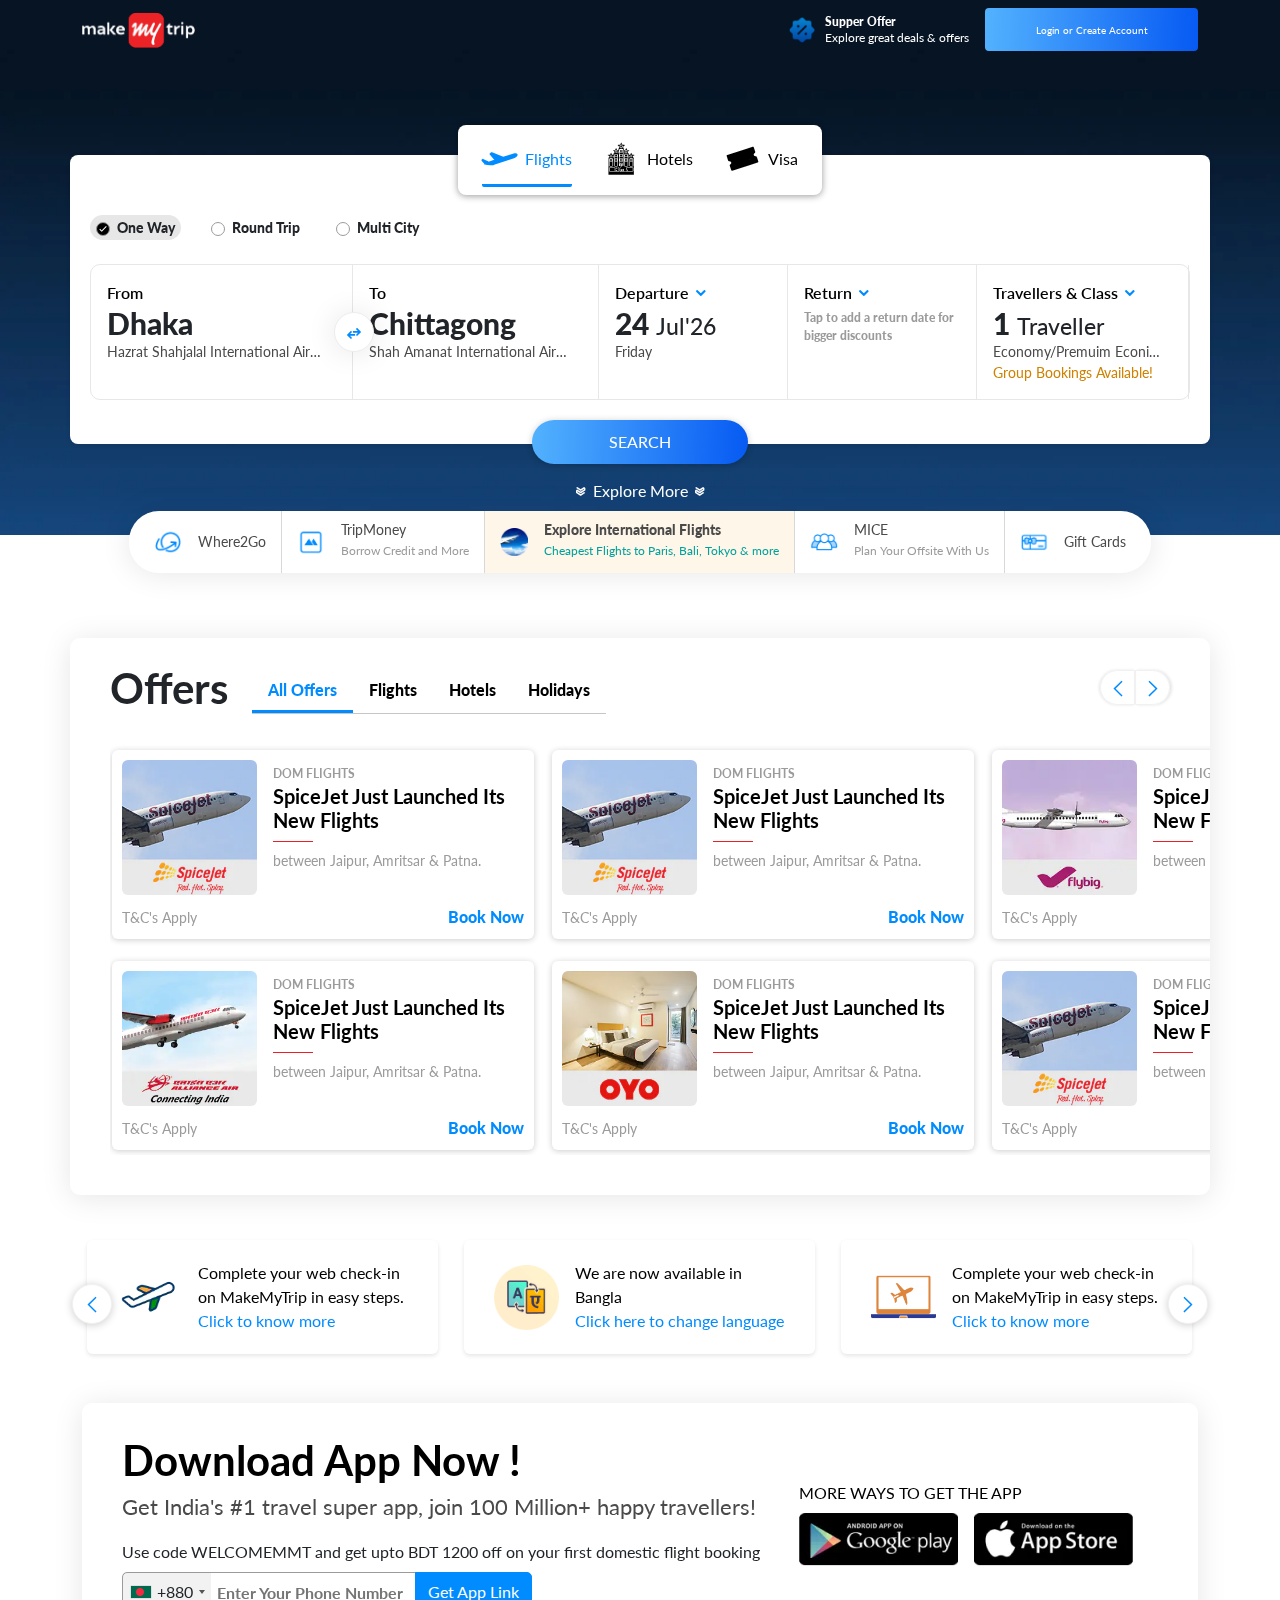
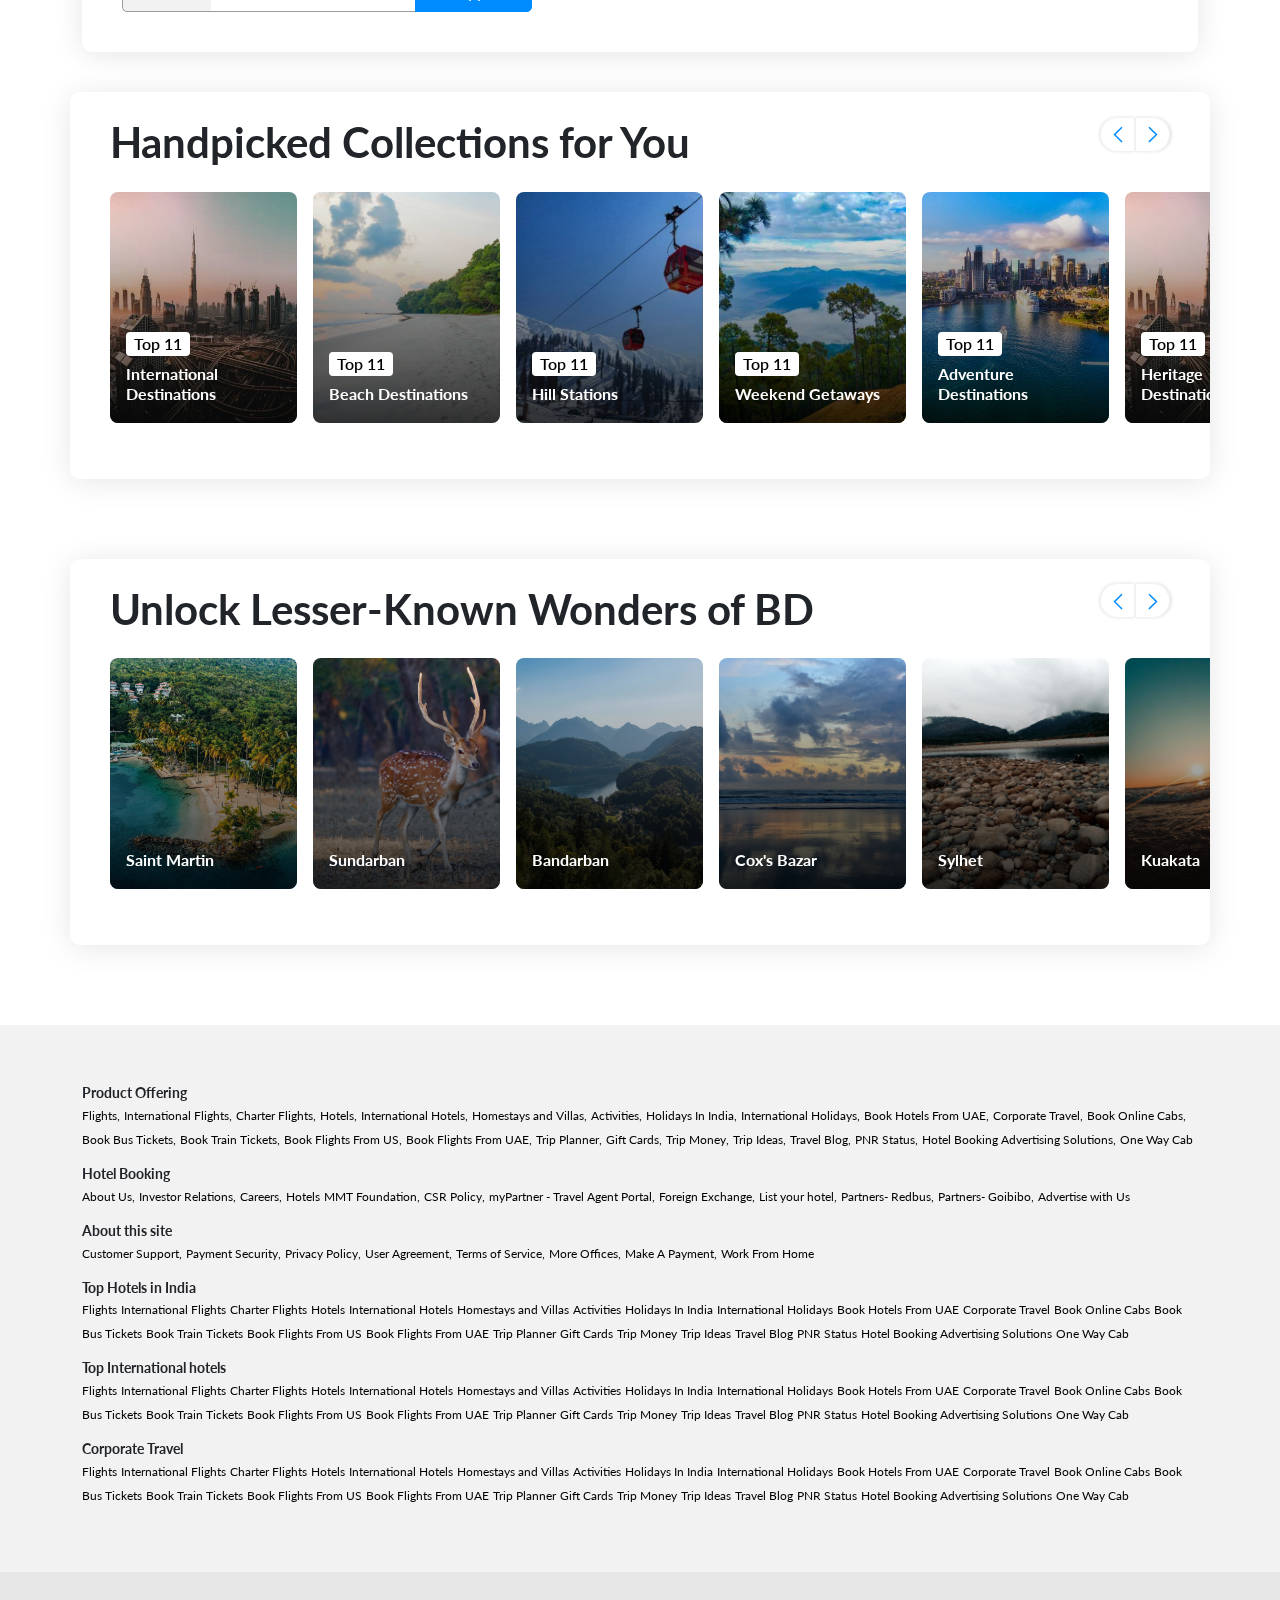
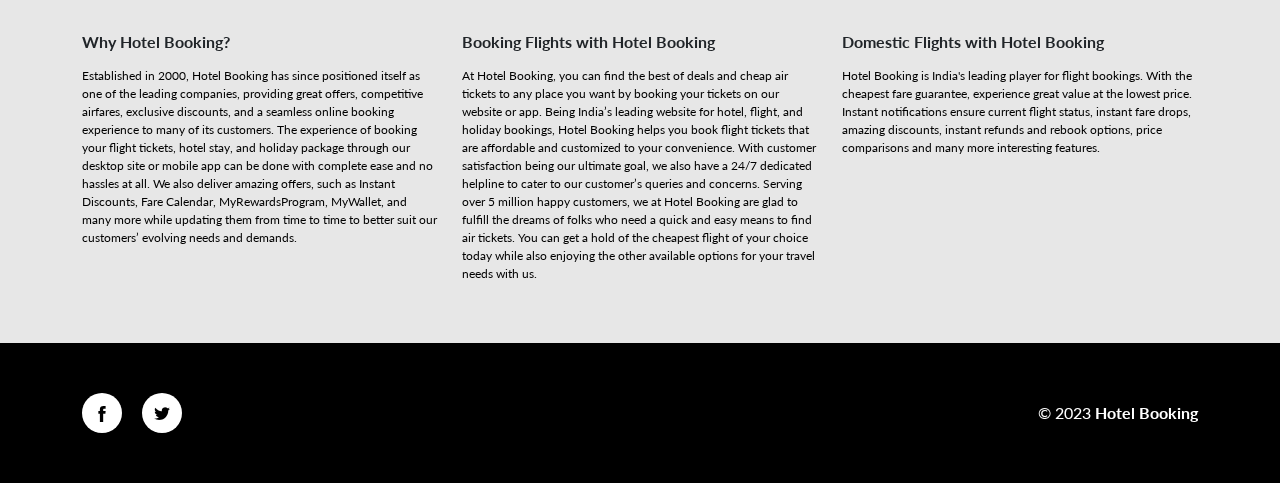
<file: index.html>
<!DOCTYPE html>
<html lang="en">
<head>
    <meta charset="UTF-8">
    
    <!-- responsive tag -->
    <meta http-equiv="X-UA-Compatible" content="IE=edge">
    <meta name="viewport" content="width=device-width, initial-scale=1.0">
    
    <!-- Fav Icon -->
    <link rel="icon" type="image/png" href="images/logo/image-logo.png">
    <title>Trip Booking</title>

    <!-- Inject:css -->
    <link rel="stylesheet" type="text/css" href="./assets/css/bootstrap.min.css">
    <link rel="stylesheet" type="text/css" href="./assets/css/icofonts/icofont.min.css">
    <link rel="stylesheet" type="text/css" href="./assets/css/owl-carousel/owl.carousel.min.css">
    <link rel="stylesheet" type="text/css" href="assets/css/fancybox.min.css">
    <link rel="stylesheet" type="text/css" href="assets/css/daterangepicker.css">
    <link rel="stylesheet" type="text/css" href="assets/css/datepicker.min.css">
    <link rel="stylesheet" type="text/css" href="assets/css/nice-select.css">
    <link rel="stylesheet" type="text/css" href="assets/css/inTelInput.css">
    <link rel="stylesheet" type="text/css" href="assets/css/animate.min.css">
    <link rel="stylesheet" type="text/css" href="./assets/css/style.css"> <!-- Template Stylesheet -->
    <link rel="stylesheet" type="text/css" href="./assets/css/responsive.css">

    <!--[if lt IE 9]>
    <script src="https://oss.maxcdn.com/html5shiv/3.7.2/html5shiv.min.js"></script>
    <script src="https://oss.maxcdn.com/respond/1.4.2/respond.min.js"></script>
    <![endif]-->

</head>
<body>

    <!-- Header -->

    <header class="trv-header">
        <div class="trv-toolbar">
            <div class="container">
                <div class="row align-items-center g-1">
                    <div class="col-4 col-sm-3">
                        <div class="logo">
                            <a href="./index.html"><img src="./assets/images/logo.png" alt="Booking"></a>
                        </div>
                    </div>
                    <div class="col-8 col-sm-9">
                        <div class="toolbar-right">
                            <div class="offer d-flex align-items-center">
                                <img src="./assets/images/icons/discount.png" alt="Offer Discount">
                                <div class="content">
                                    <p><b>Supper Offer</b></p>
                                    <p>Explore great deals & offers</p>
                                </div>
                            </div>
                            <button class="login-btn btn-sm d-sm-none"><i class="icofont-user-alt-4"></i></button>
                            <button class="login-btn">Login or Create Account</button>
                        </div>
                    </div>
                </div>
            </div>
        </div>
        <div class="header-wpr">
            <div class="container">
                <div class="main-header-container">
                    <div class="logo">
                        <a href="#"><img src="./assets/images/header-logo.png" alt="Booking"></a>
                    </div>
                    <ul class="nav main-nav">
                        <li class="nav-item">
                            <a href="./flight-result.html" class="nav-link active">
                                <i class="icofont-ui-flight"></i>
                                <p>Flights</p>
                            </a>
                        </li>
                        <li class="nav-item">
                            <a href="./hotel-result.html" class="nav-link">
                                <i class="icofont-5-star-hotel"></i>
                                <p>Hotels</p>
                            </a>
                        </li>
                        <li class="nav-item">
                            <a href="./visa-result.html" class="nav-link">
                                <i class="icofont-ticket"></i>
                                <p>Visa</p>
                            </a>
                        </li>
                    </ul>
                    <div class="toolbar-right">
                        <button class="login-btn btn-sm d-sm-none"><i class="icofont-user-alt-4"></i></button>
                        <button class="login-btn">Login or Create Account</button>
                    </div>
                </div>
            </div>
        </div>
    </header>

    <main class="trv-main-content">
        <!-- Banner -->
        <div class="trv-banner">
            <div class="container">
                <div class="row">
                    <div class="booking-filter-wpr">
                        <ul class="nav booking-filter-links justify-content-xl-center" id="myTab" role="tablist">
                            <li class="nav-item" role="presentation">
                                <a class="nav-link active" id="flights-tab" data-bs-toggle="tab" href="#flights" role="tab" aria-controls="flights" aria-selected="true">
                                    <i class="icofont-ui-flight"></i>
                                    <p>Flights</p>
                                </a>
                            </li>
                            <li class="nav-item" role="presentation">
                                <a class="nav-link" id="hotels-tab" data-bs-toggle="tab" href="#hotels" role="tab" aria-controls="hotels" aria-selected="false">
                                    <i class="icofont-5-star-hotel"></i>
                                    <p>Hotels</p>
                                </a>
                            </li>
                            <li class="nav-item" role="presentation">
                                <a class="nav-link" id="visa-tab" data-bs-toggle="tab" href="#visa" role="tab" aria-controls="visa" aria-selected="false">
                                    <i class="icofont-ticket"></i>
                                    <p>Visa</p>
                                </a>
                            </li>
                        </ul>
                        <div class="filter-container">
                            <div class="tab-content filter-content-wpr" id="myTabContent">
                                <div class="tab-pane fade show active" id="flights" role="tabpanel" aria-labelledby="flights-tab">
                                    <div class="flights-filter-content filter-content">
                                        <div class="filter-types">
                                            <div class="single-type">
                                                <label for="one-way">
                                                    <input type="radio" name="flight" id="one-way" checked>
                                                    One Way
                                                </label>
                                            </div>
                                            <div class="single-type">
                                                <label for="round-way">
                                                    <input type="radio" name="flight" id="round-way">
                                                    Round Trip
                                                </label>
                                            </div>
                                            <div class="single-type">
                                                <label for="multi-way">
                                                    <input type="radio" name="flight" id="multi-way">
                                                    Multi City
                                                </label>
                                            </div>
                                        </div>
                                        <div class="filter-options">
                                            <div class="single-option">
                                                <p class="option-label">From</p>
                                                <div class="option-select-wrapper airport-select">
                                                    <div class="option-select-btn">
                                                        <h2>Dhaka</h2>
                                                        <p>Hazrat Shahjalal International Airport</p>
                                                    </div>
                                                    <div class="option-select-content">
                                                        <div class="search">
                                                            <i class="icofont-search"></i>
                                                            <input spellcheck="false" type="text" placeholder="From">
                                                        </div>
                                                        <ul class="filter-options-list"></ul>
                                                    </div>
                                                </div>
                                            </div>
                                            <div class="single-option">
                                                <div class="toggle-airport"><i class="icofont-exchange"></i></div>
                                                <p class="option-label">To</p>
                                                <div class="option-select-wrapper airport-select">
                                                    <div class="option-select-btn">
                                                        <h2>Chittagong</h2>
                                                        <p>Shah Amanat International Airport</p>
                                                    </div>
                                                    <div class="option-select-content">
                                                        <div class="search">
                                                            <i class="icofont-search"></i>
                                                            <input spellcheck="false" type="text" placeholder="From">
                                                        </div>
                                                        <ul class="filter-options-list"></ul>
                                                    </div>
                                                </div>
                                            </div>
                                            <div class="single-option">
                                                <p class="option-label">Departure <i class="icofont-rounded-down"></i></p>
                                                <div class="option-select-wrapper">
                                                    <label for="dep-date" class="visually-hidden"></label>
                                                    <input type="text" class="datePicker visually-hidden" id="dep-date">
                                                    <div class="option-select-btn">
                                                        <h2>9 <sub>Jan'23</sub></h2>
                                                        <p>Monday</p>
                                                    </div>
                                                </div>
                                            </div>
                                            <div class="single-option">
                                                <p class="option-label">Return <i class="icofont-rounded-down"></i></p>
                                                <div class="option-select-wrapper">
                                                    <label for="re-date" class="visually-hidden"></label>
                                                    <input type="text" name="datetimes" class="datetimes visually-hidden" id="re-date">
                                                    <div class="option-select-btn">
                                                        <!-- <h2>9 <sub>Jan'23</sub></h2>
                                                        <p>Monday</p> -->
                                                        <p class="return-info">Tap to add a return date for bigger discounts</p>
                                                    </div>
                                                </div>
                                            </div>
                                            <div class="single-option">
                                                <p class="option-label">Travellers & Class <i class="icofont-rounded-down"></i></p>
                                                <div class="option-select-wrapper">
                                                    <div class="option-select-btn">
                                                        <h2>1 <sub>Traveller</sub></h2>
                                                        <p>Economy/Premuim Econimy</p>
                                                        <p class="info">Group Bookings Available!</p>
                                                    </div>
                                                    <div class="travel-options">
                                                        <div class="single-travel-option">
                                                            <p>ADULTS (12y +)</p>
                                                            <ul>
                                                                <li><input type="radio" name="adult" id="a1" checked><label for="a1">1</label></li>
                                                                <li><input type="radio" name="adult" id="a2"><label for="a2">2</label></li>
                                                                <li><input type="radio" name="adult" id="a3"><label for="a3">3</label></li>
                                                                <li><input type="radio" name="adult" id="a4"><label for="a4">4</label></li>
                                                                <li><input type="radio" name="adult" id="a5"><label for="a5">5</label></li>
                                                                <li><input type="radio" name="adult" id="a6"><label for="a6">6</label></li>
                                                                <li><input type="radio" name="adult" id="a7"><label for="a7">7</label></li>
                                                                <li><input type="radio" name="adult" id="a8"><label for="a8">8</label></li>
                                                                <li><input type="radio" name="adult" id="a9"><label for="a9">9</label></li>
                                                                <li><input type="radio" name="adult" id="a9+"><label for="a9+">>9</label></li>
                                                            </ul>
                                                        </div>
                                                        <div class="row">
                                                            <div class="col-6">
                                                                <div class="single-travel-option">
                                                                    <p>CHILDREN (2y - 12y )</p>
                                                                    <ul>
                                                                        <li><input type="radio" name="child" id="c1" checked><label for="c1">1</label></li>
                                                                        <li><input type="radio" name="child" id="c2"><label for="c2">2</label></li>
                                                                        <li><input type="radio" name="child" id="c3"><label for="c3">3</label></li>
                                                                        <li><input type="radio" name="child" id="c4"><label for="c4">4</label></li>
                                                                        <li><input type="radio" name="child" id="c5"><label for="c5">5</label></li>
                                                                        <li><input type="radio" name="child" id="c6"><label for="c6">6</label></li>
                                                                        <li><input type="radio" name="child" id="c6+"><label for="c6+">>9</label></li>
                                                                    </ul>
                                                                </div>
                                                            </div>
                                                            <div class="col-6">
                                                                <div class="single-travel-option">
                                                                    <p>INFANTS (below 2y)</p>
                                                                    <ul>
                                                                        <li><input type="radio" name="infant" id="i1" checked><label for="i1">1</label></li>
                                                                        <li><input type="radio" name="infant" id="i2"><label for="i2">2</label></li>
                                                                        <li><input type="radio" name="infant" id="i3"><label for="i3">3</label></li>
                                                                        <li><input type="radio" name="infant" id="i4"><label for="i4">4</label></li>
                                                                        <li><input type="radio" name="infant" id="i5"><label for="i5">5</label></li>
                                                                        <li><input type="radio" name="infant" id="i6"><label for="i6">6</label></li>
                                                                        <li><input type="radio" name="infant" id="i6+"><label for="i6+">>9</label></li>
                                                                    </ul>
                                                                </div>
                                                            </div>
                                                        </div>
                                                        <div class="single-travel-option">
                                                            <p>CHOOSE TRAVEL CLASS</p>
                                                            <ul class="ticket-cls">
                                                                <li><input type="radio" name="ticket-class" id="eco" checked><label for="eco">Economy/Premium Economy</label></li>
                                                                <li><input type="radio" name="ticket-class" id="pre-eco"><label for="pre-eco">Premium Economy</label></li>
                                                                <li><input type="radio" name="ticket-class" id="business"><label for="business">Business</label></li>
                                                            </ul>
                                                        </div>
                                                        <div class="text-end">
                                                            <button class="opts-apply flight-apply">Apply</button>
                                                        </div>
                                                    </div>
                                                </div>
                                            </div>
                                        </div>
                                        <div class="text-center">
                                            <a href="./flight-result.html" class="filter-submit">Search</a>
                                        </div>
                                    </div>
                                </div>
                                <div class="tab-pane fade" id="hotels" role="tabpanel" aria-labelledby="hotels-tab">
                                    <div class="room-filter-content filter-content">
                                        <div class="filter-types">
                                            <div class="single-type">
                                                <label for="five-rooms">
                                                    <input type="radio" name="room" id="five-rooms" checked>
                                                    UPTO 5 ROOMS
                                                </label>
                                            </div>
                                            <div class="single-type">
                                                <label for="five-rooms+">
                                                    <input type="radio" name="room" id="five-rooms+">
                                                    5+ ROOMS
                                                </label>
                                            </div>
                                        </div>
                                        <div class="filter-options">
                                            <div class="single-option">
                                                <p class="option-label">City, Property name or Location</p>
                                                <div class="option-select-wrapper hotel-select">
                                                    <div class="option-select-btn">
                                                        <h2>Dhaka</h2>
                                                        <p>Hotel La Meridian</p>
                                                    </div>
                                                    <div class="option-select-content">
                                                        <div class="search">
                                                            <i class="icofont-search"></i>
                                                            <input spellcheck="false" type="text" placeholder="From">
                                                        </div>
                                                        <ul class="filter-options-list"></ul>
                                                    </div>
                                                </div>
                                            </div>
                                            <div class="single-option">
                                                <p class="option-label">Check In <i class="icofont-rounded-down"></i></p>
                                                <div class="option-select-wrapper">
                                                    <label for="chk-in-date" class="visually-hidden"></label>
                                                    <input type="text" class="datePicker visually-hidden" id="chk-in-date">
                                                    <div class="option-select-btn">
                                                        <h2>9 <sub>Jan'23</sub></h2>
                                                        <p>Monday</p>
                                                    </div>
                                                </div>
                                            </div>
                                            <div class="single-option">
                                                <p class="option-label">Check Out <i class="icofont-rounded-down"></i></p>
                                                <div class="option-select-wrapper">
                                                    <label for="chk-out-date" class="visually-hidden"></label>
                                                    <input type="text" class="datePicker visually-hidden" id="chk-out-date">
                                                    <div class="option-select-btn">
                                                        <h2>12 <sub>Jan'23</sub></h2>
                                                        <p>Monday</p>
                                                    </div>
                                                </div>
                                            </div>
                                            <div class="single-option">
                                                <p class="option-label">Rooms & Guests <i class="icofont-rounded-down"></i></p>
                                                <div class="option-select-wrapper">
                                                    <div class="option-select-btn">
                                                        <h2>1 <sub>Room</sub> 4 <sub>Adults</sub></h2>
                                                    </div>
                                                    <div class="room-options">
                                                        <div class="single-room-option">
                                                            <p>Rooms</p>
                                                            <div class="room-quantity">
                                                                <button class="qun-dwn"><i class="icofont-minus"></i></button>
                                                                <input type="number" class="quantity-input" value="1">
                                                                <button class="qun-up"><i class="icofont-plus"></i></button>
                                                            </div>
                                                        </div>
                                                        <div class="single-room-option">
                                                            <p>ADULTS (12y +)</p>
                                                            <div class="room-quantity">
                                                                <button class="qun-dwn"><i class="icofont-minus"></i></button>
                                                                <input type="number" class="quantity-input" value="1">
                                                                <button class="qun-up"><i class="icofont-plus"></i></button>
                                                            </div>
                                                        </div>
                                                        <div class="single-room-option">
                                                            <p>CHILDREN (below 12y)</p>
                                                            <div class="room-quantity">
                                                                <button class="qun-dwn"><i class="icofont-minus"></i></button>
                                                                <input type="number" class="quantity-input" value="1">
                                                                <button class="qun-up"><i class="icofont-plus"></i></button>
                                                            </div>
                                                        </div>
                                                        <div class="text-end">
                                                            <button class="opts-apply room-apply">Apply</button>
                                                        </div>
                                                    </div>
                                                </div>
                                            </div>
                                            <div class="single-option">
                                                <p class="option-label">Price Per Night <i class="icofont-rounded-down"></i></p>
                                                <div class="option-select-wrapper">
                                                    <div class="option-select-btn">
                                                        <select name="room-rent" id="room-rent">
                                                            <option value="0">৳0 - ৳1500</option>
                                                            <option value="1">৳1500 - ৳2500</option>
                                                            <option value="2" selected>৳2500 - ৳3500</option>
                                                            <option value="3">৳5000 - ৳15000</option>
                                                        </select>
                                                    </div>
                                                </div>
                                            </div>
                                        </div>
                                        <div class="text-center">
                                            <a href="./hotel-result.html" class="filter-submit">Search</a>
                                        </div>
                                    </div>
                                </div>
                                <div class="tab-pane fade" id="visa" role="tabpanel" aria-labelledby="visa-tab">
                                    <div class="visa-filter-content filter-content">
                                        <div class="filter-options">
                                            <div class="single-option">
                                                <p class="option-label">Country</p>
                                                <div class="option-select-wrapper country-select">
                                                    <div class="option-select-btn">
                                                        <h2>United Arab Emirates</h2>
                                                        <p>AE</p>
                                                    </div>
                                                    <div class="option-select-content">
                                                        <div class="search">
                                                            <i class="icofont-search"></i>
                                                            <input spellcheck="false" type="text" placeholder="From">
                                                        </div>
                                                        <ul class="filter-options-list"></ul>
                                                    </div>
                                                </div>
                                            </div>
                                            <div class="single-option">
                                                <p class="option-label">Intended Flying Date <i class="icofont-rounded-down"></i></p>
                                                <div class="option-select-wrapper">
                                                    <label for="fly-date" class="visually-hidden"></label>
                                                    <input type="text" class="datePicker visually-hidden" id="fly-date">
                                                    <div class="option-select-btn">
                                                        <h2>22 <sub>Jan'23</sub></h2>
                                                        <p>Monday</p>
                                                    </div>
                                                </div>
                                            </div>
                                            <div class="single-option">
                                                <p class="option-label">Nationality</p>
                                                <div class="option-select-wrapper country-select">
                                                    <div class="option-select-btn">
                                                        <h2>BD</h2>
                                                        <p>Bangladesh</p>
                                                    </div>
                                                    <div class="option-select-content">
                                                        <div class="search">
                                                            <i class="icofont-search"></i>
                                                            <input spellcheck="false" type="text" placeholder="From">
                                                        </div>
                                                        <ul class="filter-options-list"></ul>
                                                    </div>
                                                </div>
                                            </div>
                                            <div class="single-option">
                                                <p class="option-label">Travellers <i class="icofont-rounded-down"></i></p>
                                                <div class="option-select-wrapper">
                                                    <div class="option-select-btn">
                                                        <div class="traveller-quantity">
                                                            <button class="qun-dwn"><i class="icofont-minus"></i></button>
                                                            <input type="number" class="quantity-input" value="1">
                                                            <button class="qun-up"><i class="icofont-plus"></i></button>
                                                        </div>
                                                    </div>
                                                </div>
                                            </div>
                                        </div>
                                        <div class="text-center">
                                            <a href="./visa-result.html" class="filter-submit">Search</a>
                                        </div>
                                    </div>
                                </div>
                            </div>
                        </div>
                    </div>
                </div>
            </div>
        </div>

        <!-- Explore More -->
        <div class="trv-explore-more">
            <div class="container">
                <div class="row">
                    <div class="explore-more-wpr">
                        <p class="explore-txt"><i class="icofont-stylish-down"></i> Explore More <i class="icofont-stylish-down"></i></p>
                        <div class="more-options-wpr">
                            <a href="#" class="single-option">
                                <img src="./assets/images/icons/wheretogo.png" alt="Globe">
                                <div class="option-content">
                                    <p>Where2Go</p>
                                </div>
                            </a>
                            <a href="#" class="single-option">
                                <img src="./assets/images/icons/trip-money.png" alt="Trip Money">
                                <div class="option-content">
                                    <p>TripMoney</p>
                                    <span>Borrow Credit and More</span>
                                </div>
                            </a>
                            <a href="#" class="single-option active">
                                <img src="./assets/images/icons/tert_flights.webp" alt="Flights">
                                <div class="option-content">
                                    <p>Explore International Flights</p>
                                    <span>Cheapest Flights to Paris, Bali, Tokyo & more</span>
                                </div>
                            </a>
                            <a href="#" class="single-option">
                                <img src="./assets/images/icons/mice.png" alt="Mice">
                                <div class="option-content">
                                    <p>MICE</p>
                                    <span>Plan Your Offsite With Us</span>
                                </div>
                            </a>
                            <a href="#" class="single-option">
                                <img src="./assets/images/icons/gift-card.png" alt="Gift Card">
                                <div class="option-content">
                                    <p>Gift Cards</p>
                                </div>
                            </a>
                        </div>
                    </div>
                </div>
            </div>
        </div>

        <!-- Offers -->
        <div class="trv-offers">
            <div class="container">
                <div class="row">
                    <div class="offers-wpr">
                        <div class="offers-sec-heading">
                            <h2>Offers</h2>
                            <ul class="nav offers-filter-links justify-content-xl-center" id="offerTab" role="tablist">
                                <li class="nav-item" role="presentation">
                                    <a class="nav-link active" id="all-tab" data-bs-toggle="tab" href="#all" role="tab" aria-controls="all" aria-selected="true">All Offers</a>
                                </li>
                                <li class="nav-item" role="presentation">
                                    <a class="nav-link" id="flights-offer-tab" data-bs-toggle="tab" href="#flights-offer" role="tab" aria-controls="flights-offer" aria-selected="true">Flights</a>
                                </li>
                                <li class="nav-item" role="presentation">
                                    <a class="nav-link" id="hotels-offer-tab" data-bs-toggle="tab" href="#hotels-offer" role="tab" aria-controls="hotels-offer" aria-selected="false">Hotels</a>
                                </li>
                                <li class="nav-item" role="presentation">
                                    <a class="nav-link" id="holidays-offer-tab" data-bs-toggle="tab" href="#holidays-offer" role="tab" aria-controls="holidays-offer" aria-selected="false">Holidays</a>
                                </li>
                            </ul>
                        </div>
                        <div class="offer-container">
                            <div class="tab-content offers-content" id="offerTabContent">
                                <div class="tab-pane fade show active" id="all" role="tabpanel" aria-labelledby="all-tab">
                                    <div class="offers-slider owl-carousel">
                                        <div class="slider-item">
                                            <div class="offer-item">
                                                <div class="item-inner">
                                                    <img src="./assets/images/package/spicejet.webp" alt="Spice Jet">
                                                    <div class="item-content">
                                                        <span class="offer-tag">DOM FLIGHTS</span>
                                                        <a href="#"><h5 class="offer-name">SpiceJet Just Launched Its New Flights</h5></a>
                                                        <p class="offer-des">between Jaipur, Amritsar & Patna.</p>
                                                    </div>
                                                </div>
                                                <div class="item-footer">
                                                    <span>T&C's Apply</span>
                                                    <a href="#" class="book-flight">Book Now</a>
                                                </div>
                                            </div>
                                            <div class="offer-item">
                                                <div class="item-inner">
                                                    <img src="./assets/images/package/alliance.webp" alt="Alliance">
                                                    <div class="item-content">
                                                        <span class="offer-tag">DOM FLIGHTS</span>
                                                        <a href="#"><h5 class="offer-name">SpiceJet Just Launched Its New Flights</h5></a>
                                                        <p class="offer-des">between Jaipur, Amritsar & Patna.</p>
                                                    </div>
                                                </div>
                                                <div class="item-footer">
                                                    <span>T&C's Apply</span>
                                                    <a href="#" class="book-flight">Book Now</a>
                                                </div>
                                            </div>
                                        </div>
                                        <div class="slider-item">
                                            <div class="offer-item">
                                                <div class="item-inner">
                                                    <img src="./assets/images/package/spicejet.webp" alt="Spice Jet">
                                                    <div class="item-content">
                                                        <span class="offer-tag">DOM FLIGHTS</span>
                                                        <a href="#"><h5 class="offer-name">SpiceJet Just Launched Its New Flights</h5></a>
                                                        <p class="offer-des">between Jaipur, Amritsar & Patna.</p>
                                                    </div>
                                                </div>
                                                <div class="item-footer">
                                                    <span>T&C's Apply</span>
                                                    <a href="#" class="book-flight">Book Now</a>
                                                </div>
                                            </div>
                                            <div class="offer-item">
                                                <div class="item-inner">
                                                    <img src="./assets/images/package/oyo.webp" alt="OYO">
                                                    <div class="item-content">
                                                        <span class="offer-tag">DOM FLIGHTS</span>
                                                        <a href="#"><h5 class="offer-name">SpiceJet Just Launched Its New Flights</h5></a>
                                                        <p class="offer-des">between Jaipur, Amritsar & Patna.</p>
                                                    </div>
                                                </div>
                                                <div class="item-footer">
                                                    <span>T&C's Apply</span>
                                                    <a href="#" class="book-flight">Book Now</a>
                                                </div>
                                            </div>
                                        </div>
                                        <div class="slider-item">
                                            <div class="offer-item">
                                                <div class="item-inner">
                                                    <img src="./assets/images/package/flybig-.webp" alt="Fly Big">
                                                    <div class="item-content">
                                                        <span class="offer-tag">DOM FLIGHTS</span>
                                                        <a href="#"><h5 class="offer-name">SpiceJet Just Launched Its New Flights</h5></a>
                                                        <p class="offer-des">between Jaipur, Amritsar & Patna.</p>
                                                    </div>
                                                </div>
                                                <div class="item-footer">
                                                    <span>T&C's Apply</span>
                                                    <a href="#" class="book-flight">Book Now</a>
                                                </div>
                                            </div>
                                            <div class="offer-item">
                                                <div class="item-inner">
                                                    <img src="./assets/images/package/spicejet.webp" alt="Spice Jet">
                                                    <div class="item-content">
                                                        <span class="offer-tag">DOM FLIGHTS</span>
                                                        <a href="#"><h5 class="offer-name">SpiceJet Just Launched Its New Flights</h5></a>
                                                        <p class="offer-des">between Jaipur, Amritsar & Patna.</p>
                                                    </div>
                                                </div>
                                                <div class="item-footer">
                                                    <span>T&C's Apply</span>
                                                    <a href="#" class="book-flight">Book Now</a>
                                                </div>
                                            </div>
                                        </div>
                                        <div class="slider-item">
                                            <div class="offer-item">
                                                <div class="item-inner">
                                                    <img src="./assets/images/package/flight-tax.webp" alt="Flight">
                                                    <div class="item-content">
                                                        <span class="offer-tag">DOM FLIGHTS</span>
                                                        <a href="#"><h5 class="offer-name">SpiceJet Just Launched Its New Flights</h5></a>
                                                        <p class="offer-des">between Jaipur, Amritsar & Patna.</p>
                                                    </div>
                                                </div>
                                                <div class="item-footer">
                                                    <span>T&C's Apply</span>
                                                    <a href="#" class="book-flight">Book Now</a>
                                                </div>
                                            </div>
                                            <div class="offer-item">
                                                <div class="item-inner">
                                                    <img src="./assets/images/package/spicejet.webp" alt="Spice Jet">
                                                    <div class="item-content">
                                                        <span class="offer-tag">DOM FLIGHTS</span>
                                                        <a href="#"><h5 class="offer-name">SpiceJet Just Launched Its New Flights</h5></a>
                                                        <p class="offer-des">between Jaipur, Amritsar & Patna.</p>
                                                    </div>
                                                </div>
                                                <div class="item-footer">
                                                    <span>T&C's Apply</span>
                                                    <a href="#" class="book-flight">Book Now</a>
                                                </div>
                                            </div>
                                        </div>
                                    </div>
                                </div>
                                <div class="tab-pane fade" id="flights-offer" role="tabpanel" aria-labelledby="flights-offer-tab">
                                    <div class="offers-slider owl-carousel">
                                        <div class="slider-item">
                                            <div class="offer-item">
                                                <div class="item-inner">
                                                    <img src="./assets/images/package/spicejet.webp" alt="Spice Jet">
                                                    <div class="item-content">
                                                        <span class="offer-tag">DOM FLIGHTS</span>
                                                        <a href="#"><h5 class="offer-name">SpiceJet Just Launched Its New Flights</h5></a>
                                                        <p class="offer-des">between Jaipur, Amritsar & Patna.</p>
                                                    </div>
                                                </div>
                                                <div class="item-footer">
                                                    <span>T&C's Apply</span>
                                                    <a href="#" class="book-flight">Book Now</a>
                                                </div>
                                            </div>
                                            <div class="offer-item">
                                                <div class="item-inner">
                                                    <img src="./assets/images/package/alliance.webp" alt="Alliance">
                                                    <div class="item-content">
                                                        <span class="offer-tag">DOM FLIGHTS</span>
                                                        <a href="#"><h5 class="offer-name">SpiceJet Just Launched Its New Flights</h5></a>
                                                        <p class="offer-des">between Jaipur, Amritsar & Patna.</p>
                                                    </div>
                                                </div>
                                                <div class="item-footer">
                                                    <span>T&C's Apply</span>
                                                    <a href="#" class="book-flight">Book Now</a>
                                                </div>
                                            </div>
                                        </div>
                                        <div class="slider-item">
                                            <div class="offer-item">
                                                <div class="item-inner">
                                                    <img src="./assets/images/package/spicejet.webp" alt="Spice Jet">
                                                    <div class="item-content">
                                                        <span class="offer-tag">DOM FLIGHTS</span>
                                                        <a href="#"><h5 class="offer-name">SpiceJet Just Launched Its New Flights</h5></a>
                                                        <p class="offer-des">between Jaipur, Amritsar & Patna.</p>
                                                    </div>
                                                </div>
                                                <div class="item-footer">
                                                    <span>T&C's Apply</span>
                                                    <a href="#" class="book-flight">Book Now</a>
                                                </div>
                                            </div>
                                            <div class="offer-item">
                                                <div class="item-inner">
                                                    <img src="./assets/images/package/oyo.webp" alt="OYO">
                                                    <div class="item-content">
                                                        <span class="offer-tag">DOM FLIGHTS</span>
                                                        <a href="#"><h5 class="offer-name">SpiceJet Just Launched Its New Flights</h5></a>
                                                        <p class="offer-des">between Jaipur, Amritsar & Patna.</p>
                                                    </div>
                                                </div>
                                                <div class="item-footer">
                                                    <span>T&C's Apply</span>
                                                    <a href="#" class="book-flight">Book Now</a>
                                                </div>
                                            </div>
                                        </div>
                                        <div class="slider-item">
                                            <div class="offer-item">
                                                <div class="item-inner">
                                                    <img src="./assets/images/package/flybig-.webp" alt="Fly Big">
                                                    <div class="item-content">
                                                        <span class="offer-tag">DOM FLIGHTS</span>
                                                        <a href="#"><h5 class="offer-name">SpiceJet Just Launched Its New Flights</h5></a>
                                                        <p class="offer-des">between Jaipur, Amritsar & Patna.</p>
                                                    </div>
                                                </div>
                                                <div class="item-footer">
                                                    <span>T&C's Apply</span>
                                                    <a href="#" class="book-flight">Book Now</a>
                                                </div>
                                            </div>
                                            <div class="offer-item">
                                                <div class="item-inner">
                                                    <img src="./assets/images/package/spicejet.webp" alt="Spice Jet">
                                                    <div class="item-content">
                                                        <span class="offer-tag">DOM FLIGHTS</span>
                                                        <a href="#"><h5 class="offer-name">SpiceJet Just Launched Its New Flights</h5></a>
                                                        <p class="offer-des">between Jaipur, Amritsar & Patna.</p>
                                                    </div>
                                                </div>
                                                <div class="item-footer">
                                                    <span>T&C's Apply</span>
                                                    <a href="#" class="book-flight">Book Now</a>
                                                </div>
                                            </div>
                                        </div>
                                        <div class="slider-item">
                                            <div class="offer-item">
                                                <div class="item-inner">
                                                    <img src="./assets/images/package/flight-tax.webp" alt="Flight">
                                                    <div class="item-content">
                                                        <span class="offer-tag">DOM FLIGHTS</span>
                                                        <a href="#"><h5 class="offer-name">SpiceJet Just Launched Its New Flights</h5></a>
                                                        <p class="offer-des">between Jaipur, Amritsar & Patna.</p>
                                                    </div>
                                                </div>
                                                <div class="item-footer">
                                                    <span>T&C's Apply</span>
                                                    <a href="#" class="book-flight">Book Now</a>
                                                </div>
                                            </div>
                                            <div class="offer-item">
                                                <div class="item-inner">
                                                    <img src="./assets/images/package/spicejet.webp" alt="Spice Jet">
                                                    <div class="item-content">
                                                        <span class="offer-tag">DOM FLIGHTS</span>
                                                        <a href="#"><h5 class="offer-name">SpiceJet Just Launched Its New Flights</h5></a>
                                                        <p class="offer-des">between Jaipur, Amritsar & Patna.</p>
                                                    </div>
                                                </div>
                                                <div class="item-footer">
                                                    <span>T&C's Apply</span>
                                                    <a href="#" class="book-flight">Book Now</a>
                                                </div>
                                            </div>
                                        </div>
                                    </div>
                                </div>
                                <div class="tab-pane fade" id="hotels-offer" role="tabpanel" aria-labelledby="hotels-offer-tab">
                                    <div class="offers-slider owl-carousel">
                                        <div class="slider-item">
                                            <div class="offer-item">
                                                <div class="item-inner">
                                                    <img src="./assets/images/package/spicejet.webp" alt="Spice Jet">
                                                    <div class="item-content">
                                                        <span class="offer-tag">DOM FLIGHTS</span>
                                                        <a href="#"><h5 class="offer-name">SpiceJet Just Launched Its New Flights</h5></a>
                                                        <p class="offer-des">between Jaipur, Amritsar & Patna.</p>
                                                    </div>
                                                </div>
                                                <div class="item-footer">
                                                    <span>T&C's Apply</span>
                                                    <a href="#" class="book-flight">Book Now</a>
                                                </div>
                                            </div>
                                            <div class="offer-item">
                                                <div class="item-inner">
                                                    <img src="./assets/images/package/alliance.webp" alt="Alliance">
                                                    <div class="item-content">
                                                        <span class="offer-tag">DOM FLIGHTS</span>
                                                        <a href="#"><h5 class="offer-name">SpiceJet Just Launched Its New Flights</h5></a>
                                                        <p class="offer-des">between Jaipur, Amritsar & Patna.</p>
                                                    </div>
                                                </div>
                                                <div class="item-footer">
                                                    <span>T&C's Apply</span>
                                                    <a href="#" class="book-flight">Book Now</a>
                                                </div>
                                            </div>
                                        </div>
                                        <div class="slider-item">
                                            <div class="offer-item">
                                                <div class="item-inner">
                                                    <img src="./assets/images/package/spicejet.webp" alt="Spice Jet">
                                                    <div class="item-content">
                                                        <span class="offer-tag">DOM FLIGHTS</span>
                                                        <a href="#"><h5 class="offer-name">SpiceJet Just Launched Its New Flights</h5></a>
                                                        <p class="offer-des">between Jaipur, Amritsar & Patna.</p>
                                                    </div>
                                                </div>
                                                <div class="item-footer">
                                                    <span>T&C's Apply</span>
                                                    <a href="#" class="book-flight">Book Now</a>
                                                </div>
                                            </div>
                                            <div class="offer-item">
                                                <div class="item-inner">
                                                    <img src="./assets/images/package/oyo.webp" alt="OYO">
                                                    <div class="item-content">
                                                        <span class="offer-tag">DOM FLIGHTS</span>
                                                        <a href="#"><h5 class="offer-name">SpiceJet Just Launched Its New Flights</h5></a>
                                                        <p class="offer-des">between Jaipur, Amritsar & Patna.</p>
                                                    </div>
                                                </div>
                                                <div class="item-footer">
                                                    <span>T&C's Apply</span>
                                                    <a href="#" class="book-flight">Book Now</a>
                                                </div>
                                            </div>
                                        </div>
                                        <div class="slider-item">
                                            <div class="offer-item">
                                                <div class="item-inner">
                                                    <img src="./assets/images/package/flybig-.webp" alt="Fly Big">
                                                    <div class="item-content">
                                                        <span class="offer-tag">DOM FLIGHTS</span>
                                                        <a href="#"><h5 class="offer-name">SpiceJet Just Launched Its New Flights</h5></a>
                                                        <p class="offer-des">between Jaipur, Amritsar & Patna.</p>
                                                    </div>
                                                </div>
                                                <div class="item-footer">
                                                    <span>T&C's Apply</span>
                                                    <a href="#" class="book-flight">Book Now</a>
                                                </div>
                                            </div>
                                            <div class="offer-item">
                                                <div class="item-inner">
                                                    <img src="./assets/images/package/spicejet.webp" alt="Spice Jet">
                                                    <div class="item-content">
                                                        <span class="offer-tag">DOM FLIGHTS</span>
                                                        <a href="#"><h5 class="offer-name">SpiceJet Just Launched Its New Flights</h5></a>
                                                        <p class="offer-des">between Jaipur, Amritsar & Patna.</p>
                                                    </div>
                                                </div>
                                                <div class="item-footer">
                                                    <span>T&C's Apply</span>
                                                    <a href="#" class="book-flight">Book Now</a>
                                                </div>
                                            </div>
                                        </div>
                                        <div class="slider-item">
                                            <div class="offer-item">
                                                <div class="item-inner">
                                                    <img src="./assets/images/package/flight-tax.webp" alt="Flight">
                                                    <div class="item-content">
                                                        <span class="offer-tag">DOM FLIGHTS</span>
                                                        <a href="#"><h5 class="offer-name">SpiceJet Just Launched Its New Flights</h5></a>
                                                        <p class="offer-des">between Jaipur, Amritsar & Patna.</p>
                                                    </div>
                                                </div>
                                                <div class="item-footer">
                                                    <span>T&C's Apply</span>
                                                    <a href="#" class="book-flight">Book Now</a>
                                                </div>
                                            </div>
                                            <div class="offer-item">
                                                <div class="item-inner">
                                                    <img src="./assets/images/package/spicejet.webp" alt="Spice Jet">
                                                    <div class="item-content">
                                                        <span class="offer-tag">DOM FLIGHTS</span>
                                                        <a href="#"><h5 class="offer-name">SpiceJet Just Launched Its New Flights</h5></a>
                                                        <p class="offer-des">between Jaipur, Amritsar & Patna.</p>
                                                    </div>
                                                </div>
                                                <div class="item-footer">
                                                    <span>T&C's Apply</span>
                                                    <a href="#" class="book-flight">Book Now</a>
                                                </div>
                                            </div>
                                        </div>
                                    </div>
                                </div>
                                <div class="tab-pane fade" id="holidays-offer" role="tabpanel" aria-labelledby="holidays-offer-tab">
                                    <div class="offers-slider owl-carousel">
                                        <div class="slider-item">
                                            <div class="offer-item">
                                                <div class="item-inner">
                                                    <img src="./assets/images/package/spicejet.webp" alt="Spice Jet">
                                                    <div class="item-content">
                                                        <span class="offer-tag">DOM FLIGHTS</span>
                                                        <a href="#"><h5 class="offer-name">SpiceJet Just Launched Its New Flights</h5></a>
                                                        <p class="offer-des">between Jaipur, Amritsar & Patna.</p>
                                                    </div>
                                                </div>
                                                <div class="item-footer">
                                                    <span>T&C's Apply</span>
                                                    <a href="#" class="book-flight">Book Now</a>
                                                </div>
                                            </div>
                                            <div class="offer-item">
                                                <div class="item-inner">
                                                    <img src="./assets/images/package/alliance.webp" alt="Alliance">
                                                    <div class="item-content">
                                                        <span class="offer-tag">DOM FLIGHTS</span>
                                                        <a href="#"><h5 class="offer-name">SpiceJet Just Launched Its New Flights</h5></a>
                                                        <p class="offer-des">between Jaipur, Amritsar & Patna.</p>
                                                    </div>
                                                </div>
                                                <div class="item-footer">
                                                    <span>T&C's Apply</span>
                                                    <a href="#" class="book-flight">Book Now</a>
                                                </div>
                                            </div>
                                        </div>
                                        <div class="slider-item">
                                            <div class="offer-item">
                                                <div class="item-inner">
                                                    <img src="./assets/images/package/spicejet.webp" alt="Spice Jet">
                                                    <div class="item-content">
                                                        <span class="offer-tag">DOM FLIGHTS</span>
                                                        <a href="#"><h5 class="offer-name">SpiceJet Just Launched Its New Flights</h5></a>
                                                        <p class="offer-des">between Jaipur, Amritsar & Patna.</p>
                                                    </div>
                                                </div>
                                                <div class="item-footer">
                                                    <span>T&C's Apply</span>
                                                    <a href="#" class="book-flight">Book Now</a>
                                                </div>
                                            </div>
                                            <div class="offer-item">
                                                <div class="item-inner">
                                                    <img src="./assets/images/package/oyo.webp" alt="OYO">
                                                    <div class="item-content">
                                                        <span class="offer-tag">DOM FLIGHTS</span>
                                                        <a href="#"><h5 class="offer-name">SpiceJet Just Launched Its New Flights</h5></a>
                                                        <p class="offer-des">between Jaipur, Amritsar & Patna.</p>
                                                    </div>
                                                </div>
                                                <div class="item-footer">
                                                    <span>T&C's Apply</span>
                                                    <a href="#" class="book-flight">Book Now</a>
                                                </div>
                                            </div>
                                        </div>
                                        <div class="slider-item">
                                            <div class="offer-item">
                                                <div class="item-inner">
                                                    <img src="./assets/images/package/flybig-.webp" alt="Fly Big">
                                                    <div class="item-content">
                                                        <span class="offer-tag">DOM FLIGHTS</span>
                                                        <a href="#"><h5 class="offer-name">SpiceJet Just Launched Its New Flights</h5></a>
                                                        <p class="offer-des">between Jaipur, Amritsar & Patna.</p>
                                                    </div>
                                                </div>
                                                <div class="item-footer">
                                                    <span>T&C's Apply</span>
                                                    <a href="#" class="book-flight">Book Now</a>
                                                </div>
                                            </div>
                                            <div class="offer-item">
                                                <div class="item-inner">
                                                    <img src="./assets/images/package/spicejet.webp" alt="Spice Jet">
                                                    <div class="item-content">
                                                        <span class="offer-tag">DOM FLIGHTS</span>
                                                        <a href="#"><h5 class="offer-name">SpiceJet Just Launched Its New Flights</h5></a>
                                                        <p class="offer-des">between Jaipur, Amritsar & Patna.</p>
                                                    </div>
                                                </div>
                                                <div class="item-footer">
                                                    <span>T&C's Apply</span>
                                                    <a href="#" class="book-flight">Book Now</a>
                                                </div>
                                            </div>
                                        </div>
                                        <div class="slider-item">
                                            <div class="offer-item">
                                                <div class="item-inner">
                                                    <img src="./assets/images/package/flight-tax.webp" alt="Flight">
                                                    <div class="item-content">
                                                        <span class="offer-tag">DOM FLIGHTS</span>
                                                        <a href="#"><h5 class="offer-name">SpiceJet Just Launched Its New Flights</h5></a>
                                                        <p class="offer-des">between Jaipur, Amritsar & Patna.</p>
                                                    </div>
                                                </div>
                                                <div class="item-footer">
                                                    <span>T&C's Apply</span>
                                                    <a href="#" class="book-flight">Book Now</a>
                                                </div>
                                            </div>
                                            <div class="offer-item">
                                                <div class="item-inner">
                                                    <img src="./assets/images/package/spicejet.webp" alt="Spice Jet">
                                                    <div class="item-content">
                                                        <span class="offer-tag">DOM FLIGHTS</span>
                                                        <a href="#"><h5 class="offer-name">SpiceJet Just Launched Its New Flights</h5></a>
                                                        <p class="offer-des">between Jaipur, Amritsar & Patna.</p>
                                                    </div>
                                                </div>
                                                <div class="item-footer">
                                                    <span>T&C's Apply</span>
                                                    <a href="#" class="book-flight">Book Now</a>
                                                </div>
                                            </div>
                                        </div>
                                    </div>
                                </div>
                            </div>
                        </div>
                    </div>
                </div>
            </div>
        </div>

        <!-- Quick Links -->
        <div class="trv-quick-links">
            <div class="container">
                <div class="row">
                    <div class="quick-links-wpr">
                        <div class="quick-links-slider owl-carousel">
                            <a href="#" class="single-link">
                                <img src="./assets/images/icons/fight-book.webp" alt="Flight Booking">
                                <div class="content">
                                    <p>Complete your web check-in on MakeMyTrip in easy steps.</p>
                                    <p class="know-more">Click to know more</p>
                                </div>
                            </a>
                            <a href="#" class="single-link">
                                <img src="./assets/images/icons/language.png" alt="Language Change">
                                <div class="content">
                                    <p>We are now available in Bangla</p>
                                    <p class="know-more">Click here to change language</p>
                                </div>
                            </a>
                            <a href="#" class="single-link">
                                <img src="./assets/images/icons/web-check.png" alt="Flight Website">
                                <div class="content">
                                    <p>Complete your web check-in on MakeMyTrip in easy steps.</p>
                                    <p class="know-more">Click to know more</p>
                                </div>
                            </a>
                            <a href="#" class="single-link">
                                <img src="./assets/images/icons/flight-update.webp" alt="Flight Update">
                                <div class="content">
                                    <p>Taking a flight? </p>
                                    <p class="know-more">Click to check travel guidelines
                                </div>
                            </a>
                            <a href="#" class="single-link">
                                <img src="./assets/images/icons/fight-book.webp" alt="Flight Booking">
                                <div class="content">
                                    <p>Check international destinations open for Indians here, with their guidelines</p>
                                </div>
                            </a>
                        </div>
                    </div>
                </div>
            </div>
        </div>

        <!-- Apps Links -->
        <div class="trv-apps">
            <div class="container">
                <div class="row g-3 g-sm-0 trv-apps-wpr">
                    <div class="col-sm-7 col-lg-8">
                        <div class="download-content">
                            <h2>Download App Now !</h2>
                            <p>Get India's #1 travel super app, join 100 Million+ happy travellers!</p>
                            <form>
                                <div class="input-grp position-relative">
                                    <label for="phone" class="mb-2">Use code WELCOMEMMT and get upto BDT 1200 off on your first domestic flight booking</label>
                                    <input type="text" id="phone" class="phone" placeholder="Enter Your Phone Number">
                                    <button class="app-link-btn">Get App Link</button>
                                </div>
                            </form>
                        </div>
                    </div>
                    <div class="col-sm-5 col-lg-4">
                        <div class="apps-links">
                            <p>MORE WAYS TO GET THE APP</p>
                            <div class="store-links">
                                <a href="#"><img src="./assets/images/play-store.jpg" alt="play-store"></a>
                                <a href="#"><img src="./assets/images/app-store.jpg" alt="app-store"></a>
                            </div>
                        </div>
                    </div>
                </div>
            </div>
        </div>
        
        <!-- Top Trips -->
        <div class="trv-top-trips">
            <div class="container">
                <div class="row">
                    <div class="top-trips-wpr">
                        <div class="sec-heading">
                            <h2>Handpicked Collections for You</h2>
                        </div>
                        <div class="trips-wprs">
                            <div class="trips-slider owl-carousel">
                                <a href="#" class="single-trip">
                                    <div class="trip-image">
                                        <img src="./assets/images/trip/dubai.webp" alt="Dubail">
                                    </div>
                                    <div class="trip-content">
                                        <span class="tag">Top 11</span>
                                        <h6>International Destinations</h6>
                                    </div>
                                </a>
                                <a href="#" class="single-trip">
                                    <div class="trip-image">
                                        <img src="./assets/images/trip/beach.jpg" alt="Beach">
                                    </div>
                                    <div class="trip-content">
                                        <span class="tag">Top 11</span>
                                        <h6>Beach Destinations</h6>
                                    </div>
                                </a>
                                <a href="#" class="single-trip">
                                    <div class="trip-image">
                                        <img src="./assets/images/trip/snow-moumtain.jpg" alt="Snow Mountain">
                                    </div>
                                    <div class="trip-content">
                                        <span class="tag">Top 11</span>
                                        <h6>Hill Stations</h6>
                                    </div>
                                </a>
                                <a href="#" class="single-trip">
                                    <div class="trip-image">
                                        <img src="./assets/images/trip/hill.jpg" alt="Hill">
                                    </div>
                                    <div class="trip-content">
                                        <span class="tag">Top 11</span>
                                        <h6>Weekend Getaways</h6>
                                    </div>
                                </a>
                                <a href="#" class="single-trip">
                                    <div class="trip-image">
                                        <img src="./assets/images/trip/australia.jpg" alt="Australia">
                                    </div>
                                    <div class="trip-content">
                                        <span class="tag">Top 11</span>
                                        <h6>Adventure Destinations</h6>
                                    </div>
                                </a>
                                <a href="#" class="single-trip">
                                    <div class="trip-image">
                                        <img src="./assets/images/trip/dubai.webp" alt="Dubail">
                                    </div>
                                    <div class="trip-content">
                                        <span class="tag">Top 11</span>
                                        <h6>Heritage Destinations</h6>
                                    </div>
                                </a>
                                <a href="#" class="single-trip">
                                    <div class="trip-image">
                                        <img src="./assets/images/trip/village.webp" alt="Village">
                                    </div>
                                    <div class="trip-content">
                                        <span class="tag">Top 11</span>
                                        <h6>Relaxation Destinations</h6>
                                    </div>
                                </a>
                            </div>
                        </div>
                    </div>
                </div>
            </div>
        </div>

        <!-- Top Trips Domestic -->
         <div class="trv-top-trips domestic-trips">
            <div class="container">
                <div class="row">
                    <div class="top-trips-wpr">
                        <div class="sec-heading">
                            <h2>Unlock Lesser-Known Wonders of BD</h2>
                        </div>
                        <div class="trips-wprs">
                            <div class="trips-slider owl-carousel">
                                <a href="#" class="single-trip">
                                    <div class="trip-image">
                                        <img src="./assets/images/trip/saint-martin.jpg" alt="Saint Martin">
                                    </div>
                                    <div class="trip-content">
                                        <h6>Saint Martin</h6>
                                    </div>
                                </a>
                                <a href="#" class="single-trip">
                                    <div class="trip-image">
                                        <img src="./assets/images/trip/sundarban.jpg" alt="Sundarban">
                                    </div>
                                    <div class="trip-content">
                                        <h6>Sundarban</h6>
                                    </div>
                                </a>
                                <a href="#" class="single-trip">
                                    <div class="trip-image">
                                        <img src="./assets/images/trip/bandarban.jpg" alt="Bandarban">
                                    </div>
                                    <div class="trip-content">
                                        <h6>Bandarban</h6>
                                    </div>
                                </a>
                                <a href="#" class="single-trip">
                                    <div class="trip-image">
                                        <img src="./assets/images/trip/cox-bazar.jpg" alt="Cox Bazar">
                                    </div>
                                    <div class="trip-content">
                                        <h6>Cox's Bazar</h6>
                                    </div>
                                </a>
                                <a href="#" class="single-trip">
                                    <div class="trip-image">
                                        <img src="./assets/images/trip/sylhet.jpg" alt="Sylhet">
                                    </div>
                                    <div class="trip-content">
                                        <h6>Sylhet</h6>
                                    </div>
                                </a>
                                <a href="#" class="single-trip">
                                    <div class="trip-image">
                                        <img src="./assets/images/trip/kuakata.jpg" alt="Kuakata">
                                    </div>
                                    <div class="trip-content">
                                        <h6>Kuakata</h6>
                                    </div>
                                </a>
                                <a href="#" class="single-trip">
                                    <div class="trip-image">
                                        <img src="./assets/images/trip/village.webp" alt="Village">
                                    </div>
                                    <div class="trip-content">
                                        <h6>Village</h6>
                                    </div>
                                </a>
                            </div>
                        </div>
                    </div>
                </div>
            </div>
        </div>

        <!-- Important Links -->
        <div class="trv-important-links">
            <div class="container">
                <div class="row">
                    <div class="col-12">
                        <div class="single-link-wpr">
                            <h6>Product Offering</h6>
                            <div>
                                <a href="#">Flights,</a>
                                <a href="#">International Flights,</a>
                                <a href="#">Charter Flights,</a>
                                <a href="#">Hotels,</a>
                                <a href="#">International Hotels,</a>
                                <a href="#">Homestays and Villas,</a>
                                <a href="#">Activities,</a>
                                <a href="#">Holidays In India,</a>
                                <a href="#">International Holidays,</a>
                                <a href="#">Book Hotels From UAE,</a>
                                <a href="#">Corporate Travel,</a>
                                <a href="#">Book Online Cabs,</a>
                                <a href="#">Book Bus Tickets,</a>
                                <a href="#">Book Train Tickets,</a>
                                <a href="#">Book Flights From US,</a>
                                <a href="#">Book Flights From UAE,</a>
                                <a href="#">Trip Planner,</a>
                                <a href="#">Gift Cards,</a>
                                <a href="#">Trip Money,</a>
                                <a href="#">Trip Ideas,</a>
                                <a href="#">Travel Blog,</a>
                                <a href="#">PNR Status,</a>
                                <a href="#">Hotel Booking Advertising Solutions,</a>
                                <a href="#">One Way Cab</a>
                            </div>
                        </div>
                        <div class="single-link-wpr">
                            <h6>Hotel Booking</h6>
                            <div>
                                <a href="#">About Us,</a>
                                <a href="#">Investor Relations,</a>
                                <a href="#">Careers,</a>
                                <a href="#">Hotels</a>
                                <a href="#">MMT Foundation,</a>
                                <a href="#">CSR Policy,</a>
                                <a href="#">myPartner - Travel Agent Portal,</a>
                                <a href="#">Foreign Exchange,</a>
                                <a href="#">List your hotel,</a>
                                <a href="#">Partners- Redbus,</a>
                                <a href="#">Partners- Goibibo,</a>
                                <a href="#">Advertise with Us</a>
                            </div>
                        </div>
                        <div class="single-link-wpr">
                            <h6>About this site</h6>
                            <div>
                                <a href="#">Customer Support,</a>
                                <a href="#">Payment Security,</a>
                                <a href="#">Privacy Policy,</a>
                                <a href="#">User Agreement,</a>
                                <a href="#">Terms of Service,</a>
                                <a href="#">More Offices,</a>
                                <a href="#">Make A Payment,</a>
                                <a href="#">Work From Home</a>
                            </div>
                        </div>
                        <div class="single-link-wpr">
                            <h6>Top Hotels in India</h6>
                            <div>
                                <a href="#">Flights</a>
                                <a href="#">International Flights</a>
                                <a href="#">Charter Flights</a>
                                <a href="#">Hotels</a>
                                <a href="#">International Hotels</a>
                                <a href="#">Homestays and Villas</a>
                                <a href="#">Activities</a>
                                <a href="#">Holidays In India</a>
                                <a href="#">International Holidays</a>
                                <a href="#">Book Hotels From UAE</a>
                                <a href="#">Corporate Travel</a>
                                <a href="#">Book Online Cabs</a>
                                <a href="#">Book Bus Tickets</a>
                                <a href="#">Book Train Tickets</a>
                                <a href="#">Book Flights From US</a>
                                <a href="#">Book Flights From UAE</a>
                                <a href="#">Trip Planner</a>
                                <a href="#">Gift Cards</a>
                                <a href="#">Trip Money</a>
                                <a href="#">Trip Ideas</a>
                                <a href="#">Travel Blog</a>
                                <a href="#">PNR Status</a>
                                <a href="#">Hotel Booking Advertising Solutions</a>
                                <a href="#">One Way Cab</a>
                            </div>
                        </div>
                        <div class="single-link-wpr">
                            <h6>Top International hotels</h6>
                            <div>
                                <a href="#">Flights</a>
                                <a href="#">International Flights</a>
                                <a href="#">Charter Flights</a>
                                <a href="#">Hotels</a>
                                <a href="#">International Hotels</a>
                                <a href="#">Homestays and Villas</a>
                                <a href="#">Activities</a>
                                <a href="#">Holidays In India</a>
                                <a href="#">International Holidays</a>
                                <a href="#">Book Hotels From UAE</a>
                                <a href="#">Corporate Travel</a>
                                <a href="#">Book Online Cabs</a>
                                <a href="#">Book Bus Tickets</a>
                                <a href="#">Book Train Tickets</a>
                                <a href="#">Book Flights From US</a>
                                <a href="#">Book Flights From UAE</a>
                                <a href="#">Trip Planner</a>
                                <a href="#">Gift Cards</a>
                                <a href="#">Trip Money</a>
                                <a href="#">Trip Ideas</a>
                                <a href="#">Travel Blog</a>
                                <a href="#">PNR Status</a>
                                <a href="#">Hotel Booking Advertising Solutions</a>
                                <a href="#">One Way Cab</a>
                            </div>
                        </div>
                        <div class="single-link-wpr">
                            <h6>Corporate Travel</h6>
                            <div>
                                <a href="#">Flights</a>
                                <a href="#">International Flights</a>
                                <a href="#">Charter Flights</a>
                                <a href="#">Hotels</a>
                                <a href="#">International Hotels</a>
                                <a href="#">Homestays and Villas</a>
                                <a href="#">Activities</a>
                                <a href="#">Holidays In India</a>
                                <a href="#">International Holidays</a>
                                <a href="#">Book Hotels From UAE</a>
                                <a href="#">Corporate Travel</a>
                                <a href="#">Book Online Cabs</a>
                                <a href="#">Book Bus Tickets</a>
                                <a href="#">Book Train Tickets</a>
                                <a href="#">Book Flights From US</a>
                                <a href="#">Book Flights From UAE</a>
                                <a href="#">Trip Planner</a>
                                <a href="#">Gift Cards</a>
                                <a href="#">Trip Money</a>
                                <a href="#">Trip Ideas</a>
                                <a href="#">Travel Blog</a>
                                <a href="#">PNR Status</a>
                                <a href="#">Hotel Booking Advertising Solutions</a>
                                <a href="#">One Way Cab</a>
                            </div>
                        </div>
                    </div>
                </div>
            </div>
        </div>

        <!-- Faq -->
        <div class="trv-faq">
            <div class="container">
                <div class="row g-4">
                    <div class="col-12 col-lg-4">
                        <div class="single-faq">
                            <h6>Why Hotel Booking?</h6>
                            <p>Established in 2000, Hotel Booking has since positioned itself as one of the leading companies, providing great offers, competitive airfares, exclusive discounts, and a seamless online booking experience to many of its customers. The experience of booking your flight tickets, hotel stay, and holiday package through our desktop site or mobile app can be done with complete ease and no hassles at all. We also deliver amazing offers, such as Instant Discounts, Fare Calendar, MyRewardsProgram, MyWallet, and many more while updating them from time to time to better suit our customers’ evolving needs and demands.</p>
                        </div>
                    </div>
                    <div class="col-12 col-lg-4">
                        <div class="single-faq">
                            <h6>Booking Flights with Hotel Booking</h6>
                            <p>At Hotel Booking, you can find the best of deals and cheap air tickets to any place you want by booking your tickets on our website or app. Being India’s leading website for hotel, flight, and holiday bookings, Hotel Booking helps you book flight tickets that are affordable and customized to your convenience. With customer satisfaction being our ultimate goal, we also have a 24/7 dedicated helpline to cater to our customer’s queries and concerns. Serving over 5 million happy customers, we at Hotel Booking are glad to fulfill the dreams of folks who need a quick and easy means to find air tickets. You can get a hold of the cheapest flight of your choice today while also enjoying the other available options for your travel needs with us.</p>
                        </div>
                    </div>
                    <div class="col-12 col-lg-4">
                        <div class="single-faq">
                            <h6>Domestic Flights with Hotel Booking</h6>
                            <p>Hotel Booking is India's leading player for flight bookings. With the cheapest fare guarantee, experience great value at the lowest price. Instant notifications ensure current flight status, instant fare drops, amazing discounts, instant refunds and rebook options, price comparisons and many more interesting features.</p>
                        </div>
                    </div>
                </div>
            </div>
        </div>

    </main>

    <!-- Footer -->
    <footer class="footer">
        <div class="container">
            <div class="row align-items-center">
                <div class="col-sm-6">
                    <div class="social-links">
                        <a href="#" aria-label="facebook" target="_blank"><i class="icofont-facebook"></i></a>
                        <a href="#" aria-label="twitter" target="_blank"><i class="icofont-twitter"></i></a>
                    </div>
                </div>
                <div class="col-sm-6">
                    <div class="copyright">
                        <p>&copy; 2023 <b>Hotel Booking</b></p>
                    </div>
                </div>
            </div>
        </div> 
    </footer>

    <!-- Sign Modal -->
    <div class="sign-modal-wpr">
        <div class="sign-in-content modal-content">
            <div class="modal-head">
                <h4 class="mb-0">Sign In</h4>
                <span class="modal-close"><i class="icofont-close-line"></i></span>
            </div>
            <div class="modal-body">
                <form class="info-form">
                    <fieldset class="input-grp">
                        <label for="email" class="required">Email Address</label>
                        <div class="inputWithIcon">
                            <input type="email" placeholder="Enter Email Address" id="email">
                            <i class="icofont-envelope"></i>
                        </div>
                    </fieldset>
                    <fieldset class="input-grp">
                        <label for="password" class="required">Password</label>
                        <div class="inputWithIcon">
                            <input type="password" placeholder="Enter Password" id="password">
                            <i class="icofont-ui-lock"></i>
                            <div class="pass-input">
                                <i class="icofont-eye-blocked"></i>
                            </div>
                        </div>
                    </fieldset>
                    <div class="remember-pass">
                        <label for="terms"><input type="checkbox" id="terms"> Remember me</label>
                        <a href="#">Forget Password</a>
                    </div>
                    <button class="trv-btn sign-btn">Sign In</button>
                </form>
                <img src="./assets/images/icons/sign-with.png" alt="Sign With" class="w-100">
                <div class="social-login">
                    <a href="#" class="social-link" target="_blank" aria-label="facebook">
                        <img src="./assets/images/icons/facebook.png" alt="Facebbok">
                        <p>Facebook</p>
                    </a>
                    <a href="#" class="social-link" target="_blank" aria-label="google">
                        <img src="./assets/images/icons/google.png" alt="Google">
                        <p>Google</p>
                    </a>
                </div>
                <p class="new-acc">Don't have a Flight Expert Account yet? <a href="#" class="sign-up-link">Create an Account</a></p>
            </div>
        </div>
        <div class="sign-up-content modal-content">
            <div class="modal-head">
                <h4 class="mb-0">Sign Up</h4>
                <span class="modal-close"><i class="icofont-close-line"></i></span>
            </div>
            <div class="modal-body">
                <form class="info-form">
                    <div class="row">
                        <div class="col-sm-6">
                            <fieldset class="input-grp">
                                <label for="f-name" class="required">First Name</label>
                                <div class="inputWithIcon">
                                    <input type="text" placeholder="Enter First Name" id="f-name">
                                    <i class="icofont-envelope"></i>
                                </div>
                            </fieldset>
                        </div>
                        <div class="col-sm-6">
                            <fieldset class="input-grp">
                                <label for="l-name" class="required">Last Name</label>
                                <div class="inputWithIcon">
                                    <input type="text" placeholder="Enter Last Name" id="l-name">
                                    <i class="icofont-envelope"></i>
                                </div>
                            </fieldset>
                        </div>
                        <div class="col-sm-6">
                            <fieldset class="input-grp">
                                <label for="sign-email" class="required">Email Address</label>
                                <div class="inputWithIcon">
                                    <input type="email" placeholder="Enter Email Address" id="sign-email">
                                    <i class="icofont-envelope"></i>
                                </div>
                            </fieldset>
                        </div>
                        <div class="col-sm-6">
                            <fieldset class="input-grp">
                                <label for="phone-2" class="required">Contact Number</label>
                                <input name="phone" type="text" placeholder="" id="phone-2" class="phone">
                            </fieldset>
                        </div>
                        <div class="col-sm-6">
                            <fieldset class="input-grp">
                                <label for="pass" class="required">Password</label>
                                <div class="inputWithIcon">
                                    <input type="password" placeholder="Enter Password" id="pass">
                                    <i class="icofont-ui-lock"></i>
                                    <div class="pass-input">
                                        <i class="icofont-eye-blocked"></i>
                                    </div>
                                </div>
                            </fieldset>
                        </div>
                        <div class="col-sm-6">
                            <fieldset class="input-grp">
                                <label for="re-password" class="required">Password</label>
                                <div class="inputWithIcon">
                                    <input type="password" placeholder="Enter Confirm Password" id="re-password">
                                    <i class="icofont-ui-lock"></i>
                                    <div class="pass-input">
                                        <i class="icofont-eye-blocked"></i>
                                    </div>
                                </div>
                            </fieldset>
                        </div>
                    </div>
                    <button class="trv-btn sign-btn">Sign Up</button>
                </form>
                <p class="new-acc">Already have an account? <a href="#" class="sign-in-link">Login</a></p>
            </div>
        </div>
    </div>

    <div class="progress-wrap">
        <svg class="progress-circle svg-content" width="100%" height="100%" viewBox="-1 -1 102 102">
        <path d="M50,1 a49,49 0 0,1 0,98 a49,49 0 0,1 0,-98" />
        </svg>
    </div>

    <!-- Js files -->
    <script src="./assets/js/modernizr-3.5.0.min.js"></script>

    <script src="./assets/js/jquery.min.js"></script>
    <script src="./assets/js/bootstrap.min.js"></script>
    <script src="./assets/js/owl.carousel.min.js"></script>
    <script src="./assets/js/fancybox.min.js"></script>
    <script src="./assets/js/jquery.waypoints.min.js"></script>
    <script src="./assets/js/jquery.counterup.min.js"></script>
    <script src="./assets/js/wow.min.js"></script>
    <script src="./assets/js/moment-with-locales.min.js"></script>
    <script src="./assets/js/daterangepicker.js"></script>
    <script src="./assets/js/datepicker.min.js"></script>
    <script src="./assets/js/inTelInput.min.js"></script>
    <script src="./assets/js/jquery.nice-select.min.js"></script>
    <script src="./assets/js/custom-dropdown.js"></script>
    <script src="./assets/js/backtotop.js"></script>
    <script src="./assets/js/main.js"></script>
    
</body>
</html>
</file>
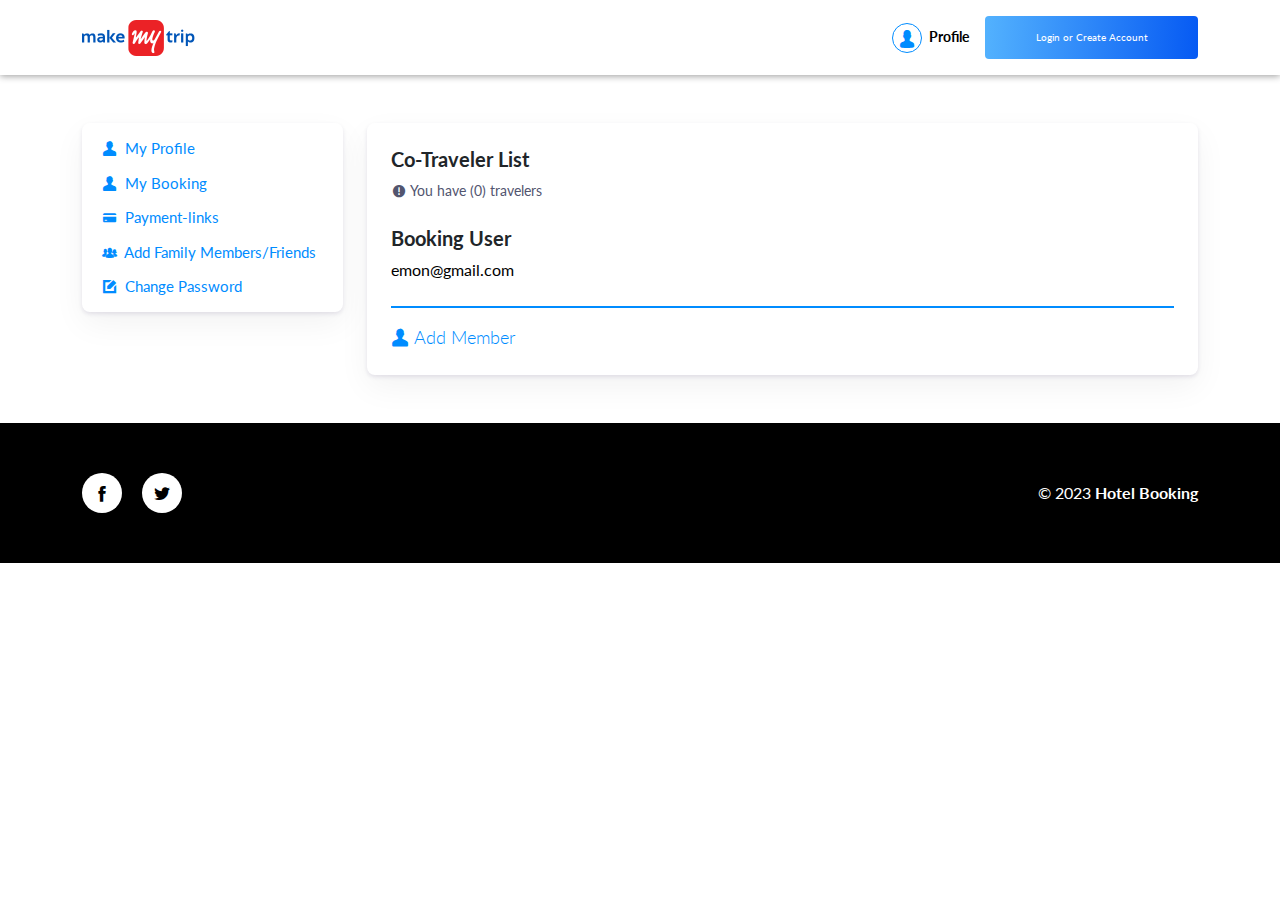
<file: add-member.html>
<!DOCTYPE html>
<html lang="en">
<head>
    <meta charset="UTF-8">
    
    <!-- responsive tag -->
    <meta http-equiv="X-UA-Compatible" content="IE=edge">
    <meta name="viewport" content="width=device-width, initial-scale=1.0">
    
    <!-- Fav Icon -->
    <link rel="icon" type="image/png" href="images/logo/image-logo.png">
    <title>Add Members</title>

    <!-- Inject:css -->
    <link rel="stylesheet" type="text/css" href="./assets/css/bootstrap.min.css">
    <link rel="stylesheet" type="text/css" href="./assets/css/icofonts/icofont.min.css">
    <link rel="stylesheet" type="text/css" href="./assets/css/owl-carousel/owl.carousel.min.css">
    <link rel="stylesheet" type="text/css" href="assets/css/fancybox.min.css">
    <link rel="stylesheet" type="text/css" href="assets/css/daterangepicker.css">
    <link rel="stylesheet" type="text/css" href="assets/css/datepicker.min.css">
    <link rel="stylesheet" type="text/css" href="assets/css/nice-select.css">
    <link rel="stylesheet" type="text/css" href="assets/css/inTelInput.css">
    <link rel="stylesheet" type="text/css" href="assets/css/animate.min.css">
    <link rel="stylesheet" type="text/css" href="./assets/css/style.css"> <!-- Template Stylesheet -->
    <link rel="stylesheet" type="text/css" href="./assets/css/responsive.css">

    <!--[if lt IE 9]>
    <script src="https://oss.maxcdn.com/html5shiv/3.7.2/html5shiv.min.js"></script>
    <script src="https://oss.maxcdn.com/respond/1.4.2/respond.min.js"></script>
    <![endif]-->

</head>
<body>

    <!-- Header -->

    <header class="trv-header header-2 header-static">
        <div class="header-wpr">
            <div class="container">
                <div class="main-header-container">
                    <div class="logo">
                        <a href="./index.html"><img src="./assets/images/header-logo.png" alt="Booking"></a>
                    </div>
                    <div class="toolbar-right">
                        <a href="#" class="profile-link"><i class="icofont-user-alt-4"></i> Profile</a>
                        <a href="#" class="login-btn">Login or Create Account</a>
                    </div>
                </div>
            </div>
        </div>
    </header>

    <main class="trv-main-content">
        
        <!-- Booking Review -->
        <div class="trv-user-dashboard py-5">
            <div class="container">
                <div class="row g-4">
                    <div class="col-lg-3">
                        <div class="sidebar-widget">
                            <ul class="user-menu">
                                <li><a href="./user-dashboard.html"><i class="icofont-user-male"></i> My Profile</a></li>
                                <li><a href="./booking-dashboard.html"><i class="icofont-user-male"></i> My Booking</a></li>
                                <li><a href="./payment.html"><i class="icofont-credit-card"></i> Payment-links</a></li>
                                <li class="active"><a href="#"><i class="icofont-users-alt-5"></i> Add Family Members/Friends</a></li>
                                <li><a href="./password-change.html"><i class="icofont-edit"></i> Change Password</a></li>
                            </ul>
                        </div>
                    </div>
                    <div class="col-lg-9">
                        <div class="user-info-dashboard p-3 p-sm-4">
                            <div class="info-detail p-0">
                                <h5>Co-Traveler List</h5>
                                <p class="alert"><i class="icofont-exclamation-circle"></i> You have (0) travelers</p>
                                <div class="info-card border-0 p-0">
                                    <h5>Booking User</h5>
                                    <p>emon@gmail.com</p>
                                </div>
                                <hr>
                                <button class="add-mem-btn"><i class="icofont-user-male"></i> Add Member</button>
                            </div>
                            <div class="personal-details">
                                <h5 class="mb-0">Personal Details</h5>
                                <p class="alert"><i class="icofont-exclamation-circle"></i> As mentioned on your passport or government approved IDs</p>
                                <form class="personal-info-form info-form">
                                    <div class="row">
                                        <div class="col-12">
                                            <fieldset class="input-grp">
                                                <label class="required">Select Title </label>
                                                <div class="d-flex mb-2">
                                                    <div class="honor-input">
                                                        <input type="radio" id="mr" name="honor">
                                                        <label for="mr">Mr</label>
                                                    </div>
                                                    <div class="honor-input">
                                                        <input type="radio" id="mrs" name="honor">
                                                        <label for="mrs">Mrs</label>
                                                    </div>
                                                    <div class="honor-input">
                                                        <input type="radio" id="ms" name="honor">
                                                        <label for="ms">Ms</label>
                                                    </div>
                                                </div>
                                            </fieldset>
                                        </div>
                                        <div class="col-sm-6">
                                            <fieldset class="input-grp">
                                                <label for="fa-name" class="required">First Name</label>
                                                <input type="text" placeholder="First Name" id="fa-name">
                                            </fieldset>
                                        </div>
                                        <div class="col-sm-6">
                                            <fieldset class="input-grp">
                                                <label for="la-name" class="required">Last Name</label>
                                                <input type="text" placeholder="Last Name" id="la-name">
                                            </fieldset>
                                        </div>
                                        <div class="col-sm-6">
                                            <fieldset class="input-grp">
                                                <label for="dob" class="required">Date of Birth</label>
                                                <input type="text" placeholder="Select a date" id="dob" class="datePicker">
                                            </fieldset>
                                        </div>
                                        <div class="col-sm-6">
                                            <fieldset class="input-grp">
                                                <label for="p-num">Passport Number (Optional)</label>
                                                <input type="text" placeholder="Passport Number" id="p-num">
                                            </fieldset>
                                        </div>
                                        <div class="col-sm-6">
                                            <fieldset class="input-grp">
                                                <label for="pex-date">Passport Expiry Date (Optional)</label>
                                                <input type="text" placeholder="Select a date" id="pex-date" class="datePicker">
                                            </fieldset>
                                        </div>
                                        <div class="col-sm-6">
                                            <fieldset class="input-grp">
                                                <label for="city" class="required">City</label>
                                                <input type="text" placeholder="City" id="city">
                                            </fieldset>
                                        </div>
                                        <div class="col-sm-6">
                                            <fieldset class="input-grp">
                                                <label for="country" class="required">Country </label>
                                                <select id="country">
                                                    <option value="bd">Bangladesh</option>
                                                    <option value="ind">India</option>
                                                    <option value="usa">USA</option>
                                                    <option value="sau">Saudi Arabia</option>
                                                    <option value="qatar">Qatar</option>
                                                </select>
                                            </fieldset>
                                        </div>
                                    </div>
                                </form>
                                <div class="my-3">
                                    <h5 class="mb-0">Passport Information</h5>
                                    <p class="alert p-0 mb-3">Traveler holding passport can fill the below form</p>
                                    <form class="personal-info-form info-form">
                                        <div class="row">
                                            <div class="col-sm-6">
                                                <fieldset class="input-grp">
                                                    <label for="p-num">Passport Number (Optional)</label>
                                                    <input type="text" placeholder="Passport Number" id="p-num">
                                                </fieldset>
                                            </div>
                                            <div class="col-sm-6">
                                                <fieldset class="input-grp">
                                                    <label for="pex-date">Passport Expiry Date (Optional)</label>
                                                    <input type="text" placeholder="Select a date" id="pex-date" class="datePicker">
                                                </fieldset>
                                            </div>
                                        </div>
                                    </form>
                                </div>
                                <div>
                                    <a href="#" class="trv-btn secondary-btn me-3">Save & Close</a>
                                    <a href="./add-member.html" class="trv-btn secondary-btn">Back</a>
                                </div>
                            </div>
                        </div>
                    </div>
                </div>
            </div>
        </div>

    </main>

    <!-- Footer -->
    <footer class="footer">
        <div class="container">
            <div class="row align-items-center">
                <div class="col-sm-6">
                    <div class="social-links">
                        <a href="#" aria-label="facebook" target="_blank"><i class="icofont-facebook"></i></a>
                        <a href="#" aria-label="twitter" target="_blank"><i class="icofont-twitter"></i></a>
                    </div>
                </div>
                <div class="col-sm-6">
                    <div class="copyright">
                        <p>&copy; 2023 <b>Hotel Booking</b></p>
                    </div>
                </div>
            </div>
        </div> 
    </footer>

    <!-- Sign Modal -->
    <div class="sign-modal-wpr">
        <div class="sign-in-content modal-content">
            <div class="modal-head">
                <h4 class="mb-0">Sign In</h4>
                <span class="modal-close"><i class="icofont-close-line"></i></span>
            </div>
            <div class="modal-body">
                <form class="info-form">
                    <fieldset class="input-grp">
                        <label for="email" class="required">Email Address</label>
                        <div class="inputWithIcon">
                            <input type="email" placeholder="Enter Email Address" id="email">
                            <i class="icofont-envelope"></i>
                        </div>
                    </fieldset>
                    <fieldset class="input-grp">
                        <label for="password" class="required">Password</label>
                        <div class="inputWithIcon">
                            <input type="password" placeholder="Enter Password" id="password">
                            <i class="icofont-ui-lock"></i>
                            <div class="pass-input">
                                <i class="icofont-eye-blocked"></i>
                            </div>
                        </div>
                    </fieldset>
                    <div class="remember-pass">
                        <label for="terms"><input type="checkbox" id="terms"> Remember me</label>
                        <a href="#">Forget Password</a>
                    </div>
                    <button class="trv-btn sign-btn">Sign In</button>
                </form>
                <img src="./assets/images/icons/sign-with.png" alt="Sign With" class="w-100">
                <div class="social-login">
                    <a href="#" class="social-link" target="_blank" aria-label="facebook">
                        <img src="./assets/images/icons/facebook.png" alt="Facebbok">
                        <p>Facebook</p>
                    </a>
                    <a href="#" class="social-link" target="_blank" aria-label="google">
                        <img src="./assets/images/icons/google.png" alt="Google">
                        <p>Google</p>
                    </a>
                </div>
                <p class="new-acc">Don't have a Flight Expert Account yet? <a href="#" class="sign-up-link">Create an Account</a></p>
            </div>
        </div>
        <div class="sign-up-content modal-content">
            <div class="modal-head">
                <h4 class="mb-0">Sign Up</h4>
                <span class="modal-close"><i class="icofont-close-line"></i></span>
            </div>
            <div class="modal-body">
                <form class="info-form">
                    <div class="row">
                        <div class="col-sm-6">
                            <fieldset class="input-grp">
                                <label for="f-name" class="required">First Name</label>
                                <div class="inputWithIcon">
                                    <input type="text" placeholder="Enter First Name" id="f-name">
                                    <i class="icofont-envelope"></i>
                                </div>
                            </fieldset>
                        </div>
                        <div class="col-sm-6">
                            <fieldset class="input-grp">
                                <label for="l-name" class="required">Last Name</label>
                                <div class="inputWithIcon">
                                    <input type="text" placeholder="Enter Last Name" id="l-name">
                                    <i class="icofont-envelope"></i>
                                </div>
                            </fieldset>
                        </div>
                        <div class="col-sm-6">
                            <fieldset class="input-grp">
                                <label for="sign-email" class="required">Email Address</label>
                                <div class="inputWithIcon">
                                    <input type="email" placeholder="Enter Email Address" id="sign-email">
                                    <i class="icofont-envelope"></i>
                                </div>
                            </fieldset>
                        </div>
                        <div class="col-sm-6">
                            <fieldset class="input-grp">
                                <label for="phone-2" class="required">Contact Number</label>
                                <input name="phone" type="text" placeholder="" id="phone-2" class="phone">
                            </fieldset>
                        </div>
                        <div class="col-sm-6">
                            <fieldset class="input-grp">
                                <label for="pass" class="required">Password</label>
                                <div class="inputWithIcon">
                                    <input type="password" placeholder="Enter Password" id="pass">
                                    <i class="icofont-ui-lock"></i>
                                    <div class="pass-input">
                                        <i class="icofont-eye-blocked"></i>
                                    </div>
                                </div>
                            </fieldset>
                        </div>
                        <div class="col-sm-6">
                            <fieldset class="input-grp">
                                <label for="re-password" class="required">Password</label>
                                <div class="inputWithIcon">
                                    <input type="password" placeholder="Enter Confirm Password" id="re-password">
                                    <i class="icofont-ui-lock"></i>
                                    <div class="pass-input">
                                        <i class="icofont-eye-blocked"></i>
                                    </div>
                                </div>
                            </fieldset>
                        </div>
                    </div>
                    <button class="trv-btn sign-btn">Sign Up</button>
                </form>
                <p class="new-acc">Already have an account? <a href="#" class="sign-in-link">Login</a></p>
            </div>
        </div>
    </div>

    <!-- Js files -->
    <script src="./assets/js/modernizr-3.5.0.min.js"></script>

    <script src="./assets/js/jquery.min.js"></script>
    <script src="./assets/js/bootstrap.min.js"></script>
    <script src="./assets/js/owl.carousel.min.js"></script>
    <script src="./assets/js/fancybox.min.js"></script>
    <script src="./assets/js/jquery.waypoints.min.js"></script>
    <script src="./assets/js/jquery.counterup.min.js"></script>
    <script src="./assets/js/wow.min.js"></script>
    <script src="./assets/js/moment-with-locales.min.js"></script>
    <script src="./assets/js/daterangepicker.js"></script>
    <script src="./assets/js/datepicker.min.js"></script>
    <script src="./assets/js/jquery.nice-select.min.js"></script>
    <script src="./assets/js/inTelInput.min.js"></script>
    <script src="./assets/js/custom-dropdown.js"></script>
    <script src="./assets/js/main.js"></script>

</body>
</html>
</file>
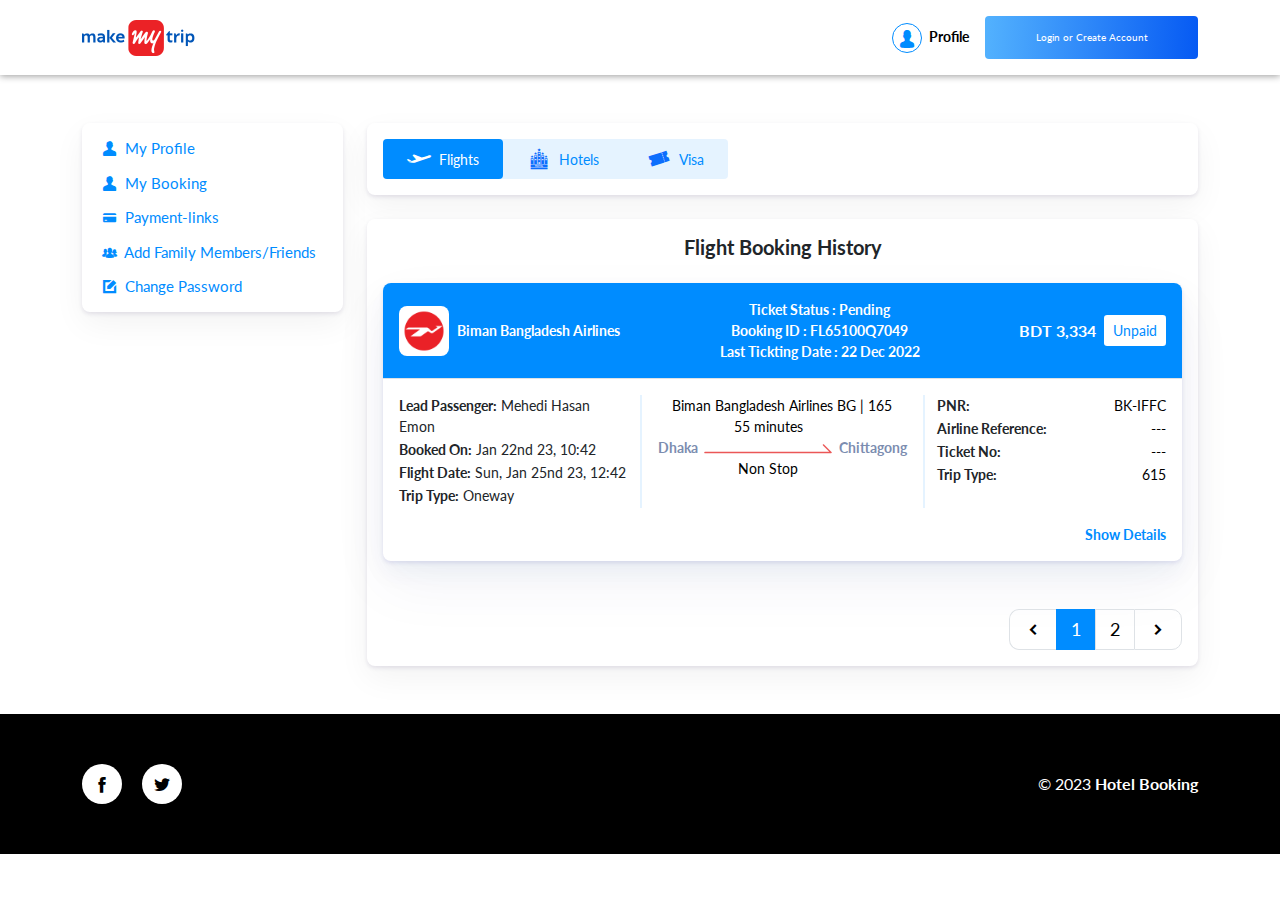
<file: booking-dashboard.html>
<!DOCTYPE html>
<html lang="en">
<head>
    <meta charset="UTF-8">
    
    <!-- responsive tag -->
    <meta http-equiv="X-UA-Compatible" content="IE=edge">
    <meta name="viewport" content="width=device-width, initial-scale=1.0">
    
    <!-- Fav Icon -->
    <link rel="icon" type="image/png" href="images/logo/image-logo.png">
    <title>Profile | Booking</title>

    <!-- Inject:css -->
    <link rel="stylesheet" type="text/css" href="./assets/css/bootstrap.min.css">
    <link rel="stylesheet" type="text/css" href="./assets/css/icofonts/icofont.min.css">
    <link rel="stylesheet" type="text/css" href="./assets/css/owl-carousel/owl.carousel.min.css">
    <link rel="stylesheet" type="text/css" href="assets/css/fancybox.min.css">
    <link rel="stylesheet" type="text/css" href="assets/css/daterangepicker.css">
    <link rel="stylesheet" type="text/css" href="assets/css/datepicker.min.css">
    <link rel="stylesheet" type="text/css" href="assets/css/nice-select.css">
    <link rel="stylesheet" type="text/css" href="assets/css/inTelInput.css">
    <link rel="stylesheet" type="text/css" href="assets/css/animate.min.css">
    <link rel="stylesheet" type="text/css" href="./assets/css/style.css"> <!-- Template Stylesheet -->
    <link rel="stylesheet" type="text/css" href="./assets/css/responsive.css">

    <!--[if lt IE 9]>
    <script src="https://oss.maxcdn.com/html5shiv/3.7.2/html5shiv.min.js"></script>
    <script src="https://oss.maxcdn.com/respond/1.4.2/respond.min.js"></script>
    <![endif]-->

</head>
<body>

    <!-- Header -->

    <header class="trv-header header-2 header-static">
        <div class="header-wpr">
            <div class="container">
                <div class="main-header-container">
                    <div class="logo">
                        <a href="./index.html"><img src="./assets/images/header-logo.png" alt="Booking"></a>
                    </div>
                    <div class="toolbar-right">
                        <a href="#" class="profile-link"><i class="icofont-user-alt-4"></i> Profile</a>
                        <a href="#" class="login-btn">Login or Create Account</a>
                    </div>
                </div>
            </div>
        </div>
    </header>

    <main class="trv-main-content">
        
        <!-- Booking Review -->
        <div class="trv-user-dashboard py-5">
            <div class="container">
                <div class="row g-4">
                    <div class="col-lg-3">
                        <div class="sidebar-widget">
                            <ul class="user-menu">
                                <li><a href="./user-dashboard.html"><i class="icofont-user-male"></i> My Profile</a></li>
                                <li class="active"><a href="#"><i class="icofont-user-male"></i> My Booking</a></li>
                                <li><a href="./payment.html"><i class="icofont-credit-card"></i> Payment-links</a></li>
                                <li><a href="./add-member.html"><i class="icofont-users-alt-5"></i> Add Family Members/Friends</a></li>
                                <li><a href="./password-change.html"><i class="icofont-edit"></i> Change Password</a></li>
                            </ul>
                        </div>
                    </div>
                    <div class="col-lg-9">
                        <div class="booking-links-wpr">
                            <ul class="nav booking-list-links" id="myTab" role="tablist">
                                <li class="nav-item" role="presentation">
                                    <a class="nav-link active" id="flights-tab" data-bs-toggle="tab" href="#flights" role="tab" aria-controls="flights" aria-selected="true">
                                        <i class="icofont-ui-flight"></i>
                                        <p>Flights</p>
                                    </a>
                                </li>
                                <li class="nav-item" role="presentation">
                                    <a class="nav-link" id="hotels-tab" data-bs-toggle="tab" href="#hotels" role="tab" aria-controls="hotels" aria-selected="false">
                                        <i class="icofont-5-star-hotel"></i>
                                        <p>Hotels</p>
                                    </a>
                                </li>
                                <li class="nav-item" role="presentation">
                                    <a class="nav-link" id="visa-tab" data-bs-toggle="tab" href="#visa" role="tab" aria-controls="visa" aria-selected="false">
                                        <i class="icofont-ticket"></i>
                                        <p>Visa</p>
                                    </a>
                                </li>
                            </ul>
                        </div>
                        <div class="booked-container">
                            <div class="tab-content" id="bookedTabContent">
                                <div class="tab-pane fade show active" id="flights" role="tabpanel" aria-labelledby="flights-tab">
                                    <h5 class="text-center mb-4">Flight Booking History</h5>
                                    <div class="booked-flight-list">
                                        <div class="single-flight">
                                            <div class="booking-info-card">
                                                <div class="card-heading">
                                                    <div class="company-name d-flex align-items-center">
                                                        <div><img src="./assets/images/services/BG.png" alt="Biman"></div>
                                                        <p>Biman Bangladesh Airlines</p>
                                                    </div>
                                                    <div class="ticket-info text-center">
                                                        <p>Ticket Status : Pending</p>
                                                        <p>Booking ID : FL65100Q7049</p>
                                                        <p>Last Tickting Date : 22 Dec 2022</p>
                                                    </div>
                                                    <div class="ticket-price d-flex align-items-center">
                                                        <h6 class="text-white mb-0">BDT <span class="text-white">3,334</span></h6>
                                                        <a href="#" class="btn btn-sm">Unpaid</a>
                                                    </div>
                                                </div>
                                                <div class="card-body">
                                                    <div class="booking-info-content">
                                                        <ul>
                                                            <li><b>Lead Passenger:</b> Mehedi Hasan Emon</li>
                                                            <li><b>Booked On:</b> Jan 22nd 23, 10:42</li>
                                                            <li><b>Flight Date:</b> Sun, Jan 25nd 23, 12:42</li>
                                                            <li><b>Trip Type:</b> Oneway</li>
                                                        </ul>
                                                        <div class="flight-time">
                                                            <p>Biman Bangladesh Airlines BG | 165</p>
                                                            <div class="d-flex align-items-center justify-content-between">
                                                                <b>Dhaka</b>
                                                                <div class="text-center">
                                                                    <p class="tag">55 minutes</p>
                                                                    <img src="./assets/images/icons/non-stop-shape.png" alt="Non stop">
                                                                    <p class="flight-type">Non Stop</p>
                                                                </div>
                                                                <b>Chittagong</b>
                                                            </div>
                                                        </div>
                                                        <ul class="ticket-info">
                                                            <li><b>PNR:</b><p>BK-IFFC</p></li>
                                                            <li><b>Airline Reference:</b> <p> ---</p></li>
                                                            <li><b>Ticket No:</b><p> ---</p></li>
                                                            <li><b>Trip Type:</b><p>615</p></li>
                                                        </ul>
                                                    </div>
                                                </div>
                                                <p class="booking-info-tgl">Show Details</p>
                                            </div>
                                            <div class="meta-info-wpr">
                                                <div class="passenger-info">
                                                    <h6>Passenger Name</h6>
                                                    <p class="psnger-name">Mehedi Hasan Emon</p>
                                                    <div class="row">
                                                        <div class="col-8">
                                                            <ul class="psnger-meta-info">
                                                                <li><p>PNR</p><p><b>BG-LKIT1</b></p></li>
                                                                <li><p>Air Ref</p><p>---</p></li>
                                                                <li><p>Issued Date</p><p>---</p></li>
                                                            </ul>
                                                        </div>
                                                    </div>
                                                </div>
                                                <h6 class="mb-3">Flight Summary</h6>
                                                <div class="flight-summary">
                                                    <h6>Dhaka to Chittagong, 10 Jan 2023</h6>
                                                    <div class="flight-details">
                                                        <div>
                                                            <img src="./assets/images/services/BG.png" alt="Biman BD" class="air-img">
                                                            <p class="tag">Biman Bangladesh Airlines</p>
                                                        </div>
                                                        <div>
                                                            <p class="tag">Depart</p>
                                                            <b>19:45</b>
                                                            <p class="date">Thu, 10 Jan 2023</p>
                                                            <p class="location">Dhaka</p>
                                                        </div>
                                                        <div class="text-center">
                                                            <p class="tag">55 minutes</p>
                                                            <img src="./assets/images/icons/non-stop-shape.png" alt="Non stop">
                                                            <p class="flight-type">Non Stop</p>
                                                        </div>
                                                        <div>
                                                            <p class="tag">Arrive</p>
                                                            <b>20:45</b>
                                                            <p class="date">Thu, 10 Jan 2023</p>
                                                            <p class="location">Chittagong</p>
                                                        </div>
                                                        <div>
                                                            <p class="tag">Price</p>
                                                            <b>BDT 3,360</b>
                                                        </div>
                                                    </div>
                                                    <h6 class="text-primary">Itinerary Deatails</h6>
                                                    <div class="itinerary-details">
                                                        <div>
                                                            <p class="tag">Flight</p>
                                                            <p>Biman Bangladesh Airlines</p>
                                                            <h6 class="mb-1">BG - 615</h6>
                                                            <p>Economy (G) Class</p>
                                                            <p class="plane-name">Aircraft - Boeing 737-800</p>
                                                        </div>
                                                        <div>
                                                            <p class="tag">Departure</p>
                                                            <p>DAC</p>
                                                            <p>(Hazrat Shahjalal International Airport)</p>
                                                            <p>-</p>
                                                            <p class="dpart-time">15:45 , Sun 22 Jan 2023</p>
                                                        </div>
                                                        <div>
                                                            <p class="tag">Arrival</p>
                                                            <p>DAC</p>
                                                            <p>(Patenga)</p>
                                                            <p>-</p>
                                                            <p class="dpart-time">16:45 , Sun 22 Jan 2023</p>
                                                        </div>
                                                        <div>
                                                            <p class="tag">Status</p>
                                                            <p class="status pending">Pending</p>
                                                            <p>Checkin Baggage: <b>20 Kg(s)</b></p>
                                                            <p>Cabin Baggage: <b>7 Kg(s)</b>(Per pax)</p>
                                                            <p class="dpart-time">1 hour</p>
                                                        </div>
                                                    </div>
                                                </div>
                                            </div>
                                        </div>
                                    </div>
                                </div>
                                <div class="tab-pane fade" id="hotels" role="tabpanel" aria-labelledby="hotels-tab">
                                    <h5 class="text-center mb-4">Hotel Booking History</h5>
                                    <div class="booked-flight-list">
                                        <div class="single-flight">
                                            <div class="booking-info-card">
                                                <div class="card-heading">
                                                    <div class="company-name d-flex align-items-center">
                                                        <div><img src="./assets/images/hotels/hotel3.4.webp" alt="Majestic Eco Comforts"></div>
                                                        <p>Majestic Eco Comforts</p>
                                                    </div>
                                                    <div class="ticket-info text-center">
                                                        <p>Booking Status : Pending</p>
                                                        <p>Booking ID : FL65100Q7049</p>
                                                    </div>
                                                    <div class="ticket-price d-flex align-items-center">
                                                        <h6 class="text-white mb-0">BDT <span class="text-white">3,334</span></h6>
                                                        <a href="#" class="btn btn-sm">Unpaid</a>
                                                    </div>
                                                </div>
                                                <div class="card-body">
                                                    <div class="booking-info-content">
                                                        <ul>
                                                            <li><b>Lead Passenger:</b> Mehedi Hasan Emon</li>
                                                            <li><b>Booked On:</b> Jan 22nd 23, 10:42</li>
                                                            <li><b>Checkin:</b> Sun, Jan 25nd 23, 12:42</li>
                                                        </ul>
                                                        <div class="flight-time">
                                                            <b>Majestic Eco Comforts</b>
                                                            <div class="ratings">
                                                                <span><i class="icofont-star"></i></span>
                                                                <span><i class="icofont-star"></i></span>
                                                                <span><i class="icofont-star"></i></span>
                                                                <span class="text-secondary"><i class="icofont-star"></i></span>
                                                                <span class="text-secondary"><i class="icofont-star"></i></span>
                                                            </div>
                                                            <p>Topekhan Road</p>
                                                        </div>
                                                        <ul class="ticket-info">
                                                            <li><b>Room Nums:</b><p>2</p></li>
                                                            <li><b>Stays:</b> <p> 3 days</p></li>
                                                            <li><b>Total Guest:</b><p> 5</p></li>
                                                        </ul>
                                                    </div>
                                                </div>
                                                <p class="booking-info-tgl">Show Details</p>
                                            </div>
                                            <div class="meta-info-wpr">
                                                <div class="passenger-info">
                                                    <h6>Guest Name</h6>
                                                    <p class="psnger-name">Mehedi Hasan Emon</p>
                                                </div>
                                                <h6 class="my-3">Required Documents For Couple</h6>
                                                <div class="flight-summary">
                                                    <h6 class="mb-3 text-danger">* Remarks</h6>
                                                    <ul class="requirement-list">
                                                        <li>Office ID, PAN Card and Non-Govt IDs are not accepted as ID proof(s).</li>
                                                        <li>Guests below 18 years of age are allowed.</li>
                                                        <li>Property staff is trained on hygiene guidelines.</li>
                                                        <li>Quarantine protocols are being followed as per local government authorities.</li>
                                                        <li>All Bengali documents must be translated into English and notarized.</li>
                                                        <li>Copy of Marriage Certificate (if in Bengali, notarized English translation and photocopy of the original is required) must be submitted if the spouse name does not appear in the passport.</li>
                                                    </ul>
                                                </div>
                                            </div>
                                        </div>
                                    </div>
                                </div>
                                <div class="tab-pane fade" id="visa" role="tabpanel" aria-labelledby="visa-tab">
                                    <h5 class="text-center mb-4">Visa Booking History</h5>
                                    <div class="booked-flight-list">
                                        <div class="single-flight">
                                            <div class="booking-info-card">
                                                <div class="card-heading">
                                                    <div class="company-name d-flex align-items-center">
                                                        <div><img src="./assets/images/trip/MY.png" alt="Malaysia"></div>
                                                        <p>Malaysia</p>
                                                    </div>
                                                    <div class="ticket-info text-center">
                                                        <p>Visa Status : Pending</p>
                                                        <p>Booking ID : FL65100Q7049</p>
                                                    </div>
                                                    <div class="ticket-price d-flex align-items-center">
                                                        <h6 class="text-white mb-0">BDT <span class="text-white">3,334</span></h6>
                                                        <a href="#" class="btn btn-sm">Unpaid</a>
                                                    </div>
                                                </div>
                                                <div class="card-body">
                                                    <div class="booking-info-content">
                                                        <ul>
                                                            <li><b>Lead Passenger:</b> Mehedi Hasan Emon</li>
                                                            <li><b>Booked On:</b> Jan 22nd 23, 10:42</li>
                                                            <li><b>Entry Date:</b> Sun, Jan 25nd 23, 12:42</li>
                                                            <li><b>Total Traveler:</b> 1</li>
                                                        </ul>
                                                        <div class="flight-time">
                                                            <p>Malaysia</p>
                                                            <b>Touris Single Entry (Adult)</b>
                                                            <p><b>Type:</b> Touris Single Entry</p>
                                                        </div>
                                                        <ul class="ticket-info">
                                                            <li><b>Visa Model:</b><p>E-Visa</p></li>
                                                            <li><b>Max Stays:</b> <p> 30 days</p></li>
                                                            <li><b>Max Validity:</b><p> 30 days</p></li>
                                                        </ul>
                                                    </div>
                                                </div>
                                                <p class="booking-info-tgl">Show Details</p>
                                            </div>
                                            <div class="meta-info-wpr">
                                                <div class="passenger-info">
                                                    <h6>Passenger Name</h6>
                                                    <p class="psnger-name">Mehedi Hasan Emon</p>
                                                </div>
                                                <h6 class="my-3">Required Documents For Sticker Visa (Adult with family)</h6>
                                                <div class="flight-summary">
                                                    <h6 class="mb-3 text-danger">* Remarks</h6>
                                                    <ul class="requirement-list">
                                                        <li>FEBD provides only consultancy services and doesn't provide any guarantee for visas.</li>
                                                        <li>File processing for visas will start only after receiving all necessary documents.</li>
                                                        <li>Processing time, requirements, and fees are subject to change by the Embassy without any prior notice.</li>
                                                        <li>The Embassy reserves the right to ask for any additional documents with the above mentioned checklist.</li>
                                                        <li>All Bengali documents must be translated into English and notarized.</li>
                                                        <li>Copy of Marriage Certificate (if in Bengali, notarized English translation and photocopy of the original is required) must be submitted if the spouse name does not appear in the passport.</li>
                                                    </ul>
                                                </div>
                                            </div>
                                        </div>
                                    </div>
                                </div>
                            </div>
                            <div class="trv-pagination mt-5">
                                <a href="#" class="pagination-item"><i class="icofont-simple-left"></i></a>
                                <a href="#" class="pagination-item active">1</a>
                                <a href="#" class="pagination-item">2</a>
                                <a href="#" class="pagination-item"><i class="icofont-simple-right"></i></a>
                            </div>
                        </div>
                    </div>
                </div>
            </div>
        </div>

    </main>

    <!-- Footer -->
    <footer class="footer">
        <div class="container">
            <div class="row align-items-center">
                <div class="col-sm-6">
                    <div class="social-links">
                        <a href="#" aria-label="facebook" target="_blank"><i class="icofont-facebook"></i></a>
                        <a href="#" aria-label="twitter" target="_blank"><i class="icofont-twitter"></i></a>
                    </div>
                </div>
                <div class="col-sm-6">
                    <div class="copyright">
                        <p>&copy; 2023 <b>Hotel Booking</b></p>
                    </div>
                </div>
            </div>
        </div> 
    </footer>

    <!-- Sign Modal -->
    <div class="sign-modal-wpr">
        <div class="sign-in-content modal-content">
            <div class="modal-head">
                <h4 class="mb-0">Sign In</h4>
                <span class="modal-close"><i class="icofont-close-line"></i></span>
            </div>
            <div class="modal-body">
                <form class="info-form">
                    <fieldset class="input-grp">
                        <label for="email" class="required">Email Address</label>
                        <div class="inputWithIcon">
                            <input type="email" placeholder="Enter Email Address" id="email">
                            <i class="icofont-envelope"></i>
                        </div>
                    </fieldset>
                    <fieldset class="input-grp">
                        <label for="password" class="required">Password</label>
                        <div class="inputWithIcon">
                            <input type="password" placeholder="Enter Password" id="password">
                            <i class="icofont-ui-lock"></i>
                            <div class="pass-input">
                                <i class="icofont-eye-blocked"></i>
                            </div>
                        </div>
                    </fieldset>
                    <div class="remember-pass">
                        <label for="terms"><input type="checkbox" id="terms"> Remember me</label>
                        <a href="#">Forget Password</a>
                    </div>
                    <button class="trv-btn sign-btn">Sign In</button>
                </form>
                <img src="./assets/images/icons/sign-with.png" alt="Sign With" class="w-100">
                <div class="social-login">
                    <a href="#" class="social-link" target="_blank" aria-label="facebook">
                        <img src="./assets/images/icons/facebook.png" alt="Facebbok">
                        <p>Facebook</p>
                    </a>
                    <a href="#" class="social-link" target="_blank" aria-label="google">
                        <img src="./assets/images/icons/google.png" alt="Google">
                        <p>Google</p>
                    </a>
                </div>
                <p class="new-acc">Don't have a Flight Expert Account yet? <a href="#" class="sign-up-link">Create an Account</a></p>
            </div>
        </div>
        <div class="sign-up-content modal-content">
            <div class="modal-head">
                <h4 class="mb-0">Sign Up</h4>
                <span class="modal-close"><i class="icofont-close-line"></i></span>
            </div>
            <div class="modal-body">
                <form class="info-form">
                    <div class="row">
                        <div class="col-sm-6">
                            <fieldset class="input-grp">
                                <label for="f-name" class="required">First Name</label>
                                <div class="inputWithIcon">
                                    <input type="text" placeholder="Enter First Name" id="f-name">
                                    <i class="icofont-envelope"></i>
                                </div>
                            </fieldset>
                        </div>
                        <div class="col-sm-6">
                            <fieldset class="input-grp">
                                <label for="l-name" class="required">Last Name</label>
                                <div class="inputWithIcon">
                                    <input type="text" placeholder="Enter Last Name" id="l-name">
                                    <i class="icofont-envelope"></i>
                                </div>
                            </fieldset>
                        </div>
                        <div class="col-sm-6">
                            <fieldset class="input-grp">
                                <label for="sign-email" class="required">Email Address</label>
                                <div class="inputWithIcon">
                                    <input type="email" placeholder="Enter Email Address" id="sign-email">
                                    <i class="icofont-envelope"></i>
                                </div>
                            </fieldset>
                        </div>
                        <div class="col-sm-6">
                            <fieldset class="input-grp">
                                <label for="phone-2" class="required">Contact Number</label>
                                <input name="phone" type="text" placeholder="" id="phone-2" class="phone">
                            </fieldset>
                        </div>
                        <div class="col-sm-6">
                            <fieldset class="input-grp">
                                <label for="pass" class="required">Password</label>
                                <div class="inputWithIcon">
                                    <input type="password" placeholder="Enter Password" id="pass">
                                    <i class="icofont-ui-lock"></i>
                                    <div class="pass-input">
                                        <i class="icofont-eye-blocked"></i>
                                    </div>
                                </div>
                            </fieldset>
                        </div>
                        <div class="col-sm-6">
                            <fieldset class="input-grp">
                                <label for="re-password" class="required">Password</label>
                                <div class="inputWithIcon">
                                    <input type="password" placeholder="Enter Confirm Password" id="re-password">
                                    <i class="icofont-ui-lock"></i>
                                    <div class="pass-input">
                                        <i class="icofont-eye-blocked"></i>
                                    </div>
                                </div>
                            </fieldset>
                        </div>
                    </div>
                    <button class="trv-btn sign-btn">Sign Up</button>
                </form>
                <p class="new-acc">Already have an account? <a href="#" class="sign-in-link">Login</a></p>
            </div>
        </div>
    </div>

    <!-- Js files -->
    <script src="./assets/js/modernizr-3.5.0.min.js"></script>

    <script src="./assets/js/jquery.min.js"></script>
    <script src="./assets/js/bootstrap.min.js"></script>
    <script src="./assets/js/owl.carousel.min.js"></script>
    <script src="./assets/js/fancybox.min.js"></script>
    <script src="./assets/js/jquery.waypoints.min.js"></script>
    <script src="./assets/js/jquery.counterup.min.js"></script>
    <script src="./assets/js/wow.min.js"></script>
    <script src="./assets/js/moment-with-locales.min.js"></script>
    <script src="./assets/js/daterangepicker.js"></script>
    <script src="./assets/js/datepicker.min.js"></script>
    <script src="./assets/js/jquery.nice-select.min.js"></script>
    <script src="./assets/js/inTelInput.min.js"></script>
    <script src="./assets/js/custom-dropdown.js"></script>
    <script src="./assets/js/main.js"></script>

</body>
</html>
</file>
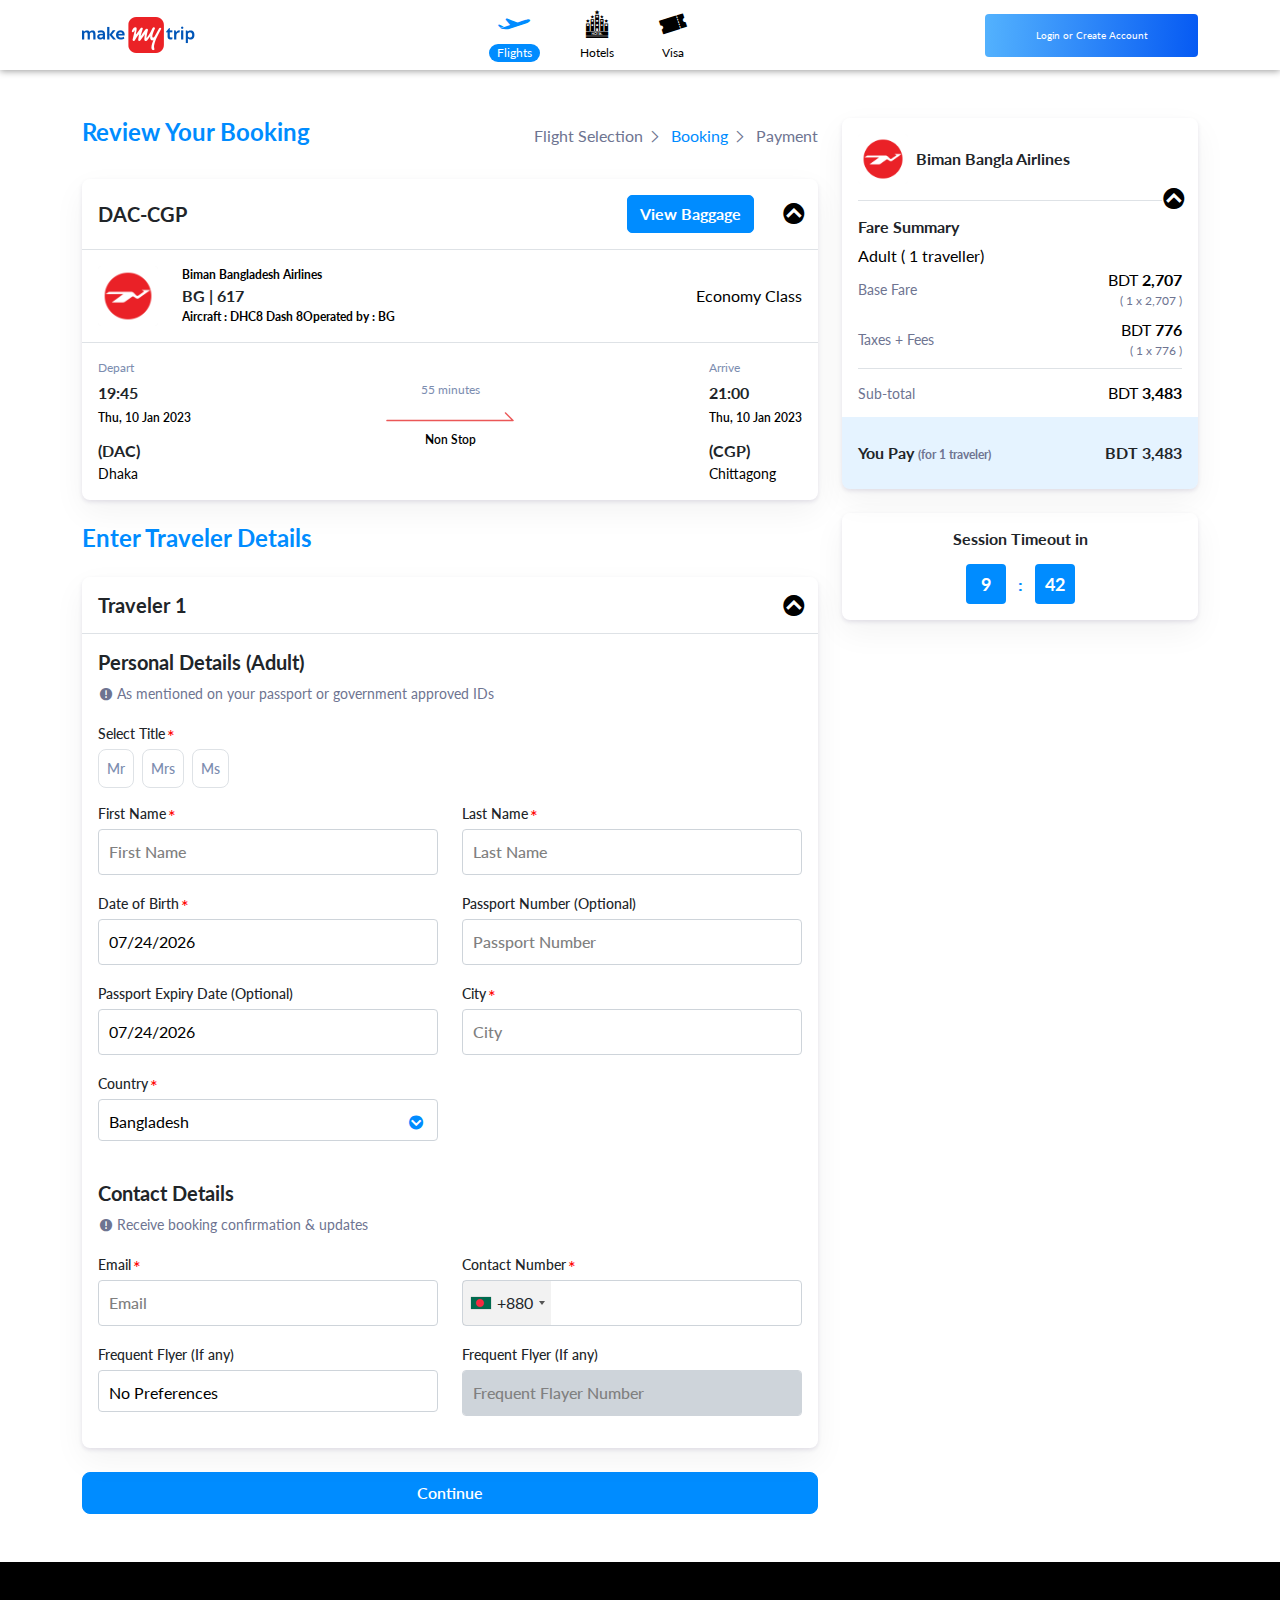
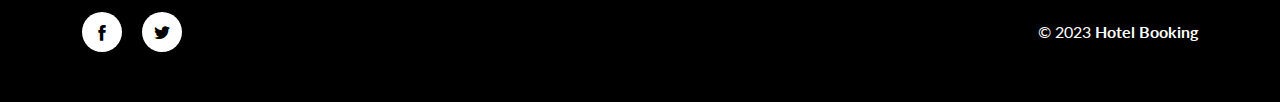
<file: booking.html>
<!DOCTYPE html>
<html lang="en">
<head>
    <meta charset="UTF-8">
    
    <!-- responsive tag -->
    <meta http-equiv="X-UA-Compatible" content="IE=edge">
    <meta name="viewport" content="width=device-width, initial-scale=1.0">
    
    <!-- Fav Icon -->
    <link rel="icon" type="image/png" href="images/logo/image-logo.png">
    <title>Review Booking</title>

    <!-- Inject:css -->
    <link rel="stylesheet" type="text/css" href="./assets/css/bootstrap.min.css">
    <link rel="stylesheet" type="text/css" href="./assets/css/icofonts/icofont.min.css">
    <link rel="stylesheet" type="text/css" href="./assets/css/owl-carousel/owl.carousel.min.css">
    <link rel="stylesheet" type="text/css" href="assets/css/fancybox.min.css">
    <link rel="stylesheet" type="text/css" href="assets/css/daterangepicker.css">
    <link rel="stylesheet" type="text/css" href="assets/css/datepicker.min.css">
    <link rel="stylesheet" type="text/css" href="assets/css/nice-select.css">
    <link rel="stylesheet" type="text/css" href="assets/css/inTelInput.css">
    <link rel="stylesheet" type="text/css" href="assets/css/animate.min.css">
    <link rel="stylesheet" type="text/css" href="./assets/css/style.css"> <!-- Template Stylesheet -->
    <link rel="stylesheet" type="text/css" href="./assets/css/responsive.css">

    <!--[if lt IE 9]>
    <script src="https://oss.maxcdn.com/html5shiv/3.7.2/html5shiv.min.js"></script>
    <script src="https://oss.maxcdn.com/respond/1.4.2/respond.min.js"></script>
    <![endif]-->

</head>
<body>

    <!-- Header -->

    <header class="trv-header header-static">
        <div class="header-wpr">
            <div class="container">
                <div class="main-header-container">
                    <div class="logo">
                        <a href="#"><img src="./assets/images/header-logo.png" alt="Booking"></a>
                    </div>
                    <ul class="nav main-nav">
                        <li class="nav-item">
                            <a href="./flight-result.html" class="nav-link active">
                                <i class="icofont-ui-flight"></i>
                                <p>Flights</p>
                            </a>
                        </li>
                        <li class="nav-item">
                            <a href="./hotel-result.html" class="nav-link">
                                <i class="icofont-5-star-hotel"></i>
                                <p>Hotels</p>
                            </a>
                        </li>
                        <li class="nav-item">
                            <a href="./visa-result.html" class="nav-link">
                                <i class="icofont-ticket"></i>
                                <p>Visa</p>
                            </a>
                        </li>
                    </ul>
                    <div class="toolbar-right">
                        <button class="login-btn btn-sm d-sm-none"><i class="icofont-user-alt-4"></i></button>
                        <button class="login-btn">Login or Create Account</button>
                    </div>
                </div>
            </div>
        </div>
    </header>

    <main class="trv-main-content">
        
        <!-- Booking Review -->
        <div class="trv-booking-review-wpr py-5">
            <div class="container">
                <div class="row g-4">
                    <div class="col-lg-8">
                        <div class="booking-review-content">
                            <div class="sec-title d-flex justify-content-between align-items-center">
                                <h4>Review Your Booking</h4>
                                <div class="trv-breadcrumb">
                                    <a href="./flight-result.html">Flight Selection</a>
                                    <a href="#" class="active">Booking</a>
                                    <a href="./payment.html">Payment</a>
                                </div>
                            </div>
                            <div class="booking-review-card">
                                <span class="content-toggle"><i class="icofont-circled-up"></i></span>
                                <div class="card-heading">
                                    <h5 class="mb-0">DAC-CGP</h5>
                                    <a href="#" class="btn view-btn me-5">View Baggage</a>
                                </div>
                                <div class="card-body p-0">
                                    <div class="p-3 border-bottom">
                                        <div class="row align-items-center">
                                            <div class="col-8">
                                                <div class="fare-info-wpr">
                                                    <img src="./assets/images/services/BG.png" alt="Biman BD" class="rounded-2">
                                                    <div class="fare-info">
                                                        <p>Biman Bangladesh Airlines</p>
                                                        <b>BG | 617</b>
                                                        <div class="d-sm-flex">
                                                            <p>Aircraft : DHC8 Dash 8</p>
                                                            <p>Operated by : BG</p>
                                                        </div>
                                                    </div>
                                                </div>
                                            </div>
                                            <div class="col-4">
                                                <p class="text-sm-end">Economy Class</p>
                                            </div>
                                        </div>
                                    </div>
                                    <div class="flight-details">
                                        <div>
                                            <p class="tag">Depart</p>
                                            <b>19:45</b>
                                            <p class="date">Thu, 10 Jan 2023</p>
                                            <b>(DAC)</b>
                                            <p class="location">Dhaka</p>
                                        </div>
                                        <div class="text-center">
                                            <p class="tag">55 minutes</p>
                                            <img src="./assets/images/icons/non-stop-shape.png" alt="Non stop">
                                            <p class="flight-type">Non Stop</p>
                                        </div>
                                        <div>
                                            <p class="tag">Arrive</p>
                                            <b>21:00</b>
                                            <p class="date">Thu, 10 Jan 2023</p>
                                            <b>(CGP)</b>
                                            <p class="location">Chittagong</p>
                                        </div>
                                    </div>
                                </div>
                            </div>
                        </div>
                        <div class="traveler-details">
                            <div class="sec-title">
                                <h4>Enter Traveler Details</h4>
                            </div>
                            <div class="traveler-details-card">
                                <span class="content-toggle"><i class="icofont-circled-up"></i></span>
                                <div class="card-heading">
                                    <h5 class="mb-0">Traveler 1</h5>
                                </div>
                                <div class="card-body">
                                    <div class="personal-details">
                                        <h5 class="mb-0">Personal Details (Adult)</h5>
                                        <p class="alert"><i class="icofont-exclamation-circle"></i> As mentioned on your passport or government approved IDs</p>
                                        <form class="personal-info-form info-form">
                                            <div class="row">
                                                <div class="col-12">
                                                    <fieldset class="input-grp">
                                                        <label class="required">Select Title </label>
                                                        <div class="d-flex mb-2">
                                                            <div class="honor-input">
                                                                <input type="radio" id="mr" name="honor">
                                                                <label for="mr">Mr</label>
                                                            </div>
                                                            <div class="honor-input">
                                                                <input type="radio" id="mrs" name="honor">
                                                                <label for="mrs">Mrs</label>
                                                            </div>
                                                            <div class="honor-input">
                                                                <input type="radio" id="ms" name="honor">
                                                                <label for="ms">Ms</label>
                                                            </div>
                                                        </div>
                                                    </fieldset>
                                                </div>
                                                <div class="col-sm-6">
                                                    <fieldset class="input-grp">
                                                        <label for="fa-name" class="required">First Name</label>
                                                        <input type="text" placeholder="First Name" id="fa-name">
                                                    </fieldset>
                                                </div>
                                                <div class="col-sm-6">
                                                    <fieldset class="input-grp">
                                                        <label for="la-name" class="required">Last Name</label>
                                                        <input type="text" placeholder="Last Name" id="la-name">
                                                    </fieldset>
                                                </div>
                                                <div class="col-sm-6">
                                                    <fieldset class="input-grp">
                                                        <label for="dob" class="required">Date of Birth</label>
                                                        <input type="text" placeholder="Select a date" id="dob" class="datePicker">
                                                    </fieldset>
                                                </div>
                                                <div class="col-sm-6">
                                                    <fieldset class="input-grp">
                                                        <label for="p-num">Passport Number (Optional)</label>
                                                        <input type="text" placeholder="Passport Number" id="p-num">
                                                    </fieldset>
                                                </div>
                                                <div class="col-sm-6">
                                                    <fieldset class="input-grp">
                                                        <label for="pex-date">Passport Expiry Date (Optional)</label>
                                                        <input type="text" placeholder="Select a date" id="pex-date" class="datePicker">
                                                    </fieldset>
                                                </div>
                                                <div class="col-sm-6">
                                                    <fieldset class="input-grp">
                                                        <label for="city" class="required">City</label>
                                                        <input type="text" placeholder="City" id="city">
                                                    </fieldset>
                                                </div>
                                                <div class="col-sm-6">
                                                    <fieldset class="input-grp">
                                                        <label for="country" class="required">Country </label>
                                                        <select id="country">
                                                            <option value="bd">Bangladesh</option>
                                                            <option value="ind">India</option>
                                                            <option value="usa">USA</option>
                                                            <option value="sau">Saudi Arabia</option>
                                                            <option value="qatar">Qatar</option>
                                                        </select>
                                                    </fieldset>
                                                </div>
                                            </div>
                                        </form>
                                    </div>
                                    <div class="contact-details mt-4">
                                        <h5 class="mb-0">Contact Details</h5>
                                        <p class="alert"><i class="icofont-exclamation-circle"></i> Receive booking confirmation & updates</p>
                                        <form class="contact-info-form info-form">
                                            <div class="row">
                                                <div class="col-sm-6">
                                                    <fieldset class="input-grp">
                                                        <label for="mail" class="required">Email</label>
                                                        <input type="email" placeholder="Email" id="mail">
                                                    </fieldset>
                                                </div>
                                                <div class="col-sm-6">
                                                    <fieldset class="input-grp mb-4 mb-sm-0">
                                                        <label for="phone" class="required">Contact Number</label>
                                                        <input name="phone" type="text" placeholder="" id="phone" class="phone">
                                                    </fieldset>
                                                </div>
                                                <div class="col-sm-6">
                                                    <fieldset class="input-grp">
                                                        <label for="flyer">Frequent Flyer (If any)</label>
                                                        <select id="flyer">
                                                            <option value="nop">No Preferences</option>
                                                            <option value="bd">Biman Bangla</option>
                                                            <option value="nov">Novo Air</option>
                                                            <option value="aa">Air Astra</option>
                                                            <option value="usb">US Bangla</option>
                                                        </select>
                                                    </fieldset>
                                                </div>
                                                <div class="col-sm-6">
                                                    <fieldset class="input-grp">
                                                        <label for="ff-num">Frequent Flyer (If any)</label>
                                                        <input type="text" placeholder="Frequent Flayer Number" id="ff-num" disabled>
                                                    </fieldset>
                                                </div>
                                            </div>
                                        </form>
                                    </div>
                                </div>
                            </div>
                            <div class="traveler-data-wpr">
                                <p class="total-traveler">Traveler 1 (Adult)</p>
                                <div class="traveler-data">
                                    <div class="row">
                                        <div class="col-md-6">
                                            <p><b>Name :</b><b>Mr Hasan Emon</b></p>
                                        </div>
                                        <div class="col-md-6">
                                            <p><b>Gender :</b><b>Male</b></p>
                                        </div>
                                        <div class="col-12">
                                            <p><b>Date of Birth :</b><b>3 November, 1994</b></p>
                                        </div>
                                        <div class="col-md-6">
                                            <p><b>City :</b><b>Dhaka</b></p>
                                        </div>
                                        <div class="col-md-6">
                                            <p><b>Country :</b><b>Bangladesh</b></p>
                                        </div>
                                        <div class="col-md-6">
                                            <p><b>Email :</b><b>mehediemon7@gmail.com</b></p>
                                        </div>
                                        <div class="col-md-6">
                                            <p><b>Phone Number :</b><b>8801629795421</b></p>
                                        </div>
                                    </div>
                                </div>
                                <div class="terms my-4">
                                    <label for="term"><input type="checkbox" id="term"> By clicking book now or pay now options, I agree with Flight Expert <a href="#">Privacy Policy</a> and <a href="#">Terms & Conditions</a>.</label>
                                </div>
                                <div>
                                    <a href="#" class="trv-btn secondary-btn booking-btn me-3">Book Now (Pay Later)</a>
                                    <a href="./payment.html" class="trv-btn">Pay Now</a>
                                </div>
                            </div>
                            <div class="booking-confirm-msg">
                                <h3>Booking Successful</h3>
                                <div class="confirm-msg">
                                    <p>Your flight has been booked successfully! Your booking Id is <b>FL580FC76170</b> and PNR is <b>04X7NX</b>.</p>
                                    <p>Please pay as soon as possible to confirm the ticket as price may change anytime depending on seat availability. Afterwards, we will email you the confirm ticket on your registered email address.</p>
                                    <p>For any assistance please call us at <b>+880-1617-111-888</b> or email us at <b>sales@booking.com</b> .</p>
                                </div>
                            </div>
                            <button class="continue-btn">Continue</button>
                        </div>
                    </div>
                    <div class="col-lg-4">
                        <div class="sidebar-widget">
                            <div class="fare-sum-card position-relative">
                                <span class="content-toggle"><i class="icofont-circled-up"></i></span>
                                <div class="card-heading d-block border-bottom-0">
                                    <div class="heading-content d-flex align-items-center border-bottom pb-3">
                                        <img src="./assets/images/services/BG.png" alt="Biman Bangla" class="rounded-2">
                                        <h6 class="mb-0 ms-2">Biman Bangla Airlines</h6>
                                    </div>
                                </div>
                                <div class="card-body p-0">
                                    <div class="px-3">
                                        <h6>Fare Summary</h6>
                                        <p>Adult ( 1 traveller)</p>
                                        <ul class="fare-fees">
                                            <li class="fare-fee">
                                                <p>Base Fare</p>
                                                <div>
                                                    <p>BDT <b>2,707</b></p>
                                                    <p class="qty">( 1 x 2,707 )</p>
                                                </div>
                                            </li>
                                            <li class="fare-fee">
                                                <p>Taxes + Fees</p>
                                                <div>
                                                    <p>BDT <b>776</b></p>
                                                    <p class="qty">( 1 x 776 )</p>
                                                </div>
                                            </li>
                                        </ul>
                                        <div class="sub-total fare-fee">
                                            <p>Sub-total</p>
                                            <div>
                                                <p>BDT <b>3,483</b></p>
                                            </div>
                                        </div>
                                    </div>
                                    <div class="total-fees fare-fee">
                                        <b>You Pay <span class="qty">(for 1 traveler)</span></b>
                                        <b>BDT 3,483</b>
                                    </div>
                                </div>
                            </div>
                            <div class="session-time">
                                <h6 class="mb-3">Session Timeout in</h6>
                                <p id="countdown"><span>9</span> : <span>42</span></p>
                            </div>
                        </div>
                    </div>
                </div>
            </div>
        </div>

    </main>

    <!-- Footer -->
    <footer class="footer">
        <div class="container">
            <div class="row align-items-center">
                <div class="col-sm-6">
                    <div class="social-links">
                        <a href="#" aria-label="facebook" target="_blank"><i class="icofont-facebook"></i></a>
                        <a href="#" aria-label="twitter" target="_blank"><i class="icofont-twitter"></i></a>
                    </div>
                </div>
                <div class="col-sm-6">
                    <div class="copyright">
                        <p>&copy; 2023 <b>Hotel Booking</b></p>
                    </div>
                </div>
            </div>
        </div> 
    </footer>

    <!-- Sign Modal -->
    <div class="sign-modal-wpr">
        <div class="sign-in-content modal-content">
            <div class="modal-head">
                <h4 class="mb-0">Sign In</h4>
                <span class="modal-close"><i class="icofont-close-line"></i></span>
            </div>
            <div class="modal-body">
                <form class="info-form">
                    <fieldset class="input-grp">
                        <label for="email" class="required">Email Address</label>
                        <div class="inputWithIcon">
                            <input type="email" placeholder="Enter Email Address" id="email">
                            <i class="icofont-envelope"></i>
                        </div>
                    </fieldset>
                    <fieldset class="input-grp">
                        <label for="password" class="required">Password</label>
                        <div class="inputWithIcon">
                            <input type="password" placeholder="Enter Password" id="password">
                            <i class="icofont-ui-lock"></i>
                            <div class="pass-input">
                                <i class="icofont-eye-blocked"></i>
                            </div>
                        </div>
                    </fieldset>
                    <div class="remember-pass">
                        <label for="terms"><input type="checkbox" id="terms"> Remember me</label>
                        <a href="#">Forget Password</a>
                    </div>
                    <button class="trv-btn sign-btn">Sign In</button>
                </form>
                <img src="./assets/images/icons/sign-with.png" alt="Sign With" class="w-100">
                <div class="social-login">
                    <a href="#" class="social-link" target="_blank" aria-label="facebook">
                        <img src="./assets/images/icons/facebook.png" alt="Facebbok">
                        <p>Facebook</p>
                    </a>
                    <a href="#" class="social-link" target="_blank" aria-label="google">
                        <img src="./assets/images/icons/google.png" alt="Google">
                        <p>Google</p>
                    </a>
                </div>
                <p class="new-acc">Don't have a Flight Expert Account yet? <a href="#" class="sign-up-link">Create an Account</a></p>
            </div>
        </div>
        <div class="sign-up-content modal-content">
            <div class="modal-head">
                <h4 class="mb-0">Sign Up</h4>
                <span class="modal-close"><i class="icofont-close-line"></i></span>
            </div>
            <div class="modal-body">
                <form class="info-form">
                    <div class="row">
                        <div class="col-sm-6">
                            <fieldset class="input-grp">
                                <label for="f-name" class="required">First Name</label>
                                <div class="inputWithIcon">
                                    <input type="text" placeholder="Enter First Name" id="f-name">
                                    <i class="icofont-envelope"></i>
                                </div>
                            </fieldset>
                        </div>
                        <div class="col-sm-6">
                            <fieldset class="input-grp">
                                <label for="l-name" class="required">Last Name</label>
                                <div class="inputWithIcon">
                                    <input type="text" placeholder="Enter Last Name" id="l-name">
                                    <i class="icofont-envelope"></i>
                                </div>
                            </fieldset>
                        </div>
                        <div class="col-sm-6">
                            <fieldset class="input-grp">
                                <label for="sign-email" class="required">Email Address</label>
                                <div class="inputWithIcon">
                                    <input type="email" placeholder="Enter Email Address" id="sign-email">
                                    <i class="icofont-envelope"></i>
                                </div>
                            </fieldset>
                        </div>
                        <div class="col-sm-6">
                            <fieldset class="input-grp">
                                <label for="phone-2" class="required">Contact Number</label>
                                <input name="phone" type="text" placeholder="" id="phone-2" class="phone">
                            </fieldset>
                        </div>
                        <div class="col-sm-6">
                            <fieldset class="input-grp">
                                <label for="pass" class="required">Password</label>
                                <div class="inputWithIcon">
                                    <input type="password" placeholder="Enter Password" id="pass">
                                    <i class="icofont-ui-lock"></i>
                                    <div class="pass-input">
                                        <i class="icofont-eye-blocked"></i>
                                    </div>
                                </div>
                            </fieldset>
                        </div>
                        <div class="col-sm-6">
                            <fieldset class="input-grp">
                                <label for="re-password" class="required">Password</label>
                                <div class="inputWithIcon">
                                    <input type="password" placeholder="Enter Confirm Password" id="re-password">
                                    <i class="icofont-ui-lock"></i>
                                    <div class="pass-input">
                                        <i class="icofont-eye-blocked"></i>
                                    </div>
                                </div>
                            </fieldset>
                        </div>
                    </div>
                    <button class="trv-btn sign-btn">Sign Up</button>
                </form>
                <p class="new-acc">Already have an account? <a href="#" class="sign-in-link">Login</a></p>
            </div>
        </div>
    </div>

    <!-- Js files -->
    <script src="./assets/js/modernizr-3.5.0.min.js"></script>

    <script src="./assets/js/jquery.min.js"></script>
    <script src="./assets/js/bootstrap.min.js"></script>
    <script src="./assets/js/owl.carousel.min.js"></script>
    <script src="./assets/js/fancybox.min.js"></script>
    <script src="./assets/js/jquery.waypoints.min.js"></script>
    <script src="./assets/js/jquery.counterup.min.js"></script>
    <script src="./assets/js/wow.min.js"></script>
    <script src="./assets/js/moment-with-locales.min.js"></script>
    <script src="./assets/js/daterangepicker.js"></script>
    <script src="./assets/js/datepicker.min.js"></script>
    <script src="./assets/js/jquery.nice-select.min.js"></script>
    <script src="./assets/js/inTelInput.min.js"></script>
    <script src="./assets/js/custom-dropdown.js"></script>
    <script src="./assets/js/main.js"></script>

</body>
</html>
</file>
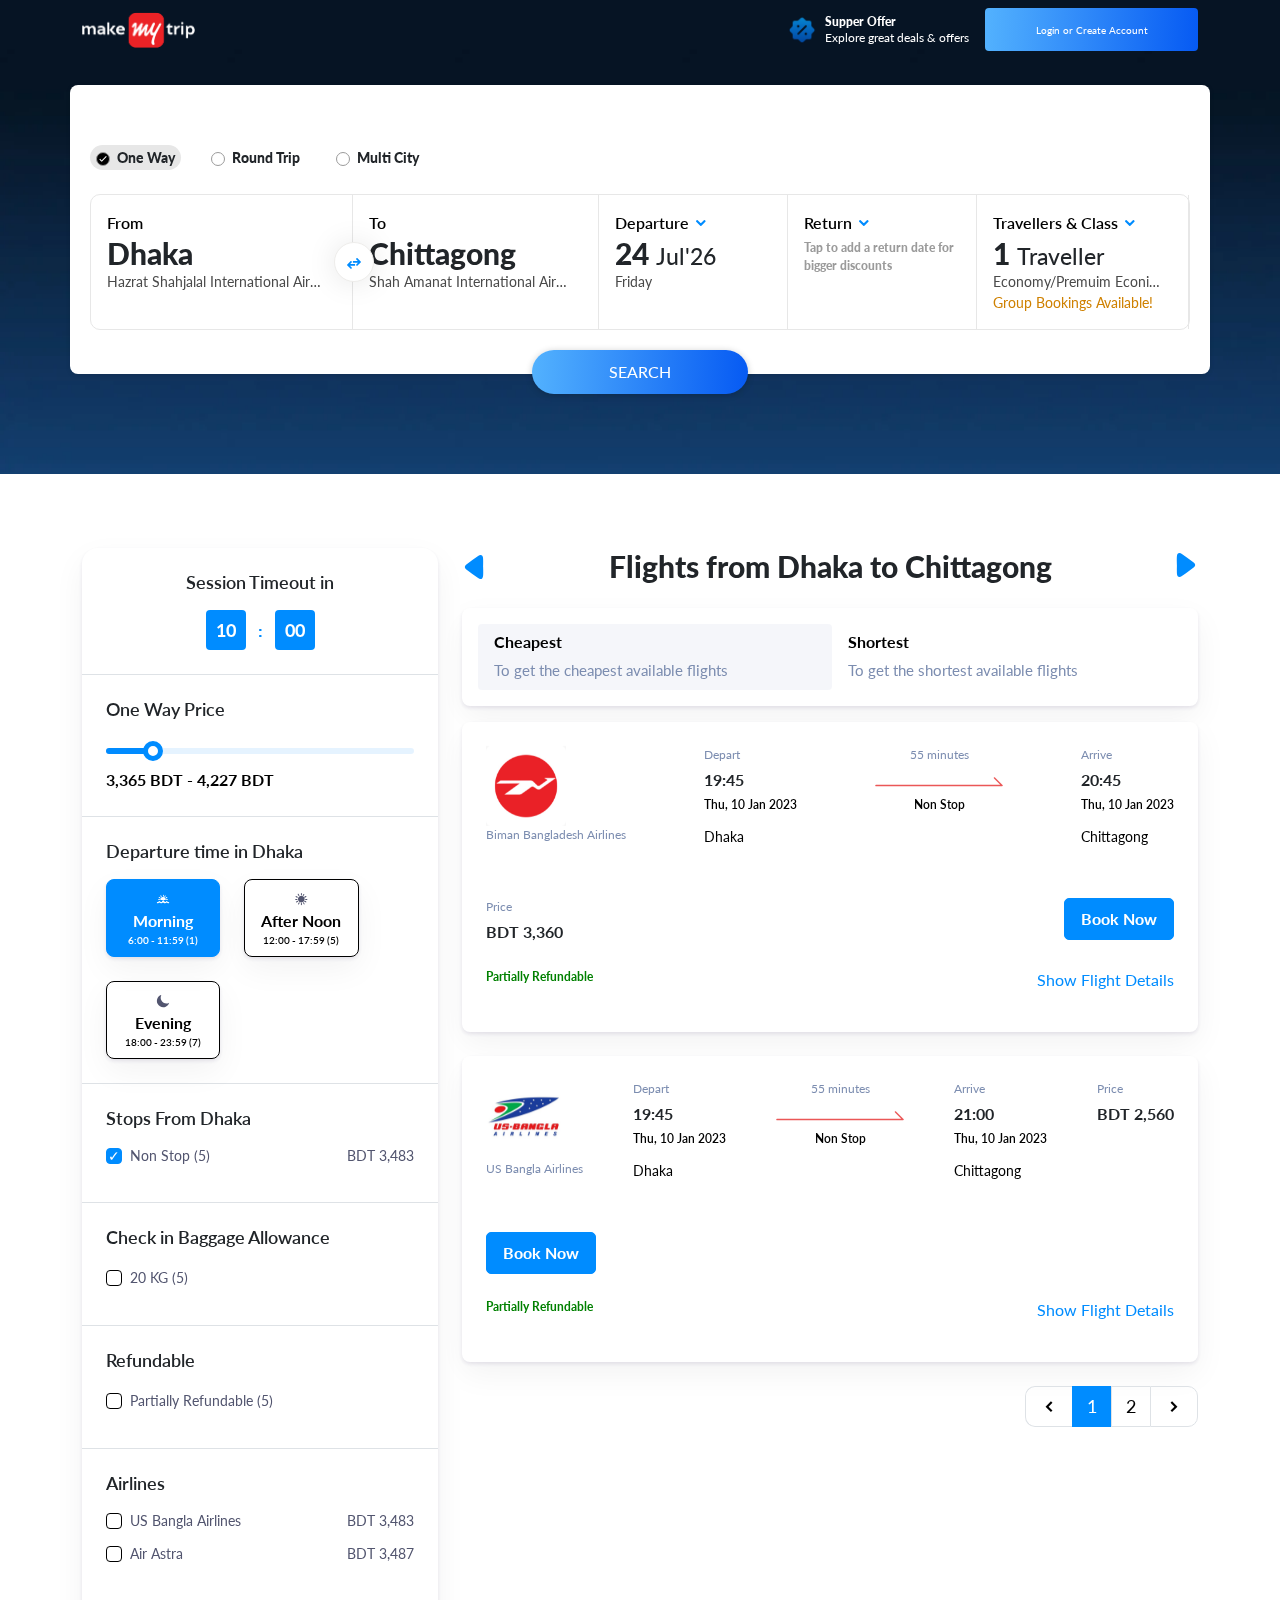
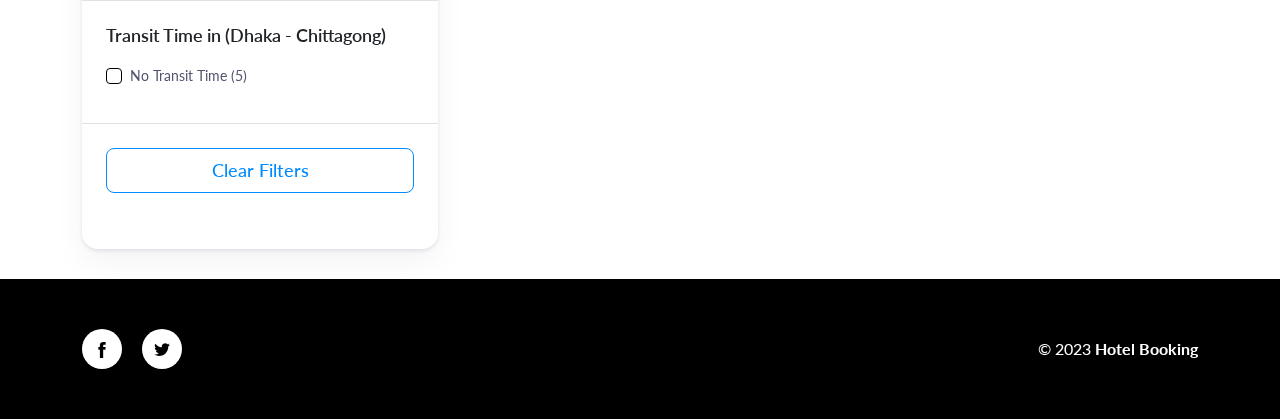
<file: flight-result.html>
<!DOCTYPE html>
<html lang="en">
<head>
    <meta charset="UTF-8">
    
    <!-- responsive tag -->
    <meta http-equiv="X-UA-Compatible" content="IE=edge">
    <meta name="viewport" content="width=device-width, initial-scale=1.0">
    
    <!-- Fav Icon -->
    <link rel="icon" type="image/png" href="images/logo/image-logo.png">
    <title>Flight Search</title>

    <!-- Inject:css -->
    <link rel="stylesheet" type="text/css" href="./assets/css/bootstrap.min.css">
    <link rel="stylesheet" type="text/css" href="./assets/css/icofonts/icofont.min.css">
    <link rel="stylesheet" type="text/css" href="./assets/css/owl-carousel/owl.carousel.min.css">
    <link rel="stylesheet" type="text/css" href="assets/css/fancybox.min.css">
    <link rel="stylesheet" type="text/css" href="assets/css/daterangepicker.css">
    <link rel="stylesheet" type="text/css" href="assets/css/datepicker.min.css">
    <link rel="stylesheet" type="text/css" href="assets/css/inTelInput.css">
    <link rel="stylesheet" type="text/css" href="assets/css/nice-select.css">
    <link rel="stylesheet" type="text/css" href="assets/css/animate.min.css">
    <link rel="stylesheet" type="text/css" href="./assets/css/style.css"> <!-- Template Stylesheet -->
    <link rel="stylesheet" type="text/css" href="./assets/css/responsive.css">

    <!--[if lt IE 9]>
    <script src="https://oss.maxcdn.com/html5shiv/3.7.2/html5shiv.min.js"></script>
    <script src="https://oss.maxcdn.com/respond/1.4.2/respond.min.js"></script>
    <![endif]-->

</head>
<body>

    <!-- Header -->
    <header class="trv-header">
        <div class="trv-toolbar">
            <div class="container">
                <div class="row align-items-center g-1">
                    <div class="col-4 col-sm-3">
                        <div class="logo">
                            <a href="./index.html"><img src="./assets/images/logo.png" alt="Booking"></a>
                        </div>
                    </div>
                    <div class="col-8 col-sm-9">
                        <div class="toolbar-right">
                            <div class="offer d-flex align-items-center">
                                <img src="./assets/images/icons/discount.png" alt="Offer Discount">
                                <div class="content">
                                    <p><b>Supper Offer</b></p>
                                    <p>Explore great deals & offers</p>
                                </div>
                            </div>
                            <button class="login-btn btn-sm d-sm-none"><i class="icofont-user-alt-4"></i></button>
                            <button class="login-btn">Login or Create Account</button>
                        </div>
                    </div>
                </div>
            </div>
        </div>
        <div class="header-wpr">
            <div class="container">
                <div class="main-header-container">
                    <div class="logo">
                        <a href="#"><img src="./assets/images/header-logo.png" alt="Booking"></a>
                    </div>
                    <ul class="nav main-nav">
                        <li class="nav-item">
                            <a href="./flight-result.html" class="nav-link active">
                                <i class="icofont-ui-flight"></i>
                                <p>Flights</p>
                            </a>
                        </li>
                        <li class="nav-item">
                            <a href="./hotel-result.html" class="nav-link">
                                <i class="icofont-5-star-hotel"></i>
                                <p>Hotels</p>
                            </a>
                        </li>
                        <li class="nav-item">
                            <a href="./visa-result.html" class="nav-link">
                                <i class="icofont-ticket"></i>
                                <p>Visa</p>
                            </a>
                        </li>
                    </ul>
                    <div class="toolbar-right">
                        <button class="login-btn btn-sm d-sm-none"><i class="icofont-user-alt-4"></i></button>
                        <button class="login-btn">Login or Create Account</button>
                    </div>
                </div>
            </div>
        </div>
    </header>

    <main class="trv-main-content">
        <!-- Banner -->
        <div class="trv-banner">
            <div class="container">
                <div class="row">
                    <div class="booking-filter-wpr">
                        <div class="filter-container">
                            <div class="flights-filter-content filter-content">
                                <div class="filter-types">
                                    <div class="single-type">
                                        <label for="one-way">
                                            <input type="radio" name="flight" id="one-way" checked>
                                            One Way
                                        </label>
                                    </div>
                                    <div class="single-type">
                                        <label for="round-way">
                                            <input type="radio" name="flight" id="round-way">
                                            Round Trip
                                        </label>
                                    </div>
                                    <div class="single-type">
                                        <label for="multi-way">
                                            <input type="radio" name="flight" id="multi-way">
                                            Multi City
                                        </label>
                                    </div>
                                </div>
                                <div class="filter-options">
                                    <div class="single-option">
                                        <p class="option-label">From</p>
                                        <div class="option-select-wrapper airport-select">
                                            <div class="option-select-btn">
                                                <h2>Dhaka</h2>
                                                <p>Hazrat Shahjalal International Airport</p>
                                            </div>
                                            <div class="option-select-content">
                                                <div class="search">
                                                    <i class="icofont-search"></i>
                                                    <input spellcheck="false" type="text" placeholder="From">
                                                </div>
                                                <ul class="filter-options-list"></ul>
                                            </div>
                                        </div>
                                    </div>
                                    <div class="single-option">
                                        <div class="toggle-airport"><i class="icofont-exchange"></i></div>
                                        <p class="option-label">To</p>
                                        <div class="option-select-wrapper airport-select">
                                            <div class="option-select-btn">
                                                <h2>Chittagong</h2>
                                                <p>Shah Amanat International Airport</p>
                                            </div>
                                            <div class="option-select-content">
                                                <div class="search">
                                                    <i class="icofont-search"></i>
                                                    <input spellcheck="false" type="text" placeholder="From">
                                                </div>
                                                <ul class="filter-options-list"></ul>
                                            </div>
                                        </div>
                                    </div>
                                    <div class="single-option">
                                        <p class="option-label">Departure <i class="icofont-rounded-down"></i></p>
                                        <div class="option-select-wrapper">
                                            <label for="dep-date" class="visually-hidden"></label>
                                            <input type="text" class="datePicker visually-hidden" id="dep-date">
                                            <div class="option-select-btn">
                                                <h2>9 <sub>Jan'23</sub></h2>
                                                <p>Monday</p>
                                            </div>
                                        </div>
                                    </div>
                                    <div class="single-option">
                                        <p class="option-label">Return <i class="icofont-rounded-down"></i></p>
                                        <div class="option-select-wrapper">
                                            <label for="re-date" class="visually-hidden"></label>
                                            <input type="text" name="datetimes" class="datetimes visually-hidden" id="re-date">
                                            <div class="option-select-btn">
                                                <!-- <h2>9 <sub>Jan'23</sub></h2>
                                                <p>Monday</p> -->
                                                <p class="return-info">Tap to add a return date for bigger discounts</p>
                                            </div>
                                        </div>
                                    </div>
                                    <div class="single-option">
                                        <p class="option-label">Travellers & Class <i class="icofont-rounded-down"></i></p>
                                        <div class="option-select-wrapper">
                                            <div class="option-select-btn">
                                                <h2>1 <sub>Traveller</sub></h2>
                                                <p>Economy/Premuim Econimy</p>
                                                <p class="info">Group Bookings Available!</p>
                                            </div>
                                            <div class="travel-options">
                                                <div class="single-travel-option">
                                                    <p>ADULTS (12y +)</p>
                                                    <ul>
                                                        <li><input type="radio" name="adult" id="a1" checked><label for="a1">1</label></li>
                                                        <li><input type="radio" name="adult" id="a2"><label for="a2">2</label></li>
                                                        <li><input type="radio" name="adult" id="a3"><label for="a3">3</label></li>
                                                        <li><input type="radio" name="adult" id="a4"><label for="a4">4</label></li>
                                                        <li><input type="radio" name="adult" id="a5"><label for="a5">5</label></li>
                                                        <li><input type="radio" name="adult" id="a6"><label for="a6">6</label></li>
                                                        <li><input type="radio" name="adult" id="a7"><label for="a7">7</label></li>
                                                        <li><input type="radio" name="adult" id="a8"><label for="a8">8</label></li>
                                                        <li><input type="radio" name="adult" id="a9"><label for="a9">9</label></li>
                                                        <li><input type="radio" name="adult" id="a9+"><label for="a9+">>9</label></li>
                                                    </ul>
                                                </div>
                                                <div class="row">
                                                    <div class="col-6">
                                                        <div class="single-travel-option">
                                                            <p>CHILDREN (2y - 12y )</p>
                                                            <ul>
                                                                <li><input type="radio" name="child" id="c1" checked><label for="c1">1</label></li>
                                                                <li><input type="radio" name="child" id="c2"><label for="c2">2</label></li>
                                                                <li><input type="radio" name="child" id="c3"><label for="c3">3</label></li>
                                                                <li><input type="radio" name="child" id="c4"><label for="c4">4</label></li>
                                                                <li><input type="radio" name="child" id="c5"><label for="c5">5</label></li>
                                                                <li><input type="radio" name="child" id="c6"><label for="c6">6</label></li>
                                                                <li><input type="radio" name="child" id="c6+"><label for="c6+">>9</label></li>
                                                            </ul>
                                                        </div>
                                                    </div>
                                                    <div class="col-6">
                                                        <div class="single-travel-option">
                                                            <p>INFANTS (below 2y)</p>
                                                            <ul>
                                                                <li><input type="radio" name="infant" id="i1" checked><label for="i1">1</label></li>
                                                                <li><input type="radio" name="infant" id="i2"><label for="i2">2</label></li>
                                                                <li><input type="radio" name="infant" id="i3"><label for="i3">3</label></li>
                                                                <li><input type="radio" name="infant" id="i4"><label for="i4">4</label></li>
                                                                <li><input type="radio" name="infant" id="i5"><label for="i5">5</label></li>
                                                                <li><input type="radio" name="infant" id="i6"><label for="i6">6</label></li>
                                                                <li><input type="radio" name="infant" id="i6+"><label for="i6+">>9</label></li>
                                                            </ul>
                                                        </div>
                                                    </div>
                                                </div>
                                                <div class="single-travel-option">
                                                    <p>CHOOSE TRAVEL CLASS</p>
                                                    <ul class="ticket-cls">
                                                        <li><input type="radio" name="ticket-class" id="eco" checked><label for="eco">Economy/Premium Economy</label></li>
                                                        <li><input type="radio" name="ticket-class" id="pre-eco"><label for="pre-eco">Premium Economy</label></li>
                                                        <li><input type="radio" name="ticket-class" id="business"><label for="business">Business</label></li>
                                                    </ul>
                                                </div>
                                                <div class="text-end">
                                                    <button class="opts-apply flight-apply">Apply</button>
                                                </div>
                                            </div>
                                        </div>
                                    </div>
                                </div>
                                <div class="text-center">
                                    <a href="./flight-result.html" class="filter-submit">Search</a>
                                </div>
                            </div>
                        </div>
                    </div>
                </div>
            </div>
        </div>

        <!-- Flights List -->
        <div class="trv-filter-result-wpr">
            <div class="container">
                <div class="row g-4">
                    <div class="col-12">
                        <div class="filter-toggle">
                            <b>Filter your search results</b>
                            <i class="icofont-filter"></i>
                        </div>
                    </div>
                    <div class="col-lg-4 sidebar-filter-wpr">
                        <div class="sidebar-filter-widget">
                            <span class="filter-cls d-lg-none"><i class="icofont-close"></i></span>
                            <div class="filter-item text-center">
                                <h6 class="filter-name">Session Timeout in</h6>
                                <div class="session-time">
                                    <p id="countdown"><span>10</span> : <span>00</span></p>
                                </div>
                            </div>
                            <div class="filter-item price-filter">
                                <h6 class="filter-name">One Way Price</h6>
                                <div class="price-range">
                                    <div class="range-field">
                                        <div class="position-relative">
                                            <input type="range" min="3365" max="10000" value="4227" step="1">
                                            <span class="range-bg"></span>
                                        </div>
                                        <div class="range-value">
                                            <span class="value left">3,365 BDT - </span>
                                            <span class="value right">4,227 BDT</span>
                                        </div>
                                    </div>
                                </div>
                            </div>
                            <div class="filter-item">
                                <h6 class="filter-name">Departure time in Dhaka</h6>
                                <div class="row g-4">
                                    <div class="col-sm-3 col-lg-6 col-xl-5">
                                        <div class="departure-time">
                                            <input type="radio" name="dept-time" id="morning" checked>
                                            <label for="morning">
                                                <i class="icofont-sun-rise"></i>
                                                <p><b>Morning</b></p>
                                                <p class="time">6:00 - 11:59 (1)</p>
                                            </label>
                                        </div>
                                    </div>
                                    <div class="col-sm-3 col-lg-6 col-xl-5">
                                        <div class="departure-time">
                                            <input type="radio" name="dept-time" id="noon">
                                            <label for="noon">
                                                <i class="icofont-sun-alt"></i>
                                                <p><b>After Noon</b></p>
                                                <p class="time">12:00 - 17:59 (5)</p>
                                            </label>
                                        </div>
                                    </div>
                                    <div class="col-sm-3 col-lg-6 col-xl-5">
                                        <div class="departure-time">
                                            <input type="radio" name="dept-time" id="night">
                                            <label for="night">
                                                <i class="icofont-moon"></i>
                                                <p><b>Evening</b></p>
                                                <p class="time">18:00 - 23:59 (7)</p>
                                            </label>
                                        </div>
                                    </div>
                                </div>
                            </div>
                            <div class="filter-item">
                                <h6 class="filter-name">Stops From Dhaka</h6>
                                <div class="filter-input">
                                    <div class="valued-opt">
                                        <label for="stopis-1">
                                            <input type="checkbox" name="t-time" id="stopis-1" checked>
                                            Non Stop (5)
                                        </label>
                                        <p>BDT 3,483</p>
                                    </div>
                                </div>
                            </div>
                            <div class="filter-item">
                                <h6 class="filter-name">Check in Baggage Allowance</h6>
                                <div class="filter-input">
                                    <label for="bag-weight-1">
                                        <input type="checkbox" name="t-time" id="bag-weight-1">
                                        20 KG (5)
                                    </label>
                                </div>
                            </div>
                            <div class="filter-item">
                                <h6 class="filter-name">Refundable</h6>
                                <div class="filter-input">
                                    <label for="refund-1">
                                        <input type="checkbox" name="t-time" id="refund-1">
                                        Partially Refundable (5)
                                    </label>
                                </div>
                            </div>
                            <div class="filter-item">
                                <h6 class="filter-name">Airlines</h6>
                                <div>
                                    <div class="valued-opt filter-input">
                                        <label for="air-1">
                                            <input type="checkbox" name="t-time" id="air-1">
                                            US Bangla Airlines
                                        </label>
                                        <p>BDT 3,483</p>
                                    </div>
                                    <div class="valued-opt filter-input">
                                        <label for="air-2">
                                            <input type="checkbox" name="t-time" id="air-2">
                                            Air Astra
                                        </label>
                                        <p>BDT 3,487</p>
                                    </div>
                                </div>
                            </div>
                            <div class="filter-item">
                                <h6 class="filter-name">Transit Time in (Dhaka - Chittagong)</h6>
                                <div class="filter-input">
                                    <label for="tt-1">
                                        <input type="checkbox" name="t-time" id="tt-1">
                                        No Transit Time (5)
                                    </label>
                                </div>
                            </div>
                            <div class="p-4">
                                <button class="clr-filter-btn">Clear Filters</button>
                            </div>
                        </div>
                    </div>
                    <div class="col-lg-8">
                        <div class="flight-list-wpr">
                            <div class="route-name">
                                <div class="prev-day position-relative">
                                    <i class="icofont-ui-play"></i>
                                    <span>Search for previous day flights</span>
                                </div>
                                <h2>Flights from Dhaka to Chittagong</h2>
                                <div class="next-day position-relative">
                                    <i class="icofont-ui-play"></i>
                                    <span>Search for next day flights</span>
                                </div>
                            </div>
                            <ul class="nav flight-category" id="flightTab" role="tablist">
                                <li class="nav-item" role="presentation">
                                    <a class="nav-link active" id="cheap-tab" data-bs-toggle="tab" href="#cheap" role="tab" aria-controls="cheap" aria-selected="true">
                                        <h6>Cheapest</h6>
                                        <p>To get the cheapest available flights</p>
                                    </a>
                                </li>
                                <li class="nav-item" role="presentation">
                                    <a class="nav-link" id="short-tab" data-bs-toggle="tab" href="#short" role="tab" aria-controls="short" aria-selected="true">
                                        <h6>Shortest</h6>
                                        <p>To get the shortest available flights</p>
                                    </a>
                                </li>
                            </ul>
                            <div class="flights-container">
                                <div class="tab-content" id="flightTabContent">
                                    <div class="tab-pane fade show active" id="cheap" role="tabpanel" aria-labelledby="cheap-tab">
                                        <div class="flight-list">
                                            <div class="single-flight">
                                                <div class="flight-details">
                                                    <div>
                                                        <img src="./assets/images/services/BG.png" alt="Biman BD" class="air-img">
                                                        <p class="tag">Biman Bangladesh Airlines</p>
                                                    </div>
                                                    <div>
                                                        <p class="tag">Depart</p>
                                                        <b>19:45</b>
                                                        <p class="date">Thu, 10 Jan 2023</p>
                                                        <p class="location">Dhaka</p>
                                                    </div>
                                                    <div class="text-center">
                                                        <p class="tag">55 minutes</p>
                                                        <img src="./assets/images/icons/non-stop-shape.png" alt="Non stop">
                                                        <p class="flight-type">Non Stop</p>
                                                    </div>
                                                    <div>
                                                        <p class="tag">Arrive</p>
                                                        <b>20:45</b>
                                                        <p class="date">Thu, 10 Jan 2023</p>
                                                        <p class="location">Chittagong</p>
                                                    </div>
                                                    <div>
                                                        <p class="tag">Price</p>
                                                        <b>BDT 3,360</b>
                                                    </div>
                                                    <div>
                                                        <a href="./booking.html" class="book-btn">Book Now</a>
                                                    </div>
                                                </div>
                                                <div class="flight-meta-info">
                                                    <p class="refund-info">Partially Refundable</p>
                                                    <p class="info-toggle">Show Flight Details</p>
                                                </div>
                                                <div class="flight-info-details">
                                                    <ul class="nav flight-info-links" id="flight-info-Tab" role="tablist">
                                                        <li class="nav-item" role="presentation">
                                                            <a class="nav-link active" id="flight-des-tab" data-bs-toggle="tab" href="#flight-des" role="tab" aria-controls="cheap" aria-selected="true">Flight Details</a>
                                                        </li>
                                                        <li class="nav-item" role="presentation">
                                                            <a class="nav-link" id="fare-sum-tab" data-bs-toggle="tab" href="#fare-sum" role="tab" aria-controls="fare-sum" aria-selected="true">Fare Summary</a>
                                                        </li>
                                                        <li class="nav-item" role="presentation">
                                                            <a class="nav-link" id="fare-rule-tab" data-bs-toggle="tab" href="#fare-rule" role="tab" aria-controls="fare-rule" aria-selected="true">Fare Rules</a>
                                                        </li>
                                                    </ul>
                                                    <div class="tab-content" id="flightinfoTabContent">
                                                        <div class="tab-pane fade show active" id="flight-des" role="tabpanel" aria-labelledby="flight-des-tab">
                                                            <div class="flight-info-content">
                                                                <div class="content-head">
                                                                    <h5>Dhaka to Chittagong, 10 Jan 2023</h5>
                                                                </div>
                                                                <div class="content-body p-3">
                                                                    <div class="fare-info-wpr">
                                                                        <img src="./assets/images/services/BG.png" alt="Biman BD">
                                                                        <div class="fare-info">
                                                                            <h6>Biman Bangladesh Airlines <span>BG | 617</span></h6>
                                                                            <div>
                                                                                <p>Aircraft : DHC8 Dash 8</p>
                                                                                <p>Operated by : BG</p>
                                                                                <p>Economy (G)</p>
                                                                                <p>Available seats: 9</p>
                                                                            </div>
                                                                        </div>
                                                                    </div>
                                                                    <div class="flight-details">
                                                                        <div>
                                                                            <b>19:45</b>
                                                                            <p class="date">Thu, 10 Jan 2023 <b>(DAC)</b></p>
                                                                            <p>Terminal</p>
                                                                            <p class="terminal-name">Hazrat Shahjalal International Airport</p>
                                                                            <p>Dhaka,Bangladesh</p>
                                                                        </div>
                                                                        <div class="text-center">
                                                                            <p class="tag">55 minutes</p>
                                                                            <img src="./assets/images/icons/dash.png" alt="Non stop">
                                                                        </div>
                                                                        <div>
                                                                            <b>20:45</b>
                                                                            <p class="date">Thu, 10 Jan 2023 <b>(CGP)</b></p>
                                                                            <p>Terminal</p>
                                                                            <p class="terminal-name">Patenga</p>
                                                                            <p>Chittagong,Bangladesh</p>
                                                                        </div>
                                                                        <div>
                                                                            <b>Baggage</b>
                                                                            <p>Adult</p>
                                                                        </div>
                                                                        <div>
                                                                            <b>Check In</b>
                                                                            <p>20 kg(s)</p>
                                                                        </div>
                                                                        <div>
                                                                            <b>Cabin</b>
                                                                            <p>7 kg(s)</p>
                                                                        </div>
                                                                    </div>
                                                                </div>
                                                            </div>
                                                        </div>
                                                        <div class="tab-pane fade" id="fare-sum" role="tabpanel" aria-labelledby="fare-sum-tab">
                                                            <div class="flight-info-content">
                                                                <div class="content-head">
                                                                    <h5>Dhaka to Chittagong</h5>
                                                                </div>
                                                                <div class="content-body p-3">
                                                                    <div class="fare-sum-table">
                                                                        <table class="table table-bordered mb-0">
                                                                            <thead>
                                                                                <tr>
                                                                                    <th>Fare Summary</th>
                                                                                    <th>Base Fare</th>
                                                                                    <th>Taxes + Fees</th>
                                                                                    <th>Per Passenger</th>
                                                                                    <th>Total</th>
                                                                                </tr>
                                                                            </thead>
                                                                            <tbody>
                                                                                <tr>
                                                                                    <td>Adult</td>
                                                                                    <td>BDT 2,640</td>
                                                                                    <td>BDT 725</td>
                                                                                    <td>BDT (3,365 x 1)</td>
                                                                                    <td>BDT 3,365</td>
                                                                                </tr>
                                                                            </tbody>
                                                                            <tfoot>
                                                                                <tr>
                                                                                    <td><b>Total (1 Traveler)</b></td>
                                                                                    <td></td>
                                                                                    <td></td>
                                                                                    <td></td>
                                                                                    <td><b>BDT 3,365</b></td>
                                                                                </tr>
                                                                            </tfoot>
                                                                        </table>
                                                                    </div>
                                                                </div>
                                                            </div>
                                                        </div>
                                                        <div class="tab-pane fade" id="fare-rule" role="tabpanel" aria-labelledby="fare-rule-tab">
                                                            <div class="flight-info-content">
                                                                <div class="content-head">
                                                                    <h5>Fare breakdown</h5>
                                                                </div>
                                                                <div class="content-body p-3">
                                                                    <div class="fare-rules-table">
                                                                        <table class="table table-bordered mb-0">
                                                                            <thead>
                                                                                <tr>
                                                                                    <th>
                                                                                        <b>Cancellation</b>
                                                                                        <p>(From Scheduled flight departure)</p>
                                                                                    </th>
                                                                                    <th>
                                                                                        <b>Amount/Value</b>
                                                                                        <p>(Per passenger)</p>
                                                                                    </th>
                                                                                </tr>
                                                                            </thead>
                                                                            <tbody>
                                                                                <tr>
                                                                                    <td>Maximum penalty amount</td>
                                                                                    <td>Adult : <b>BDT 2,000</b></td>
                                                                                </tr>
                                                                            </tbody>
                                                                        </table>
                                                                    </div>
                                                                    <div class="callout-block mb-3">
                                                                        <p><b>*Note For Date Change:</b> Service Fees, Fare difference and Tax difference will be additionally applied on top of penalty amount which is nonrefundable in any circumstances.</p>
                                                                    </div>
                                                                    <div class="fare-rules-table">
                                                                        <table class="table table-bordered mb-0">
                                                                            <thead>
                                                                                <tr>
                                                                                    <th>
                                                                                        <b>Date Change</b>
                                                                                        <p>(From Scheduled flight departure)</p>
                                                                                    </th>
                                                                                    <th>
                                                                                        <b>Amount/Value</b>
                                                                                        <p>(Per passenger)</p>
                                                                                    </th>
                                                                                </tr>
                                                                            </thead>
                                                                            <tbody>
                                                                                <tr>
                                                                                    <td>Maximum penalty amount</td>
                                                                                    <td>Adult : <b>BDT 1,500</b></td>
                                                                                </tr>
                                                                            </tbody>
                                                                        </table>
                                                                    </div>
                                                                    <div class="callout-block">
                                                                        <p><b>*Note For Date Change:</b> Service Fees, Fare difference and Tax difference will be additionally applied on top of penalty amount which is nonrefundable in any circumstances.</p>
                                                                    </div>
                                                                </div>
                                                            </div>
                                                            <div class="callout-block">
                                                                <p><b>*Important:</b> The airline fees are continuously changing. Flight Expert doesn’t certify the fees/price shown above. The mentioned fees are for prediction of easiness of our customer. You can change the date only by choosing the same airline on a different date. Users have to pay the fare difference of RBD or classes between booked and latest booking, if there is any.</p>
                                                            </div>
                                                        </div>
                                                    </div>
                                                </div>
                                            </div>
                                            <div class="single-flight">
                                                <div class="flight-details">
                                                    <div>
                                                        <img src="./assets/images/services/US.png" alt="Biman BD" class="air-img">
                                                        <p class="tag">US Bangla Airlines</p>
                                                    </div>
                                                    <div>
                                                        <p class="tag">Depart</p>
                                                        <b>19:45</b>
                                                        <p class="date">Thu, 10 Jan 2023</p>
                                                        <p class="location">Dhaka</p>
                                                    </div>
                                                    <div class="text-center">
                                                        <p class="tag">55 minutes</p>
                                                        <img src="./assets/images/icons/non-stop-shape.png" alt="Non stop">
                                                        <p class="flight-type">Non Stop</p>
                                                    </div>
                                                    <div>
                                                        <p class="tag">Arrive</p>
                                                        <b>21:00</b>
                                                        <p class="date">Thu, 10 Jan 2023</p>
                                                        <p class="location">Chittagong</p>
                                                    </div>
                                                    <div>
                                                        <p class="tag">Price</p>
                                                        <b>BDT 2,560</b>
                                                    </div>
                                                    <div>
                                                        <a href="./booking.html" class="book-btn">Book Now</a>
                                                    </div>
                                                </div>
                                                <div class="flight-meta-info">
                                                    <p class="refund-info">Partially Refundable</p>
                                                    <p class="info-toggle">Show Flight Details</p>
                                                </div>
                                                <div class="flight-info-details">
                                                    <ul class="nav flight-info-links" id="flight-info-Tab" role="tablist">
                                                        <li class="nav-item" role="presentation">
                                                            <a class="nav-link active" id="flight-des-tab" data-bs-toggle="tab" href="#flight-des" role="tab" aria-controls="cheap" aria-selected="true">Flight Details</a>
                                                        </li>
                                                        <li class="nav-item" role="presentation">
                                                            <a class="nav-link" id="fare-sum-tab" data-bs-toggle="tab" href="#fare-sum" role="tab" aria-controls="fare-sum" aria-selected="true">Fare Summary</a>
                                                        </li>
                                                        <li class="nav-item" role="presentation">
                                                            <a class="nav-link" id="fare-rule-tab" data-bs-toggle="tab" href="#fare-rule" role="tab" aria-controls="fare-rule" aria-selected="true">Fare Rules</a>
                                                        </li>
                                                    </ul>
                                                    <div class="tab-content" id="flightinfoTabContent">
                                                        <div class="tab-pane fade show active" id="flight-des" role="tabpanel" aria-labelledby="flight-des-tab">
                                                            <div class="flight-info-content">
                                                                <div class="content-head">
                                                                    <h5>Dhaka to Chittagong, 10 Jan 2023</h5>
                                                                </div>
                                                                <div class="content-body p-3">
                                                                    <div class="fare-info-wpr">
                                                                        <img src="./assets/images/services/US.png" alt="US Bangla">
                                                                        <div class="fare-info">
                                                                            <h6>US BANGLA Airlines <span>US | 517</span></h6>
                                                                            <div>
                                                                                <p>Aircraft : DHC8 Dash 8</p>
                                                                                <p>Operated by : BG</p>
                                                                                <p>Economy (G)</p>
                                                                                <p>Available seats: 9</p>
                                                                            </div>
                                                                        </div>
                                                                    </div>
                                                                    <div class="flight-details">
                                                                        <div>
                                                                            <b>19:45</b>
                                                                            <p class="date">Thu, 10 Jan 2023 <b>(DAC)</b></p>
                                                                            <p>Terminal</p>
                                                                            <p class="terminal-name">Hazrat Shahjalal International Airport</p>
                                                                            <p>Dhaka,Bangladesh</p>
                                                                        </div>
                                                                        <div class="text-center">
                                                                            <p class="tag">55 minutes</p>
                                                                            <img src="./assets/images/icons/dash.png" alt="Non stop">
                                                                        </div>
                                                                        <div>
                                                                            <b>21:00</b>
                                                                            <p class="date">Thu, 10 Jan 2023 <b>(CGP)</b></p>
                                                                            <p>Terminal</p>
                                                                            <p class="terminal-name">Patenga</p>
                                                                            <p>Chittagong,Bangladesh</p>
                                                                        </div>
                                                                        <div>
                                                                            <b>Baggage</b>
                                                                            <p>Adult</p>
                                                                        </div>
                                                                        <div>
                                                                            <b>Check In</b>
                                                                            <p>20 kg(s)</p>
                                                                        </div>
                                                                        <div>
                                                                            <b>Cabin</b>
                                                                            <p>7 kg(s)</p>
                                                                        </div>
                                                                    </div>
                                                                </div>
                                                            </div>
                                                        </div>
                                                        <div class="tab-pane fade" id="fare-sum" role="tabpanel" aria-labelledby="fare-sum-tab">
                                                            <div class="flight-info-content">
                                                                <div class="content-head">
                                                                    <h5>Dhaka to Chittagong</h5>
                                                                </div>
                                                                <div class="content-body p-3">
                                                                    <div class="fare-sum-table">
                                                                        <table class="table table-bordered mb-0">
                                                                            <thead>
                                                                                <tr>
                                                                                    <th>Fare Summary</th>
                                                                                    <th>Base Fare</th>
                                                                                    <th>Taxes + Fees</th>
                                                                                    <th>Per Passenger</th>
                                                                                    <th>Total</th>
                                                                                </tr>
                                                                            </thead>
                                                                            <tbody>
                                                                                <tr>
                                                                                    <td>Adult</td>
                                                                                    <td>BDT 2,640</td>
                                                                                    <td>BDT 725</td>
                                                                                    <td>BDT (3,365 x 1)</td>
                                                                                    <td>BDT 3,365</td>
                                                                                </tr>
                                                                            </tbody>
                                                                            <tfoot>
                                                                                <tr>
                                                                                    <td><b>Total (1 Traveler)</b></td>
                                                                                    <td></td>
                                                                                    <td></td>
                                                                                    <td></td>
                                                                                    <td><b>BDT 3,365</b></td>
                                                                                </tr>
                                                                            </tfoot>
                                                                        </table>
                                                                    </div>
                                                                </div>
                                                            </div>
                                                        </div>
                                                        <div class="tab-pane fade" id="fare-rule" role="tabpanel" aria-labelledby="fare-rule-tab">
                                                            <div class="flight-info-content">
                                                                <div class="content-head">
                                                                    <h5>Fare breakdown</h5>
                                                                </div>
                                                                <div class="content-body p-3">
                                                                    <div class="fare-rules-table">
                                                                        <table class="table table-bordered mb-0">
                                                                            <thead>
                                                                                <tr>
                                                                                    <th>
                                                                                        <b>Cancellation</b>
                                                                                        <p>(From Scheduled flight departure)</p>
                                                                                    </th>
                                                                                    <th>
                                                                                        <b>Amount/Value</b>
                                                                                        <p>(Per passenger)</p>
                                                                                    </th>
                                                                                </tr>
                                                                            </thead>
                                                                            <tbody>
                                                                                <tr>
                                                                                    <td>Maximum penalty amount</td>
                                                                                    <td>Adult : <b>BDT 2,000</b></td>
                                                                                </tr>
                                                                            </tbody>
                                                                        </table>
                                                                    </div>
                                                                    <div class="callout-block mb-3">
                                                                        <p><b>*Note For Date Change:</b> Service Fees, Fare difference and Tax difference will be additionally applied on top of penalty amount which is nonrefundable in any circumstances.</p>
                                                                    </div>
                                                                    <div class="fare-rules-table">
                                                                        <table class="table table-bordered mb-0">
                                                                            <thead>
                                                                                <tr>
                                                                                    <th>
                                                                                        <b>Date Change</b>
                                                                                        <p>(From Scheduled flight departure)</p>
                                                                                    </th>
                                                                                    <th>
                                                                                        <b>Amount/Value</b>
                                                                                        <p>(Per passenger)</p>
                                                                                    </th>
                                                                                </tr>
                                                                            </thead>
                                                                            <tbody>
                                                                                <tr>
                                                                                    <td>Maximum penalty amount</td>
                                                                                    <td>Adult : <b>BDT 1,500</b></td>
                                                                                </tr>
                                                                            </tbody>
                                                                        </table>
                                                                    </div>
                                                                    <div class="callout-block">
                                                                        <p><b>*Note For Date Change:</b> Service Fees, Fare difference and Tax difference will be additionally applied on top of penalty amount which is nonrefundable in any circumstances.</p>
                                                                    </div>
                                                                </div>
                                                            </div>
                                                            <div class="callout-block">
                                                                <p><b>*Important:</b> The airline fees are continuously changing. Flight Expert doesn’t certify the fees/price shown above. The mentioned fees are for prediction of easiness of our customer. You can change the date only by choosing the same airline on a different date. Users have to pay the fare difference of RBD or classes between booked and latest booking, if there is any.</p>
                                                            </div>
                                                        </div>
                                                    </div>
                                                </div>
                                            </div>
                                        </div>
                                    </div>
                                    <div class="tab-pane fade" id="short" role="tabpanel" aria-labelledby="short-tab">
                                        <div class="flight-list">
                                            <div class="single-flight">
                                                <div class="flight-details">
                                                    <div>
                                                        <img src="./assets/images/services/2A.png" alt="Air Astra" class="air-img">
                                                        <p class="tag">Air Astra</p>
                                                    </div>
                                                    <div>
                                                        <p class="tag">Depart</p>
                                                        <b>19:45</b>
                                                        <p class="date">Thu, 10 Jan 2023</p>
                                                        <p class="location">Dhaka</p>
                                                    </div>
                                                    <div class="text-center">
                                                        <p class="tag">30 minutes</p>
                                                        <img src="./assets/images/icons/non-stop-shape.png" alt="Non stop">
                                                        <p class="flight-type">Non Stop</p>
                                                    </div>
                                                    <div>
                                                        <p class="tag">Arrive</p>
                                                        <b>20:45</b>
                                                        <p class="date">Thu, 10 Jan 2023</p>
                                                        <p class="location">Chittagong</p>
                                                    </div>
                                                    <div>
                                                        <p class="tag">Price</p>
                                                        <b>BDT 5,550</b>
                                                    </div>
                                                    <div>
                                                        <a href="./booking.html" class="book-btn">Book Now</a>
                                                    </div>
                                                </div>
                                                <div class="flight-meta-info">
                                                    <p class="refund-info">Partially Refundable</p>
                                                    <p class="info-toggle">Show Flight Details</p>
                                                </div>
                                                <div class="flight-info-details">
                                                    <ul class="nav flight-info-links" id="flight-info-Tab" role="tablist">
                                                        <li class="nav-item" role="presentation">
                                                            <a class="nav-link active" id="flight-des-tab" data-bs-toggle="tab" href="#flight-des" role="tab" aria-controls="cheap" aria-selected="true">Flight Details</a>
                                                        </li>
                                                        <li class="nav-item" role="presentation">
                                                            <a class="nav-link" id="fare-sum-tab" data-bs-toggle="tab" href="#fare-sum" role="tab" aria-controls="fare-sum" aria-selected="true">Fare Summary</a>
                                                        </li>
                                                        <li class="nav-item" role="presentation">
                                                            <a class="nav-link" id="fare-rule-tab" data-bs-toggle="tab" href="#fare-rule" role="tab" aria-controls="fare-rule" aria-selected="true">Fare Rules</a>
                                                        </li>
                                                    </ul>
                                                    <div class="tab-content" id="flightinfoTabContent">
                                                        <div class="tab-pane fade show active" id="flight-des" role="tabpanel" aria-labelledby="flight-des-tab">
                                                            <div class="flight-info-content">
                                                                <div class="content-head">
                                                                    <h5>Dhaka to Chittagong, 10 Jan 2023</h5>
                                                                </div>
                                                                <div class="content-body p-3">
                                                                    <div class="fare-info-wpr">
                                                                        <img src="./assets/images/services/2A.png" alt="Air Astra">
                                                                        <div class="fare-info">
                                                                            <h6>AIR ASTRA <span>AA | 617</span></h6>
                                                                            <div>
                                                                                <p>Aircraft : DHC8 Dash 8</p>
                                                                                <p>Operated by : BG</p>
                                                                                <p>Economy (G)</p>
                                                                                <p>Available seats: 9</p>
                                                                            </div>
                                                                        </div>
                                                                    </div>
                                                                    <div class="flight-details">
                                                                        <div>
                                                                            <b>19:45</b>
                                                                            <p class="date">Thu, 10 Jan 2023 <b>(DAC)</b></p>
                                                                            <p>Terminal</p>
                                                                            <p class="terminal-name">Hazrat Shahjalal International Airport</p>
                                                                            <p>Dhaka,Bangladesh</p>
                                                                        </div>
                                                                        <div class="text-center">
                                                                            <p class="tag">55 minutes</p>
                                                                            <img src="./assets/images/icons/dash.png" alt="Non stop">
                                                                        </div>
                                                                        <div>
                                                                            <b>20:45</b>
                                                                            <p class="date">Thu, 10 Jan 2023 <b>(CGP)</b></p>
                                                                            <p>Terminal</p>
                                                                            <p class="terminal-name">Patenga</p>
                                                                            <p>Chittagong,Bangladesh</p>
                                                                        </div>
                                                                        <div>
                                                                            <b>Baggage</b>
                                                                            <p>Adult</p>
                                                                        </div>
                                                                        <div>
                                                                            <b>Check In</b>
                                                                            <p>20 kg(s)</p>
                                                                        </div>
                                                                        <div>
                                                                            <b>Cabin</b>
                                                                            <p>7 kg(s)</p>
                                                                        </div>
                                                                    </div>
                                                                </div>
                                                            </div>
                                                        </div>
                                                        <div class="tab-pane fade" id="fare-sum" role="tabpanel" aria-labelledby="fare-sum-tab">
                                                            <div class="flight-info-content">
                                                                <div class="content-head">
                                                                    <h5>Dhaka to Chittagong</h5>
                                                                </div>
                                                                <div class="content-body p-3">
                                                                    <div class="fare-sum-table">
                                                                        <table class="table table-bordered mb-0">
                                                                            <thead>
                                                                                <tr>
                                                                                    <th>Fare Summary</th>
                                                                                    <th>Base Fare</th>
                                                                                    <th>Taxes + Fees</th>
                                                                                    <th>Per Passenger</th>
                                                                                    <th>Total</th>
                                                                                </tr>
                                                                            </thead>
                                                                            <tbody>
                                                                                <tr>
                                                                                    <td>Adult</td>
                                                                                    <td>BDT 2,640</td>
                                                                                    <td>BDT 725</td>
                                                                                    <td>BDT (3,365 x 1)</td>
                                                                                    <td>BDT 3,365</td>
                                                                                </tr>
                                                                            </tbody>
                                                                            <tfoot>
                                                                                <tr>
                                                                                    <td><b>Total (1 Traveler)</b></td>
                                                                                    <td></td>
                                                                                    <td></td>
                                                                                    <td></td>
                                                                                    <td><b>BDT 3,365</b></td>
                                                                                </tr>
                                                                            </tfoot>
                                                                        </table>
                                                                    </div>
                                                                </div>
                                                            </div>
                                                        </div>
                                                        <div class="tab-pane fade" id="fare-rule" role="tabpanel" aria-labelledby="fare-rule-tab">
                                                            <div class="flight-info-content">
                                                                <div class="content-head">
                                                                    <h5>Fare breakdown</h5>
                                                                </div>
                                                                <div class="content-body p-3">
                                                                    <div class="fare-rules-table">
                                                                        <table class="table table-bordered mb-0">
                                                                            <thead>
                                                                                <tr>
                                                                                    <th>
                                                                                        <b>Cancellation</b>
                                                                                        <p>(From Scheduled flight departure)</p>
                                                                                    </th>
                                                                                    <th>
                                                                                        <b>Amount/Value</b>
                                                                                        <p>(Per passenger)</p>
                                                                                    </th>
                                                                                </tr>
                                                                            </thead>
                                                                            <tbody>
                                                                                <tr>
                                                                                    <td>Maximum penalty amount</td>
                                                                                    <td>Adult : <b>BDT 2,000</b></td>
                                                                                </tr>
                                                                            </tbody>
                                                                        </table>
                                                                    </div>
                                                                    <div class="callout-block mb-3">
                                                                        <p><b>*Note For Date Change:</b> Service Fees, Fare difference and Tax difference will be additionally applied on top of penalty amount which is nonrefundable in any circumstances.</p>
                                                                    </div>
                                                                    <div class="fare-rules-table">
                                                                        <table class="table table-bordered mb-0">
                                                                            <thead>
                                                                                <tr>
                                                                                    <th>
                                                                                        <b>Date Change</b>
                                                                                        <p>(From Scheduled flight departure)</p>
                                                                                    </th>
                                                                                    <th>
                                                                                        <b>Amount/Value</b>
                                                                                        <p>(Per passenger)</p>
                                                                                    </th>
                                                                                </tr>
                                                                            </thead>
                                                                            <tbody>
                                                                                <tr>
                                                                                    <td>Maximum penalty amount</td>
                                                                                    <td>Adult : <b>BDT 1,500</b></td>
                                                                                </tr>
                                                                            </tbody>
                                                                        </table>
                                                                    </div>
                                                                    <div class="callout-block">
                                                                        <p><b>*Note For Date Change:</b> Service Fees, Fare difference and Tax difference will be additionally applied on top of penalty amount which is nonrefundable in any circumstances.</p>
                                                                    </div>
                                                                </div>
                                                            </div>
                                                            <div class="callout-block">
                                                                <p><b>*Important:</b> The airline fees are continuously changing. Flight Expert doesn’t certify the fees/price shown above. The mentioned fees are for prediction of easiness of our customer. You can change the date only by choosing the same airline on a different date. Users have to pay the fare difference of RBD or classes between booked and latest booking, if there is any.</p>
                                                            </div>
                                                        </div>
                                                    </div>
                                                </div>
                                            </div>
                                            <div class="single-flight">
                                                <div class="flight-details">
                                                    <div>
                                                        <img src="./assets/images/services/NA.png" alt="Novo Air" class="air-img">
                                                        <p class="tag">NovoAir</p>
                                                    </div>
                                                    <div>
                                                        <p class="tag">Depart</p>
                                                        <b>19:45</b>
                                                        <p class="date">Thu, 10 Jan 2023</p>
                                                        <p class="location">Dhaka</p>
                                                    </div>
                                                    <div class="text-center">
                                                        <p class="tag">30 minutes</p>
                                                        <img src="./assets/images/icons/non-stop-shape.png" alt="Non stop">
                                                        <p class="flight-type">Non Stop</p>
                                                    </div>
                                                    <div>
                                                        <p class="tag">Arrive</p>
                                                        <b>20:45</b>
                                                        <p class="date">Thu, 10 Jan 2023</p>
                                                        <p class="location">Chittagong</p>
                                                    </div>
                                                    <div>
                                                        <p class="tag">Price</p>
                                                        <b>BDT 5,000</b>
                                                    </div>
                                                    <div>
                                                        <a href="./booking.html" class="book-btn">Book Now</a>
                                                    </div>
                                                </div>
                                                <div class="flight-meta-info">
                                                    <p class="refund-info">Partially Refundable</p>
                                                    <p class="info-toggle">Show Flight Details</p>
                                                </div>
                                                <div class="flight-info-details">
                                                    <ul class="nav flight-info-links" id="flight-info-Tab" role="tablist">
                                                        <li class="nav-item" role="presentation">
                                                            <a class="nav-link active" id="flight-des-tab" data-bs-toggle="tab" href="#flight-des" role="tab" aria-controls="cheap" aria-selected="true">Flight Details</a>
                                                        </li>
                                                        <li class="nav-item" role="presentation">
                                                            <a class="nav-link" id="fare-sum-tab" data-bs-toggle="tab" href="#fare-sum" role="tab" aria-controls="fare-sum" aria-selected="true">Fare Summary</a>
                                                        </li>
                                                        <li class="nav-item" role="presentation">
                                                            <a class="nav-link" id="fare-rule-tab" data-bs-toggle="tab" href="#fare-rule" role="tab" aria-controls="fare-rule" aria-selected="true">Fare Rules</a>
                                                        </li>
                                                    </ul>
                                                    <div class="tab-content" id="flightinfoTabContent">
                                                        <div class="tab-pane fade show active" id="flight-des" role="tabpanel" aria-labelledby="flight-des-tab">
                                                            <div class="flight-info-content">
                                                                <div class="content-head">
                                                                    <h5>Dhaka to Chittagong, 10 Jan 2023</h5>
                                                                </div>
                                                                <div class="content-body p-3">
                                                                    <div class="fare-info-wpr">
                                                                        <img src="./assets/images/services/NA.png" alt="Nova Air">
                                                                        <div class="fare-info">
                                                                            <h6>NOVO AIR <span>NA | 617</span></h6>
                                                                            <div>
                                                                                <p>Aircraft : DHC8 Dash 8</p>
                                                                                <p>Operated by : BG</p>
                                                                                <p>Economy (G)</p>
                                                                                <p>Available seats: 9</p>
                                                                            </div>
                                                                        </div>
                                                                    </div>
                                                                    <div class="flight-details">
                                                                        <div>
                                                                            <b>19:45</b>
                                                                            <p class="date">Thu, 10 Jan 2023 <b>(DAC)</b></p>
                                                                            <p>Terminal</p>
                                                                            <p class="terminal-name">Hazrat Shahjalal International Airport</p>
                                                                            <p>Dhaka,Bangladesh</p>
                                                                        </div>
                                                                        <div class="text-center">
                                                                            <p class="tag">55 minutes</p>
                                                                            <img src="./assets/images/icons/dash.png" alt="Non stop">
                                                                        </div>
                                                                        <div>
                                                                            <b>20:45</b>
                                                                            <p class="date">Thu, 10 Jan 2023 <b>(CGP)</b></p>
                                                                            <p>Terminal</p>
                                                                            <p class="terminal-name">Patenga</p>
                                                                            <p>Chittagong,Bangladesh</p>
                                                                        </div>
                                                                        <div>
                                                                            <b>Baggage</b>
                                                                            <p>Adult</p>
                                                                        </div>
                                                                        <div>
                                                                            <b>Check In</b>
                                                                            <p>20 kg(s)</p>
                                                                        </div>
                                                                        <div>
                                                                            <b>Cabin</b>
                                                                            <p>7 kg(s)</p>
                                                                        </div>
                                                                    </div>
                                                                </div>
                                                            </div>
                                                        </div>
                                                        <div class="tab-pane fade" id="fare-sum" role="tabpanel" aria-labelledby="fare-sum-tab">
                                                            <div class="flight-info-content">
                                                                <div class="content-head">
                                                                    <h5>Dhaka to Chittagong</h5>
                                                                </div>
                                                                <div class="content-body p-3">
                                                                    <div class="fare-sum-table">
                                                                        <table class="table table-bordered mb-0">
                                                                            <thead>
                                                                                <tr>
                                                                                    <th>Fare Summary</th>
                                                                                    <th>Base Fare</th>
                                                                                    <th>Taxes + Fees</th>
                                                                                    <th>Per Passenger</th>
                                                                                    <th>Total</th>
                                                                                </tr>
                                                                            </thead>
                                                                            <tbody>
                                                                                <tr>
                                                                                    <td>Adult</td>
                                                                                    <td>BDT 2,640</td>
                                                                                    <td>BDT 725</td>
                                                                                    <td>BDT (3,365 x 1)</td>
                                                                                    <td>BDT 3,365</td>
                                                                                </tr>
                                                                            </tbody>
                                                                            <tfoot>
                                                                                <tr>
                                                                                    <td><b>Total (1 Traveler)</b></td>
                                                                                    <td></td>
                                                                                    <td></td>
                                                                                    <td></td>
                                                                                    <td><b>BDT 3,365</b></td>
                                                                                </tr>
                                                                            </tfoot>
                                                                        </table>
                                                                    </div>
                                                                </div>
                                                            </div>
                                                        </div>
                                                        <div class="tab-pane fade" id="fare-rule" role="tabpanel" aria-labelledby="fare-rule-tab">
                                                            <div class="flight-info-content">
                                                                <div class="content-head">
                                                                    <h5>Fare breakdown</h5>
                                                                </div>
                                                                <div class="content-body p-3">
                                                                    <div class="fare-rules-table">
                                                                        <table class="table table-bordered mb-0">
                                                                            <thead>
                                                                                <tr>
                                                                                    <th>
                                                                                        <b>Cancellation</b>
                                                                                        <p>(From Scheduled flight departure)</p>
                                                                                    </th>
                                                                                    <th>
                                                                                        <b>Amount/Value</b>
                                                                                        <p>(Per passenger)</p>
                                                                                    </th>
                                                                                </tr>
                                                                            </thead>
                                                                            <tbody>
                                                                                <tr>
                                                                                    <td>Maximum penalty amount</td>
                                                                                    <td>Adult : <b>BDT 2,000</b></td>
                                                                                </tr>
                                                                            </tbody>
                                                                        </table>
                                                                    </div>
                                                                    <div class="callout-block mb-3">
                                                                        <p><b>*Note For Date Change:</b> Service Fees, Fare difference and Tax difference will be additionally applied on top of penalty amount which is nonrefundable in any circumstances.</p>
                                                                    </div>
                                                                    <div class="fare-rules-table">
                                                                        <table class="table table-bordered mb-0">
                                                                            <thead>
                                                                                <tr>
                                                                                    <th>
                                                                                        <b>Date Change</b>
                                                                                        <p>(From Scheduled flight departure)</p>
                                                                                    </th>
                                                                                    <th>
                                                                                        <b>Amount/Value</b>
                                                                                        <p>(Per passenger)</p>
                                                                                    </th>
                                                                                </tr>
                                                                            </thead>
                                                                            <tbody>
                                                                                <tr>
                                                                                    <td>Maximum penalty amount</td>
                                                                                    <td>Adult : <b>BDT 1,500</b></td>
                                                                                </tr>
                                                                            </tbody>
                                                                        </table>
                                                                    </div>
                                                                    <div class="callout-block">
                                                                        <p><b>*Note For Date Change:</b> Service Fees, Fare difference and Tax difference will be additionally applied on top of penalty amount which is nonrefundable in any circumstances.</p>
                                                                    </div>
                                                                </div>
                                                            </div>
                                                            <div class="callout-block">
                                                                <p><b>*Important:</b> The airline fees are continuously changing. Flight Expert doesn’t certify the fees/price shown above. The mentioned fees are for prediction of easiness of our customer. You can change the date only by choosing the same airline on a different date. Users have to pay the fare difference of RBD or classes between booked and latest booking, if there is any.</p>
                                                            </div>
                                                        </div>
                                                    </div>
                                                </div>
                                            </div>
                                        </div>
                                    </div>
                                </div>
                            </div>
                            <div class="trv-pagination">
                                <a href="#" class="pagination-item"><i class="icofont-simple-left"></i></a>
                                <a href="#" class="pagination-item active">1</a>
                                <a href="#" class="pagination-item">2</a>
                                <a href="#" class="pagination-item"><i class="icofont-simple-right"></i></a>
                            </div>
                        </div>
                    </div>
                </div>
            </div>
        </div>

    </main>

    <!-- Footer -->
    <footer class="footer">
        <div class="container">
            <div class="row align-items-center">
                <div class="col-sm-6">
                    <div class="social-links">
                        <a href="#" aria-label="facebook" target="_blank"><i class="icofont-facebook"></i></a>
                        <a href="#" aria-label="twitter" target="_blank"><i class="icofont-twitter"></i></a>
                    </div>
                </div>
                <div class="col-sm-6">
                    <div class="copyright">
                        <p>&copy; 2023 <b>Hotel Booking</b></p>
                    </div>
                </div>
            </div>
        </div> 
    </footer>

    <!-- Sign Modal -->
    <div class="sign-modal-wpr">
        <div class="sign-in-content modal-content">
            <div class="modal-head">
                <h4 class="mb-0">Sign In</h4>
                <span class="modal-close"><i class="icofont-close-line"></i></span>
            </div>
            <div class="modal-body">
                <form class="info-form">
                    <fieldset class="input-grp">
                        <label for="email" class="required">Email Address</label>
                        <div class="inputWithIcon">
                            <input type="email" placeholder="Enter Email Address" id="email">
                            <i class="icofont-envelope"></i>
                        </div>
                    </fieldset>
                    <fieldset class="input-grp">
                        <label for="password" class="required">Password</label>
                        <div class="inputWithIcon">
                            <input type="password" placeholder="Enter Password" id="password">
                            <i class="icofont-ui-lock"></i>
                            <div class="pass-input">
                                <i class="icofont-eye-blocked"></i>
                            </div>
                        </div>
                    </fieldset>
                    <div class="remember-pass">
                        <label for="terms"><input type="checkbox" id="terms"> Remember me</label>
                        <a href="#">Forget Password</a>
                    </div>
                    <button class="trv-btn sign-btn">Sign In</button>
                </form>
                <img src="./assets/images/icons/sign-with.png" alt="Sign With" class="w-100">
                <div class="social-login">
                    <a href="#" class="social-link" target="_blank" aria-label="facebook">
                        <img src="./assets/images/icons/facebook.png" alt="Facebbok">
                        <p>Facebook</p>
                    </a>
                    <a href="#" class="social-link" target="_blank" aria-label="google">
                        <img src="./assets/images/icons/google.png" alt="Google">
                        <p>Google</p>
                    </a>
                </div>
                <p class="new-acc">Don't have a Flight Expert Account yet? <a href="#" class="sign-up-link">Create an Account</a></p>
            </div>
        </div>
        <div class="sign-up-content modal-content">
            <div class="modal-head">
                <h4 class="mb-0">Sign Up</h4>
                <span class="modal-close"><i class="icofont-close-line"></i></span>
            </div>
            <div class="modal-body">
                <form class="info-form">
                    <div class="row">
                        <div class="col-sm-6">
                            <fieldset class="input-grp">
                                <label for="f-name" class="required">First Name</label>
                                <div class="inputWithIcon">
                                    <input type="text" placeholder="Enter First Name" id="f-name">
                                    <i class="icofont-envelope"></i>
                                </div>
                            </fieldset>
                        </div>
                        <div class="col-sm-6">
                            <fieldset class="input-grp">
                                <label for="l-name" class="required">Last Name</label>
                                <div class="inputWithIcon">
                                    <input type="text" placeholder="Enter Last Name" id="l-name">
                                    <i class="icofont-envelope"></i>
                                </div>
                            </fieldset>
                        </div>
                        <div class="col-sm-6">
                            <fieldset class="input-grp">
                                <label for="sign-email" class="required">Email Address</label>
                                <div class="inputWithIcon">
                                    <input type="email" placeholder="Enter Email Address" id="sign-email">
                                    <i class="icofont-envelope"></i>
                                </div>
                            </fieldset>
                        </div>
                        <div class="col-sm-6">
                            <fieldset class="input-grp">
                                <label for="phone-2" class="required">Contact Number</label>
                                <input name="phone" type="text" placeholder="" id="phone-2" class="phone">
                            </fieldset>
                        </div>
                        <div class="col-sm-6">
                            <fieldset class="input-grp">
                                <label for="pass" class="required">Password</label>
                                <div class="inputWithIcon">
                                    <input type="password" placeholder="Enter Password" id="pass">
                                    <i class="icofont-ui-lock"></i>
                                    <div class="pass-input">
                                        <i class="icofont-eye-blocked"></i>
                                    </div>
                                </div>
                            </fieldset>
                        </div>
                        <div class="col-sm-6">
                            <fieldset class="input-grp">
                                <label for="re-password" class="required">Password</label>
                                <div class="inputWithIcon">
                                    <input type="password" placeholder="Enter Confirm Password" id="re-password">
                                    <i class="icofont-ui-lock"></i>
                                    <div class="pass-input">
                                        <i class="icofont-eye-blocked"></i>
                                    </div>
                                </div>
                            </fieldset>
                        </div>
                    </div>
                    <button class="trv-btn sign-btn">Sign Up</button>
                </form>
                <p class="new-acc">Already have an account? <a href="#" class="sign-in-link">Login</a></p>
            </div>
        </div>
    </div>

    <!-- Js files -->
    <script src="./assets/js/modernizr-3.5.0.min.js"></script>

    <script src="./assets/js/jquery.min.js"></script>
    <script src="./assets/js/bootstrap.min.js"></script>
    <script src="./assets/js/owl.carousel.min.js"></script>
    <script src="./assets/js/fancybox.min.js"></script>
    <script src="./assets/js/jquery.waypoints.min.js"></script>
    <script src="./assets/js/jquery.counterup.min.js"></script>
    <script src="./assets/js/wow.min.js"></script>
    <script src="./assets/js/moment-with-locales.min.js"></script>
    <script src="./assets/js/daterangepicker.js"></script>
    <script src="./assets/js/datepicker.min.js"></script>
    <script src="./assets/js/inTelInput.min.js"></script>
    <script src="./assets/js/jquery.nice-select.min.js"></script>
    <script src="./assets/js/custom-dropdown.js"></script>
    <script src="./assets/js/main.js"></script>

</body>
</html>
</file>
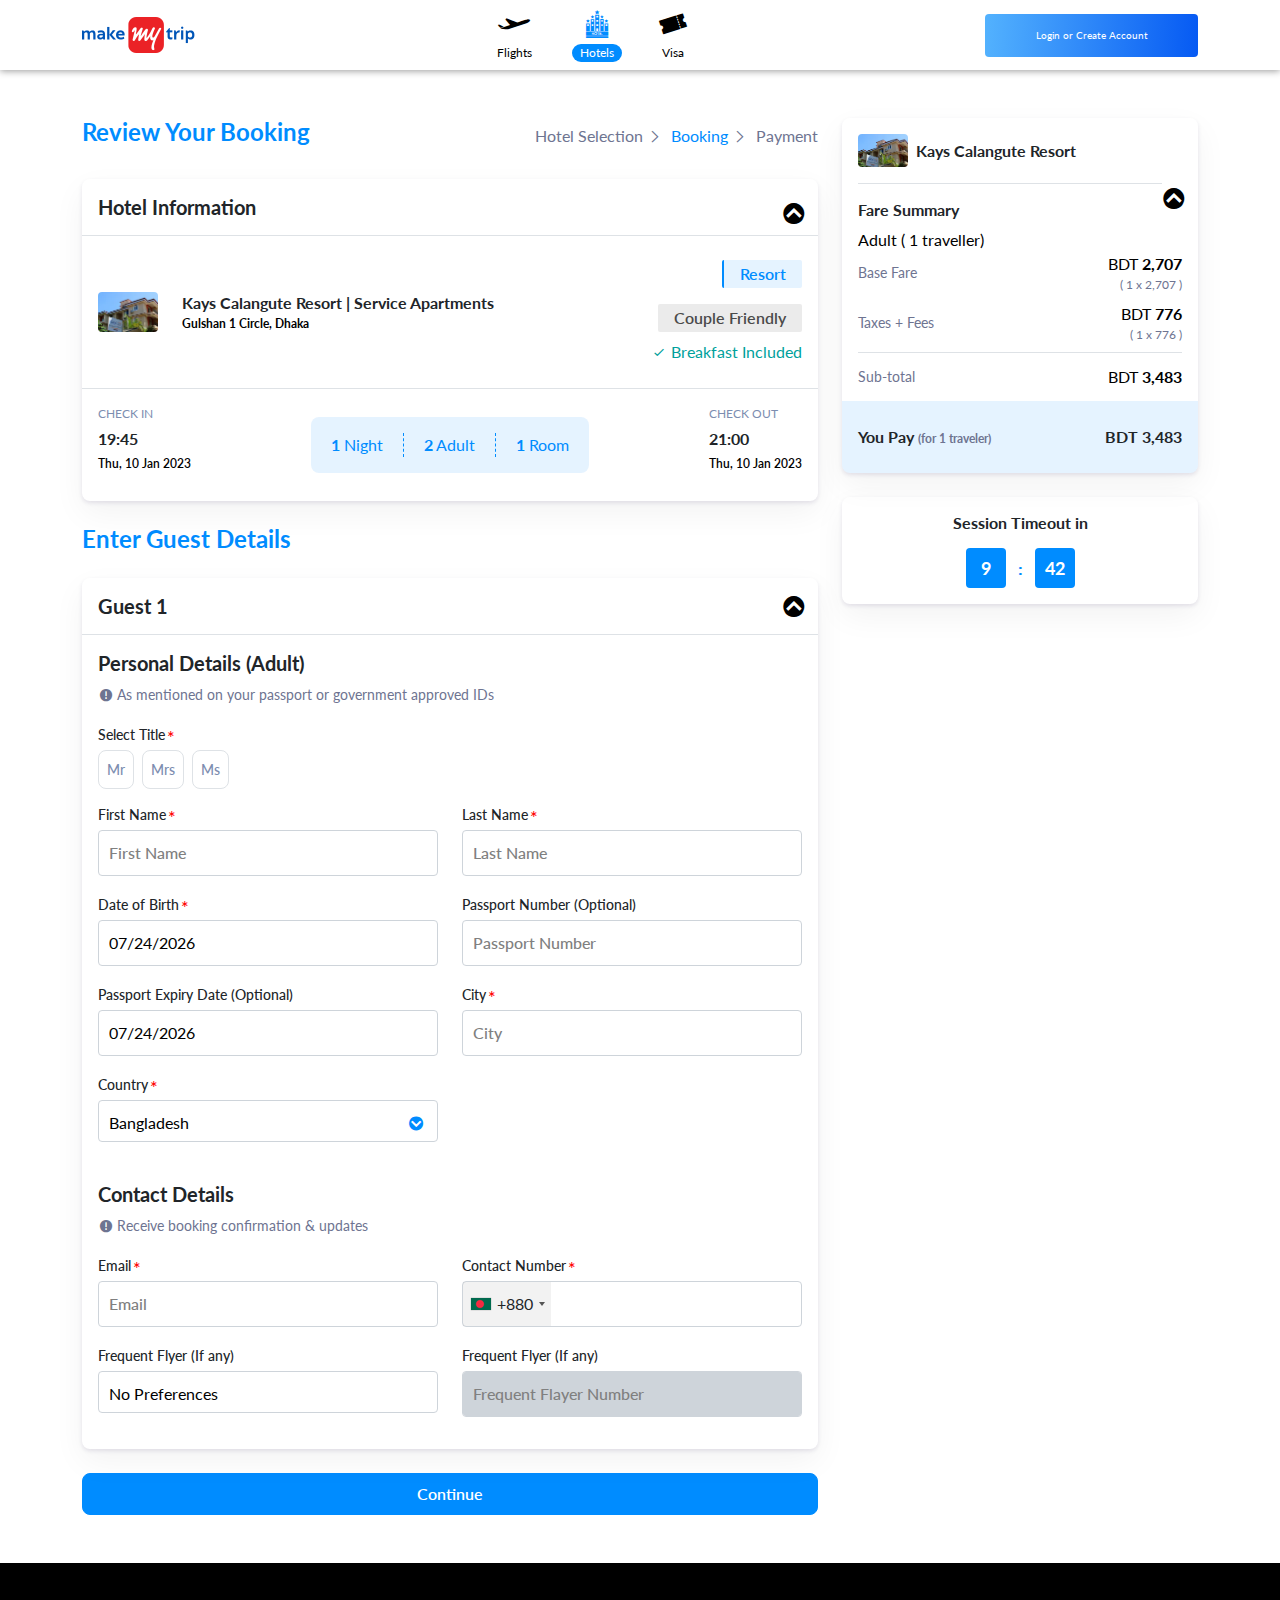
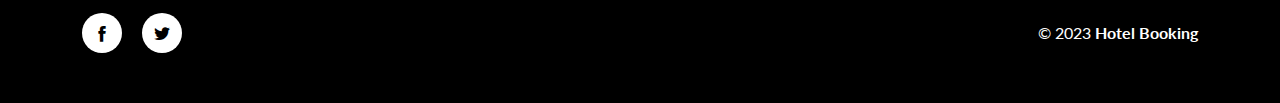
<file: hotel-booking.html>
<!DOCTYPE html>
<html lang="en">
<head>
    <meta charset="UTF-8">
    
    <!-- responsive tag -->
    <meta http-equiv="X-UA-Compatible" content="IE=edge">
    <meta name="viewport" content="width=device-width, initial-scale=1.0">
    
    <!-- Fav Icon -->
    <link rel="icon" type="image/png" href="images/logo/image-logo.png">
    <title>Hotel Booking</title>

    <!-- Inject:css -->
    <link rel="stylesheet" type="text/css" href="./assets/css/bootstrap.min.css">
    <link rel="stylesheet" type="text/css" href="./assets/css/icofonts/icofont.min.css">
    <link rel="stylesheet" type="text/css" href="./assets/css/owl-carousel/owl.carousel.min.css">
    <link rel="stylesheet" type="text/css" href="assets/css/fancybox.min.css">
    <link rel="stylesheet" type="text/css" href="assets/css/daterangepicker.css">
    <link rel="stylesheet" type="text/css" href="assets/css/datepicker.min.css">
    <link rel="stylesheet" type="text/css" href="assets/css/nice-select.css">
    <link rel="stylesheet" type="text/css" href="assets/css/inTelInput.css">
    <link rel="stylesheet" type="text/css" href="assets/css/animate.min.css">
    <link rel="stylesheet" type="text/css" href="./assets/css/style.css"> <!-- Template Stylesheet -->
    <link rel="stylesheet" type="text/css" href="./assets/css/responsive.css">

    <!--[if lt IE 9]>
    <script src="https://oss.maxcdn.com/html5shiv/3.7.2/html5shiv.min.js"></script>
    <script src="https://oss.maxcdn.com/respond/1.4.2/respond.min.js"></script>
    <![endif]-->

</head>
<body>

    <!-- Header -->

    <header class="trv-header header-static">
        <div class="header-wpr">
            <div class="container">
                <div class="main-header-container">
                    <div class="logo">
                        <a href="./index.html"><img src="./assets/images/header-logo.png" alt="Booking"></a>
                    </div>
                    <ul class="nav main-nav">
                        <li class="nav-item">
                            <a href="./flight-result.html" class="nav-link">
                                <i class="icofont-ui-flight"></i>
                                <p>Flights</p>
                            </a>
                        </li>
                        <li class="nav-item">
                            <a href="./hotel-result.html" class="nav-link active">
                                <i class="icofont-5-star-hotel"></i>
                                <p>Hotels</p>
                            </a>
                        </li>
                        <li class="nav-item">
                            <a href="./visa-result.html" class="nav-link">
                                <i class="icofont-ticket"></i>
                                <p>Visa</p>
                            </a>
                        </li>
                    </ul>
                    <div class="toolbar-right">
                        <a href="#" class="login-btn">Login or Create Account</a>
                    </div>
                </div>
            </div>
        </div>
    </header>

    <main class="trv-main-content">
        
        <!-- Booking Review -->
        <div class="trv-booking-review-wpr py-5">
            <div class="container">
                <div class="row g-4">
                    <div class="col-lg-8">
                        <div class="booking-review-content">
                            <div class="sec-title d-flex justify-content-between align-items-center">
                                <h4>Review Your Booking</h4>
                                <div class="trv-breadcrumb">
                                    <a href="./hotel-result.html">Hotel Selection</a>
                                    <a href="#" class="active">Booking</a>
                                    <a href="./payment.html">Payment</a>
                                </div>
                            </div>
                            <div class="booking-review-card hotel-review-card">
                                <span class="content-toggle"><i class="icofont-circled-up"></i></span>
                                <div class="card-heading">
                                    <h5 class="mb-0">Hotel Information</h5>
                                </div>
                                <div class="card-body p-0">
                                    <div class="p-3 border-bottom">
                                        <div class="row align-items-center">
                                            <div class="col-sm-8">
                                                <div class="fare-info-wpr">
                                                    <img src="./assets/images/hotels/hotel1.1.webp" alt="Hotel" class="rounded-2">
                                                    <div class="fare-info">
                                                        <b>Kays Calangute Resort | Service Apartments</b>
                                                        <p>Gulshan 1 Circle, Dhaka</p>
                                                    </div>
                                                </div>
                                            </div>
                                            <div class="col-sm-4">
                                                <div class="hotel-details">
                                                    <p class="hotel-type">Resort</p>
                                                    <p class="security">Couple Friendly</p>
                                                    <p class="facility"><i class="icofont-check-alt"></i> Breakfast Included</p>
                                                </div>
                                            </div>
                                        </div>
                                    </div>
                                    <div class="flight-details">
                                        <div>
                                            <p class="tag">CHECK IN</p>
                                            <b>19:45</b>
                                            <p class="date">Thu, 10 Jan 2023</p>
                                        </div>
                                        <div class="hotel-meta-info">
                                            <p><b>1</b> Night</p>
                                            <p><b>2</b> Adult</p>
                                            <p><b>1</b> Room</p>
                                        </div>
                                        <div>
                                            <p class="tag">CHECK OUT</p>
                                            <b>21:00</b>
                                            <p class="date">Thu, 10 Jan 2023</p>
                                        </div>
                                    </div>
                                </div>
                            </div>
                        </div>
                        <div class="traveler-details">
                            <div class="sec-title">
                                <h4>Enter Guest Details</h4>
                            </div>
                            <div class="traveler-details-card">
                                <span class="content-toggle"><i class="icofont-circled-up"></i></span>
                                <div class="card-heading">
                                    <h5 class="mb-0">Guest 1</h5>
                                </div>
                                <div class="card-body">
                                    <div class="personal-details">
                                        <h5 class="mb-0">Personal Details (Adult)</h5>
                                        <p class="alert"><i class="icofont-exclamation-circle"></i> As mentioned on your passport or government approved IDs</p>
                                        <form class="personal-info-form info-form">
                                            <div class="row">
                                                <div class="col-12">
                                                    <fieldset class="input-grp">
                                                        <label class="required">Select Title </label>
                                                        <div class="d-flex mb-2">
                                                            <div class="honor-input">
                                                                <input type="radio" id="mr" name="honor">
                                                                <label for="mr">Mr</label>
                                                            </div>
                                                            <div class="honor-input">
                                                                <input type="radio" id="mrs" name="honor">
                                                                <label for="mrs">Mrs</label>
                                                            </div>
                                                            <div class="honor-input">
                                                                <input type="radio" id="ms" name="honor">
                                                                <label for="ms">Ms</label>
                                                            </div>
                                                        </div>
                                                    </fieldset>
                                                </div>
                                                <div class="col-sm-6">
                                                    <fieldset class="input-grp">
                                                        <label for="fa-name" class="required">First Name</label>
                                                        <input type="text" placeholder="First Name" id="fa-name">
                                                    </fieldset>
                                                </div>
                                                <div class="col-sm-6">
                                                    <fieldset class="input-grp">
                                                        <label for="la-name" class="required">Last Name</label>
                                                        <input type="text" placeholder="Last Name" id="la-name">
                                                    </fieldset>
                                                </div>
                                                <div class="col-sm-6">
                                                    <fieldset class="input-grp">
                                                        <label for="dob" class="required">Date of Birth</label>
                                                        <input type="text" placeholder="Select a date" id="dob" class="datePicker">
                                                    </fieldset>
                                                </div>
                                                <div class="col-sm-6">
                                                    <fieldset class="input-grp">
                                                        <label for="p-num">Passport Number (Optional)</label>
                                                        <input type="text" placeholder="Passport Number" id="p-num">
                                                    </fieldset>
                                                </div>
                                                <div class="col-sm-6">
                                                    <fieldset class="input-grp">
                                                        <label for="pex-date">Passport Expiry Date (Optional)</label>
                                                        <input type="text" placeholder="Select a date" id="pex-date" class="datePicker">
                                                    </fieldset>
                                                </div>
                                                <div class="col-sm-6">
                                                    <fieldset class="input-grp">
                                                        <label for="city" class="required">City</label>
                                                        <input type="text" placeholder="City" id="city">
                                                    </fieldset>
                                                </div>
                                                <div class="col-sm-6">
                                                    <fieldset class="input-grp">
                                                        <label for="country" class="required">Country </label>
                                                        <select id="country">
                                                            <option value="bd">Bangladesh</option>
                                                            <option value="ind">India</option>
                                                            <option value="usa">USA</option>
                                                            <option value="sau">Saudi Arabia</option>
                                                            <option value="qatar">Qatar</option>
                                                        </select>
                                                    </fieldset>
                                                </div>
                                            </div>
                                        </form>
                                    </div>
                                    <div class="contact-details mt-4">
                                        <h5 class="mb-0">Contact Details</h5>
                                        <p class="alert"><i class="icofont-exclamation-circle"></i> Receive booking confirmation & updates</p>
                                        <form class="contact-info-form info-form">
                                            <div class="row">
                                                <div class="col-sm-6">
                                                    <fieldset class="input-grp">
                                                        <label for="mail" class="required">Email</label>
                                                        <input type="email" placeholder="Email" id="mail">
                                                    </fieldset>
                                                </div>
                                                <div class="col-sm-6">
                                                    <fieldset class="input-grp mb-4 mb-sm-0">
                                                        <label for="phone" class="required">Contact Number</label>
                                                        <input name="phone" type="text" placeholder="" id="phone" class="phone">
                                                    </fieldset>
                                                </div>
                                                <div class="col-sm-6">
                                                    <fieldset class="input-grp">
                                                        <label for="flyer">Frequent Flyer (If any)</label>
                                                        <select id="flyer">
                                                            <option value="nop">No Preferences</option>
                                                            <option value="bd">Biman Bangla</option>
                                                            <option value="nov">Novo Air</option>
                                                            <option value="aa">Air Astra</option>
                                                            <option value="usb">US Bangla</option>
                                                        </select>
                                                    </fieldset>
                                                </div>
                                                <div class="col-sm-6">
                                                    <fieldset class="input-grp">
                                                        <label for="ff-num">Frequent Flyer (If any)</label>
                                                        <input type="text" placeholder="Frequent Flayer Number" id="ff-num" disabled>
                                                    </fieldset>
                                                </div>
                                            </div>
                                        </form>
                                    </div>
                                </div>
                            </div>
                            <div class="traveler-data-wpr">
                                <p class="total-traveler">Traveler 1 (Adult)</p>
                                <div class="traveler-data">
                                    <div class="row">
                                        <div class="col-md-6">
                                            <p><b>Name :</b><b>Mr Hasan Emon</b></p>
                                        </div>
                                        <div class="col-md-6">
                                            <p><b>Gender :</b><b>Male</b></p>
                                        </div>
                                        <div class="col-12">
                                            <p><b>Date of Birth :</b><b>3 November, 1994</b></p>
                                        </div>
                                        <div class="col-md-6">
                                            <p><b>City :</b><b>Dhaka</b></p>
                                        </div>
                                        <div class="col-md-6">
                                            <p><b>Country :</b><b>Bangladesh</b></p>
                                        </div>
                                        <div class="col-md-6">
                                            <p><b>Email :</b><b>mehediemon7@gmail.com</b></p>
                                        </div>
                                        <div class="col-md-6">
                                            <p><b>Phone Number :</b><b>8801629795421</b></p>
                                        </div>
                                    </div>
                                </div>
                                <div class="terms my-4">
                                    <label for="term"><input type="checkbox" id="term"> By clicking book now or pay now options, I agree with Flight Expert <a href="#">Privacy Policy</a> and <a href="#">Terms & Conditions</a>.</label>
                                </div>
                                <div>
                                    <a href="#" class="trv-btn secondary-btn booking-btn me-3">Book Now (Pay Later)</a>
                                    <a href="./payment.html" class="trv-btn">Pay Now</a>
                                </div>
                            </div>
                            <div class="booking-confirm-msg">
                                <h3>Booking Successful</h3>
                                <div class="confirm-msg">
                                    <p>Your flight has been booked successfully! Your booking Id is <b>FL580FC76170</b> and PNR is <b>04X7NX</b>.</p>
                                    <p>Please pay as soon as possible to confirm the ticket as price may change anytime depending on seat availability. Afterwards, we will email you the confirm ticket on your registered email address.</p>
                                    <p>For any assistance please call us at <b>+880-1617-111-888</b> or email us at <b>sales@booking.com</b> .</p>
                                </div>
                            </div>
                            <button class="continue-btn">Continue</button>
                        </div>
                    </div>
                    <div class="col-lg-4">
                        <div class="sidebar-widget">
                            <div class="fare-sum-card position-relative">
                                <span class="content-toggle"><i class="icofont-circled-up"></i></span>
                                <div class="card-heading d-block border-bottom-0">
                                    <div class="heading-content d-flex align-items-center border-bottom pb-3">
                                        <img src="./assets/images/hotels/hotel1.1.webp" alt="Hotel" class="rounded-2">
                                        <h6 class="mb-0 ms-2">Kays Calangute Resort</h6>
                                    </div>
                                </div>
                                <div class="card-body p-0">
                                    <div class="px-3">
                                        <h6>Fare Summary</h6>
                                        <p>Adult ( 1 traveller)</p>
                                        <ul class="fare-fees">
                                            <li class="fare-fee">
                                                <p>Base Fare</p>
                                                <div>
                                                    <p>BDT <b>2,707</b></p>
                                                    <p class="qty">( 1 x 2,707 )</p>
                                                </div>
                                            </li>
                                            <li class="fare-fee">
                                                <p>Taxes + Fees</p>
                                                <div>
                                                    <p>BDT <b>776</b></p>
                                                    <p class="qty">( 1 x 776 )</p>
                                                </div>
                                            </li>
                                        </ul>
                                        <div class="sub-total fare-fee">
                                            <p>Sub-total</p>
                                            <div>
                                                <p>BDT <b>3,483</b></p>
                                            </div>
                                        </div>
                                    </div>
                                    <div class="total-fees fare-fee">
                                        <b>You Pay <span class="qty">(for 1 traveler)</span></b>
                                        <b>BDT 3,483</b>
                                    </div>
                                </div>
                            </div>
                            <div class="session-time">
                                <h6 class="mb-3">Session Timeout in</h6>
                                <p id="countdown"><span>9</span> : <span>42</span></p>
                            </div>
                        </div>
                    </div>
                </div>
            </div>
        </div>

    </main>

    <!-- Footer -->
    <footer class="footer">
        <div class="container">
            <div class="row align-items-center">
                <div class="col-sm-6">
                    <div class="social-links">
                        <a href="#" aria-label="facebook" target="_blank"><i class="icofont-facebook"></i></a>
                        <a href="#" aria-label="twitter" target="_blank"><i class="icofont-twitter"></i></a>
                    </div>
                </div>
                <div class="col-sm-6">
                    <div class="copyright">
                        <p>&copy; 2023 <b>Hotel Booking</b></p>
                    </div>
                </div>
            </div>
        </div> 
    </footer>

    <!-- Sign Modal -->
    <div class="sign-modal-wpr">
        <div class="sign-in-content modal-content">
            <div class="modal-head">
                <h4 class="mb-0">Sign In</h4>
                <span class="modal-close"><i class="icofont-close-line"></i></span>
            </div>
            <div class="modal-body">
                <form class="info-form">
                    <fieldset class="input-grp">
                        <label for="email" class="required">Email Address</label>
                        <div class="inputWithIcon">
                            <input type="email" placeholder="Enter Email Address" id="email">
                            <i class="icofont-envelope"></i>
                        </div>
                    </fieldset>
                    <fieldset class="input-grp">
                        <label for="password" class="required">Password</label>
                        <div class="inputWithIcon">
                            <input type="password" placeholder="Enter Password" id="password">
                            <i class="icofont-ui-lock"></i>
                            <div class="pass-input">
                                <i class="icofont-eye-blocked"></i>
                            </div>
                        </div>
                    </fieldset>
                    <div class="remember-pass">
                        <label for="terms"><input type="checkbox" id="terms"> Remember me</label>
                        <a href="#">Forget Password</a>
                    </div>
                    <button class="trv-btn sign-btn">Sign In</button>
                </form>
                <img src="./assets/images/icons/sign-with.png" alt="Sign With" class="w-100">
                <div class="social-login">
                    <a href="#" class="social-link" target="_blank" aria-label="facebook">
                        <img src="./assets/images/icons/facebook.png" alt="Facebbok">
                        <p>Facebook</p>
                    </a>
                    <a href="#" class="social-link" target="_blank" aria-label="google">
                        <img src="./assets/images/icons/google.png" alt="Google">
                        <p>Google</p>
                    </a>
                </div>
                <p class="new-acc">Don't have a Flight Expert Account yet? <a href="#" class="sign-up-link">Create an Account</a></p>
            </div>
        </div>
        <div class="sign-up-content modal-content">
            <div class="modal-head">
                <h4 class="mb-0">Sign Up</h4>
                <span class="modal-close"><i class="icofont-close-line"></i></span>
            </div>
            <div class="modal-body">
                <form class="info-form">
                    <div class="row">
                        <div class="col-sm-6">
                            <fieldset class="input-grp">
                                <label for="f-name" class="required">First Name</label>
                                <div class="inputWithIcon">
                                    <input type="text" placeholder="Enter First Name" id="f-name">
                                    <i class="icofont-envelope"></i>
                                </div>
                            </fieldset>
                        </div>
                        <div class="col-sm-6">
                            <fieldset class="input-grp">
                                <label for="l-name" class="required">Last Name</label>
                                <div class="inputWithIcon">
                                    <input type="text" placeholder="Enter Last Name" id="l-name">
                                    <i class="icofont-envelope"></i>
                                </div>
                            </fieldset>
                        </div>
                        <div class="col-sm-6">
                            <fieldset class="input-grp">
                                <label for="sign-email" class="required">Email Address</label>
                                <div class="inputWithIcon">
                                    <input type="email" placeholder="Enter Email Address" id="sign-email">
                                    <i class="icofont-envelope"></i>
                                </div>
                            </fieldset>
                        </div>
                        <div class="col-sm-6">
                            <fieldset class="input-grp">
                                <label for="phone-2" class="required">Contact Number</label>
                                <input name="phone" type="text" placeholder="" id="phone-2" class="phone">
                            </fieldset>
                        </div>
                        <div class="col-sm-6">
                            <fieldset class="input-grp">
                                <label for="pass" class="required">Password</label>
                                <div class="inputWithIcon">
                                    <input type="password" placeholder="Enter Password" id="pass">
                                    <i class="icofont-ui-lock"></i>
                                    <div class="pass-input">
                                        <i class="icofont-eye-blocked"></i>
                                    </div>
                                </div>
                            </fieldset>
                        </div>
                        <div class="col-sm-6">
                            <fieldset class="input-grp">
                                <label for="re-password" class="required">Password</label>
                                <div class="inputWithIcon">
                                    <input type="password" placeholder="Enter Confirm Password" id="re-password">
                                    <i class="icofont-ui-lock"></i>
                                    <div class="pass-input">
                                        <i class="icofont-eye-blocked"></i>
                                    </div>
                                </div>
                            </fieldset>
                        </div>
                    </div>
                    <button class="trv-btn sign-btn">Sign Up</button>
                </form>
                <p class="new-acc">Already have an account? <a href="#" class="sign-in-link">Login</a></p>
            </div>
        </div>
    </div>

    <!-- Js files -->
    <script src="./assets/js/modernizr-3.5.0.min.js"></script>

    <script src="./assets/js/jquery.min.js"></script>
    <script src="./assets/js/bootstrap.min.js"></script>
    <script src="./assets/js/owl.carousel.min.js"></script>
    <script src="./assets/js/fancybox.min.js"></script>
    <script src="./assets/js/jquery.waypoints.min.js"></script>
    <script src="./assets/js/jquery.counterup.min.js"></script>
    <script src="./assets/js/wow.min.js"></script>
    <script src="./assets/js/moment-with-locales.min.js"></script>
    <script src="./assets/js/daterangepicker.js"></script>
    <script src="./assets/js/datepicker.min.js"></script>
    <script src="./assets/js/jquery.nice-select.min.js"></script>
    <script src="./assets/js/inTelInput.min.js"></script>
    <script src="./assets/js/custom-dropdown.js"></script>
    <script src="./assets/js/main.js"></script>

</body>
</html>
</file>
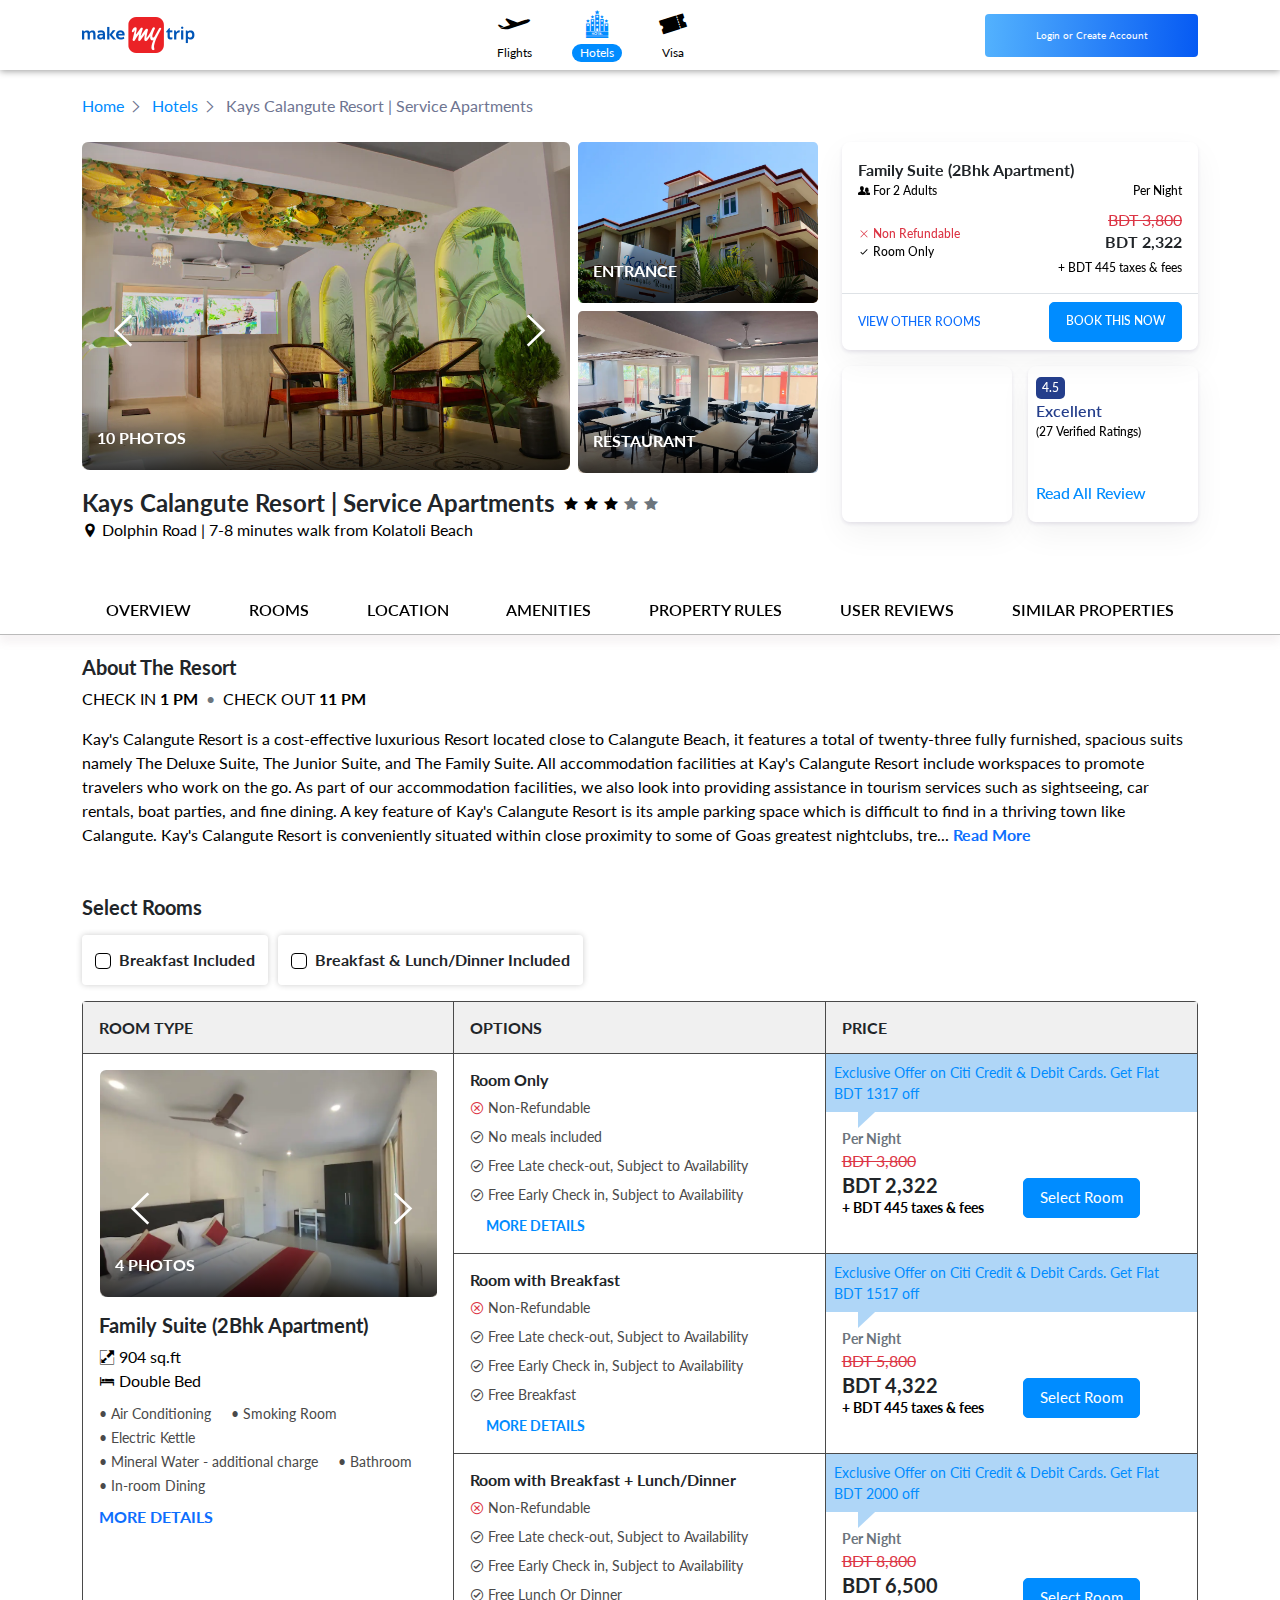
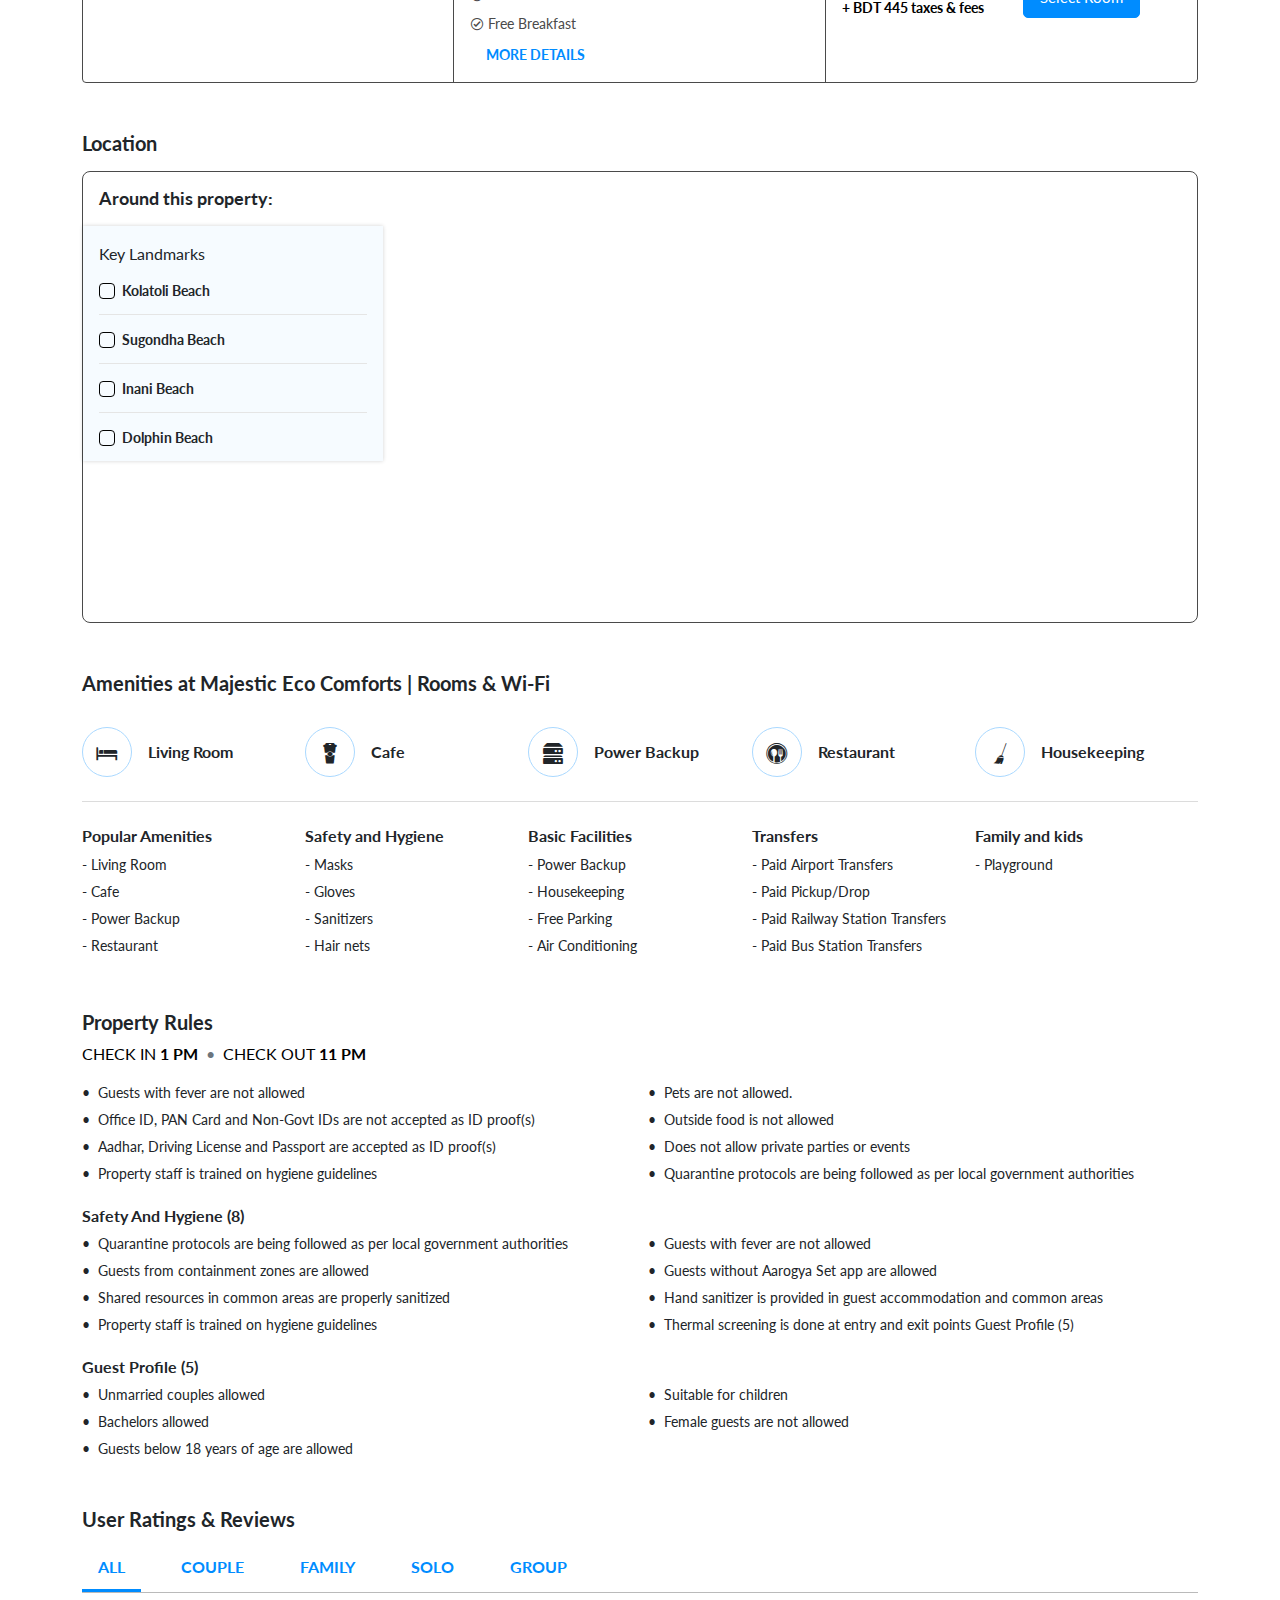
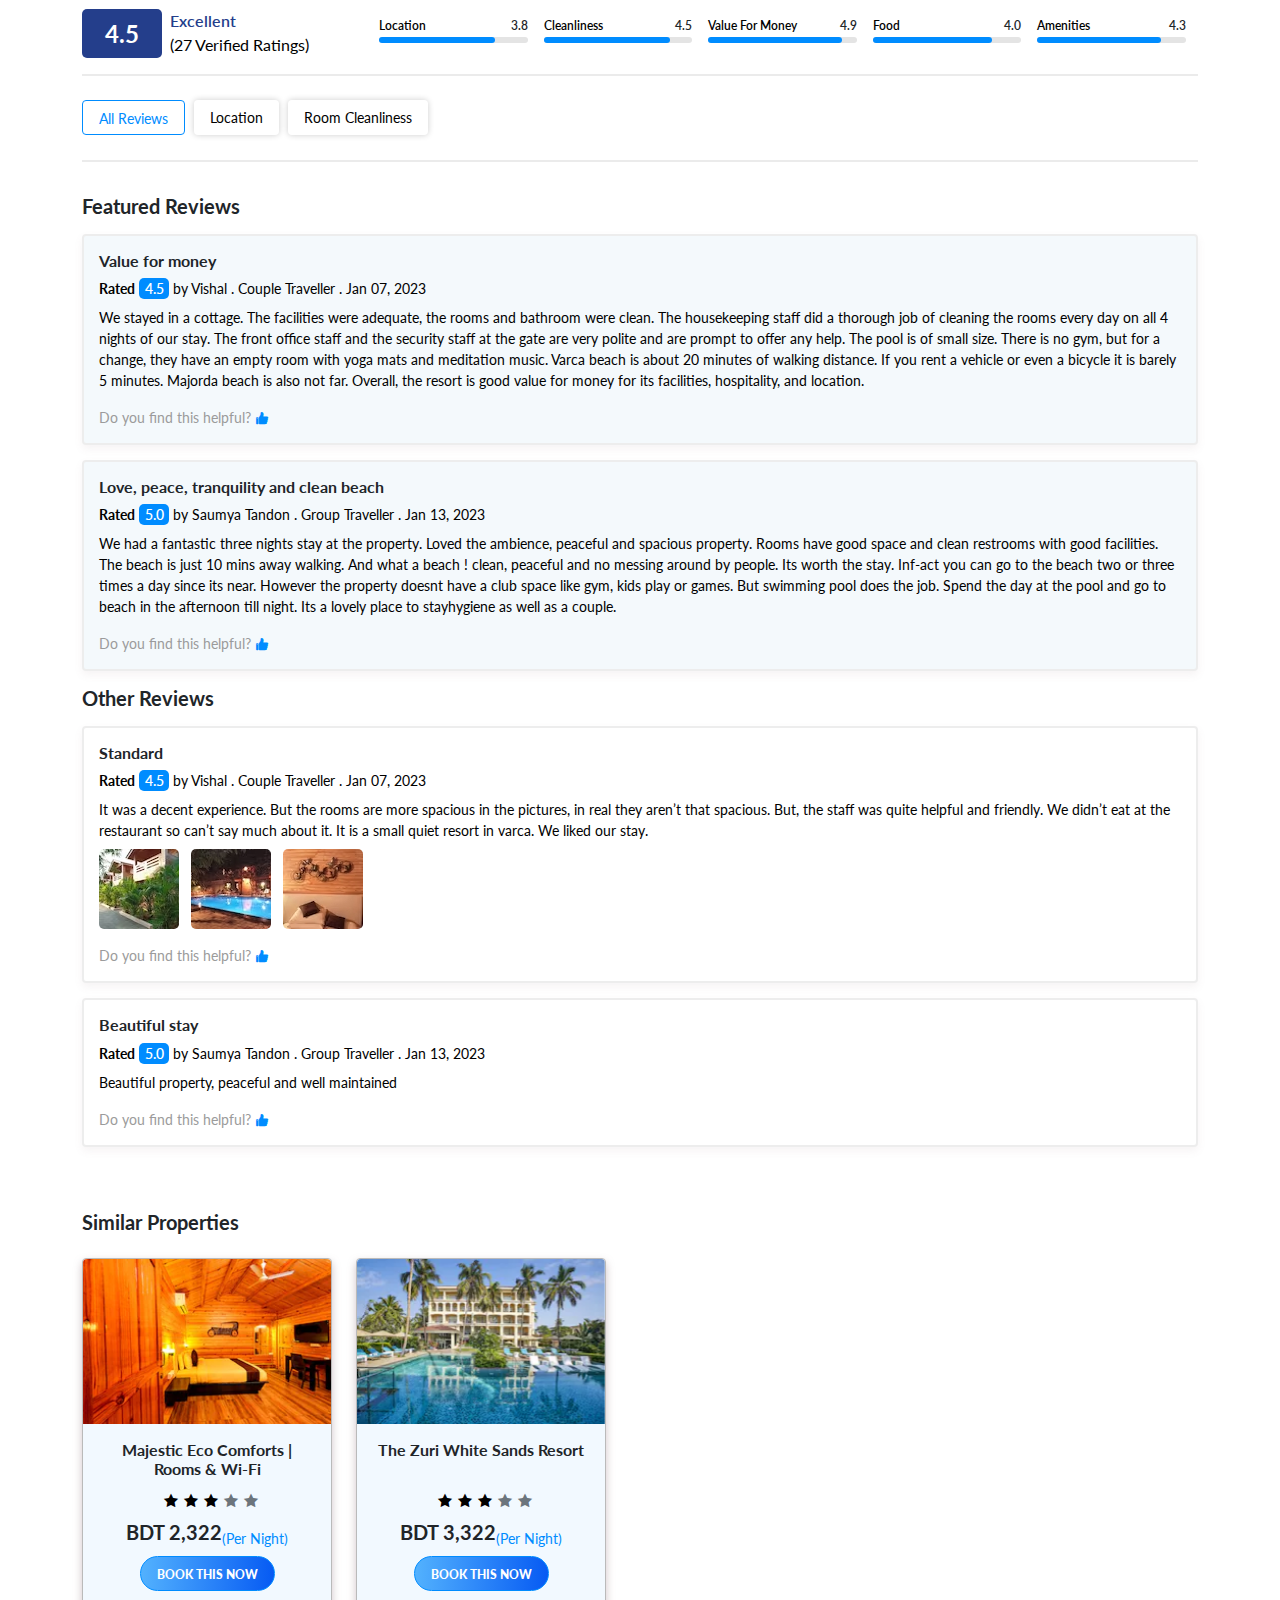
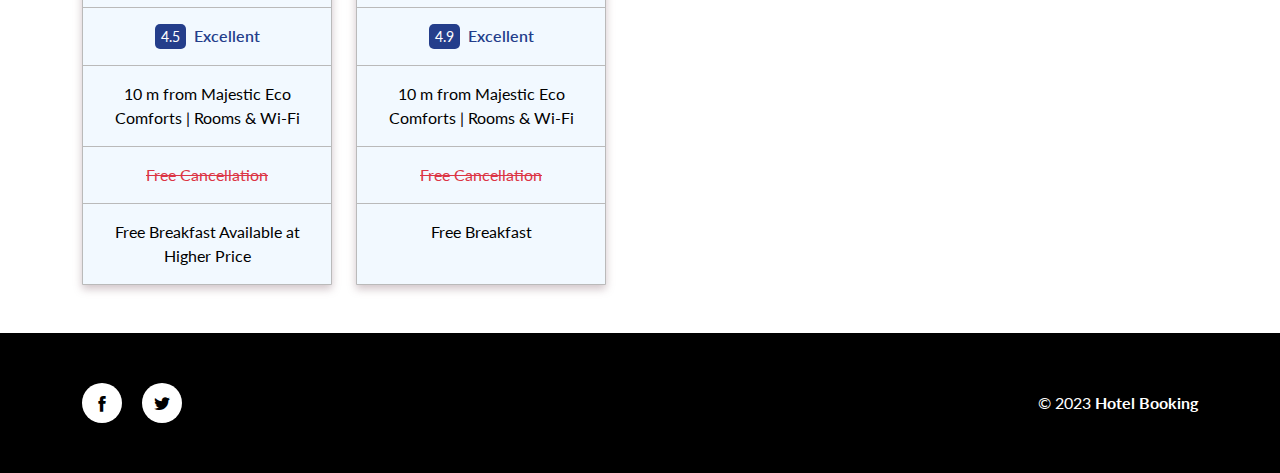
<file: hotel-details.html>
<!DOCTYPE html>
<html lang="en">
<head>
    <meta charset="UTF-8">
    
    <!-- responsive tag -->
    <meta http-equiv="X-UA-Compatible" content="IE=edge">
    <meta name="viewport" content="width=device-width, initial-scale=1.0">
    
    <!-- Fav Icon -->
    <link rel="icon" type="image/png" href="images/logo/image-logo.png">
    <title>Hotel Search</title>

    <!-- Inject:css -->
    <link rel="stylesheet" type="text/css" href="./assets/css/bootstrap.min.css">
    <link rel="stylesheet" type="text/css" href="./assets/css/icofonts/icofont.min.css">
    <link rel="stylesheet" type="text/css" href="./assets/css/owl-carousel/owl.carousel.min.css">
    <link rel="stylesheet" type="text/css" href="assets/css/fancybox.min.css">
    <link rel="stylesheet" type="text/css" href="assets/css/inTelInput.css">
    <link rel="stylesheet" type="text/css" href="assets/css/daterangepicker.css">
    <link rel="stylesheet" type="text/css" href="assets/css/datepicker.min.css">
    <link rel="stylesheet" type="text/css" href="assets/css/nice-select.css">
    <link rel="stylesheet" type="text/css" href="assets/css/animate.min.css">
    <link rel="stylesheet" type="text/css" href="./assets/css/style.css"> <!-- Template Stylesheet -->
    <link rel="stylesheet" type="text/css" href="./assets/css/responsive.css">

    <!--[if lt IE 9]>
    <script src="https://oss.maxcdn.com/html5shiv/3.7.2/html5shiv.min.js"></script>
    <script src="https://oss.maxcdn.com/respond/1.4.2/respond.min.js"></script>
    <![endif]-->

</head>
<body>

    <!-- Header -->

    <header class="trv-header header-static">
        <div class="header-wpr">
            <div class="container">
                <div class="main-header-container">
                    <div class="logo">
                        <a href="./index.html"><img src="./assets/images/header-logo.png" alt="Booking"></a>
                    </div>
                    <ul class="nav main-nav">
                        <li class="nav-item">
                            <a href="./flight-result.html" class="nav-link">
                                <i class="icofont-ui-flight"></i>
                                <p>Flights</p>
                            </a>
                        </li>
                        <li class="nav-item">
                            <a href="./hotel-result.html" class="nav-link active">
                                <i class="icofont-5-star-hotel"></i>
                                <p>Hotels</p>
                            </a>
                        </li>
                        <li class="nav-item">
                            <a href="./visa-result.html" class="nav-link">
                                <i class="icofont-ticket"></i>
                                <p>Visa</p>
                            </a>
                        </li>
                    </ul>
                    <div class="toolbar-right">
                        <a href="#" class="login-btn">Login or Create Account</a>
                    </div>
                </div>
            </div>
        </div>
    </header>

    <main class="trv-main-content">
        <!-- Breadcrumb -->
        <div class="container">
            <div class="row">
                <div class="col-8">
                    <div class="trv-breadcrumb my-4">
                        <a href="./flight-result.html" class="active">Home</a>
                        <a href="#" class="active">Hotels</a>
                        <a href="./payment.html">Kays Calangute Resort | Service Apartments</a>
                    </div>
                </div>
            </div>
        </div>
        <!-- Hotel Details -->
        <div class="hotel-details-container">
            <div class="hotel-details-wpr">
                <div class="container">
                    <div class="row g-4">
                        <div class="col-lg-8">
                            <div class="hotel-details">
                                <div class="hotel-images">
                                    <div class="row g-2">
                                        <div class="col-sm-8">
                                            <div class="hotel-image-slides owl-carousel">
                                                <div class="item">
                                                    <img src="./assets/images/hotels/hotel1-lobby1.webp" alt="Hotel">
                                                    <div class="overlay">
                                                        <h6>10 PHOTOS</h6>
                                                    </div>
                                                </div>
                                                <div class="item">
                                                    <img src="./assets/images/hotels/hotel1-entrance1.webp" alt="Hotel">
                                                    <div class="overlay">
                                                        <h6>10 PHOTOS</h6>
                                                    </div>
                                                </div>
                                                <div class="item">
                                                    <img src="./assets/images/hotels/hotel1-entrance2.webp" alt="Hotel">
                                                    <div class="overlay">
                                                        <h6>10 PHOTOS</h6>
                                                    </div>
                                                </div>
                                                <div class="item">
                                                    <img src="./assets/images/hotels/hotel1-lobby2.webp" alt="Hotel">
                                                    <div class="overlay">
                                                        <h6>10 PHOTOS</h6>
                                                    </div>
                                                </div>
                                                <div class="item">
                                                    <img src="./assets/images/hotels/hotel1-room.webp" alt="Hotel">
                                                    <div class="overlay">
                                                        <h6>10 PHOTOS</h6>
                                                    </div>
                                                </div>
                                                <div class="item">
                                                    <img src="./assets/images/hotels/hotel1-room2.webp" alt="Hotel">
                                                    <div class="overlay">
                                                        <h6>10 PHOTOS</h6>
                                                    </div>
                                                </div>
                                                <div class="item">
                                                    <img src="./assets/images/hotels/hotel1-restaurant.webp" alt="Hotel">
                                                    <div class="overlay">
                                                        <h6>10 PHOTOS</h6>
                                                    </div>
                                                </div>
                                                <div class="item">
                                                    <img src="./assets/images/hotels/hotel1-res2.webp" alt="Hotel">
                                                    <div class="overlay">
                                                        <h6>10 PHOTOS</h6>
                                                    </div>
                                                </div>
                                                <div class="item">
                                                    <img src="./assets/images/hotels/hotel1-balcony.webp" alt="Hotel">
                                                    <div class="overlay">
                                                        <h6>10 PHOTOS</h6>
                                                    </div>
                                                </div>
                                                <div class="item">
                                                    <img src="./assets/images/hotels/hotel1-washroom.webp" alt="Hotel">
                                                    <div class="overlay">
                                                        <h6>10 PHOTOS</h6>
                                                    </div>
                                                </div>
                                            </div>
                                        </div>
                                        <div class="col-sm-4">
                                            <div class="row g-2">
                                                <div class="col-6 col-sm-12">
                                                    <div class="item">
                                                        <img src="./assets/images/hotels/hotel1-entrance.webp" alt="Hotel" class="rounded-3">
                                                        <div class="overlay">
                                                            <h6>ENTRANCE</h6>
                                                        </div>
                                                    </div>
                                                </div>
                                                <div class="col-6 col-sm-12">
                                                    <div class="item">
                                                        <img src="./assets/images/hotels/hotel1-restaurant.webp" alt="Hotel" class="rounded-3">
                                                        <div class="overlay">
                                                            <h6>RESTAURANT</h6>
                                                        </div>
                                                    </div>
                                                </div>
                                            </div>
                                        </div>
                                    </div>
                                </div>
                                <div class="hotel-content mt-3">
                                    <div class="d-flex flex-column flex-md-row align-items-md-center">
                                        <h4 class="mb-0">Kays Calangute Resort | Service Apartments</h4>
                                        <div class="ratings ms-2">
                                            <span><i class="icofont-star"></i></span>
                                            <span><i class="icofont-star"></i></span>
                                            <span><i class="icofont-star"></i></span>
                                            <span class="text-secondary"><i class="icofont-star"></i></span>
                                            <span class="text-secondary"><i class="icofont-star"></i></span>
                                        </div>
                                    </div>
                                    <p class="location"><i class="icofont-location-pin"></i> <span>Dolphin Road</span><span> | 7-8 minutes walk from Kolatoli Beach</span></p>
                                </div>
                            </div>
                        </div>
                        <div class="col-lg-4">
                            <div class="sidebar-widget">
                                <div class="row g-3">
                                    <div class="col-12">
                                        <div class="hotel-prices single-widget">
                                            <div class="prices-sum p-3">
                                                <b>Family Suite (2Bhk Apartment)</b>
                                                <p class="d-flex justify-content-between mb-2"><span><i class="icofont-users-alt-4"></i> For 2 Adults</span><span>Per Night</span></p>
                                                <div class="d-flex justify-content-between align-items-center">
                                                    <div>
                                                        <p class="text-danger"><i class="icofont-close-line"></i> Non Refundable</p>
                                                        <p><i class="icofont-check-alt"></i> Room Only</p>
                                                    </div>
                                                    <div class="hotel-price text-end">
                                                        <del class="text-danger">BDT 3,800</del>
                                                        <h6>BDT 2,322</h6>
                                                        <p class="tax-info">+ BDT 445 taxes & fees</p>
                                                    </div>
                                                </div>
                                            </div>
                                            <div class="d-flex justify-content-between align-items-center border-top px-3 py-2">
                                                <a href="#" class="text-primary">VIEW OTHER ROOMS</a>
                                                <a href="./hotel-booking.html" class="trv-btn">BOOK THIS NOW</a>
                                            </div>
                                        </div>
                                    </div>
                                    <div class="col-sm-6">
                                        <div class="hotel-map single-widget">
                                            <iframe src="https://www.google.com/maps/embed?pb=!1m18!1m12!1m3!1d3650.0897504565896!2d90.40664046536345!3d23.81540734220585!2m3!1f0!2f0!3f0!3m2!1i1024!2i768!4f13.1!3m3!1m2!1s0x3755c6feb6c1b7b1%3A0x76350c55ebc50c34!2sRadisson%20Blu%20Dhaka%20Water%20Garden!5e0!3m2!1sen!2sbd!4v1674025096544!5m2!1sen!2sbd" class="w-100 h-100"></iframe>
                                        </div>
                                    </div>
                                    <div class="col-sm-6">
                                        <div class="rating-summary single-widget p-3 p-lg-2">
                                            <p class="rating-num">4.5</p>
                                            <b class="rating-status d-block">Excellent</b>
                                            <p class="total-ratings">(27 Verified Ratings)</p>
                                            <a href="#" class="read-review">Read All Review</a>
                                        </div>
                                    </div>
                                </div>
                            </div>
                        </div>
                    </div>
                </div>
            </div>
            <div class="hotel-overview">
                <div class="overview-navigation">
                    <div class="container">
                        <div class="row">
                            <div class="col-12">
                                <ul class="overview-nav-menu">
                                    <li><a href="#about-hotel">Overview</a></li>
                                    <li><a href="#room-select">Rooms</a></li>
                                    <li><a href="#location">Location</a></li>
                                    <li><a href="#amenity">AMENITIES</a></li>
                                    <li><a href="#property-rules">PROPERTY RULES</a></li>
                                    <li><a href="#reviews">USER REVIEWS</a> </li>
                                    <li><a href="#similar-property">SIMILAR PROPERTIES</a> </li>
                                </ul>
                            </div>
                        </div>
                    </div>
                </div>
                <div class="container">
                    <div class="row">
                        <div class="col-12">
                            <div id="about-hotel" class="scroll-margin mb-5">
                                <h5>About The Resort</h5>
                                <div class="mb-3">
                                    <span>CHECK IN <b>1 PM</b> </span>
                                    <span class="mx-1 text-secondary">&#8226;</span>
                                    <span>CHECK OUT <b>11 PM</b> </span>
                                </div>
                                <span class="hotel-des">Kay's Calangute Resort is a cost-effective luxurious Resort located close to Calangute Beach, it features a total of twenty-three fully furnished, spacious suits namely The Deluxe Suite, The Junior Suite, and The Family Suite. All accommodation facilities at Kay's Calangute Resort include workspaces to promote travelers who work on the go. As part of our accommodation facilities, we also look into providing assistance in tourism services such as sightseeing, car rentals, boat parties, and fine dining. A key feature of Kay's Calangute Resort is its ample parking space which is difficult to find in a thriving town like Calangute. Kay's Calangute Resort is conveniently situated within close proximity to some of Goas greatest nightclubs, tre...</span>
                                <a href="#" class="text-primary fw-bold">Read More</a>
                            </div>
                            <div id="room-select" class="scroll-margin mb-5">
                                <h5>Select Rooms</h5>
                                <div class="d-flex my-3">
                                    <div class="room-facility">
                                        <label for="bfast"><input type="checkbox" id="bfast"> Breakfast Included</label>
                                    </div>
                                    <div class="room-facility">
                                        <label for="lunch"><input type="checkbox" id="lunch"> Breakfast & Lunch/Dinner Included</label>
                                    </div>
                                </div>
                                <div class="room-details">
                                    <div class="room-type room-info">
                                        <h6>ROOM TYPE</h6>
                                        <div class="p-3">
                                            <div class="hotel-images mb-3">
                                                <div class="hotel-image-slides owl-carousel">
                                                    <div class="item">
                                                        <img src="./assets/images/hotels/hotel1-room.webp" alt="Hotel">
                                                        <div class="overlay">
                                                            <h6>4 PHOTOS</h6>
                                                        </div>
                                                    </div>
                                                    <div class="item">
                                                        <img src="./assets/images/hotels/hotel1-room2.webp" alt="Hotel">
                                                        <div class="overlay">
                                                            <h6>4 PHOTOS</h6>
                                                        </div>
                                                    </div>
                                                    <div class="item">
                                                        <img src="./assets/images/hotels/hotel1-balcony.webp" alt="Hotel">
                                                        <div class="overlay">
                                                            <h6>4 PHOTOS</h6>
                                                        </div>
                                                    </div>
                                                    <div class="item">
                                                        <img src="./assets/images/hotels/hotel1-washroom.webp" alt="Hotel">
                                                        <div class="overlay">
                                                            <h6>4 PHOTOS</h6>
                                                        </div>
                                                    </div>
                                                </div>
                                            </div>
                                            <div class="content">
                                                <h5>Family Suite (2Bhk Apartment)</h5>
                                                <p><i class="icofont-resize"></i> 904 sq.ft</p>
                                                <p><i class="icofont-bed"></i> Double Bed</p>
                                                <ul class="room-features my-2">
                                                    <li>&#8226; Air Conditioning</li>
                                                    <li>&#8226; Smoking Room</li>
                                                    <li>&#8226; Electric Kettle</li>
                                                    <li>&#8226; Mineral Water - additional charge</li>
                                                    <li>&#8226; Bathroom</li>
                                                    <li>&#8226; In-room Dining</li>
                                                </ul>
                                                <a href="#" class="text-primary fw-bold">MORE DETAILS</a>
                                            </div>
                                        </div>
                                    </div>
                                    <div class="room-catalog room-info">
                                        <h6>OPTIONS</h6>
                                        <div class="single-catalog">
                                            <h6>Room Only</h6>
                                            <ul>
                                                <li><i class="icofont-close-circled text-danger"></i> Non-Refundable</li>
                                                <li><i class="icofont-check-circled"></i> No meals included</li>
                                                <li><i class="icofont-check-circled"></i> Free Late check-out, Subject to Availability</li>
                                                <li><i class="icofont-check-circled"></i> Free Early Check in, Subject to Availability</li>
                                            </ul>
                                            <a href="#">MORE DETAILS</a>
                                        </div>
                                        <div class="single-catalog">
                                            <h6>Room with Breakfast</h6>
                                            <ul>
                                                <li><i class="icofont-close-circled text-danger"></i> Non-Refundable</li>
                                                <li><i class="icofont-check-circled"></i> Free Late check-out, Subject to Availability</li>
                                                <li><i class="icofont-check-circled"></i> Free Early Check in, Subject to Availability</li>
                                                <li><i class="icofont-check-circled"></i> Free Breakfast</li>
                                            </ul>
                                            <a href="#">MORE DETAILS</a>
                                        </div>
                                        <div class="single-catalog">
                                            <h6>Room with Breakfast + Lunch/Dinner</h6>
                                            <ul>
                                                <li><i class="icofont-close-circled text-danger"></i> Non-Refundable</li>
                                                <li><i class="icofont-check-circled"></i> Free Late check-out, Subject to Availability</li>
                                                <li><i class="icofont-check-circled"></i> Free Early Check in, Subject to Availability</li>
                                                <li><i class="icofont-check-circled"></i> Free Lunch Or Dinner</li>
                                                <li><i class="icofont-check-circled"></i> Free Breakfast</li>
                                            </ul>
                                            <a href="#">MORE DETAILS</a>
                                        </div>
                                    </div>
                                    <div class="room-price room-info">
                                        <h6>PRICE</h6>
                                        <div class="room-price-option">
                                            <p class="discount">Exclusive Offer on Citi Credit & Debit Cards. Get Flat BDT 1317 off</p>
                                            <div class="row align-items-center align-items-lg-end p-3">
                                                <div class="col-6">
                                                    <div class="hotel-price">
                                                        <p class="text-secondary">Per Night</p>
                                                        <del class="text-danger">BDT 3,800</del>
                                                        <h5 class="mb-0">BDT 2,322</h5>
                                                        <p class="tax-info">+ BDT 445 taxes &amp; fees</p>
                                                    </div>
                                                </div>
                                                <div class="col-6">
                                                    <a href="#" class="trv-btn">Select Room</a>
                                                </div>
                                            </div>
                                        </div>
                                        <div class="room-price-option">
                                            <p class="discount">Exclusive Offer on Citi Credit & Debit Cards. Get Flat BDT 1517 off</p>
                                            <div class="row align-items-center align-items-lg-end p-3">
                                                <div class="col-6">
                                                    <div class="hotel-price">
                                                        <p class="text-secondary">Per Night</p>
                                                        <del class="text-danger">BDT 5,800</del>
                                                        <h5 class="mb-0">BDT 4,322</h5>
                                                        <p class="tax-info">+ BDT 445 taxes &amp; fees</p>
                                                    </div>
                                                </div>
                                                <div class="col-6">
                                                    <a href="#" class="trv-btn">Select Room</a>
                                                </div>
                                            </div>
                                        </div>
                                        <div class="room-price-option">
                                            <p class="discount">Exclusive Offer on Citi Credit & Debit Cards. Get Flat BDT 2000 off</p>
                                            <div class="row align-items-center align-items-lg-end p-3">
                                                <div class="col-6">
                                                    <div class="hotel-price">
                                                        <p class="text-secondary">Per Night</p>
                                                        <del class="text-danger">BDT 8,800</del>
                                                        <h5 class="mb-0">BDT 6,500</h5>
                                                        <p class="tax-info">+ BDT 445 taxes &amp; fees</p>
                                                    </div>
                                                </div>
                                                <div class="col-6">
                                                    <a href="#" class="trv-btn">Select Room</a>
                                                </div>
                                            </div>
                                        </div>
                                    </div>
                                </div>
                            </div>
                            <div id="location" class="scroll-margin mb-5">
                                <h5>Location</h5>
                                <div class="nearby-hotels">
                                    <div class="location-seclect">
                                        <h6>Around this property:</h6>
                                        <ul>
                                            <li>Key Landmarks</li>
                                            <li class="single-location">
                                                <label for="kbeach"><input type="checkbox" id="kbeach"> Kolatoli Beach</label>
                                            </li>
                                            <li class="single-location">
                                                <label for="sbeach"><input type="checkbox" id="sbeach"> Sugondha Beach</label>
                                            </li>
                                            <li class="single-location">
                                                <label for="ibeach"><input type="checkbox" id="ibeach"> Inani Beach</label>
                                            </li>
                                            <li class="single-location">
                                                <label for="dbeach"><input type="checkbox" id="dbeach"> Dolphin Beach</label>
                                            </li>
                                        </ul>
                                    </div>
                                    <div class="map">
                                        <iframe src="https://www.google.com/maps/embed?pb=!1m14!1m12!1m3!1d14593.93850592397!2d90.38864024999998!3d23.87242795!2m3!1f0!2f0!3f0!3m2!1i1024!2i768!4f13.1!5e0!3m2!1sen!2sbd!4v1674040451988!5m2!1sen!2sbd" height="450" style="display:block; width:100%; border-radius:0 8px 8px 0;"></iframe>
                                    </div>
                                </div>
                            </div>
                            <div id="amenity" class="scroll-margin mb-5">
                                <h5>Amenities at Majestic Eco Comforts | Rooms & Wi-Fi</h5>
                                <div class="amenity-wpr">
                                    <div class="single-amenity">
                                        <div class="icon"><i class="icofont-bed"></i></div>
                                        <b>Living Room</b>
                                    </div>
                                    <div class="single-amenity">
                                        <div class="icon"><i class="icofont-coffee-alt"></i></div>
                                        <b>Cafe</b>
                                    </div>
                                    <div class="single-amenity">
                                        <div class="icon"><i class="icofont-hard-disk"></i></div>
                                        <b>Power Backup</b>
                                    </div>
                                    <div class="single-amenity">
                                        <div class="icon"><i class="icofont-spoon-and-fork"></i></div>
                                        <b>Restaurant</b>
                                    </div>
                                    <div class="single-amenity">
                                        <div class="icon"><i class="icofont-mop"></i></div>
                                        <b>Housekeeping</b>
                                    </div>
                                </div>
                                <div class="extra-amenity-wpr">
                                    <div class="extra-amenity">
                                        <h6>Popular Amenities</h6>
                                        <ul>
                                            <li>- Living Room</li>
                                            <li>- Cafe</li>
                                            <li>- Power Backup</li>
                                            <li>- Restaurant</li>
                                        </ul>
                                    </div>
                                    <div class="extra-amenity">
                                        <h6>Safety and Hygiene</h6>
                                        <ul>
                                            <li>- Masks</li>
                                            <li>- Gloves</li>
                                            <li>- Sanitizers</li>
                                            <li>- Hair nets</li>
                                        </ul>
                                    </div>
                                    <div class="extra-amenity">
                                        <h6>Basic Facilities</h6>
                                        <ul>
                                            <li>- Power Backup</li>
                                            <li>- Housekeeping</li>
                                            <li>- Free Parking</li>
                                            <li>- Air Conditioning</li>
                                        </ul>
                                    </div>
                                    <div class="extra-amenity">
                                        <h6>Transfers</h6>
                                        <ul>
                                            <li>- Paid Airport Transfers</li>
                                            <li>- Paid Pickup/Drop</li>
                                            <li>- Paid Railway Station Transfers</li>
                                            <li>- Paid Bus Station Transfers</li>
                                        </ul>
                                    </div>
                                    <div class="extra-amenity">
                                        <h6>Family and kids</h6>
                                        <ul>
                                            <li>-  Playground</li>
                                        </ul>
                                    </div>
                                </div>
                            </div>
                            <div id="property-rules" class="scroll-margin mb-5">
                                <h5>Property Rules</h5>
                                <div class="mb-3">
                                    <span>CHECK IN <b>1 PM</b> </span>
                                    <span class="mx-1 text-secondary">•</span>
                                    <span>CHECK OUT <b>11 PM</b> </span>
                                </div>
                                <div class="rules-list">
                                    <ul>
                                        <li>Guests with fever are not allowed</li>
                                        <li>Office ID, PAN Card and Non-Govt IDs are not accepted as ID proof(s)</li>
                                        <li>Aadhar, Driving License and Passport are accepted as ID proof(s)</li>
                                        <li>Property staff is trained on hygiene guidelines</li>
                                        <li>Pets are not allowed.</li>
                                        <li>Outside food is not allowed</li>
                                        <li>Does not allow private parties or events</li>
                                        <li>Quarantine protocols are being followed as per local government authorities</li>
                                    </ul>
                                </div>
                                <div class="rules-list">
                                    <h6>Safety And Hygiene (8)</h6>
                                    <ul>
                                        <li>Quarantine protocols are being followed as per local government authorities</li>
                                        <li>Guests from containment zones are allowed</li>
                                        <li>Shared resources in common areas are properly sanitized</li>
                                        <li>Property staff is trained on hygiene guidelines</li>
                                        <li>Guests with fever are not allowed</li>
                                        <li>Guests without Aarogya Set app are allowed</li>
                                        <li>Hand sanitizer is provided in guest accommodation and common areas</li>
                                        <li>Thermal screening is done at entry and exit points Guest Profile (5)</li>
                                    </ul>
                                </div>
                                <div class="rules-list">
                                    <h6>Guest Profile (5)</h6>
                                    <ul>
                                        <li>Unmarried couples allowed</li>
                                        <li>Bachelors allowed</li>
                                        <li>Guests below 18 years of age are allowed</li>
                                        <li>Suitable for children</li>
                                        <li>Female guests are not allowed</li>
                                    </ul>
                                </div>
                            </div>
                            <div id="reviews" class="scroll-margin mb-5">
                                <h5>User Ratings & Reviews</h5>
                                <div class="review-filter-wpr">
                                    <ul class="nav review-filter-links" id="myTab" role="tablist">
                                        <li class="nav-item" role="presentation">
                                            <a class="nav-link active" id="all-tab" data-bs-toggle="tab" href="#all" role="tab" aria-controls="all" aria-selected="true">All</a>
                                        </li>
                                        <li class="nav-item" role="presentation">
                                            <a class="nav-link" id="couple-tab" data-bs-toggle="tab" href="#couple" role="tab" aria-controls="couple" aria-selected="false">Couple</a>
                                        </li>
                                        <li class="nav-item" role="presentation">
                                            <a class="nav-link" id="family-tab" data-bs-toggle="tab" href="#family" role="tab" aria-controls="family" aria-selected="false">Family</a>
                                        </li>
                                        <li class="nav-item" role="presentation">
                                            <a class="nav-link" id="solo-tab" data-bs-toggle="tab" href="#solo" role="tab" aria-controls="solo" aria-selected="false">Solo</a>
                                        </li>
                                        <li class="nav-item" role="presentation">
                                            <a class="nav-link" id="group-tab" data-bs-toggle="tab" href="#group" role="tab" aria-controls="group" aria-selected="false">Group</a>
                                        </li>
                                    </ul>
                                    <div class="review-container">
                                        <div class="tab-content review-content-wpr" id="myTabContent">
                                            <div class="tab-pane fade show active" id="all" role="tabpanel" aria-labelledby="all-tab">
                                                <div class="rating-summary">
                                                    <div class="row">
                                                        <div class="col-lg-3">
                                                            <div class="d-flex">
                                                                <p class="rating-num">4.5</p>
                                                                <div>
                                                                    <p class="rating-status">Excellent</p>
                                                                    <p class="total-ratings">(27 Verified Ratings)</p>
                                                                </div>
                                                            </div>
                                                        </div>
                                                        <div class="col-lg-9">
                                                            <div class="rating-bars-wpr">
                                                                <div class="rating-bar">
                                                                    <div class="bar-content">
                                                                        <p>Location</p>
                                                                        <p class="text-body">3.8</p>
                                                                    </div>
                                                                    <span class="progress" style="--w:78"></span>
                                                                </div>
                                                                <div class="rating-bar">
                                                                    <div class="bar-content">
                                                                        <p>Cleanliness</p>
                                                                        <p class="text-body">4.5</p>
                                                                    </div>
                                                                    <span class="progress" style="--w:85"></span>
                                                                </div>
                                                                <div class="rating-bar">
                                                                    <div class="bar-content">
                                                                        <p>Value For Money</p>
                                                                        <p class="text-body">4.9</p>
                                                                    </div>
                                                                    <span class="progress" style="--w:90"></span>
                                                                </div>
                                                                <div class="rating-bar">
                                                                    <div class="bar-content">
                                                                        <p>Food</p>
                                                                        <p class="text-body">4.0</p>
                                                                    </div>
                                                                    <span class="progress" style="--w:80"></span>
                                                                </div>
                                                                
                                                                <div class="rating-bar">
                                                                    <div class="bar-content">
                                                                        <p>Amenities</p>
                                                                        <p class="text-body">4.3</p>
                                                                    </div>
                                                                    <span class="progress" style="--w:83"></span>
                                                                </div>
                                                            </div>
                                                        </div>
                                                    </div>
                                                </div>
                                                <div class="review-category">
                                                    <ul class="nav review-cat-links" id="catReviewTab" role="tablist">
                                                        <li class="nav-item" role="presentation">
                                                            <a class="nav-link active" id="all-review-tab" data-bs-toggle="tab" href="#all-review" role="tab" aria-controls="all-review" aria-selected="true">All Reviews</a>
                                                        </li>
                                                        <li class="nav-item" role="presentation">
                                                            <a class="nav-link" id="location-review-tab" data-bs-toggle="tab" href="#location-review" role="tab" aria-controls="location-review" aria-selected="false">Location</a>
                                                        </li>
                                                        <li class="nav-item" role="presentation">
                                                            <a class="nav-link" id="hygiene-review-tab" data-bs-toggle="tab" href="#hygiene-review" role="tab" aria-controls="hygiene-review" aria-selected="false">Room Cleanliness</a>
                                                        </li>
                                                    </ul>
                                                    <div class="tab-content cat-review-content-wprr" id="catReviewContent">
                                                        <div class="tab-pane fade show active" id="all-review" role="tabpanel" aria-labelledby="all-review-tab">
                                                            <div class="reviews-wpr feature-reviews">
                                                                <h5 class="mb-3">Featured Reviews</h5>
                                                                <div class="row">
                                                                    <div class="col-12">
                                                                        <div class="single-review">
                                                                            <h6>Value for money</h6>
                                                                            <p><b>Rated</b> <span class="rating-num">4.5</span> by Vishal . Couple Traveller . Jan 07, 2023</p>
                                                                            <p>We stayed in a cottage. The facilities were adequate, the rooms and bathroom were clean. The housekeeping staff did a thorough job of cleaning the rooms every day on all 4 nights of our stay. The front office staff and the security staff at the gate are very polite and are prompt to offer any help. The pool is of small size. There is no gym, but for a change, they have an empty room with yoga mats and meditation music. Varca beach is about 20 minutes of walking distance. If you rent a vehicle or even a bicycle it is barely 5 minutes. Majorda beach is also not far. Overall, the resort is good value for money for its facilities, hospitality, and location.</p>
                                                                            <p class="review-status">Do you find this helpful? <i class="icofont-like"></i></p>
                                                                        </div>
                                                                    </div>
                                                                    <div class="col-12">
                                                                        <div class="single-review">
                                                                            <h6>Love, peace, tranquility and clean beach</h6>
                                                                            <p><b>Rated</b> <span class="rating-num">5.0</span> by Saumya Tandon . Group Traveller . Jan 13, 2023</p>
                                                                            <p>We had a fantastic three nights stay at the property. Loved the ambience, peaceful and spacious property. Rooms have good space and clean restrooms with good facilities. The beach is just 10 mins away walking. And what a beach ! clean, peaceful and no messing around by people. Its worth the stay. Inf-act you can go to the beach two or three times a day since its near. However the property doesnt have a club space like gym, kids play or games. But swimming pool does the job. Spend the day at the pool and go to beach in the afternoon till night. Its a lovely place to stayhygiene as well as a couple.</p>
                                                                            <p class="review-status">Do you find this helpful? <i class="icofont-like"></i></p>
                                                                        </div>
                                                                    </div>
                                                                </div>
                                                            </div>
                                                            <div class="reviews-wpr">
                                                                <h5 class="mb-3">Other Reviews</h5>
                                                                <div class="row">
                                                                    <div class="col-12">
                                                                        <div class="single-review">
                                                                            <h6>Standard</h6>
                                                                            <p><b>Rated</b> <span class="rating-num">4.5</span> by Vishal . Couple Traveller . Jan 07, 2023</p>
                                                                            <p>It was a decent experience. But the rooms are more spacious in the pictures, in real they aren’t that spacious. But, the staff was quite helpful and friendly. We didn’t eat at the restaurant so can’t say much about it. It is a small quiet resort in varca. We liked our stay.</p>
                                                                            <div class="review-images">
                                                                                <img src="./assets/images/reviews/review1.jpg" alt="Review">
                                                                                <img src="./assets/images/reviews/review2.jpg" alt="Review">
                                                                                <img src="./assets/images/reviews/review3.jpg" alt="Review">
                                                                            </div>
                                                                            <p class="review-status">Do you find this helpful? <i class="icofont-like"></i></p>
                                                                        </div>
                                                                    </div>
                                                                    <div class="col-12">
                                                                        <div class="single-review">
                                                                            <h6>Beautiful stay</h6>
                                                                            <p><b>Rated</b> <span class="rating-num">5.0</span> by Saumya Tandon . Group Traveller . Jan 13, 2023</p>
                                                                            <p>Beautiful property, peaceful and well maintained</p>
                                                                            <p class="review-status">Do you find this helpful? <i class="icofont-like"></i></p>
                                                                        </div>
                                                                    </div>
                                                                </div>
                                                            </div>
                                                        </div>
                                                        <div class="tab-pane fade" id="location-review" role="tabpanel" aria-labelledby="location-review-tab">
                                                            <div class="reviews-wpr">
                                                                <div class="row">
                                                                    <div class="col-12">
                                                                        <div class="single-review">
                                                                            <h6>Location</h6>
                                                                            <p><b>Rated</b> <span class="rating-num">4.5</span> by Vishal . Couple Traveller . Jan 07, 2023</p>
                                                                            <p>It was a decent experience. But the rooms are more spacious in the pictures, in real they aren’t that spacious. But, the staff was quite helpful and friendly. We didn’t eat at the restaurant so can’t say much about it. It is a small quiet resort in varca. We liked our stay.</p>
                                                                            <div class="review-images">
                                                                                <img src="./assets/images/reviews/review1.jpg" alt="Review">
                                                                                <img src="./assets/images/reviews/review2.jpg" alt="Review">
                                                                                <img src="./assets/images/reviews/review3.jpg" alt="Review">
                                                                            </div>
                                                                            <p class="review-status">Do you find this helpful? <i class="icofont-like"></i></p>
                                                                        </div>
                                                                    </div>
                                                                    <div class="col-12">
                                                                        <div class="single-review">
                                                                            <h6>Beautiful stay</h6>
                                                                            <p><b>Rated</b> <span class="rating-num">5.0</span> by Saumya Tandon . Group Traveller . Jan 13, 2023</p>
                                                                            <p>Beautiful property, peaceful and well maintained</p>
                                                                            <p class="review-status">Do you find this helpful? <i class="icofont-like"></i></p>
                                                                        </div>
                                                                    </div>
                                                                </div>
                                                            </div>
                                                        </div>
                                                        <div class="tab-pane fade" id="hygiene-review" role="tabpanel" aria-labelledby="hygiene-review-tab">
                                                            <div class="reviews-wpr">
                                                                <div class="row">
                                                                    <div class="col-12">
                                                                        <div class="single-review">
                                                                            <h6>Standard</h6>
                                                                            <p><b>Rated</b> <span class="rating-num">4.5</span> by Vishal . Couple Traveller . Jan 07, 2023</p>
                                                                            <p>It was a decent experience. But the rooms are more spacious in the pictures, in real they aren’t that spacious. But, the staff was quite helpful and friendly. We didn’t eat at the restaurant so can’t say much about it. It is a small quiet resort in varca. We liked our stay.</p>
                                                                            <div class="review-images">
                                                                                <img src="./assets/images/reviews/review1.jpg" alt="Review">
                                                                                <img src="./assets/images/reviews/review2.jpg" alt="Review">
                                                                                <img src="./assets/images/reviews/review3.jpg" alt="Review">
                                                                            </div>
                                                                            <p class="review-status">Do you find this helpful? <i class="icofont-like"></i></p>
                                                                        </div>
                                                                    </div>
                                                                    <div class="col-12">
                                                                        <div class="single-review">
                                                                            <h6>Beautiful stay</h6>
                                                                            <p><b>Rated</b> <span class="rating-num">5.0</span> by Saumya Tandon . Group Traveller . Jan 13, 2023</p>
                                                                            <p>Beautiful property, peaceful and well maintained</p>
                                                                            <p class="review-status">Do you find this helpful? <i class="icofont-like"></i></p>
                                                                        </div>
                                                                    </div>
                                                                </div>
                                                            </div>
                                                        </div>
                                                    </div>
                                                </div>
                                            </div>
                                            <div class="tab-pane fade" id="couple" role="tabpanel" aria-labelledby="couple-tab">
                                                <div class="rating-summary">
                                                    <div class="row">
                                                        <div class="col-lg-3">
                                                            <div class="d-flex">
                                                                <p class="rating-num">4.0</p>
                                                                <div>
                                                                    <p class="rating-status">Good</p>
                                                                    <p class="total-ratings">(27 Verified Ratings)</p>
                                                                </div>
                                                            </div>
                                                        </div>
                                                        <div class="col-lg-9">
                                                            <div class="rating-bars-wpr">
                                                                <div class="rating-bar">
                                                                    <div class="bar-content">
                                                                        <p>Location</p>
                                                                        <p class="text-body">3.8</p>
                                                                    </div>
                                                                    <span class="progress" style="--w:78"></span>
                                                                </div>
                                                                <div class="rating-bar">
                                                                    <div class="bar-content">
                                                                        <p>Cleanliness</p>
                                                                        <p class="text-body">4.5</p>
                                                                    </div>
                                                                    <span class="progress" style="--w:85"></span>
                                                                </div>
                                                                <div class="rating-bar">
                                                                    <div class="bar-content">
                                                                        <p>Value For Money</p>
                                                                        <p class="text-body">4.9</p>
                                                                    </div>
                                                                    <span class="progress" style="--w:90"></span>
                                                                </div>
                                                                <div class="rating-bar">
                                                                    <div class="bar-content">
                                                                        <p>Food</p>
                                                                        <p class="text-body">4.0</p>
                                                                    </div>
                                                                    <span class="progress" style="--w:80"></span>
                                                                </div>
                                                                
                                                                <div class="rating-bar">
                                                                    <div class="bar-content">
                                                                        <p>Amenities</p>
                                                                        <p class="text-body">4.3</p>
                                                                    </div>
                                                                    <span class="progress" style="--w:83"></span>
                                                                </div>
                                                            </div>
                                                        </div>
                                                    </div>
                                                </div>
                                                <div class="review-category">
                                                    <ul class="nav review-cat-links" id="catReviewTab" role="tablist">
                                                        <li class="nav-item" role="presentation">
                                                            <a class="nav-link active" id="all-review-tab" data-bs-toggle="tab" href="#all-review" role="tab" aria-controls="all-review" aria-selected="true">All Reviews</a>
                                                        </li>
                                                        <li class="nav-item" role="presentation">
                                                            <a class="nav-link" id="location-review-tab" data-bs-toggle="tab" href="#location-review" role="tab" aria-controls="location-review" aria-selected="false">Location</a>
                                                        </li>
                                                        <li class="nav-item" role="presentation">
                                                            <a class="nav-link" id="hygiene-review-tab" data-bs-toggle="tab" href="#hygiene-review" role="tab" aria-controls="hygiene-review" aria-selected="false">Room Cleanliness</a>
                                                        </li>
                                                    </ul>
                                                    <div class="tab-content cat-review-content-wprr" id="catReviewContent">
                                                        <div class="tab-pane fade show active" id="all-review" role="tabpanel" aria-labelledby="all-review-tab">
                                                            <div class="reviews-wpr feature-reviews">
                                                                <h5 class="mb-3">Featured Reviews</h5>
                                                                <div class="row">
                                                                    <div class="col-12">
                                                                        <div class="single-review">
                                                                            <h6>Value for money</h6>
                                                                            <p><b>Rated</b> <span class="rating-num">4.5</span> by Vishal . Couple Traveller . Jan 07, 2023</p>
                                                                            <p>We stayed in a cottage. The facilities were adequate, the rooms and bathroom were clean. The housekeeping staff did a thorough job of cleaning the rooms every day on all 4 nights of our stay. The front office staff and the security staff at the gate are very polite and are prompt to offer any help. The pool is of small size. There is no gym, but for a change, they have an empty room with yoga mats and meditation music. Varca beach is about 20 minutes of walking distance. If you rent a vehicle or even a bicycle it is barely 5 minutes. Majorda beach is also not far. Overall, the resort is good value for money for its facilities, hospitality, and location.</p>
                                                                            <p class="review-status">Do you find this helpful? <i class="icofont-like"></i></p>
                                                                        </div>
                                                                    </div>
                                                                    <div class="col-12">
                                                                        <div class="single-review">
                                                                            <h6>Love, peace, tranquility and clean beach</h6>
                                                                            <p><b>Rated</b> <span class="rating-num">5.0</span> by Saumya Tandon . Group Traveller . Jan 13, 2023</p>
                                                                            <p>We had a fantastic three nights stay at the property. Loved the ambience, peaceful and spacious property. Rooms have good space and clean restrooms with good facilities. The beach is just 10 mins away walking. And what a beach ! clean, peaceful and no messing around by people. Its worth the stay. Inf-act you can go to the beach two or three times a day since its near. However the property doesnt have a club space like gym, kids play or games. But swimming pool does the job. Spend the day at the pool and go to beach in the afternoon till night. Its a lovely place to stayhygiene as well as a couple.</p>
                                                                            <p class="review-status">Do you find this helpful? <i class="icofont-like"></i></p>
                                                                        </div>
                                                                    </div>
                                                                </div>
                                                            </div>
                                                            <div class="reviews-wpr">
                                                                <h5 class="mb-3">Other Reviews</h5>
                                                                <div class="row">
                                                                    <div class="col-12">
                                                                        <div class="single-review">
                                                                            <h6>Standard</h6>
                                                                            <p><b>Rated</b> <span class="rating-num">4.5</span> by Vishal . Couple Traveller . Jan 07, 2023</p>
                                                                            <p>It was a decent experience. But the rooms are more spacious in the pictures, in real they aren’t that spacious. But, the staff was quite helpful and friendly. We didn’t eat at the restaurant so can’t say much about it. It is a small quiet resort in varca. We liked our stay.</p>
                                                                            <div class="review-images">
                                                                                <img src="./assets/images/reviews/review1.jpg" alt="Review">
                                                                                <img src="./assets/images/reviews/review2.jpg" alt="Review">
                                                                                <img src="./assets/images/reviews/review3.jpg" alt="Review">
                                                                            </div>
                                                                            <p class="review-status">Do you find this helpful? <i class="icofont-like"></i></p>
                                                                        </div>
                                                                    </div>
                                                                    <div class="col-12">
                                                                        <div class="single-review">
                                                                            <h6>Beautiful stay</h6>
                                                                            <p><b>Rated</b> <span class="rating-num">5.0</span> by Saumya Tandon . Group Traveller . Jan 13, 2023</p>
                                                                            <p>Beautiful property, peaceful and well maintained</p>
                                                                            <p class="review-status">Do you find this helpful? <i class="icofont-like"></i></p>
                                                                        </div>
                                                                    </div>
                                                                </div>
                                                            </div>
                                                        </div>
                                                        <div class="tab-pane fade" id="location-review" role="tabpanel" aria-labelledby="location-review-tab">
                                                            <div class="reviews-wpr">
                                                                <div class="row">
                                                                    <div class="col-12">
                                                                        <div class="single-review">
                                                                            <h6>Location</h6>
                                                                            <p><b>Rated</b> <span class="rating-num">4.5</span> by Vishal . Couple Traveller . Jan 07, 2023</p>
                                                                            <p>It was a decent experience. But the rooms are more spacious in the pictures, in real they aren’t that spacious. But, the staff was quite helpful and friendly. We didn’t eat at the restaurant so can’t say much about it. It is a small quiet resort in varca. We liked our stay.</p>
                                                                            <div class="review-images">
                                                                                <img src="./assets/images/reviews/review1.jpg" alt="Review">
                                                                                <img src="./assets/images/reviews/review2.jpg" alt="Review">
                                                                                <img src="./assets/images/reviews/review3.jpg" alt="Review">
                                                                            </div>
                                                                            <p class="review-status">Do you find this helpful? <i class="icofont-like"></i></p>
                                                                        </div>
                                                                    </div>
                                                                    <div class="col-12">
                                                                        <div class="single-review">
                                                                            <h6>Beautiful stay</h6>
                                                                            <p><b>Rated</b> <span class="rating-num">5.0</span> by Saumya Tandon . Group Traveller . Jan 13, 2023</p>
                                                                            <p>Beautiful property, peaceful and well maintained</p>
                                                                            <p class="review-status">Do you find this helpful? <i class="icofont-like"></i></p>
                                                                        </div>
                                                                    </div>
                                                                </div>
                                                            </div>
                                                        </div>
                                                        <div class="tab-pane fade" id="hygiene-review" role="tabpanel" aria-labelledby="hygiene-review-tab">
                                                            <div class="reviews-wpr">
                                                                <div class="row">
                                                                    <div class="col-12">
                                                                        <div class="single-review">
                                                                            <h6>Standard</h6>
                                                                            <p><b>Rated</b> <span class="rating-num">4.5</span> by Vishal . Couple Traveller . Jan 07, 2023</p>
                                                                            <p>It was a decent experience. But the rooms are more spacious in the pictures, in real they aren’t that spacious. But, the staff was quite helpful and friendly. We didn’t eat at the restaurant so can’t say much about it. It is a small quiet resort in varca. We liked our stay.</p>
                                                                            <div class="review-images">
                                                                                <img src="./assets/images/reviews/review1.jpg" alt="Review">
                                                                                <img src="./assets/images/reviews/review2.jpg" alt="Review">
                                                                                <img src="./assets/images/reviews/review3.jpg" alt="Review">
                                                                            </div>
                                                                            <p class="review-status">Do you find this helpful? <i class="icofont-like"></i></p>
                                                                        </div>
                                                                    </div>
                                                                    <div class="col-12">
                                                                        <div class="single-review">
                                                                            <h6>Beautiful stay</h6>
                                                                            <p><b>Rated</b> <span class="rating-num">5.0</span> by Saumya Tandon . Group Traveller . Jan 13, 2023</p>
                                                                            <p>Beautiful property, peaceful and well maintained</p>
                                                                            <p class="review-status">Do you find this helpful? <i class="icofont-like"></i></p>
                                                                        </div>
                                                                    </div>
                                                                </div>
                                                            </div>
                                                        </div>
                                                    </div>
                                                </div>
                                            </div>
                                            <div class="tab-pane fade" id="family" role="tabpanel" aria-labelledby="family-tab">
                                                <div class="rating-summary">
                                                    <div class="row">
                                                        <div class="col-lg-3">
                                                            <div class="d-flex">
                                                                <p class="rating-num">4.5</p>
                                                                <div>
                                                                    <p class="rating-status">Excellent</p>
                                                                    <p class="total-ratings">(27 Verified Ratings)</p>
                                                                </div>
                                                            </div>
                                                        </div>
                                                        <div class="col-lg-9">
                                                            <div class="rating-bars-wpr">
                                                                <div class="rating-bar">
                                                                    <div class="bar-content">
                                                                        <p>Location</p>
                                                                        <p class="text-body">3.8</p>
                                                                    </div>
                                                                    <span class="progress" style="--w:78"></span>
                                                                </div>
                                                                <div class="rating-bar">
                                                                    <div class="bar-content">
                                                                        <p>Cleanliness</p>
                                                                        <p class="text-body">4.5</p>
                                                                    </div>
                                                                    <span class="progress" style="--w:85"></span>
                                                                </div>
                                                                <div class="rating-bar">
                                                                    <div class="bar-content">
                                                                        <p>Value For Money</p>
                                                                        <p class="text-body">4.9</p>
                                                                    </div>
                                                                    <span class="progress" style="--w:90"></span>
                                                                </div>
                                                                <div class="rating-bar">
                                                                    <div class="bar-content">
                                                                        <p>Food</p>
                                                                        <p class="text-body">4.0</p>
                                                                    </div>
                                                                    <span class="progress" style="--w:80"></span>
                                                                </div>
                                                                
                                                                <div class="rating-bar">
                                                                    <div class="bar-content">
                                                                        <p>Amenities</p>
                                                                        <p class="text-body">4.3</p>
                                                                    </div>
                                                                    <span class="progress" style="--w:83"></span>
                                                                </div>
                                                            </div>
                                                        </div>
                                                    </div>
                                                </div>
                                                <div class="review-category">
                                                    <ul class="nav review-cat-links" id="catReviewTab" role="tablist">
                                                        <li class="nav-item" role="presentation">
                                                            <a class="nav-link active" id="all-review-tab" data-bs-toggle="tab" href="#all-review" role="tab" aria-controls="all-review" aria-selected="true">All Reviews</a>
                                                        </li>
                                                        <li class="nav-item" role="presentation">
                                                            <a class="nav-link" id="location-review-tab" data-bs-toggle="tab" href="#location-review" role="tab" aria-controls="location-review" aria-selected="false">Location</a>
                                                        </li>
                                                        <li class="nav-item" role="presentation">
                                                            <a class="nav-link" id="hygiene-review-tab" data-bs-toggle="tab" href="#hygiene-review" role="tab" aria-controls="hygiene-review" aria-selected="false">Room Cleanliness</a>
                                                        </li>
                                                    </ul>
                                                    <div class="tab-content cat-review-content-wprr" id="catReviewContent">
                                                        <div class="tab-pane fade show active" id="all-review" role="tabpanel" aria-labelledby="all-review-tab">
                                                            <div class="reviews-wpr feature-reviews">
                                                                <h5 class="mb-3">Featured Reviews</h5>
                                                                <div class="row">
                                                                    <div class="col-12">
                                                                        <div class="single-review">
                                                                            <h6>Value for money</h6>
                                                                            <p><b>Rated</b> <span class="rating-num">4.5</span> by Vishal . Couple Traveller . Jan 07, 2023</p>
                                                                            <p>We stayed in a cottage. The facilities were adequate, the rooms and bathroom were clean. The housekeeping staff did a thorough job of cleaning the rooms every day on all 4 nights of our stay. The front office staff and the security staff at the gate are very polite and are prompt to offer any help. The pool is of small size. There is no gym, but for a change, they have an empty room with yoga mats and meditation music. Varca beach is about 20 minutes of walking distance. If you rent a vehicle or even a bicycle it is barely 5 minutes. Majorda beach is also not far. Overall, the resort is good value for money for its facilities, hospitality, and location.</p>
                                                                            <p class="review-status">Do you find this helpful? <i class="icofont-like"></i></p>
                                                                        </div>
                                                                    </div>
                                                                    <div class="col-12">
                                                                        <div class="single-review">
                                                                            <h6>Love, peace, tranquility and clean beach</h6>
                                                                            <p><b>Rated</b> <span class="rating-num">5.0</span> by Saumya Tandon . Group Traveller . Jan 13, 2023</p>
                                                                            <p>We had a fantastic three nights stay at the property. Loved the ambience, peaceful and spacious property. Rooms have good space and clean restrooms with good facilities. The beach is just 10 mins away walking. And what a beach ! clean, peaceful and no messing around by people. Its worth the stay. Inf-act you can go to the beach two or three times a day since its near. However the property doesnt have a club space like gym, kids play or games. But swimming pool does the job. Spend the day at the pool and go to beach in the afternoon till night. Its a lovely place to stayhygiene as well as a couple.</p>
                                                                            <p class="review-status">Do you find this helpful? <i class="icofont-like"></i></p>
                                                                        </div>
                                                                    </div>
                                                                </div>
                                                            </div>
                                                            <div class="reviews-wpr">
                                                                <h5 class="mb-3">Other Reviews</h5>
                                                                <div class="row">
                                                                    <div class="col-12">
                                                                        <div class="single-review">
                                                                            <h6>Standard</h6>
                                                                            <p><b>Rated</b> <span class="rating-num">4.5</span> by Vishal . Couple Traveller . Jan 07, 2023</p>
                                                                            <p>It was a decent experience. But the rooms are more spacious in the pictures, in real they aren’t that spacious. But, the staff was quite helpful and friendly. We didn’t eat at the restaurant so can’t say much about it. It is a small quiet resort in varca. We liked our stay.</p>
                                                                            <div class="review-images">
                                                                                <img src="./assets/images/reviews/review1.jpg" alt="Review">
                                                                                <img src="./assets/images/reviews/review2.jpg" alt="Review">
                                                                                <img src="./assets/images/reviews/review3.jpg" alt="Review">
                                                                            </div>
                                                                            <p class="review-status">Do you find this helpful? <i class="icofont-like"></i></p>
                                                                        </div>
                                                                    </div>
                                                                    <div class="col-12">
                                                                        <div class="single-review">
                                                                            <h6>Beautiful stay</h6>
                                                                            <p><b>Rated</b> <span class="rating-num">5.0</span> by Saumya Tandon . Group Traveller . Jan 13, 2023</p>
                                                                            <p>Beautiful property, peaceful and well maintained</p>
                                                                            <p class="review-status">Do you find this helpful? <i class="icofont-like"></i></p>
                                                                        </div>
                                                                    </div>
                                                                </div>
                                                            </div>
                                                        </div>
                                                        <div class="tab-pane fade" id="location-review" role="tabpanel" aria-labelledby="location-review-tab">
                                                            <div class="reviews-wpr">
                                                                <div class="row">
                                                                    <div class="col-12">
                                                                        <div class="single-review">
                                                                            <h6>Location</h6>
                                                                            <p><b>Rated</b> <span class="rating-num">4.5</span> by Vishal . Couple Traveller . Jan 07, 2023</p>
                                                                            <p>It was a decent experience. But the rooms are more spacious in the pictures, in real they aren’t that spacious. But, the staff was quite helpful and friendly. We didn’t eat at the restaurant so can’t say much about it. It is a small quiet resort in varca. We liked our stay.</p>
                                                                            <div class="review-images">
                                                                                <img src="./assets/images/reviews/review1.jpg" alt="Review">
                                                                                <img src="./assets/images/reviews/review2.jpg" alt="Review">
                                                                                <img src="./assets/images/reviews/review3.jpg" alt="Review">
                                                                            </div>
                                                                            <p class="review-status">Do you find this helpful? <i class="icofont-like"></i></p>
                                                                        </div>
                                                                    </div>
                                                                    <div class="col-12">
                                                                        <div class="single-review">
                                                                            <h6>Beautiful stay</h6>
                                                                            <p><b>Rated</b> <span class="rating-num">5.0</span> by Saumya Tandon . Group Traveller . Jan 13, 2023</p>
                                                                            <p>Beautiful property, peaceful and well maintained</p>
                                                                            <p class="review-status">Do you find this helpful? <i class="icofont-like"></i></p>
                                                                        </div>
                                                                    </div>
                                                                </div>
                                                            </div>
                                                        </div>
                                                        <div class="tab-pane fade" id="hygiene-review" role="tabpanel" aria-labelledby="hygiene-review-tab">
                                                            <div class="reviews-wpr">
                                                                <div class="row">
                                                                    <div class="col-12">
                                                                        <div class="single-review">
                                                                            <h6>Standard</h6>
                                                                            <p><b>Rated</b> <span class="rating-num">4.5</span> by Vishal . Couple Traveller . Jan 07, 2023</p>
                                                                            <p>It was a decent experience. But the rooms are more spacious in the pictures, in real they aren’t that spacious. But, the staff was quite helpful and friendly. We didn’t eat at the restaurant so can’t say much about it. It is a small quiet resort in varca. We liked our stay.</p>
                                                                            <div class="review-images">
                                                                                <img src="./assets/images/reviews/review1.jpg" alt="Review">
                                                                                <img src="./assets/images/reviews/review2.jpg" alt="Review">
                                                                                <img src="./assets/images/reviews/review3.jpg" alt="Review">
                                                                            </div>
                                                                            <p class="review-status">Do you find this helpful? <i class="icofont-like"></i></p>
                                                                        </div>
                                                                    </div>
                                                                    <div class="col-12">
                                                                        <div class="single-review">
                                                                            <h6>Beautiful stay</h6>
                                                                            <p><b>Rated</b> <span class="rating-num">5.0</span> by Saumya Tandon . Group Traveller . Jan 13, 2023</p>
                                                                            <p>Beautiful property, peaceful and well maintained</p>
                                                                            <p class="review-status">Do you find this helpful? <i class="icofont-like"></i></p>
                                                                        </div>
                                                                    </div>
                                                                </div>
                                                            </div>
                                                        </div>
                                                    </div>
                                                </div>
                                            </div>
                                            <div class="tab-pane fade" id="solo" role="tabpanel" aria-labelledby="solo-tab">
                                                <div class="rating-summary">
                                                    <div class="row">
                                                        <div class="col-lg-3">
                                                            <div class="d-flex">
                                                                <p class="rating-num">4.4</p>
                                                                <div>
                                                                    <p class="rating-status">Average</p>
                                                                    <p class="total-ratings">(27 Verified Ratings)</p>
                                                                </div>
                                                            </div>
                                                        </div>
                                                        <div class="col-lg-9">
                                                            <div class="rating-bars-wpr">
                                                                <div class="rating-bar">
                                                                    <div class="bar-content">
                                                                        <p>Location</p>
                                                                        <p class="text-body">3.8</p>
                                                                    </div>
                                                                    <span class="progress" style="--w:78"></span>
                                                                </div>
                                                                <div class="rating-bar">
                                                                    <div class="bar-content">
                                                                        <p>Cleanliness</p>
                                                                        <p class="text-body">4.5</p>
                                                                    </div>
                                                                    <span class="progress" style="--w:85"></span>
                                                                </div>
                                                                <div class="rating-bar">
                                                                    <div class="bar-content">
                                                                        <p>Value For Money</p>
                                                                        <p class="text-body">4.9</p>
                                                                    </div>
                                                                    <span class="progress" style="--w:90"></span>
                                                                </div>
                                                                <div class="rating-bar">
                                                                    <div class="bar-content">
                                                                        <p>Food</p>
                                                                        <p class="text-body">4.0</p>
                                                                    </div>
                                                                    <span class="progress" style="--w:80"></span>
                                                                </div>
                                                                
                                                                <div class="rating-bar">
                                                                    <div class="bar-content">
                                                                        <p>Amenities</p>
                                                                        <p class="text-body">4.3</p>
                                                                    </div>
                                                                    <span class="progress" style="--w:83"></span>
                                                                </div>
                                                            </div>
                                                        </div>
                                                    </div>
                                                </div>
                                                <div class="review-category">
                                                    <ul class="nav review-cat-links" id="catReviewTab" role="tablist">
                                                        <li class="nav-item" role="presentation">
                                                            <a class="nav-link active" id="all-review-tab" data-bs-toggle="tab" href="#all-review" role="tab" aria-controls="all-review" aria-selected="true">All Reviews</a>
                                                        </li>
                                                        <li class="nav-item" role="presentation">
                                                            <a class="nav-link" id="location-review-tab" data-bs-toggle="tab" href="#location-review" role="tab" aria-controls="location-review" aria-selected="false">Location</a>
                                                        </li>
                                                        <li class="nav-item" role="presentation">
                                                            <a class="nav-link" id="hygiene-review-tab" data-bs-toggle="tab" href="#hygiene-review" role="tab" aria-controls="hygiene-review" aria-selected="false">Room Cleanliness</a>
                                                        </li>
                                                    </ul>
                                                    <div class="tab-content cat-review-content-wprr" id="catReviewContent">
                                                        <div class="tab-pane fade show active" id="all-review" role="tabpanel" aria-labelledby="all-review-tab">
                                                            <div class="reviews-wpr feature-reviews">
                                                                <h5 class="mb-3">Featured Reviews</h5>
                                                                <div class="row">
                                                                    <div class="col-12">
                                                                        <div class="single-review">
                                                                            <h6>Value for money</h6>
                                                                            <p><b>Rated</b> <span class="rating-num">4.5</span> by Vishal . Couple Traveller . Jan 07, 2023</p>
                                                                            <p>We stayed in a cottage. The facilities were adequate, the rooms and bathroom were clean. The housekeeping staff did a thorough job of cleaning the rooms every day on all 4 nights of our stay. The front office staff and the security staff at the gate are very polite and are prompt to offer any help. The pool is of small size. There is no gym, but for a change, they have an empty room with yoga mats and meditation music. Varca beach is about 20 minutes of walking distance. If you rent a vehicle or even a bicycle it is barely 5 minutes. Majorda beach is also not far. Overall, the resort is good value for money for its facilities, hospitality, and location.</p>
                                                                            <p class="review-status">Do you find this helpful? <i class="icofont-like"></i></p>
                                                                        </div>
                                                                    </div>
                                                                    <div class="col-12">
                                                                        <div class="single-review">
                                                                            <h6>Love, peace, tranquility and clean beach</h6>
                                                                            <p><b>Rated</b> <span class="rating-num">5.0</span> by Saumya Tandon . Group Traveller . Jan 13, 2023</p>
                                                                            <p>We had a fantastic three nights stay at the property. Loved the ambience, peaceful and spacious property. Rooms have good space and clean restrooms with good facilities. The beach is just 10 mins away walking. And what a beach ! clean, peaceful and no messing around by people. Its worth the stay. Inf-act you can go to the beach two or three times a day since its near. However the property doesnt have a club space like gym, kids play or games. But swimming pool does the job. Spend the day at the pool and go to beach in the afternoon till night. Its a lovely place to stayhygiene as well as a couple.</p>
                                                                            <p class="review-status">Do you find this helpful? <i class="icofont-like"></i></p>
                                                                        </div>
                                                                    </div>
                                                                </div>
                                                            </div>
                                                            <div class="reviews-wpr">
                                                                <h5 class="mb-3">Other Reviews</h5>
                                                                <div class="row">
                                                                    <div class="col-12">
                                                                        <div class="single-review">
                                                                            <h6>Standard</h6>
                                                                            <p><b>Rated</b> <span class="rating-num">4.5</span> by Vishal . Couple Traveller . Jan 07, 2023</p>
                                                                            <p>It was a decent experience. But the rooms are more spacious in the pictures, in real they aren’t that spacious. But, the staff was quite helpful and friendly. We didn’t eat at the restaurant so can’t say much about it. It is a small quiet resort in varca. We liked our stay.</p>
                                                                            <div class="review-images">
                                                                                <img src="./assets/images/reviews/review1.jpg" alt="Review">
                                                                                <img src="./assets/images/reviews/review2.jpg" alt="Review">
                                                                                <img src="./assets/images/reviews/review3.jpg" alt="Review">
                                                                            </div>
                                                                            <p class="review-status">Do you find this helpful? <i class="icofont-like"></i></p>
                                                                        </div>
                                                                    </div>
                                                                    <div class="col-12">
                                                                        <div class="single-review">
                                                                            <h6>Beautiful stay</h6>
                                                                            <p><b>Rated</b> <span class="rating-num">5.0</span> by Saumya Tandon . Group Traveller . Jan 13, 2023</p>
                                                                            <p>Beautiful property, peaceful and well maintained</p>
                                                                            <p class="review-status">Do you find this helpful? <i class="icofont-like"></i></p>
                                                                        </div>
                                                                    </div>
                                                                </div>
                                                            </div>
                                                        </div>
                                                        <div class="tab-pane fade" id="location-review" role="tabpanel" aria-labelledby="location-review-tab">
                                                            <div class="reviews-wpr">
                                                                <div class="row">
                                                                    <div class="col-12">
                                                                        <div class="single-review">
                                                                            <h6>Location</h6>
                                                                            <p><b>Rated</b> <span class="rating-num">4.5</span> by Vishal . Couple Traveller . Jan 07, 2023</p>
                                                                            <p>It was a decent experience. But the rooms are more spacious in the pictures, in real they aren’t that spacious. But, the staff was quite helpful and friendly. We didn’t eat at the restaurant so can’t say much about it. It is a small quiet resort in varca. We liked our stay.</p>
                                                                            <div class="review-images">
                                                                                <img src="./assets/images/reviews/review1.jpg" alt="Review">
                                                                                <img src="./assets/images/reviews/review2.jpg" alt="Review">
                                                                                <img src="./assets/images/reviews/review3.jpg" alt="Review">
                                                                            </div>
                                                                            <p class="review-status">Do you find this helpful? <i class="icofont-like"></i></p>
                                                                        </div>
                                                                    </div>
                                                                    <div class="col-12">
                                                                        <div class="single-review">
                                                                            <h6>Beautiful stay</h6>
                                                                            <p><b>Rated</b> <span class="rating-num">5.0</span> by Saumya Tandon . Group Traveller . Jan 13, 2023</p>
                                                                            <p>Beautiful property, peaceful and well maintained</p>
                                                                            <p class="review-status">Do you find this helpful? <i class="icofont-like"></i></p>
                                                                        </div>
                                                                    </div>
                                                                </div>
                                                            </div>
                                                        </div>
                                                        <div class="tab-pane fade" id="hygiene-review" role="tabpanel" aria-labelledby="hygiene-review-tab">
                                                            <div class="reviews-wpr">
                                                                <div class="row">
                                                                    <div class="col-12">
                                                                        <div class="single-review">
                                                                            <h6>Standard</h6>
                                                                            <p><b>Rated</b> <span class="rating-num">4.5</span> by Vishal . Couple Traveller . Jan 07, 2023</p>
                                                                            <p>It was a decent experience. But the rooms are more spacious in the pictures, in real they aren’t that spacious. But, the staff was quite helpful and friendly. We didn’t eat at the restaurant so can’t say much about it. It is a small quiet resort in varca. We liked our stay.</p>
                                                                            <div class="review-images">
                                                                                <img src="./assets/images/reviews/review1.jpg" alt="Review">
                                                                                <img src="./assets/images/reviews/review2.jpg" alt="Review">
                                                                                <img src="./assets/images/reviews/review3.jpg" alt="Review">
                                                                            </div>
                                                                            <p class="review-status">Do you find this helpful? <i class="icofont-like"></i></p>
                                                                        </div>
                                                                    </div>
                                                                    <div class="col-12">
                                                                        <div class="single-review">
                                                                            <h6>Beautiful stay</h6>
                                                                            <p><b>Rated</b> <span class="rating-num">5.0</span> by Saumya Tandon . Group Traveller . Jan 13, 2023</p>
                                                                            <p>Beautiful property, peaceful and well maintained</p>
                                                                            <p class="review-status">Do you find this helpful? <i class="icofont-like"></i></p>
                                                                        </div>
                                                                    </div>
                                                                </div>
                                                            </div>
                                                        </div>
                                                    </div>
                                                </div>
                                            </div>
                                            <div class="tab-pane fade" id="group" role="tabpanel" aria-labelledby="group-tab">
                                                <div class="rating-summary">
                                                    <div class="row">
                                                        <div class="col-lg-3">
                                                            <div class="d-flex">
                                                                <p class="rating-num">4.5</p>
                                                                <div>
                                                                    <p class="rating-status">Excellent</p>
                                                                    <p class="total-ratings">(27 Verified Ratings)</p>
                                                                </div>
                                                            </div>
                                                        </div>
                                                        <div class="col-lg-9">
                                                            <div class="rating-bars-wpr">
                                                                <div class="rating-bar">
                                                                    <div class="bar-content">
                                                                        <p>Location</p>
                                                                        <p class="text-body">3.8</p>
                                                                    </div>
                                                                    <span class="progress" style="--w:78"></span>
                                                                </div>
                                                                <div class="rating-bar">
                                                                    <div class="bar-content">
                                                                        <p>Cleanliness</p>
                                                                        <p class="text-body">4.5</p>
                                                                    </div>
                                                                    <span class="progress" style="--w:85"></span>
                                                                </div>
                                                                <div class="rating-bar">
                                                                    <div class="bar-content">
                                                                        <p>Value For Money</p>
                                                                        <p class="text-body">4.9</p>
                                                                    </div>
                                                                    <span class="progress" style="--w:90"></span>
                                                                </div>
                                                                <div class="rating-bar">
                                                                    <div class="bar-content">
                                                                        <p>Food</p>
                                                                        <p class="text-body">4.0</p>
                                                                    </div>
                                                                    <span class="progress" style="--w:80"></span>
                                                                </div>
                                                                
                                                                <div class="rating-bar">
                                                                    <div class="bar-content">
                                                                        <p>Amenities</p>
                                                                        <p class="text-body">4.3</p>
                                                                    </div>
                                                                    <span class="progress" style="--w:83"></span>
                                                                </div>
                                                            </div>
                                                        </div>
                                                    </div>
                                                </div>
                                                <div class="review-category">
                                                    <ul class="nav review-cat-links" id="catReviewTab" role="tablist">
                                                        <li class="nav-item" role="presentation">
                                                            <a class="nav-link active" id="all-review-tab" data-bs-toggle="tab" href="#all-review" role="tab" aria-controls="all-review" aria-selected="true">All Reviews</a>
                                                        </li>
                                                        <li class="nav-item" role="presentation">
                                                            <a class="nav-link" id="location-review-tab" data-bs-toggle="tab" href="#location-review" role="tab" aria-controls="location-review" aria-selected="false">Location</a>
                                                        </li>
                                                        <li class="nav-item" role="presentation">
                                                            <a class="nav-link" id="hygiene-review-tab" data-bs-toggle="tab" href="#hygiene-review" role="tab" aria-controls="hygiene-review" aria-selected="false">Room Cleanliness</a>
                                                        </li>
                                                    </ul>
                                                    <div class="tab-content cat-review-content-wprr" id="catReviewContent">
                                                        <div class="tab-pane fade show active" id="all-review" role="tabpanel" aria-labelledby="all-review-tab">
                                                            <div class="reviews-wpr feature-reviews">
                                                                <h5 class="mb-3">Featured Reviews</h5>
                                                                <div class="row">
                                                                    <div class="col-12">
                                                                        <div class="single-review">
                                                                            <h6>Value for money</h6>
                                                                            <p><b>Rated</b> <span class="rating-num">4.5</span> by Vishal . Couple Traveller . Jan 07, 2023</p>
                                                                            <p>We stayed in a cottage. The facilities were adequate, the rooms and bathroom were clean. The housekeeping staff did a thorough job of cleaning the rooms every day on all 4 nights of our stay. The front office staff and the security staff at the gate are very polite and are prompt to offer any help. The pool is of small size. There is no gym, but for a change, they have an empty room with yoga mats and meditation music. Varca beach is about 20 minutes of walking distance. If you rent a vehicle or even a bicycle it is barely 5 minutes. Majorda beach is also not far. Overall, the resort is good value for money for its facilities, hospitality, and location.</p>
                                                                            <p class="review-status">Do you find this helpful? <i class="icofont-like"></i></p>
                                                                        </div>
                                                                    </div>
                                                                    <div class="col-12">
                                                                        <div class="single-review">
                                                                            <h6>Love, peace, tranquility and clean beach</h6>
                                                                            <p><b>Rated</b> <span class="rating-num">5.0</span> by Saumya Tandon . Group Traveller . Jan 13, 2023</p>
                                                                            <p>We had a fantastic three nights stay at the property. Loved the ambience, peaceful and spacious property. Rooms have good space and clean restrooms with good facilities. The beach is just 10 mins away walking. And what a beach ! clean, peaceful and no messing around by people. Its worth the stay. Inf-act you can go to the beach two or three times a day since its near. However the property doesnt have a club space like gym, kids play or games. But swimming pool does the job. Spend the day at the pool and go to beach in the afternoon till night. Its a lovely place to stayhygiene as well as a couple.</p>
                                                                            <p class="review-status">Do you find this helpful? <i class="icofont-like"></i></p>
                                                                        </div>
                                                                    </div>
                                                                </div>
                                                            </div>
                                                            <div class="reviews-wpr">
                                                                <h5 class="mb-3">Other Reviews</h5>
                                                                <div class="row">
                                                                    <div class="col-12">
                                                                        <div class="single-review">
                                                                            <h6>Standard</h6>
                                                                            <p><b>Rated</b> <span class="rating-num">4.5</span> by Vishal . Couple Traveller . Jan 07, 2023</p>
                                                                            <p>It was a decent experience. But the rooms are more spacious in the pictures, in real they aren’t that spacious. But, the staff was quite helpful and friendly. We didn’t eat at the restaurant so can’t say much about it. It is a small quiet resort in varca. We liked our stay.</p>
                                                                            <div class="review-images">
                                                                                <img src="./assets/images/reviews/review1.jpg" alt="Review">
                                                                                <img src="./assets/images/reviews/review2.jpg" alt="Review">
                                                                                <img src="./assets/images/reviews/review3.jpg" alt="Review">
                                                                            </div>
                                                                            <p class="review-status">Do you find this helpful? <i class="icofont-like"></i></p>
                                                                        </div>
                                                                    </div>
                                                                    <div class="col-12">
                                                                        <div class="single-review">
                                                                            <h6>Beautiful stay</h6>
                                                                            <p><b>Rated</b> <span class="rating-num">5.0</span> by Saumya Tandon . Group Traveller . Jan 13, 2023</p>
                                                                            <p>Beautiful property, peaceful and well maintained</p>
                                                                            <p class="review-status">Do you find this helpful? <i class="icofont-like"></i></p>
                                                                        </div>
                                                                    </div>
                                                                </div>
                                                            </div>
                                                        </div>
                                                        <div class="tab-pane fade" id="location-review" role="tabpanel" aria-labelledby="location-review-tab">
                                                            <div class="reviews-wpr">
                                                                <div class="row">
                                                                    <div class="col-12">
                                                                        <div class="single-review">
                                                                            <h6>Location</h6>
                                                                            <p><b>Rated</b> <span class="rating-num">4.5</span> by Vishal . Couple Traveller . Jan 07, 2023</p>
                                                                            <p>It was a decent experience. But the rooms are more spacious in the pictures, in real they aren’t that spacious. But, the staff was quite helpful and friendly. We didn’t eat at the restaurant so can’t say much about it. It is a small quiet resort in varca. We liked our stay.</p>
                                                                            <div class="review-images">
                                                                                <img src="./assets/images/reviews/review1.jpg" alt="Review">
                                                                                <img src="./assets/images/reviews/review2.jpg" alt="Review">
                                                                                <img src="./assets/images/reviews/review3.jpg" alt="Review">
                                                                            </div>
                                                                            <p class="review-status">Do you find this helpful? <i class="icofont-like"></i></p>
                                                                        </div>
                                                                    </div>
                                                                    <div class="col-12">
                                                                        <div class="single-review">
                                                                            <h6>Beautiful stay</h6>
                                                                            <p><b>Rated</b> <span class="rating-num">5.0</span> by Saumya Tandon . Group Traveller . Jan 13, 2023</p>
                                                                            <p>Beautiful property, peaceful and well maintained</p>
                                                                            <p class="review-status">Do you find this helpful? <i class="icofont-like"></i></p>
                                                                        </div>
                                                                    </div>
                                                                </div>
                                                            </div>
                                                        </div>
                                                        <div class="tab-pane fade" id="hygiene-review" role="tabpanel" aria-labelledby="hygiene-review-tab">
                                                            <div class="reviews-wpr">
                                                                <div class="row">
                                                                    <div class="col-12">
                                                                        <div class="single-review">
                                                                            <h6>Standard</h6>
                                                                            <p><b>Rated</b> <span class="rating-num">4.5</span> by Vishal . Couple Traveller . Jan 07, 2023</p>
                                                                            <p>It was a decent experience. But the rooms are more spacious in the pictures, in real they aren’t that spacious. But, the staff was quite helpful and friendly. We didn’t eat at the restaurant so can’t say much about it. It is a small quiet resort in varca. We liked our stay.</p>
                                                                            <div class="review-images">
                                                                                <img src="./assets/images/reviews/review1.jpg" alt="Review">
                                                                                <img src="./assets/images/reviews/review2.jpg" alt="Review">
                                                                                <img src="./assets/images/reviews/review3.jpg" alt="Review">
                                                                            </div>
                                                                            <p class="review-status">Do you find this helpful? <i class="icofont-like"></i></p>
                                                                        </div>
                                                                    </div>
                                                                    <div class="col-12">
                                                                        <div class="single-review">
                                                                            <h6>Beautiful stay</h6>
                                                                            <p><b>Rated</b> <span class="rating-num">5.0</span> by Saumya Tandon . Group Traveller . Jan 13, 2023</p>
                                                                            <p>Beautiful property, peaceful and well maintained</p>
                                                                            <p class="review-status">Do you find this helpful? <i class="icofont-like"></i></p>
                                                                        </div>
                                                                    </div>
                                                                </div>
                                                            </div>
                                                        </div>
                                                    </div>
                                                </div>
                                            </div>
                                        </div>
                                    </div>
                                </div>
                            </div>
                            <div id="similar-property" class="scroll-margin mb-5">
                                <h5>Similar Properties</h5>
                                <div class="property-wpr">
                                    <div class="single-property">
                                        <img src="./assets/images/hotels/hotel3.1.webp" alt="Hotel">
                                        <div class="property-info">
                                            <h6 class="hotel-name">Majestic Eco Comforts | Rooms & Wi-Fi</h6>
                                            <div class="ratings ms-2">
                                                <span><i class="icofont-star"></i></span>
                                                <span><i class="icofont-star"></i></span>
                                                <span><i class="icofont-star"></i></span>
                                                <span class="text-secondary"><i class="icofont-star"></i></span>
                                                <span class="text-secondary"><i class="icofont-star"></i></span>
                                            </div>
                                            <h5 class="mt-2 mb-0">BDT 2,322<sub>(Per Night)</sub></h5>
                                            <a href="./hotel-booking.html" class="trv-btn">BOOK THIS NOW</a>
                                        </div>
                                        <div class="property-info rating-summary d-flex justify-content-center">
                                            <span class="rating-num me-2">4.5</span>
                                            <b class="rating-status d-block">Excellent</b>
                                        </div>
                                        <div class="property-info">
                                            <p>10 m from Majestic Eco Comforts | Rooms & Wi-Fi</p>
                                        </div>
                                        <div class="property-info">
                                            <p><del class="text-danger">Free Cancellation</del></p>
                                        </div>
                                        <div class="property-info">
                                            <p>Free Breakfast Available at Higher Price</p>
                                        </div>
                                    </div>
                                    <div class="single-property">
                                        <img src="./assets/images/hotels/hotel4.1.webp" alt="Hotel">
                                        <div class="property-info">
                                            <h6 class="hotel-name">The Zuri White Sands Resort</h6>
                                            <div class="ratings ms-2">
                                                <span><i class="icofont-star"></i></span>
                                                <span><i class="icofont-star"></i></span>
                                                <span><i class="icofont-star"></i></span>
                                                <span class="text-secondary"><i class="icofont-star"></i></span>
                                                <span class="text-secondary"><i class="icofont-star"></i></span>
                                            </div>
                                            <h5 class="mt-2 mb-0">BDT 3,322<sub>(Per Night)</sub></h5>
                                            <a href="./hotel-booking.html" class="trv-btn">BOOK THIS NOW</a>
                                        </div>
                                        <div class="property-info rating-summary d-flex justify-content-center">
                                            <span class="rating-num me-2">4.9</span>
                                            <b class="rating-status d-block">Excellent</b>
                                        </div>
                                        <div class="property-info">
                                            <p>10 m from Majestic Eco Comforts | Rooms & Wi-Fi</p>
                                        </div>
                                        <div class="property-info">
                                            <p><del class="text-danger">Free Cancellation</del></p>
                                        </div>
                                        <div class="property-info">
                                            <p>Free Breakfast</p>
                                        </div>
                                    </div>
                                </div>
                            </div>
                        </div>
                    </div>
                </div>
            </div>
        </div>
    </main>

    <!-- Footer -->
    <footer class="footer">
        <div class="container">
            <div class="row align-items-center">
                <div class="col-sm-6">
                    <div class="social-links">
                        <a href="#" aria-label="facebook" target="_blank"><i class="icofont-facebook"></i></a>
                        <a href="#" aria-label="twitter" target="_blank"><i class="icofont-twitter"></i></a>
                    </div>
                </div>
                <div class="col-sm-6">
                    <div class="copyright">
                        <p>&copy; 2023 <b>Hotel Booking</b></p>
                    </div>
                </div>
            </div>
        </div> 
    </footer>

    <!-- Sign Modal -->
    <div class="sign-modal-wpr">
        <div class="sign-in-content modal-content">
            <div class="modal-head">
                <h4 class="mb-0">Sign In</h4>
                <span class="modal-close"><i class="icofont-close-line"></i></span>
            </div>
            <div class="modal-body">
                <form class="info-form">
                    <fieldset class="input-grp">
                        <label for="email" class="required">Email Address</label>
                        <div class="inputWithIcon">
                            <input type="email" placeholder="Enter Email Address" id="email">
                            <i class="icofont-envelope"></i>
                        </div>
                    </fieldset>
                    <fieldset class="input-grp">
                        <label for="password" class="required">Password</label>
                        <div class="inputWithIcon">
                            <input type="password" placeholder="Enter Password" id="password">
                            <i class="icofont-ui-lock"></i>
                            <div class="pass-input">
                                <i class="icofont-eye-blocked"></i>
                            </div>
                        </div>
                    </fieldset>
                    <div class="remember-pass">
                        <label for="terms"><input type="checkbox" id="terms"> Remember me</label>
                        <a href="#">Forget Password</a>
                    </div>
                    <button class="trv-btn sign-btn">Sign In</button>
                </form>
                <img src="./assets/images/icons/sign-with.png" alt="Sign With" class="w-100">
                <div class="social-login">
                    <a href="#" class="social-link" target="_blank" aria-label="facebook">
                        <img src="./assets/images/icons/facebook.png" alt="Facebbok">
                        <p>Facebook</p>
                    </a>
                    <a href="#" class="social-link" target="_blank" aria-label="google">
                        <img src="./assets/images/icons/google.png" alt="Google">
                        <p>Google</p>
                    </a>
                </div>
                <p class="new-acc">Don't have a Flight Expert Account yet? <a href="#" class="sign-up-link">Create an Account</a></p>
            </div>
        </div>
        <div class="sign-up-content modal-content">
            <div class="modal-head">
                <h4 class="mb-0">Sign Up</h4>
                <span class="modal-close"><i class="icofont-close-line"></i></span>
            </div>
            <div class="modal-body">
                <form class="info-form">
                    <div class="row">
                        <div class="col-sm-6">
                            <fieldset class="input-grp">
                                <label for="f-name" class="required">First Name</label>
                                <div class="inputWithIcon">
                                    <input type="text" placeholder="Enter First Name" id="f-name">
                                    <i class="icofont-envelope"></i>
                                </div>
                            </fieldset>
                        </div>
                        <div class="col-sm-6">
                            <fieldset class="input-grp">
                                <label for="l-name" class="required">Last Name</label>
                                <div class="inputWithIcon">
                                    <input type="text" placeholder="Enter Last Name" id="l-name">
                                    <i class="icofont-envelope"></i>
                                </div>
                            </fieldset>
                        </div>
                        <div class="col-sm-6">
                            <fieldset class="input-grp">
                                <label for="sign-email" class="required">Email Address</label>
                                <div class="inputWithIcon">
                                    <input type="email" placeholder="Enter Email Address" id="sign-email">
                                    <i class="icofont-envelope"></i>
                                </div>
                            </fieldset>
                        </div>
                        <div class="col-sm-6">
                            <fieldset class="input-grp">
                                <label for="phone-2" class="required">Contact Number</label>
                                <input name="phone" type="text" placeholder="" id="phone-2" class="phone">
                            </fieldset>
                        </div>
                        <div class="col-sm-6">
                            <fieldset class="input-grp">
                                <label for="pass" class="required">Password</label>
                                <div class="inputWithIcon">
                                    <input type="password" placeholder="Enter Password" id="pass">
                                    <i class="icofont-ui-lock"></i>
                                    <div class="pass-input">
                                        <i class="icofont-eye-blocked"></i>
                                    </div>
                                </div>
                            </fieldset>
                        </div>
                        <div class="col-sm-6">
                            <fieldset class="input-grp">
                                <label for="re-password" class="required">Password</label>
                                <div class="inputWithIcon">
                                    <input type="password" placeholder="Enter Confirm Password" id="re-password">
                                    <i class="icofont-ui-lock"></i>
                                    <div class="pass-input">
                                        <i class="icofont-eye-blocked"></i>
                                    </div>
                                </div>
                            </fieldset>
                        </div>
                    </div>
                    <button class="trv-btn sign-btn">Sign Up</button>
                </form>
                <p class="new-acc">Already have an account? <a href="#" class="sign-in-link">Login</a></p>
            </div>
        </div>
    </div>

    <!-- Js files -->
    <script src="./assets/js/modernizr-3.5.0.min.js"></script>

    <script src="./assets/js/jquery.min.js"></script>
    <script src="./assets/js/bootstrap.min.js"></script>
    <script src="./assets/js/owl.carousel.min.js"></script>
    <script src="./assets/js/fancybox.min.js"></script>
    <script src="./assets/js/jquery.waypoints.min.js"></script>
    <script src="./assets/js/jquery.counterup.min.js"></script>
    <script src="./assets/js/wow.min.js"></script>
    <script src="./assets/js/moment-with-locales.min.js"></script>
    <script src="./assets/js/daterangepicker.js"></script>
    <script src="./assets/js/datepicker.min.js"></script>
    <script src="./assets/js/jquery.nice-select.min.js"></script>
    <script src="./assets/js/inTelInput.min.js"></script>
    <script src="./assets/js/gumshoe.polyfills.min.js"></script>
    <script src="./assets/js/custom-dropdown.js"></script>
    <script src="./assets/js/main.js"></script>

</body>
</html>
</file>
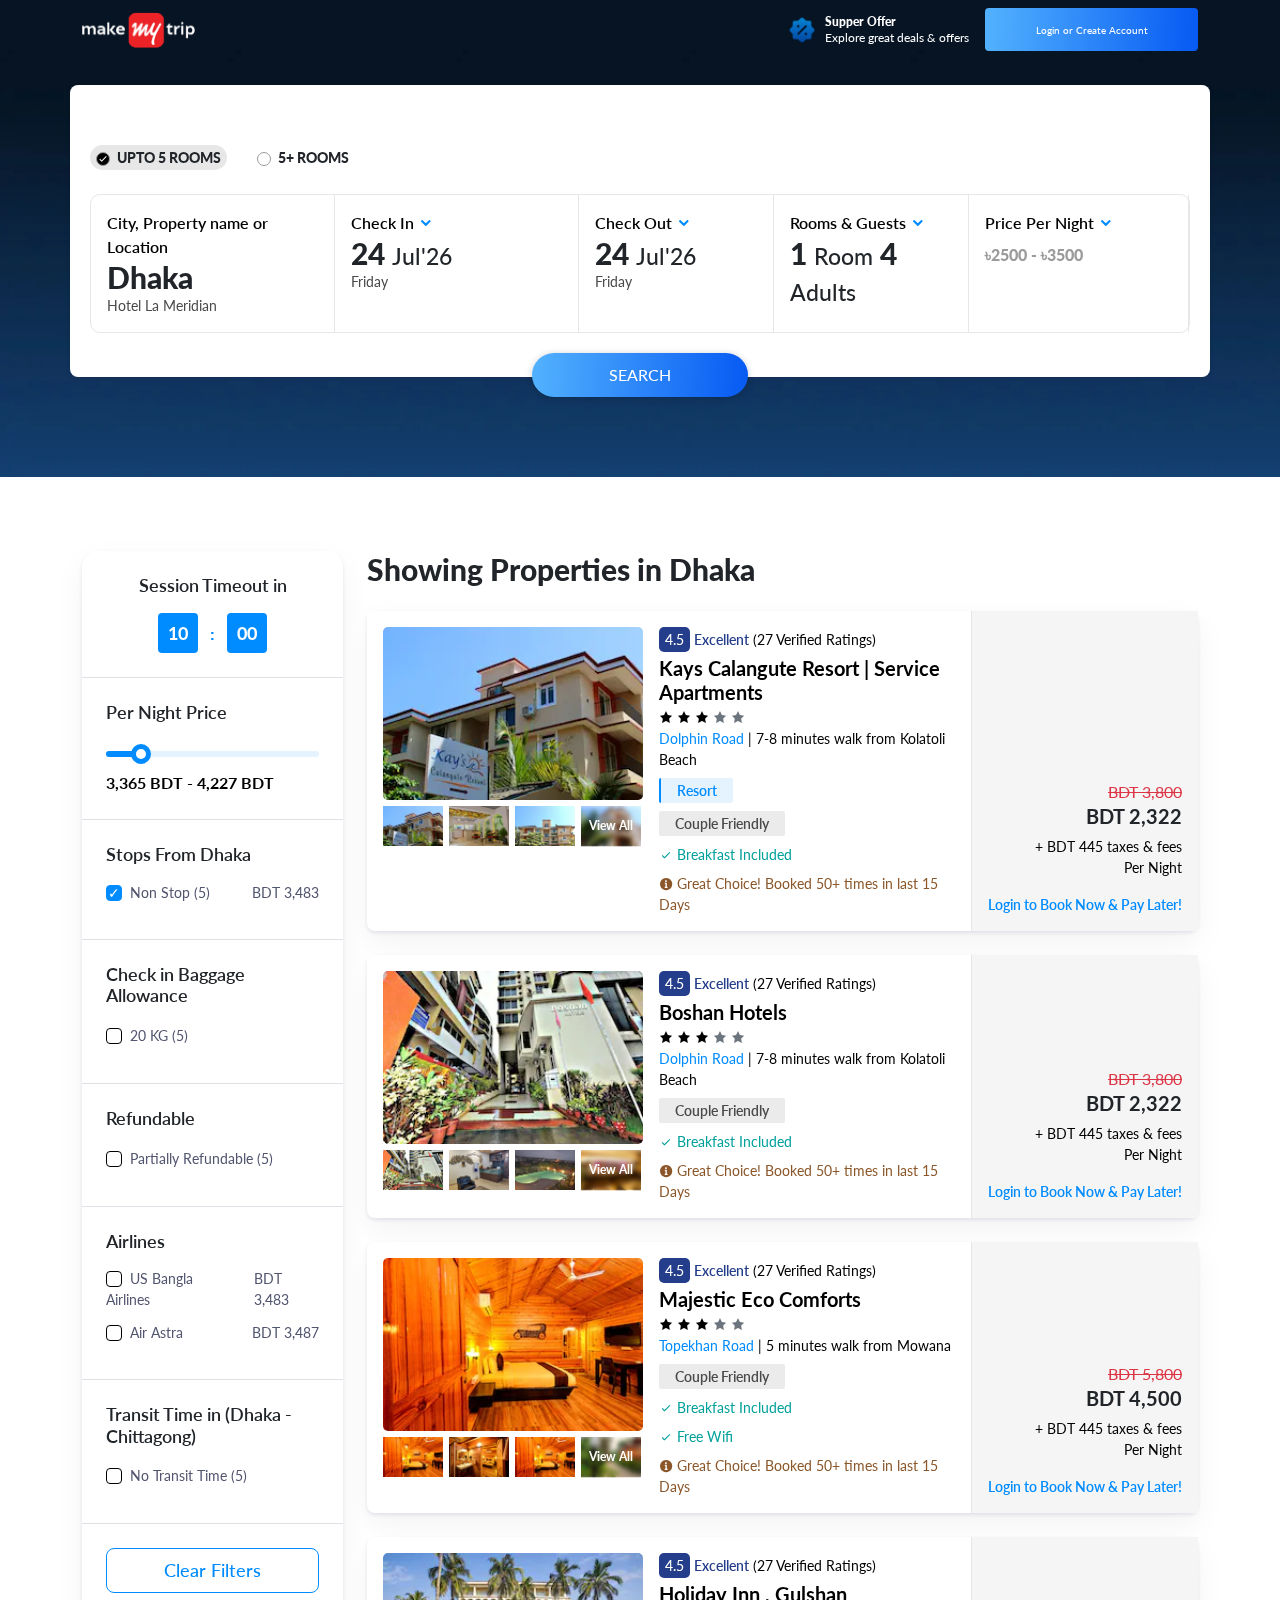
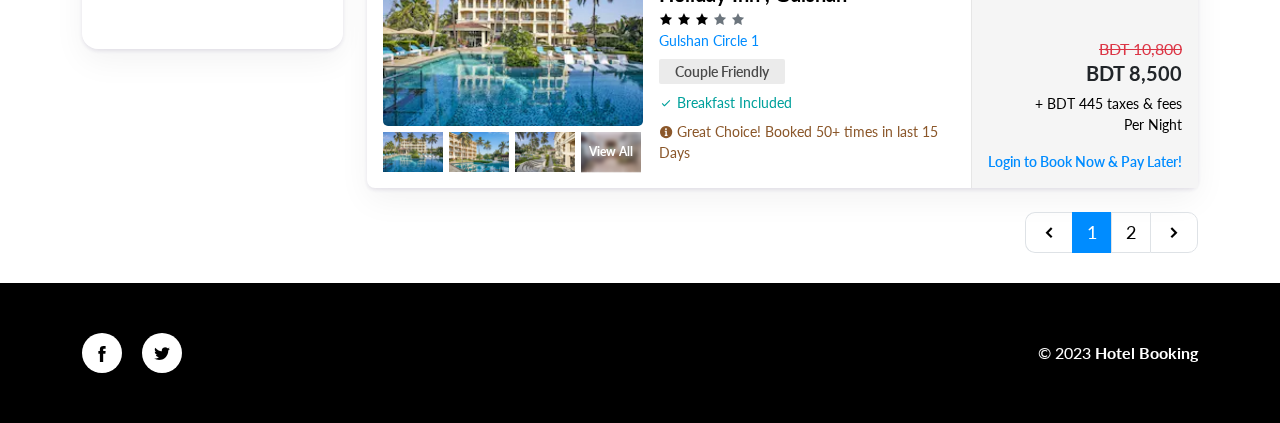
<file: hotel-result.html>
<!DOCTYPE html>
<html lang="en">
<head>
    <meta charset="UTF-8">
    
    <!-- responsive tag -->
    <meta http-equiv="X-UA-Compatible" content="IE=edge">
    <meta name="viewport" content="width=device-width, initial-scale=1.0">
    
    <!-- Fav Icon -->
    <link rel="icon" type="image/png" href="images/logo/image-logo.png">
    <title>Hotel Search</title>

    <!-- Inject:css -->
    <link rel="stylesheet" type="text/css" href="./assets/css/bootstrap.min.css">
    <link rel="stylesheet" type="text/css" href="./assets/css/icofonts/icofont.min.css">
    <link rel="stylesheet" type="text/css" href="./assets/css/owl-carousel/owl.carousel.min.css">
    <link rel="stylesheet" type="text/css" href="assets/css/fancybox.min.css">
    <link rel="stylesheet" type="text/css" href="assets/css/daterangepicker.css">
    <link rel="stylesheet" type="text/css" href="assets/css/datepicker.min.css">
    <link rel="stylesheet" type="text/css" href="assets/css/nice-select.css">
    <link rel="stylesheet" type="text/css" href="assets/css/inTelInput.css">
    <link rel="stylesheet" type="text/css" href="assets/css/animate.min.css">
    <link rel="stylesheet" type="text/css" href="./assets/css/style.css"> <!-- Template Stylesheet -->
    <link rel="stylesheet" type="text/css" href="./assets/css/responsive.css">

    <!--[if lt IE 9]>
    <script src="https://oss.maxcdn.com/html5shiv/3.7.2/html5shiv.min.js"></script>
    <script src="https://oss.maxcdn.com/respond/1.4.2/respond.min.js"></script>
    <![endif]-->

</head>
<body>

    <!-- Header -->
    <header class="trv-header">
        <div class="trv-toolbar">
            <div class="container">
                <div class="row align-items-center g-1">
                    <div class="col-4 col-sm-3">
                        <div class="logo">
                            <a href="./index.html"><img src="./assets/images/logo.png" alt="Booking"></a>
                        </div>
                    </div>
                    <div class="col-8 col-sm-9">
                        <div class="toolbar-right">
                            <div class="offer d-flex align-items-center">
                                <img src="./assets/images/icons/discount.png" alt="Offer Discount">
                                <div class="content">
                                    <p><b>Supper Offer</b></p>
                                    <p>Explore great deals & offers</p>
                                </div>
                            </div>
                            <button class="login-btn btn-sm d-sm-none"><i class="icofont-user-alt-4"></i></button>
                            <button class="login-btn">Login or Create Account</button>
                        </div>
                    </div>
                </div>
            </div>
        </div>
        <div class="header-wpr">
            <div class="container">
                <div class="main-header-container">
                    <div class="logo">
                        <a href="#"><img src="./assets/images/header-logo.png" alt="Booking"></a>
                    </div>
                    <ul class="nav main-nav">
                        <li class="nav-item">
                            <a href="./flight-result.html" class="nav-link active">
                                <i class="icofont-ui-flight"></i>
                                <p>Flights</p>
                            </a>
                        </li>
                        <li class="nav-item">
                            <a href="./hotel-result.html" class="nav-link">
                                <i class="icofont-5-star-hotel"></i>
                                <p>Hotels</p>
                            </a>
                        </li>
                        <li class="nav-item">
                            <a href="./visa-result.html" class="nav-link">
                                <i class="icofont-ticket"></i>
                                <p>Visa</p>
                            </a>
                        </li>
                    </ul>
                    <div class="toolbar-right">
                        <button class="login-btn btn-sm d-sm-none"><i class="icofont-user-alt-4"></i></button>
                        <button class="login-btn">Login or Create Account</button>
                    </div>
                </div>
            </div>
        </div>
    </header>

    <main class="trv-main-content">
        <!-- Banner -->
        <div class="trv-banner">
            <div class="container">
                <div class="row">
                    <div class="booking-filter-wpr">
                        <div class="filter-container">
                            <div class="room-filter-content filter-content">
                                <div class="filter-types">
                                    <div class="single-type">
                                        <label for="five-rooms">
                                            <input type="radio" name="room" id="five-rooms" checked>
                                            UPTO 5 ROOMS
                                        </label>
                                    </div>
                                    <div class="single-type">
                                        <label for="five-rooms+">
                                            <input type="radio" name="room" id="five-rooms+">
                                            5+ ROOMS
                                        </label>
                                    </div>
                                </div>
                                <div class="filter-options">
                                    <div class="single-option">
                                        <p class="option-label">City, Property name or Location</p>
                                        <div class="option-select-wrapper hotel-select">
                                            <div class="option-select-btn">
                                                <h2>Dhaka</h2>
                                                <p>Hotel La Meridian</p>
                                            </div>
                                            <div class="option-select-content">
                                                <div class="search">
                                                    <i class="icofont-search"></i>
                                                    <input spellcheck="false" type="text" placeholder="From">
                                                </div>
                                                <ul class="filter-options-list"></ul>
                                            </div>
                                        </div>
                                    </div>
                                    <div class="single-option">
                                        <p class="option-label">Check In <i class="icofont-rounded-down"></i></p>
                                        <div class="option-select-wrapper">
                                            <label for="chk-in-date" class="visually-hidden"></label>
                                            <input type="text" class="datePicker visually-hidden" id="chk-in-date">
                                            <div class="option-select-btn">
                                                <h2>9 <sub>Jan'23</sub></h2>
                                                <p>Monday</p>
                                            </div>
                                        </div>
                                    </div>
                                    <div class="single-option">
                                        <p class="option-label">Check Out <i class="icofont-rounded-down"></i></p>
                                        <div class="option-select-wrapper">
                                            <label for="chk-out-date" class="visually-hidden"></label>
                                            <input type="text" class="datePicker visually-hidden" id="chk-out-date">
                                            <div class="option-select-btn">
                                                <h2>12 <sub>Jan'23</sub></h2>
                                                <p>Monday</p>
                                            </div>
                                        </div>
                                    </div>
                                    <div class="single-option">
                                        <p class="option-label">Rooms & Guests <i class="icofont-rounded-down"></i></p>
                                        <div class="option-select-wrapper">
                                            <div class="option-select-btn">
                                                <h2>1 <sub>Room</sub> 4 <sub>Adults</sub></h2>
                                            </div>
                                            <div class="room-options">
                                                <div class="single-room-option">
                                                    <p>Rooms</p>
                                                    <div class="room-quantity">
                                                        <button class="qun-dwn"><i class="icofont-minus"></i></button>
                                                        <input type="number" class="quantity-input" value="1">
                                                        <button class="qun-up"><i class="icofont-plus"></i></button>
                                                    </div>
                                                </div>
                                                <div class="single-room-option">
                                                    <p>ADULTS (12y +)</p>
                                                    <div class="room-quantity">
                                                        <button class="qun-dwn"><i class="icofont-minus"></i></button>
                                                        <input type="number" class="quantity-input" value="1">
                                                        <button class="qun-up"><i class="icofont-plus"></i></button>
                                                    </div>
                                                </div>
                                                <div class="single-room-option">
                                                    <p>CHILDREN (below 12y)</p>
                                                    <div class="room-quantity">
                                                        <button class="qun-dwn"><i class="icofont-minus"></i></button>
                                                        <input type="number" class="quantity-input" value="1">
                                                        <button class="qun-up"><i class="icofont-plus"></i></button>
                                                    </div>
                                                </div>
                                                <div class="text-end">
                                                    <button class="opts-apply room-apply">Apply</button>
                                                </div>
                                            </div>
                                        </div>
                                    </div>
                                    <div class="single-option">
                                        <p class="option-label">Price Per Night <i class="icofont-rounded-down"></i></p>
                                        <div class="option-select-wrapper">
                                            <div class="option-select-btn">
                                                <select name="room-rent" id="room-rent">
                                                    <option value="0">৳0 - ৳1500</option>
                                                    <option value="1">৳1500 - ৳2500</option>
                                                    <option value="2" selected>৳2500 - ৳3500</option>
                                                    <option value="3">৳5000 - ৳15000</option>
                                                </select>
                                            </div>
                                        </div>
                                    </div>
                                </div>
                                <div class="text-center">
                                    <a href="./hotel-result.html" class="filter-submit">Search</a>
                                </div>
                            </div>
                        </div>
                    </div>
                </div>
            </div>
        </div>

        <!-- Hotel List -->
        <div class="trv-filter-result-wpr">
            <div class="container">
                <div class="row g-4">
                    <div class="col-12">
                        <div class="filter-toggle">
                            <b>Filter your search results</b>
                            <i class="icofont-filter"></i>
                        </div>
                    </div>
                    <div class="col-lg-4 col-xl-3 sidebar-filter-wpr">
                        <div class="sidebar-filter-widget">
                            <span class="filter-cls d-lg-none"><i class="icofont-close"></i></span>
                            <div class="filter-item text-center">
                                <h6 class="filter-name">Session Timeout in</h6>
                                <div class="session-time">
                                    <p id="countdown"><span>10</span> : <span>00</span></p>
                                </div>
                            </div>
                            <div class="filter-item price-filter">
                                <h6 class="filter-name">Per Night Price</h6>
                                <div class="price-range">
                                    <div class="range-field">
                                        <div class="position-relative">
                                            <input type="range" min="3365" max="10000" value="4227" step="1">
                                            <span class="range-bg"></span>
                                        </div>
                                        <div class="range-value">
                                            <span class="value left">3,365 BDT - </span>
                                            <span class="value right">4,227 BDT</span>
                                        </div>
                                    </div>
                                </div>
                            </div>
                            <div class="filter-item">
                                <h6 class="filter-name">Stops From Dhaka</h6>
                                <div class="filter-input">
                                    <div class="valued-opt">
                                        <label for="stopis-1">
                                            <input type="checkbox" name="t-time" id="stopis-1" checked>
                                            Non Stop (5)
                                        </label>
                                        <p>BDT 3,483</p>
                                    </div>
                                </div>
                            </div>
                            <div class="filter-item">
                                <h6 class="filter-name">Check in Baggage Allowance</h6>
                                <div class="filter-input">
                                    <label for="bag-weight-1">
                                        <input type="checkbox" name="t-time" id="bag-weight-1">
                                        20 KG (5)
                                    </label>
                                </div>
                            </div>
                            <div class="filter-item">
                                <h6 class="filter-name">Refundable</h6>
                                <div class="filter-input">
                                    <label for="refund-1">
                                        <input type="checkbox" name="t-time" id="refund-1">
                                        Partially Refundable (5)
                                    </label>
                                </div>
                            </div>
                            <div class="filter-item">
                                <h6 class="filter-name">Airlines</h6>
                                <div>
                                    <div class="valued-opt filter-input">
                                        <label for="air-1">
                                            <input type="checkbox" name="t-time" id="air-1">
                                            US Bangla Airlines
                                        </label>
                                        <p>BDT 3,483</p>
                                    </div>
                                    <div class="valued-opt filter-input">
                                        <label for="air-2">
                                            <input type="checkbox" name="t-time" id="air-2">
                                            Air Astra
                                        </label>
                                        <p>BDT 3,487</p>
                                    </div>
                                </div>
                            </div>
                            <div class="filter-item">
                                <h6 class="filter-name">Transit Time in (Dhaka - Chittagong)</h6>
                                <div class="filter-input">
                                    <label for="tt-1">
                                        <input type="checkbox" name="t-time" id="tt-1">
                                        No Transit Time (5)
                                    </label>
                                </div>
                            </div>
                            <div class="p-4">
                                <button class="clr-filter-btn">Clear Filters</button>
                            </div>
                        </div>
                    </div>
                    <div class="col-lg-8 col-xl-9">
                        <div class="hotel-list-wpr">
                            <div class="route-name">
                                <h2>Showing Properties in Dhaka</h2>
                            </div>
                            <div class="hotels-container">
                                <div class="hotel-list">
                                    <div class="single-hotel">
                                        <a href="./hotel-details.html" target="_blank">
                                            <div class="hotel-details">
                                                <div class="hotel-images">
                                                    <div class="preview-img">
                                                        <img src="./assets/images/hotels/hotel1.1.webp" alt="Hotel">
                                                    </div>
                                                    <div class="thumbnail-images">
                                                        <span><img src="./assets/images/hotels/hotel1.1.webp" alt="Hotel"></span>
                                                        <span><img src="./assets/images/hotels/hotel1.2.webp" alt="Hotel"></span>
                                                        <span><img src="./assets/images/hotels/hotel1.3.webp" alt="Hotel"></span>
                                                        <span class="position-relative">
                                                            <img src="./assets/images/hotels/hotel1.4.webp" alt="Hotel">
                                                            <span class="view-imgs">View All</span>
                                                        </span>
                                                    </div>
                                                </div>
                                                <div class="hotel-content ms-lg-3">
                                                    <div class="rating-summary">
                                                        <span class="rating-num">4.5</span>
                                                        <span class="rating-status">Excellent</span>
                                                        <span class="total-ratings">(27 Verified Ratings)</span>
                                                        <div class="rating-bars-wpr">
                                                            <p>Based on 27  Ratings and 18 Reviews</p>
                                                            <div class="row">
                                                                <div class="col-6">
                                                                    <div class="rating-bar">
                                                                        <div class="bar-content">
                                                                            <p>Child friendliness</p>
                                                                            <p class="text-body">4.7</p>
                                                                        </div>
                                                                        <span class="progress" style="--w:87"></span>
                                                                    </div>
                                                                </div>
                                                                <div class="col-6">
                                                                    <div class="rating-bar">
                                                                        <div class="bar-content">
                                                                            <p>Cleanliness</p>
                                                                            <p class="text-body">4.5</p>
                                                                        </div>
                                                                        <span class="progress" style="--w:85"></span>
                                                                    </div>
                                                                </div>
                                                                <div class="col-6">
                                                                    <div class="rating-bar">
                                                                        <div class="bar-content">
                                                                            <p>Food</p>
                                                                            <p class="text-body">4.0</p>
                                                                        </div>
                                                                        <span class="progress" style="--w:80"></span>
                                                                    </div>
                                                                </div>
                                                                <div class="col-6">
                                                                    <div class="rating-bar">
                                                                        <div class="bar-content">
                                                                            <p>Location</p>
                                                                            <p class="text-body">3.8</p>
                                                                        </div>
                                                                        <span class="progress" style="--w:78"></span>
                                                                    </div>
                                                                </div>
                                                                <div class="col-6">
                                                                    <div class="rating-bar">
                                                                        <div class="bar-content">
                                                                            <p>Room</p>
                                                                            <p class="text-body">4.3</p>
                                                                        </div>
                                                                        <span class="progress" style="--w:83"></span>
                                                                    </div>
                                                                </div>
                                                                <div class="col-6">
                                                                    <div class="rating-bar">
                                                                        <div class="bar-content">
                                                                            <p>Hospitality</p>
                                                                            <p class="text-body">4.9</p>
                                                                        </div>
                                                                        <span class="progress" style="--w:90"></span>
                                                                    </div>
                                                                </div>
                                                            </div>
                                                        </div>
                                                    </div>
                                                    <h5 class="mb-0">Kays Calangute Resort | Service Apartments</h5>
                                                    <div class="ratings">
                                                        <span><i class="icofont-star"></i></span>
                                                        <span><i class="icofont-star"></i></span>
                                                        <span><i class="icofont-star"></i></span>
                                                        <span class="text-secondary"><i class="icofont-star"></i></span>
                                                        <span class="text-secondary"><i class="icofont-star"></i></span>
                                                    </div>
                                                    <p class="location"><span>Dolphin Road</span><span> | 7-8 minutes walk from Kolatoli Beach</span></p>
                                                    <p class="hotel-type">Resort</p>
                                                    <p class="security">Couple Friendly</p>
                                                    <p class="facility"><i class="icofont-check-alt"></i> Breakfast Included</p>
                                                    <p class="info"><i class="icofont-info-circle"></i> Great Choice! Booked 50+ times in last 15 Days</p>
                                                </div>
                                            </div>
                                        </a>
                                        <div class="hotel-price">
                                            <div>
                                                <del class="text-danger">BDT 3,800</del>
                                                <h5>BDT 2,322</h5>
                                                <p class="tax-info">+ BDT 445 taxes & fees</p>
                                                <p class="unit">Per Night</p>
                                            </div>
                                            <a href="#">Login to Book Now & Pay Later!</a>
                                        </div>
                                    </div>
                                    <div class="single-hotel">
                                        <a href="./hotel-details.html" target="_blank">
                                            <div class="hotel-details">
                                                <div class="hotel-images">
                                                    <div class="preview-img">
                                                        <img src="./assets/images/hotels/hotel2.1.webp" alt="Hotel">
                                                    </div>
                                                    <div class="thumbnail-images">
                                                        <span><img src="./assets/images/hotels/hotel2.1.webp" alt="Hotel"></span>
                                                        <span><img src="./assets/images/hotels/hotel2.2.webp" alt="Hotel"></span>
                                                        <span><img src="./assets/images/hotels/hotel2.3.webp" alt="Hotel"></span>
                                                        <span class="position-relative">
                                                            <img src="./assets/images/hotels/hotel2.4.webp" alt="Hotel">
                                                            <span class="view-imgs">View All</span>
                                                        </span>
                                                    </div>
                                                </div>
                                                <div class="hotel-content ms-lg-3">
                                                    <div class="rating-summary">
                                                        <span class="rating-num">4.5</span>
                                                        <span class="rating-status">Excellent</span>
                                                        <span class="total-ratings">(27 Verified Ratings)</span>
                                                        <div class="rating-bars-wpr">
                                                            <p>Based on 27  Ratings and 18 Reviews</p>
                                                            <div class="row">
                                                                <div class="col-6">
                                                                    <div class="rating-bar">
                                                                        <div class="bar-content">
                                                                            <p>Child friendliness</p>
                                                                            <p class="text-body">4.7</p>
                                                                        </div>
                                                                        <span class="progress" style="--w:87"></span>
                                                                    </div>
                                                                </div>
                                                                <div class="col-6">
                                                                    <div class="rating-bar">
                                                                        <div class="bar-content">
                                                                            <p>Cleanliness</p>
                                                                            <p class="text-body">4.5</p>
                                                                        </div>
                                                                        <span class="progress" style="--w:85"></span>
                                                                    </div>
                                                                </div>
                                                                <div class="col-6">
                                                                    <div class="rating-bar">
                                                                        <div class="bar-content">
                                                                            <p>Food</p>
                                                                            <p class="text-body">4.0</p>
                                                                        </div>
                                                                        <span class="progress" style="--w:80"></span>
                                                                    </div>
                                                                </div>
                                                                <div class="col-6">
                                                                    <div class="rating-bar">
                                                                        <div class="bar-content">
                                                                            <p>Location</p>
                                                                            <p class="text-body">3.8</p>
                                                                        </div>
                                                                        <span class="progress" style="--w:78"></span>
                                                                    </div>
                                                                </div>
                                                                <div class="col-6">
                                                                    <div class="rating-bar">
                                                                        <div class="bar-content">
                                                                            <p>Room</p>
                                                                            <p class="text-body">4.3</p>
                                                                        </div>
                                                                        <span class="progress" style="--w:83"></span>
                                                                    </div>
                                                                </div>
                                                                <div class="col-6">
                                                                    <div class="rating-bar">
                                                                        <div class="bar-content">
                                                                            <p>Hospitality</p>
                                                                            <p class="text-body">4.9</p>
                                                                        </div>
                                                                        <span class="progress" style="--w:90"></span>
                                                                    </div>
                                                                </div>
                                                            </div>
                                                        </div>
                                                    </div>
                                                    <h5 class="mb-0">Boshan Hotels</h5>
                                                    <div class="ratings">
                                                        <span><i class="icofont-star"></i></span>
                                                        <span><i class="icofont-star"></i></span>
                                                        <span><i class="icofont-star"></i></span>
                                                        <span class="text-secondary"><i class="icofont-star"></i></span>
                                                        <span class="text-secondary"><i class="icofont-star"></i></span>
                                                    </div>
                                                    <p class="location"><span>Dolphin Road</span><span> | 7-8 minutes walk from Kolatoli Beach</span></p>
                                                    <p class="security">Couple Friendly</p>
                                                    <p class="facility"><i class="icofont-check-alt"></i> Breakfast Included</p>
                                                    <p class="info"><i class="icofont-info-circle"></i> Great Choice! Booked 50+ times in last 15 Days</p>
                                                </div>
                                            </div>
                                        </a>
                                        <div class="hotel-price">
                                            <div>
                                                <del class="text-danger">BDT 3,800</del>
                                                <h5>BDT 2,322</h5>
                                                <p class="tax-info">+ BDT 445 taxes & fees</p>
                                                <p class="unit">Per Night</p>
                                            </div>
                                            <a href="#">Login to Book Now & Pay Later!</a>
                                        </div>
                                    </div>
                                    <div class="single-hotel">
                                        <a href="./hotel-details.html" target="_blank">
                                            <div class="hotel-details">
                                                <div class="hotel-images">
                                                    <div class="preview-img">
                                                        <img src="./assets/images/hotels/hotel3.1.webp" alt="Hotel">
                                                    </div>
                                                    <div class="thumbnail-images">
                                                        <span><img src="./assets/images/hotels/hotel3.1.webp" alt="Hotel"></span>
                                                        <span><img src="./assets/images/hotels/hotel3.2.webp" alt="Hotel"></span>
                                                        <span><img src="./assets/images/hotels/hotel3.3.webp" alt="Hotel"></span>
                                                        <span class="position-relative">
                                                            <img src="./assets/images/hotels/hotel3.4.webp" alt="Hotel">
                                                            <span class="view-imgs">View All</span>
                                                        </span>
                                                    </div>
                                                </div>
                                                <div class="hotel-content ms-lg-3">
                                                    <div class="rating-summary">
                                                        <span class="rating-num">4.5</span>
                                                        <span class="rating-status">Excellent</span>
                                                        <span class="total-ratings">(27 Verified Ratings)</span>
                                                        <div class="rating-bars-wpr">
                                                            <p>Based on 27  Ratings and 18 Reviews</p>
                                                            <div class="row">
                                                                <div class="col-6">
                                                                    <div class="rating-bar">
                                                                        <div class="bar-content">
                                                                            <p>Child friendliness</p>
                                                                            <p class="text-body">4.7</p>
                                                                        </div>
                                                                        <span class="progress" style="--w:87"></span>
                                                                    </div>
                                                                </div>
                                                                <div class="col-6">
                                                                    <div class="rating-bar">
                                                                        <div class="bar-content">
                                                                            <p>Cleanliness</p>
                                                                            <p class="text-body">4.5</p>
                                                                        </div>
                                                                        <span class="progress" style="--w:85"></span>
                                                                    </div>
                                                                </div>
                                                                <div class="col-6">
                                                                    <div class="rating-bar">
                                                                        <div class="bar-content">
                                                                            <p>Food</p>
                                                                            <p class="text-body">4.0</p>
                                                                        </div>
                                                                        <span class="progress" style="--w:80"></span>
                                                                    </div>
                                                                </div>
                                                                <div class="col-6">
                                                                    <div class="rating-bar">
                                                                        <div class="bar-content">
                                                                            <p>Location</p>
                                                                            <p class="text-body">3.8</p>
                                                                        </div>
                                                                        <span class="progress" style="--w:78"></span>
                                                                    </div>
                                                                </div>
                                                                <div class="col-6">
                                                                    <div class="rating-bar">
                                                                        <div class="bar-content">
                                                                            <p>Room</p>
                                                                            <p class="text-body">4.3</p>
                                                                        </div>
                                                                        <span class="progress" style="--w:83"></span>
                                                                    </div>
                                                                </div>
                                                                <div class="col-6">
                                                                    <div class="rating-bar">
                                                                        <div class="bar-content">
                                                                            <p>Hospitality</p>
                                                                            <p class="text-body">4.9</p>
                                                                        </div>
                                                                        <span class="progress" style="--w:90"></span>
                                                                    </div>
                                                                </div>
                                                            </div>
                                                        </div>
                                                    </div>
                                                    <h5 class="mb-0">Majestic Eco Comforts</h5>
                                                    <div class="ratings">
                                                        <span><i class="icofont-star"></i></span>
                                                        <span><i class="icofont-star"></i></span>
                                                        <span><i class="icofont-star"></i></span>
                                                        <span class="text-secondary"><i class="icofont-star"></i></span>
                                                        <span class="text-secondary"><i class="icofont-star"></i></span>
                                                    </div>
                                                    <p class="location"><span>Topekhan Road</span><span> | 5 minutes walk from Mowana</span></p>
                                                    <p class="security">Couple Friendly</p>
                                                    <p class="facility"><i class="icofont-check-alt"></i> Breakfast Included</p>
                                                    <p class="facility"><i class="icofont-check-alt"></i> Free Wifi</p>
                                                    <p class="info"><i class="icofont-info-circle"></i> Great Choice! Booked 50+ times in last 15 Days</p>
                                                </div>
                                            </div>
                                        </a>
                                        <div class="hotel-price">
                                            <div>
                                                <del class="text-danger">BDT 5,800</del>
                                                <h5>BDT 4,500</h5>
                                                <p class="tax-info">+ BDT 445 taxes & fees</p>
                                                <p class="unit">Per Night</p>
                                            </div>
                                            <a href="#">Login to Book Now & Pay Later!</a>
                                        </div>
                                    </div>
                                    <div class="single-hotel">
                                        <a href="./hotel-details.html" target="_blank">
                                            <div class="hotel-details">
                                                <div class="hotel-images">
                                                    <div class="preview-img">
                                                        <img src="./assets/images/hotels/hotel4.1.webp" alt="Hotel">
                                                    </div>
                                                    <div class="thumbnail-images">
                                                        <span><img src="./assets/images/hotels/hotel4.1.webp" alt="Hotel"></span>
                                                        <span><img src="./assets/images/hotels/hotel4.2.webp" alt="Hotel"></span>
                                                        <span><img src="./assets/images/hotels/hotel4.3.webp" alt="Hotel"></span>
                                                        <span class="position-relative">
                                                            <img src="./assets/images/hotels/hotel4.4.webp" alt="Hotel">
                                                            <span class="view-imgs">View All</span>
                                                        </span>
                                                    </div>
                                                </div>
                                                <div class="hotel-content ms-lg-3">
                                                    <div class="rating-summary">
                                                        <span class="rating-num">4.5</span>
                                                        <span class="rating-status">Excellent</span>
                                                        <span class="total-ratings">(27 Verified Ratings)</span>
                                                        <div class="rating-bars-wpr">
                                                            <p>Based on 27  Ratings and 18 Reviews</p>
                                                            <div class="row">
                                                                <div class="col-6">
                                                                    <div class="rating-bar">
                                                                        <div class="bar-content">
                                                                            <p>Child friendliness</p>
                                                                            <p class="text-body">4.7</p>
                                                                        </div>
                                                                        <span class="progress" style="--w:87"></span>
                                                                    </div>
                                                                </div>
                                                                <div class="col-6">
                                                                    <div class="rating-bar">
                                                                        <div class="bar-content">
                                                                            <p>Cleanliness</p>
                                                                            <p class="text-body">4.5</p>
                                                                        </div>
                                                                        <span class="progress" style="--w:85"></span>
                                                                    </div>
                                                                </div>
                                                                <div class="col-6">
                                                                    <div class="rating-bar">
                                                                        <div class="bar-content">
                                                                            <p>Food</p>
                                                                            <p class="text-body">4.0</p>
                                                                        </div>
                                                                        <span class="progress" style="--w:80"></span>
                                                                    </div>
                                                                </div>
                                                                <div class="col-6">
                                                                    <div class="rating-bar">
                                                                        <div class="bar-content">
                                                                            <p>Location</p>
                                                                            <p class="text-body">3.8</p>
                                                                        </div>
                                                                        <span class="progress" style="--w:78"></span>
                                                                    </div>
                                                                </div>
                                                                <div class="col-6">
                                                                    <div class="rating-bar">
                                                                        <div class="bar-content">
                                                                            <p>Room</p>
                                                                            <p class="text-body">4.3</p>
                                                                        </div>
                                                                        <span class="progress" style="--w:83"></span>
                                                                    </div>
                                                                </div>
                                                                <div class="col-6">
                                                                    <div class="rating-bar">
                                                                        <div class="bar-content">
                                                                            <p>Hospitality</p>
                                                                            <p class="text-body">4.9</p>
                                                                        </div>
                                                                        <span class="progress" style="--w:90"></span>
                                                                    </div>
                                                                </div>
                                                            </div>
                                                        </div>
                                                    </div>
                                                    <h5 class="mb-0">Holiday Inn , Gulshan</h5>
                                                    <div class="ratings">
                                                        <span><i class="icofont-star"></i></span>
                                                        <span><i class="icofont-star"></i></span>
                                                        <span><i class="icofont-star"></i></span>
                                                        <span class="text-secondary"><i class="icofont-star"></i></span>
                                                        <span class="text-secondary"><i class="icofont-star"></i></span>
                                                    </div>
                                                    <p class="location"><span>Gulshan Circle 1</span></p>
                                                    <p class="security">Couple Friendly</p>
                                                    <p class="facility"><i class="icofont-check-alt"></i> Breakfast Included</p>
                                                    <p class="info"><i class="icofont-info-circle"></i> Great Choice! Booked 50+ times in last 15 Days</p>
                                                </div>
                                            </div>
                                        </a>
                                        <div class="hotel-price">
                                            <div>
                                                <del class="text-danger">BDT 10,800</del>
                                                <h5>BDT 8,500</h5>
                                                <p class="tax-info">+ BDT 445 taxes & fees</p>
                                                <p class="unit">Per Night</p>
                                            </div>
                                            <a href="#">Login to Book Now & Pay Later!</a>
                                        </div>
                                    </div>
                                </div>
                            </div>
                            <div class="trv-pagination">
                                <a href="#" class="pagination-item"><i class="icofont-simple-left"></i></a>
                                <a href="#" class="pagination-item active">1</a>
                                <a href="#" class="pagination-item">2</a>
                                <a href="#" class="pagination-item"><i class="icofont-simple-right"></i></a>
                            </div>
                        </div>
                    </div>
                </div>
            </div>
        </div>

    </main>

    <!-- Footer -->
    <footer class="footer">
        <div class="container">
            <div class="row align-items-center">
                <div class="col-sm-6">
                    <div class="social-links">
                        <a href="#" aria-label="facebook" target="_blank"><i class="icofont-facebook"></i></a>
                        <a href="#" aria-label="twitter" target="_blank"><i class="icofont-twitter"></i></a>
                    </div>
                </div>
                <div class="col-sm-6">
                    <div class="copyright">
                        <p>&copy; 2023 <b>Hotel Booking</b></p>
                    </div>
                </div>
            </div>
        </div> 
    </footer>

    <!-- Sign Modal -->
    <div class="sign-modal-wpr">
        <div class="sign-in-content modal-content">
            <div class="modal-head">
                <h4 class="mb-0">Sign In</h4>
                <span class="modal-close"><i class="icofont-close-line"></i></span>
            </div>
            <div class="modal-body">
                <form class="info-form">
                    <fieldset class="input-grp">
                        <label for="email" class="required">Email Address</label>
                        <div class="inputWithIcon">
                            <input type="email" placeholder="Enter Email Address" id="email">
                            <i class="icofont-envelope"></i>
                        </div>
                    </fieldset>
                    <fieldset class="input-grp">
                        <label for="password" class="required">Password</label>
                        <div class="inputWithIcon">
                            <input type="password" placeholder="Enter Password" id="password">
                            <i class="icofont-ui-lock"></i>
                            <div class="pass-input">
                                <i class="icofont-eye-blocked"></i>
                            </div>
                        </div>
                    </fieldset>
                    <div class="remember-pass">
                        <label for="terms"><input type="checkbox" id="terms"> Remember me</label>
                        <a href="#">Forget Password</a>
                    </div>
                    <button class="trv-btn sign-btn">Sign In</button>
                </form>
                <img src="./assets/images/icons/sign-with.png" alt="Sign With" class="w-100">
                <div class="social-login">
                    <a href="#" class="social-link" target="_blank" aria-label="facebook">
                        <img src="./assets/images/icons/facebook.png" alt="Facebbok">
                        <p>Facebook</p>
                    </a>
                    <a href="#" class="social-link" target="_blank" aria-label="google">
                        <img src="./assets/images/icons/google.png" alt="Google">
                        <p>Google</p>
                    </a>
                </div>
                <p class="new-acc">Don't have a Flight Expert Account yet? <a href="#" class="sign-up-link">Create an Account</a></p>
            </div>
        </div>
        <div class="sign-up-content modal-content">
            <div class="modal-head">
                <h4 class="mb-0">Sign Up</h4>
                <span class="modal-close"><i class="icofont-close-line"></i></span>
            </div>
            <div class="modal-body">
                <form class="info-form">
                    <div class="row">
                        <div class="col-sm-6">
                            <fieldset class="input-grp">
                                <label for="f-name" class="required">First Name</label>
                                <div class="inputWithIcon">
                                    <input type="text" placeholder="Enter First Name" id="f-name">
                                    <i class="icofont-envelope"></i>
                                </div>
                            </fieldset>
                        </div>
                        <div class="col-sm-6">
                            <fieldset class="input-grp">
                                <label for="l-name" class="required">Last Name</label>
                                <div class="inputWithIcon">
                                    <input type="text" placeholder="Enter Last Name" id="l-name">
                                    <i class="icofont-envelope"></i>
                                </div>
                            </fieldset>
                        </div>
                        <div class="col-sm-6">
                            <fieldset class="input-grp">
                                <label for="sign-email" class="required">Email Address</label>
                                <div class="inputWithIcon">
                                    <input type="email" placeholder="Enter Email Address" id="sign-email">
                                    <i class="icofont-envelope"></i>
                                </div>
                            </fieldset>
                        </div>
                        <div class="col-sm-6">
                            <fieldset class="input-grp">
                                <label for="phone-2" class="required">Contact Number</label>
                                <input name="phone" type="text" placeholder="" id="phone-2" class="phone">
                            </fieldset>
                        </div>
                        <div class="col-sm-6">
                            <fieldset class="input-grp">
                                <label for="pass" class="required">Password</label>
                                <div class="inputWithIcon">
                                    <input type="password" placeholder="Enter Password" id="pass">
                                    <i class="icofont-ui-lock"></i>
                                    <div class="pass-input">
                                        <i class="icofont-eye-blocked"></i>
                                    </div>
                                </div>
                            </fieldset>
                        </div>
                        <div class="col-sm-6">
                            <fieldset class="input-grp">
                                <label for="re-password" class="required">Password</label>
                                <div class="inputWithIcon">
                                    <input type="password" placeholder="Enter Confirm Password" id="re-password">
                                    <i class="icofont-ui-lock"></i>
                                    <div class="pass-input">
                                        <i class="icofont-eye-blocked"></i>
                                    </div>
                                </div>
                            </fieldset>
                        </div>
                    </div>
                    <button class="trv-btn sign-btn">Sign Up</button>
                </form>
                <p class="new-acc">Already have an account? <a href="#" class="sign-in-link">Login</a></p>
            </div>
        </div>
    </div>

    <!-- Js files -->
    <script src="./assets/js/modernizr-3.5.0.min.js"></script>

    <script src="./assets/js/jquery.min.js"></script>
    <script src="./assets/js/bootstrap.min.js"></script>
    <script src="./assets/js/owl.carousel.min.js"></script>
    <script src="./assets/js/fancybox.min.js"></script>
    <script src="./assets/js/jquery.waypoints.min.js"></script>
    <script src="./assets/js/jquery.counterup.min.js"></script>
    <script src="./assets/js/wow.min.js"></script>
    <script src="./assets/js/moment-with-locales.min.js"></script>
    <script src="./assets/js/daterangepicker.js"></script>
    <script src="./assets/js/datepicker.min.js"></script>
    <script src="./assets/js/inTelInput.min.js"></script>
    <script src="./assets/js/jquery.nice-select.min.js"></script>
    <script src="./assets/js/custom-dropdown.js"></script>
    <script src="./assets/js/main.js"></script>

</body>
</html>
</file>
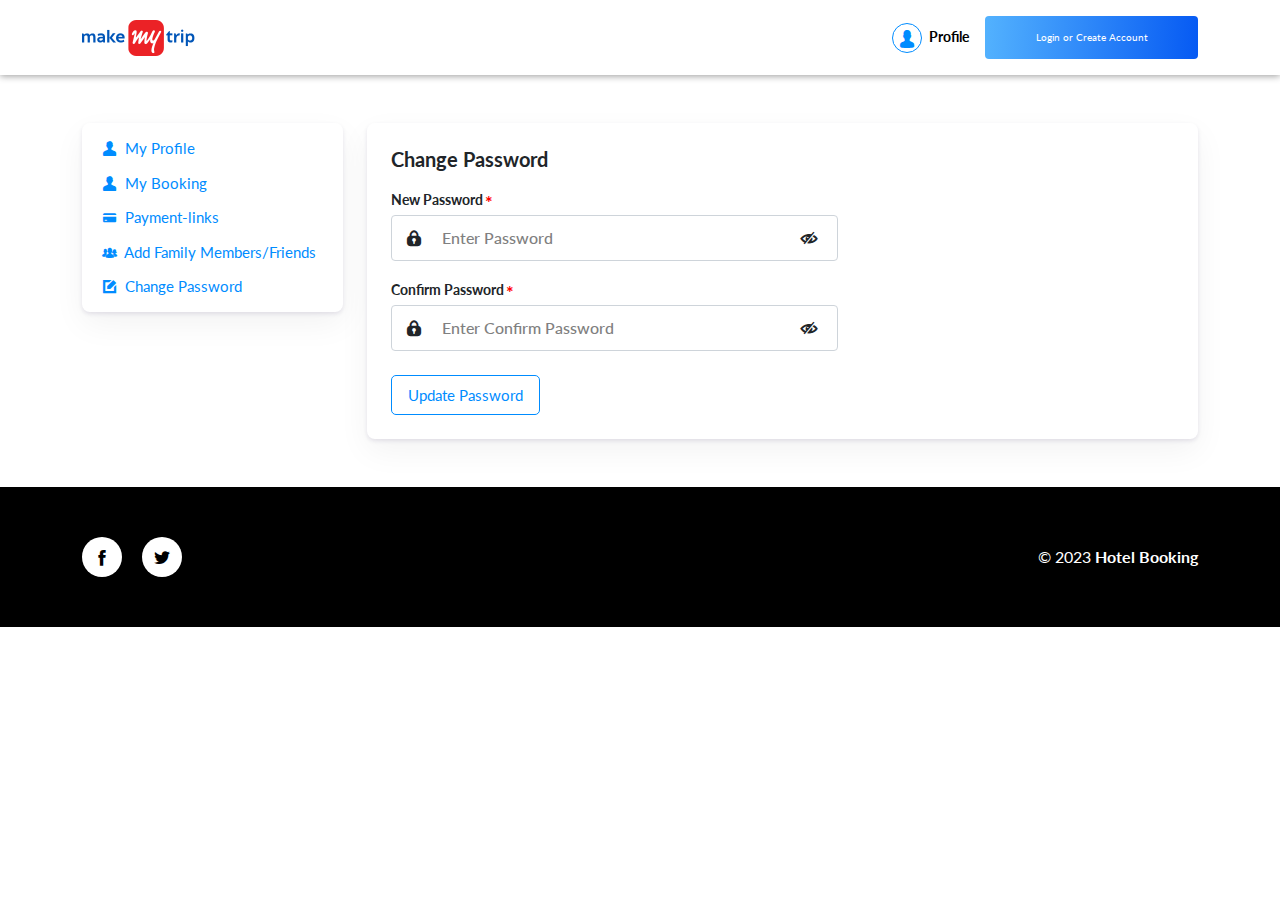
<file: password-change.html>
<!DOCTYPE html>
<html lang="en">
<head>
    <meta charset="UTF-8">
    
    <!-- responsive tag -->
    <meta http-equiv="X-UA-Compatible" content="IE=edge">
    <meta name="viewport" content="width=device-width, initial-scale=1.0">
    
    <!-- Fav Icon -->
    <link rel="icon" type="image/png" href="images/logo/image-logo.png">
    <title>Change Password</title>

    <!-- Inject:css -->
    <link rel="stylesheet" type="text/css" href="./assets/css/bootstrap.min.css">
    <link rel="stylesheet" type="text/css" href="./assets/css/icofonts/icofont.min.css">
    <link rel="stylesheet" type="text/css" href="./assets/css/owl-carousel/owl.carousel.min.css">
    <link rel="stylesheet" type="text/css" href="assets/css/fancybox.min.css">
    <link rel="stylesheet" type="text/css" href="assets/css/daterangepicker.css">
    <link rel="stylesheet" type="text/css" href="assets/css/datepicker.min.css">
    <link rel="stylesheet" type="text/css" href="assets/css/nice-select.css">
    <link rel="stylesheet" type="text/css" href="assets/css/inTelInput.css">
    <link rel="stylesheet" type="text/css" href="assets/css/animate.min.css">
    <link rel="stylesheet" type="text/css" href="./assets/css/style.css"> <!-- Template Stylesheet -->
    <link rel="stylesheet" type="text/css" href="./assets/css/responsive.css">

    <!--[if lt IE 9]>
    <script src="https://oss.maxcdn.com/html5shiv/3.7.2/html5shiv.min.js"></script>
    <script src="https://oss.maxcdn.com/respond/1.4.2/respond.min.js"></script>
    <![endif]-->

</head>
<body>

    <!-- Header -->

    <header class="trv-header header-2 header-static">
        <div class="header-wpr">
            <div class="container">
                <div class="main-header-container">
                    <div class="logo">
                        <a href="./index.html"><img src="./assets/images/header-logo.png" alt="Booking"></a>
                    </div>
                    <div class="toolbar-right">
                        <a href="#" class="profile-link"><i class="icofont-user-alt-4"></i> Profile</a>
                        <a href="#" class="login-btn">Login or Create Account</a>
                    </div>
                </div>
            </div>
        </div>
    </header>

    <main class="trv-main-content">
        
        <!-- Booking Review -->
        <div class="trv-user-dashboard py-5">
            <div class="container">
                <div class="row g-4">
                    <div class="col-lg-3">
                        <div class="sidebar-widget">
                            <ul class="user-menu">
                                <li><a href="./user-dashboard.html"><i class="icofont-user-male"></i> My Profile</a></li>
                                <li><a href="./booking-dashboard.html"><i class="icofont-user-male"></i> My Booking</a></li>
                                <li><a href="./payment.html"><i class="icofont-credit-card"></i> Payment-links</a></li>
                                <li><a href="./add-member.html"><i class="icofont-users-alt-5"></i> Add Family Members/Friends</a></li>
                                <li class="active"><a href="#"><i class="icofont-edit"></i> Change Password</a></li>
                            </ul>
                        </div>
                    </div>
                    <div class="col-lg-9">
                        <div class="user-info-dashboard">
                            <div class="info-detail">
                                <div class="info-card p-0 border-0 mb-0">
                                    <h5 class="mb-3">Change Password</h5>
                                    <form class="info-form">
                                        <div class="row">
                                            <div class="col-sm-6 col-lg-7">
                                                <fieldset class="input-grp">
                                                    <label for="new-pass" class="required">New Password</label>
                                                    <div class="inputWithIcon">
                                                        <input type="password" placeholder="Enter Password" id="new-pass">
                                                        <i class="icofont-ui-lock"></i>
                                                        <div class="pass-input">
                                                            <i class="icofont-eye-blocked"></i>
                                                        </div>
                                                    </div>
                                                </fieldset>
                                            </div>
                                            <div class="col-sm-6 col-lg-7">
                                                <fieldset class="input-grp">
                                                    <label for="re-password" class="required">Confirm Password</label>
                                                    <div class="inputWithIcon">
                                                        <input type="password" placeholder="Enter Confirm Password" id="re-password">
                                                        <i class="icofont-ui-lock"></i>
                                                        <div class="pass-input">
                                                            <i class="icofont-eye-blocked"></i>
                                                        </div>
                                                    </div>
                                                </fieldset>
                                            </div>
                                        </div>
                                        <button type="submit" class="trv-btn secondary-btn mt-2">Update Password</button>
                                    </form>
                                </div>
                            </div>
                        </div>
                    </div>
                </div>
            </div>
        </div>

    </main>

    <!-- Footer -->
    <footer class="footer">
        <div class="container">
            <div class="row align-items-center">
                <div class="col-sm-6">
                    <div class="social-links">
                        <a href="#" aria-label="facebook" target="_blank"><i class="icofont-facebook"></i></a>
                        <a href="#" aria-label="twitter" target="_blank"><i class="icofont-twitter"></i></a>
                    </div>
                </div>
                <div class="col-sm-6">
                    <div class="copyright">
                        <p>&copy; 2023 <b>Hotel Booking</b></p>
                    </div>
                </div>
            </div>
        </div> 
    </footer>

    <!-- Sign Modal -->
    <div class="sign-modal-wpr">
        <div class="sign-in-content modal-content">
            <div class="modal-head">
                <h4 class="mb-0">Sign In</h4>
                <span class="modal-close"><i class="icofont-close-line"></i></span>
            </div>
            <div class="modal-body">
                <form class="info-form">
                    <fieldset class="input-grp">
                        <label for="email" class="required">Email Address</label>
                        <div class="inputWithIcon">
                            <input type="email" placeholder="Enter Email Address" id="email">
                            <i class="icofont-envelope"></i>
                        </div>
                    </fieldset>
                    <fieldset class="input-grp">
                        <label for="password" class="required">Password</label>
                        <div class="inputWithIcon">
                            <input type="password" placeholder="Enter Password" id="password">
                            <i class="icofont-ui-lock"></i>
                            <div class="pass-input">
                                <i class="icofont-eye-blocked"></i>
                            </div>
                        </div>
                    </fieldset>
                    <div class="remember-pass">
                        <label for="terms"><input type="checkbox" id="terms"> Remember me</label>
                        <a href="#">Forget Password</a>
                    </div>
                    <button class="trv-btn sign-btn">Sign In</button>
                </form>
                <img src="./assets/images/icons/sign-with.png" alt="Sign With" class="w-100">
                <div class="social-login">
                    <a href="#" class="social-link" target="_blank" aria-label="facebook">
                        <img src="./assets/images/icons/facebook.png" alt="Facebbok">
                        <p>Facebook</p>
                    </a>
                    <a href="#" class="social-link" target="_blank" aria-label="google">
                        <img src="./assets/images/icons/google.png" alt="Google">
                        <p>Google</p>
                    </a>
                </div>
                <p class="new-acc">Don't have a Flight Expert Account yet? <a href="#" class="sign-up-link">Create an Account</a></p>
            </div>
        </div>
        <div class="sign-up-content modal-content">
            <div class="modal-head">
                <h4 class="mb-0">Sign Up</h4>
                <span class="modal-close"><i class="icofont-close-line"></i></span>
            </div>
            <div class="modal-body">
                <form class="info-form">
                    <div class="row">
                        <div class="col-sm-6">
                            <fieldset class="input-grp">
                                <label for="f-name" class="required">First Name</label>
                                <div class="inputWithIcon">
                                    <input type="text" placeholder="Enter First Name" id="f-name">
                                    <i class="icofont-envelope"></i>
                                </div>
                            </fieldset>
                        </div>
                        <div class="col-sm-6">
                            <fieldset class="input-grp">
                                <label for="l-name" class="required">Last Name</label>
                                <div class="inputWithIcon">
                                    <input type="text" placeholder="Enter Last Name" id="l-name">
                                    <i class="icofont-envelope"></i>
                                </div>
                            </fieldset>
                        </div>
                        <div class="col-sm-6">
                            <fieldset class="input-grp">
                                <label for="sign-email" class="required">Email Address</label>
                                <div class="inputWithIcon">
                                    <input type="email" placeholder="Enter Email Address" id="sign-email">
                                    <i class="icofont-envelope"></i>
                                </div>
                            </fieldset>
                        </div>
                        <div class="col-sm-6">
                            <fieldset class="input-grp">
                                <label for="phone-2" class="required">Contact Number</label>
                                <input name="phone" type="text" placeholder="" id="phone-2" class="phone">
                            </fieldset>
                        </div>
                        <div class="col-sm-6">
                            <fieldset class="input-grp">
                                <label for="pass" class="required">Password</label>
                                <div class="inputWithIcon">
                                    <input type="password" placeholder="Enter Password" id="pass">
                                    <i class="icofont-ui-lock"></i>
                                    <div class="pass-input">
                                        <i class="icofont-eye-blocked"></i>
                                    </div>
                                </div>
                            </fieldset>
                        </div>
                        <div class="col-sm-6">
                            <fieldset class="input-grp">
                                <label for="re-password" class="required">Password</label>
                                <div class="inputWithIcon">
                                    <input type="password" placeholder="Enter Confirm Password" id="re-password">
                                    <i class="icofont-ui-lock"></i>
                                    <div class="pass-input">
                                        <i class="icofont-eye-blocked"></i>
                                    </div>
                                </div>
                            </fieldset>
                        </div>
                    </div>
                    <button class="trv-btn sign-btn">Sign Up</button>
                </form>
                <p class="new-acc">Already have an account? <a href="#" class="sign-in-link">Login</a></p>
            </div>
        </div>
    </div>

    <!-- Js files -->
    <script src="./assets/js/modernizr-3.5.0.min.js"></script>

    <script src="./assets/js/jquery.min.js"></script>
    <script src="./assets/js/bootstrap.min.js"></script>
    <script src="./assets/js/owl.carousel.min.js"></script>
    <script src="./assets/js/fancybox.min.js"></script>
    <script src="./assets/js/jquery.waypoints.min.js"></script>
    <script src="./assets/js/jquery.counterup.min.js"></script>
    <script src="./assets/js/wow.min.js"></script>
    <script src="./assets/js/moment-with-locales.min.js"></script>
    <script src="./assets/js/daterangepicker.js"></script>
    <script src="./assets/js/datepicker.min.js"></script>
    <script src="./assets/js/jquery.nice-select.min.js"></script>
    <script src="./assets/js/inTelInput.min.js"></script>
    <script src="./assets/js/custom-dropdown.js"></script>
    <script src="./assets/js/main.js"></script>

</body>
</html>
</file>
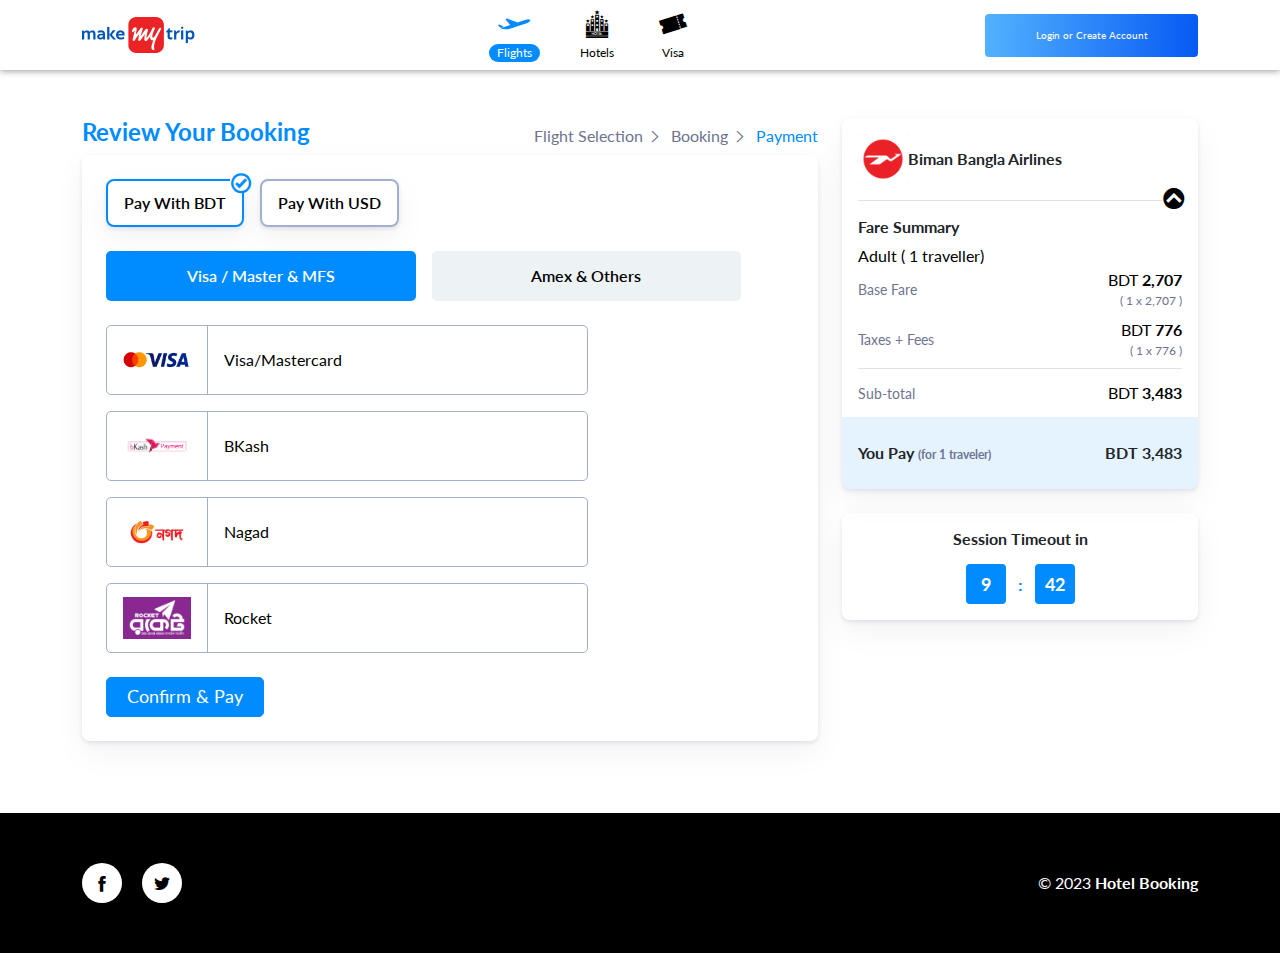
<file: payment.html>
<!DOCTYPE html>
<html lang="en">
<head>
    <meta charset="UTF-8">
    
    <!-- responsive tag -->
    <meta http-equiv="X-UA-Compatible" content="IE=edge">
    <meta name="viewport" content="width=device-width, initial-scale=1.0">
    
    <!-- Fav Icon -->
    <link rel="icon" type="image/png" href="images/logo/image-logo.png">
    <title>Paymemt</title>

    <!-- Inject:css -->
    <link rel="stylesheet" type="text/css" href="./assets/css/bootstrap.min.css">
    <link rel="stylesheet" type="text/css" href="./assets/css/icofonts/icofont.min.css">
    <link rel="stylesheet" type="text/css" href="./assets/css/owl-carousel/owl.carousel.min.css">
    <link rel="stylesheet" type="text/css" href="assets/css/fancybox.min.css">
    <link rel="stylesheet" type="text/css" href="assets/css/daterangepicker.css">
    <link rel="stylesheet" type="text/css" href="assets/css/datepicker.min.css">
    <link rel="stylesheet" type="text/css" href="assets/css/nice-select.css">
    <link rel="stylesheet" type="text/css" href="assets/css/inTelInput.css">
    <link rel="stylesheet" type="text/css" href="assets/css/animate.min.css">
    <link rel="stylesheet" type="text/css" href="./assets/css/style.css"> <!-- Template Stylesheet -->
    <link rel="stylesheet" type="text/css" href="./assets/css/responsive.css">

    <!--[if lt IE 9]>
    <script src="https://oss.maxcdn.com/html5shiv/3.7.2/html5shiv.min.js"></script>
    <script src="https://oss.maxcdn.com/respond/1.4.2/respond.min.js"></script>
    <![endif]-->

</head>
<body>

    <!-- Header -->

    <header class="trv-header">
        <div class="header-wpr position-static">
            <div class="container">
                <div class="main-header-container">
                    <div class="logo">
                        <a href="./index.html"><img src="./assets/images/header-logo.png" alt="Booking"></a>
                    </div>
                    <ul class="nav main-nav">
                        <li class="nav-item">
                            <a href="./flight-result.html" class="nav-link active">
                                <i class="icofont-ui-flight"></i>
                                <p>Flights</p>
                            </a>
                        </li>
                        <li class="nav-item">
                            <a href="./hotel-result.html" class="nav-link">
                                <i class="icofont-5-star-hotel"></i>
                                <p>Hotels</p>
                            </a>
                        </li>
                        <li class="nav-item">
                            <a href="./visa-result.html" class="nav-link">
                                <i class="icofont-ticket"></i>
                                <p>Visa</p>
                            </a>
                        </li>
                    </ul>
                    <div class="toolbar-right">
                        <a href="#" class="login-btn">Login or Create Account</a>
                    </div>
                </div>
            </div>
        </div>
    </header>

    <main class="trv-main-content">
        
        <!-- Booking Review -->
        <div class="trv-booking-review-wpr py-5">
            <div class="container">
                <div class="row g-4">
                    <div class="col-lg-8">
                        <div class="booking-review-content">
                            <div class="sec-title d-flex justify-content-between align-items-center">
                                <h4>Review Your Booking</h4>
                                <div class="trv-breadcrumb">
                                    <a href="./flight-result.html">Flight Selection</a>
                                    <a href="./booking.html">Booking</a>
                                    <a href="#" class="active">Payment</a>
                                </div>
                            </div>
                            <div class="payment-details">
                                <ul class="nav pay-currency" id="currency-Tab" role="tablist">
                                    <li class="nav-item" role="presentation">
                                        <a class="nav-link active" id="BDT-tab" data-bs-toggle="tab" href="#BDT" role="tab" aria-controls="BDT" aria-selected="true">Pay With BDT</a>
                                    </li>
                                    <li class="nav-item" role="presentation">
                                        <a class="nav-link" id="usd-tab" data-bs-toggle="tab" href="#usd" role="tab" aria-controls="usd" aria-selected="true">Pay With USD</a>
                                    </li>
                                </ul>
                                <div class="tab-content" id="currencyTabContent">
                                    <div class="tab-pane fade show active" id="BDT" role="tabpanel" aria-labelledby="BDT-tab">
                                        <ul class="nav pay-methods-links my-4" id="payMethods-Tab" role="tablist">
                                            <li class="nav-item" role="presentation">
                                                <a class="nav-link active" id="visa-tab" data-bs-toggle="tab" href="#visa" role="tab" aria-controls="visa" aria-selected="true">Visa / Master & MFS</a>
                                            </li>
                                            <li class="nav-item" role="presentation">
                                                <a class="nav-link" id="amex-tab" data-bs-toggle="tab" href="#amex" role="tab" aria-controls="amex" aria-selected="true">Amex & Others</a>
                                            </li>
                                        </ul>
                                        <div class="tab-content">
                                            <div class="tab-pane fade show active" id="visa" role="tabpanel" aria-labelledby="visa-tab">
                                                <div class="pay-methods">
                                                    <div class="single-method">
                                                        <input type="radio" name="payment" id="visa-card">
                                                        <label for="visa-card">
                                                            <div class="method-img">
                                                                <img src="./assets/images/icons/mastervisa.png" alt="Visa Card">
                                                            </div>
                                                            <p>Visa/Mastercard</p>
                                                        </label>
                                                    </div>
                                                    <div class="single-method">
                                                        <input type="radio" name="payment" id="bkash">
                                                        <label for="bkash">
                                                            <div class="method-img">
                                                                <img src="./assets/images/icons/bkash.png" alt="Bkash">
                                                            </div>
                                                            <p>BKash</p>
                                                        </label>
                                                    </div>
                                                    <div class="single-method">
                                                        <input type="radio" name="payment" id="nagad">
                                                        <label for="nagad">
                                                            <div class="method-img">
                                                                <img src="./assets/images/icons/nagad.png" alt="Nagad">
                                                            </div>
                                                            <p>Nagad</p>
                                                        </label>
                                                    </div>
                                                    <div class="single-method">
                                                        <input type="radio" name="payment" id="rocket">
                                                        <label for="rocket">
                                                            <div class="method-img">
                                                                <img src="./assets/images/icons/dbblrct.png" alt="Rocket">
                                                            </div>
                                                            <p>Rocket</p>
                                                        </label>
                                                    </div>
                                                </div>
                                                <a href="#" class="trv-btn pay-btn">Confirm & Pay</a>
                                            </div>
                                            <div class="tab-pane fade" id="amex" role="tabpanel" aria-labelledby="amex-tab">
                                                <div class="pay-methods">
                                                    <div class="single-method">
                                                        <input type="radio" name="payment" id="ssl">
                                                        <label for="ssl">
                                                            <div class="method-img">
                                                                <img src="./assets/images/icons/sslc.png" alt="SSL">
                                                            </div>
                                                            <p>SSL Commerz</p>
                                                        </label>
                                                    </div>
                                                    <div class="single-method">
                                                        <input type="radio" name="payment" id="nexus">
                                                        <label for="nexus">
                                                            <div class="method-img">
                                                                <img src="./assets/images/icons/dbblnxpay.png" alt="Nexus Pay">
                                                            </div>
                                                            <p>DBBL Nexus Pay</p>
                                                        </label>
                                                    </div>
                                                </div>
                                                <a href="#" class="trv-btn pay-btn">Confirm & Pay</a>
                                            </div>
                                        </div>
                                    </div>
                                    <div class="tab-pane fade" id="usd" role="tabpanel" aria-labelledby="usd-tab">
                                        <div class="usd-payment">Visa / Master & Mobile</div>
                                        <a href="#" class="trv-btn pay-btn">Confirm & Pay</a>
                                    </div>
                                </div>
                            </div>
                        </div>
                    </div>
                    <div class="col-lg-4">
                        <div class="sidebar-widget">
                            <div class="fare-sum-card position-relative">
                                <span class="content-toggle"><i class="icofont-circled-up"></i></span>
                                <div class="card-heading d-block border-bottom-0">
                                    <div class="heading-content d-flex align-items-center border-bottom pb-3">
                                        <img src="./assets/images/services/BG.png" alt="Biman Bangla">
                                        <h6 class="mb-0">Biman Bangla Airlines</h6>
                                    </div>
                                </div>
                                <div class="card-body p-0">
                                    <div class="px-3">
                                        <h6>Fare Summary</h6>
                                        <p>Adult ( 1 traveller)</p>
                                        <ul class="fare-fees">
                                            <li class="fare-fee">
                                                <p>Base Fare</p>
                                                <div>
                                                    <p>BDT <b>2,707</b></p>
                                                    <p class="qty">( 1 x 2,707 )</p>
                                                </div>
                                            </li>
                                            <li class="fare-fee">
                                                <p>Taxes + Fees</p>
                                                <div>
                                                    <p>BDT <b>776</b></p>
                                                    <p class="qty">( 1 x 776 )</p>
                                                </div>
                                            </li>
                                        </ul>
                                        <div class="sub-total fare-fee">
                                            <p>Sub-total</p>
                                            <div>
                                                <p>BDT <b>3,483</b></p>
                                            </div>
                                        </div>
                                    </div>
                                    <div class="total-fees fare-fee">
                                        <b>You Pay <span class="qty">(for 1 traveler)</span></b>
                                        <b>BDT 3,483</b>
                                    </div>
                                </div>
                            </div>
                            <div class="session-time">
                                <h6 class="mb-3">Session Timeout in</h6>
                                <p id="countdown"><span>9</span> : <span>42</span></p>
                            </div>
                        </div>
                    </div>
                </div>
            </div>
        </div>

    </main>

    <!-- Footer -->
    <footer class="footer">
        <div class="container">
            <div class="row align-items-center">
                <div class="col-sm-6">
                    <div class="social-links">
                        <a href="#" aria-label="facebook" target="_blank"><i class="icofont-facebook"></i></a>
                        <a href="#" aria-label="twitter" target="_blank"><i class="icofont-twitter"></i></a>
                    </div>
                </div>
                <div class="col-sm-6">
                    <div class="copyright">
                        <p>&copy; 2023 <b>Hotel Booking</b></p>
                    </div>
                </div>
            </div>
        </div> 
    </footer>

    <!-- Sign Modal -->
    <div class="sign-modal-wpr">
        <div class="sign-in-content modal-content">
            <div class="modal-head">
                <h4 class="mb-0">Sign In</h4>
                <span class="modal-close"><i class="icofont-close-line"></i></span>
            </div>
            <div class="modal-body">
                <form class="info-form">
                    <fieldset class="input-grp">
                        <label for="email" class="required">Email Address</label>
                        <div class="inputWithIcon">
                            <input type="email" placeholder="Enter Email Address" id="email">
                            <i class="icofont-envelope"></i>
                        </div>
                    </fieldset>
                    <fieldset class="input-grp">
                        <label for="password" class="required">Password</label>
                        <div class="inputWithIcon">
                            <input type="password" placeholder="Enter Password" id="password">
                            <i class="icofont-ui-lock"></i>
                            <div class="pass-input">
                                <i class="icofont-eye-blocked"></i>
                            </div>
                        </div>
                    </fieldset>
                    <div class="remember-pass">
                        <label for="terms"><input type="checkbox" id="terms"> Remember me</label>
                        <a href="#">Forget Password</a>
                    </div>
                    <button class="trv-btn sign-btn">Sign In</button>
                </form>
                <img src="./assets/images/icons/sign-with.png" alt="Sign With" class="w-100">
                <div class="social-login">
                    <a href="#" class="social-link" target="_blank" aria-label="facebook">
                        <img src="./assets/images/icons/facebook.png" alt="Facebbok">
                        <p>Facebook</p>
                    </a>
                    <a href="#" class="social-link" target="_blank" aria-label="google">
                        <img src="./assets/images/icons/google.png" alt="Google">
                        <p>Google</p>
                    </a>
                </div>
                <p class="new-acc">Don't have a Flight Expert Account yet? <a href="#" class="sign-up-link">Create an Account</a></p>
            </div>
        </div>
        <div class="sign-up-content modal-content">
            <div class="modal-head">
                <h4 class="mb-0">Sign Up</h4>
                <span class="modal-close"><i class="icofont-close-line"></i></span>
            </div>
            <div class="modal-body">
                <form class="info-form">
                    <div class="row">
                        <div class="col-sm-6">
                            <fieldset class="input-grp">
                                <label for="f-name" class="required">First Name</label>
                                <div class="inputWithIcon">
                                    <input type="text" placeholder="Enter First Name" id="f-name">
                                    <i class="icofont-envelope"></i>
                                </div>
                            </fieldset>
                        </div>
                        <div class="col-sm-6">
                            <fieldset class="input-grp">
                                <label for="l-name" class="required">Last Name</label>
                                <div class="inputWithIcon">
                                    <input type="text" placeholder="Enter Last Name" id="l-name">
                                    <i class="icofont-envelope"></i>
                                </div>
                            </fieldset>
                        </div>
                        <div class="col-sm-6">
                            <fieldset class="input-grp">
                                <label for="sign-email" class="required">Email Address</label>
                                <div class="inputWithIcon">
                                    <input type="email" placeholder="Enter Email Address" id="sign-email">
                                    <i class="icofont-envelope"></i>
                                </div>
                            </fieldset>
                        </div>
                        <div class="col-sm-6">
                            <fieldset class="input-grp">
                                <label for="phone-2" class="required">Contact Number</label>
                                <input name="phone" type="text" placeholder="" id="phone-2" class="phone">
                            </fieldset>
                        </div>
                        <div class="col-sm-6">
                            <fieldset class="input-grp">
                                <label for="pass" class="required">Password</label>
                                <div class="inputWithIcon">
                                    <input type="password" placeholder="Enter Password" id="pass">
                                    <i class="icofont-ui-lock"></i>
                                    <div class="pass-input">
                                        <i class="icofont-eye-blocked"></i>
                                    </div>
                                </div>
                            </fieldset>
                        </div>
                        <div class="col-sm-6">
                            <fieldset class="input-grp">
                                <label for="re-password" class="required">Password</label>
                                <div class="inputWithIcon">
                                    <input type="password" placeholder="Enter Confirm Password" id="re-password">
                                    <i class="icofont-ui-lock"></i>
                                    <div class="pass-input">
                                        <i class="icofont-eye-blocked"></i>
                                    </div>
                                </div>
                            </fieldset>
                        </div>
                    </div>
                    <button class="trv-btn sign-btn">Sign Up</button>
                </form>
                <p class="new-acc">Already have an account? <a href="#" class="sign-in-link">Login</a></p>
            </div>
        </div>
    </div>

    <!-- Js files -->
    <script src="./assets/js/modernizr-3.5.0.min.js"></script>

    <script src="./assets/js/jquery.min.js"></script>
    <script src="./assets/js/bootstrap.min.js"></script>
    <script src="./assets/js/owl.carousel.min.js"></script>
    <script src="./assets/js/fancybox.min.js"></script>
    <script src="./assets/js/jquery.waypoints.min.js"></script>
    <script src="./assets/js/jquery.counterup.min.js"></script>
    <script src="./assets/js/wow.min.js"></script>
    <script src="./assets/js/moment-with-locales.min.js"></script>
    <script src="./assets/js/daterangepicker.js"></script>
    <script src="./assets/js/datepicker.min.js"></script>
    <script src="./assets/js/jquery.nice-select.min.js"></script>
    <script src="./assets/js/inTelInput.min.js"></script>
    <script src="./assets/js/custom-dropdown.js"></script>
    <script src="./assets/js/main.js"></script>

</body>
</html>
</file>
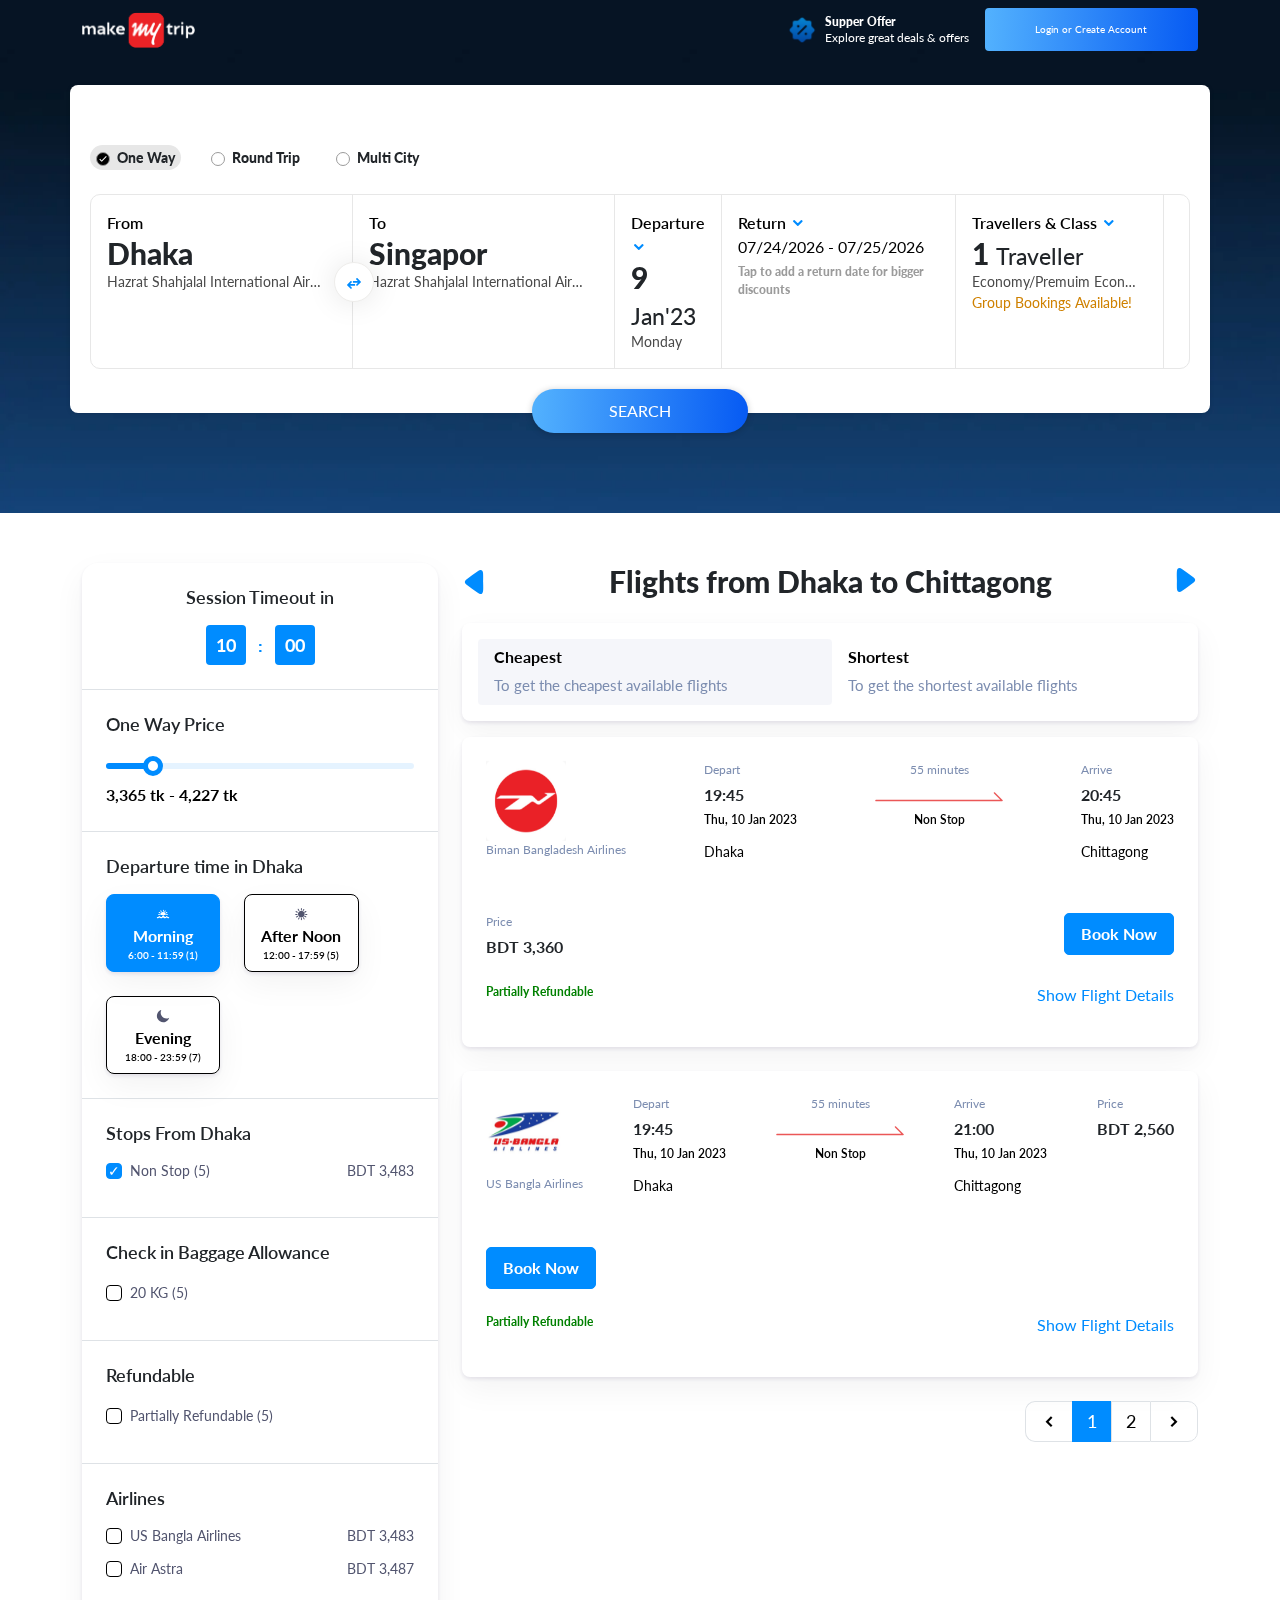
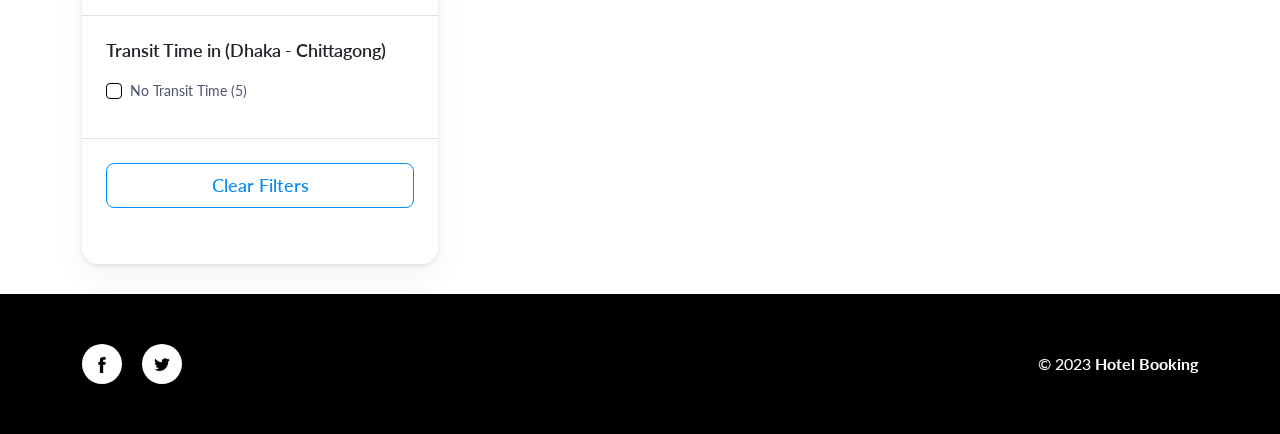
<file: search-result.html>
<!DOCTYPE html>
<html lang="en">
<head>
    <meta charset="UTF-8">
    
    <!-- responsive tag -->
    <meta http-equiv="X-UA-Compatible" content="IE=edge">
    <meta name="viewport" content="width=device-width, initial-scale=1.0">
    
    <!-- Fav Icon -->
    <link rel="icon" type="image/png" href="images/logo/image-logo.png">
    <title>Flight Search</title>

    <!-- Inject:css -->
    <link rel="stylesheet" type="text/css" href="./assets/css/bootstrap.min.css">
    <link rel="stylesheet" type="text/css" href="./assets/css/icofonts/icofont.min.css">
    <link rel="stylesheet" type="text/css" href="./assets/css/owl-carousel/owl.carousel.min.css">
    <link rel="stylesheet" type="text/css" href="assets/css/fancybox.min.css">
    <link rel="stylesheet" type="text/css" href="assets/css/daterangepicker.css">
    <link rel="stylesheet" type="text/css" href="assets/css/nice-select.css">
    <link rel="stylesheet" type="text/css" href="assets/css/animate.min.css">
    <link rel="stylesheet" type="text/css" href="./assets/css/style.css"> <!-- Template Stylesheet -->
    <link rel="stylesheet" type="text/css" href="./assets/css/responsive.css">

    <!--[if lt IE 9]>
    <script src="https://oss.maxcdn.com/html5shiv/3.7.2/html5shiv.min.js"></script>
    <script src="https://oss.maxcdn.com/respond/1.4.2/respond.min.js"></script>
    <![endif]-->

</head>
<body>

    <!-- Header -->

    <header class="trv-header">
        <div class="trv-toolbar">
            <div class="container">
                <div class="row align-items-center g-1">
                    <div class="col-sm-4">
                        <div class="logo">
                            <a href="./index.html"><img src="./assets/images/logo.png" alt="Booking"></a>
                        </div>
                    </div>
                    <div class="col-sm-8">
                        <div class="toolbar-right">
                            <div class="offer d-flex align-items-center">
                                <img src="./assets/images/icons/discount.png" alt="Offer Discount">
                                <div class="content">
                                    <p><b>Supper Offer</b></p>
                                    <p>Explore great deals & offers</p>
                                </div>
                            </div>
                            <a href="#" class="login-btn">Login or Create Account</a>
                        </div>
                    </div>
                </div>
            </div>
        </div>
        <div class="header-wpr">
            <div class="container">
                <div class="main-header-container">
                    <div class="logo">
                        <a href="#"><img src="./assets/images/header-logo.png" alt="Booking"></a>
                    </div>
                    <ul class="nav main-nav">
                        <li class="nav-item">
                            <a href="#" class="nav-link active">
                                <i class="icofont-ui-flight"></i>
                                <p>Flights</p>
                            </a>
                        </li>
                        <li class="nav-item">
                            <a href="#" class="nav-link">
                                <i class="icofont-5-star-hotel"></i>
                                <p>Hotels</p>
                            </a>
                        </li>
                        <li class="nav-item">
                            <a href="#" class="nav-link">
                                <i class="icofont-ticket"></i>
                                <p>Visa</p>
                            </a>
                        </li>
                    </ul>
                    <div class="toolbar-right">
                        <a href="#" class="login-btn">Login or Create Account</a>
                    </div>
                </div>
            </div>
        </div>
    </header>

    <main class="trv-main-content">
        <!-- Banner -->
        <div class="trv-banner">
            <div class="container">
                <div class="row">
                    <div class="booking-filter-wpr">
                        <div class="filter-container">
                            <div class="flights-filter-content filter-content">
                                <div class="filter-types">
                                    <div class="single-type">
                                        <label for="one-way">
                                            <input type="radio" name="flight" id="one-way" checked>
                                            One Way
                                        </label>
                                    </div>
                                    <div class="single-type">
                                        <label for="round-way">
                                            <input type="radio" name="flight" id="round-way">
                                            Round Trip
                                        </label>
                                    </div>
                                    <div class="single-type">
                                        <label for="multi-way">
                                            <input type="radio" name="flight" id="multi-way">
                                            Multi City
                                        </label>
                                    </div>
                                </div>
                                <div class="filter-options">
                                    <div class="single-option">
                                        <p class="option-label">From</p>
                                        <div class="option-select-wrapper airport-select">
                                            <div class="option-select-btn">
                                                <h2>Dhaka</h2>
                                                <p>Hazrat Shahjalal International Airport</p>
                                            </div>
                                            <div class="option-select-content">
                                                <div class="search">
                                                    <i class="icofont-search"></i>
                                                    <input spellcheck="false" type="text" placeholder="From">
                                                </div>
                                                <ul class="filter-options-list"></ul>
                                            </div>
                                        </div>
                                    </div>
                                    <div class="single-option">
                                        <div class="toggle-airport"><i class="icofont-exchange"></i></div>
                                        <p class="option-label">To</p>
                                        <div class="option-select-wrapper airport-select">
                                            <div class="option-select-btn">
                                                <h2>Singapor</h2>
                                                <p>Hazrat Shahjalal International Airport</p>
                                            </div>
                                            <div class="option-select-content">
                                                <div class="search">
                                                    <i class="icofont-search"></i>
                                                    <input spellcheck="false" type="text" placeholder="From">
                                                </div>
                                                <ul class="filter-options-list"></ul>
                                            </div>
                                        </div>
                                    </div>
                                    <div class="single-option">
                                        <p class="option-label">Departure <i class="icofont-rounded-down"></i></p>
                                        <div class="option-select-wrapper">
                                            <div class="option-select-btn">
                                                <h2>9 <sub>Jan'23</sub></h2>
                                                <p>Monday</p>
                                            </div>
                                        </div>
                                    </div>
                                    <div class="single-option">
                                        <p class="option-label">Return <i class="icofont-rounded-down"></i></p>
                                        <div class="option-select-wrapper">
                                            <div class="option-select-btn">
                                                <label for="date" class="visually-hidden"></label>
                                                <input type="text" name="datetimes" id="date">
                                                <!-- <h2>9 <sub>Jan'23</sub></h2>
                                                <p>Monday</p> -->
                                                <p class="return-info">Tap to add a return date for bigger discounts</p>
                                            </div>
                                        </div>
                                    </div>
                                    <div class="single-option">
                                        <p class="option-label">Travellers & Class <i class="icofont-rounded-down"></i></p>
                                        <div class="option-select-wrapper">
                                            <div class="option-select-btn">
                                                <h2>1 <sub>Traveller</sub></h2>
                                                <p>Economy/Premuim Econimy</p>
                                                <p class="info">Group Bookings Available!</p>
                                            </div>
                                            <div class="travel-options">
                                                <div class="single-travel-option">
                                                    <p>ADULTS (12y +)</p>
                                                    <ul>
                                                        <li><input type="radio" name="adult" id="a1" checked><label for="a1">1</label></li>
                                                        <li><input type="radio" name="adult" id="a2"><label for="a2">2</label></li>
                                                        <li><input type="radio" name="adult" id="a3"><label for="a3">3</label></li>
                                                        <li><input type="radio" name="adult" id="a4"><label for="a4">4</label></li>
                                                        <li><input type="radio" name="adult" id="a5"><label for="a5">5</label></li>
                                                        <li><input type="radio" name="adult" id="a6"><label for="a6">6</label></li>
                                                        <li><input type="radio" name="adult" id="a7"><label for="a7">7</label></li>
                                                        <li><input type="radio" name="adult" id="a8"><label for="a8">8</label></li>
                                                        <li><input type="radio" name="adult" id="a9"><label for="a9">9</label></li>
                                                        <li><input type="radio" name="adult" id="a9+"><label for="a9+">>9</label></li>
                                                    </ul>
                                                </div>
                                                <div class="row">
                                                    <div class="col-6">
                                                        <div class="single-travel-option">
                                                            <p>CHILDREN (2y - 12y )</p>
                                                            <ul>
                                                                <li><input type="radio" name="child" id="c1" checked><label for="c1">1</label></li>
                                                                <li><input type="radio" name="child" id="c2"><label for="c2">2</label></li>
                                                                <li><input type="radio" name="child" id="c3"><label for="c3">3</label></li>
                                                                <li><input type="radio" name="child" id="c4"><label for="c4">4</label></li>
                                                                <li><input type="radio" name="child" id="c5"><label for="c5">5</label></li>
                                                                <li><input type="radio" name="child" id="c6"><label for="c6">6</label></li>
                                                                <li><input type="radio" name="child" id="c6+"><label for="c6+">>9</label></li>
                                                            </ul>
                                                        </div>
                                                    </div>
                                                    <div class="col-6">
                                                        <div class="single-travel-option">
                                                            <p>INFANTS (below 2y)</p>
                                                            <ul>
                                                                <li><input type="radio" name="infant" id="i1" checked><label for="i1">1</label></li>
                                                                <li><input type="radio" name="infant" id="i2"><label for="i2">2</label></li>
                                                                <li><input type="radio" name="infant" id="i3"><label for="i3">3</label></li>
                                                                <li><input type="radio" name="infant" id="i4"><label for="i4">4</label></li>
                                                                <li><input type="radio" name="infant" id="i5"><label for="i5">5</label></li>
                                                                <li><input type="radio" name="infant" id="i6"><label for="i6">6</label></li>
                                                                <li><input type="radio" name="infant" id="i6+"><label for="i6+">>9</label></li>
                                                            </ul>
                                                        </div>
                                                    </div>
                                                </div>
                                                <div class="single-travel-option">
                                                    <p>CHOOSE TRAVEL CLASS</p>
                                                    <ul class="ticket-cls">
                                                        <li><input type="radio" name="ticket-class" id="eco" checked><label for="eco">Economy/Premium Economy</label></li>
                                                        <li><input type="radio" name="ticket-class" id="pre-eco"><label for="pre-eco">Premium Economy</label></li>
                                                        <li><input type="radio" name="ticket-class" id="business"><label for="business">Business</label></li>
                                                    </ul>
                                                </div>
                                                <div class="text-end">
                                                    <button class="opts-apply">Apply</button>
                                                </div>
                                            </div>
                                        </div>
                                    </div>
                                </div>
                                <div class="text-center">
                                    <button class="filter-submit">Search</button>
                                </div>
                            </div>
                        </div>
                    </div>
                </div>
            </div>
        </div>

        <!-- Flights List -->
        <div class="trv-filter-result-wpr">
            <div class="container">
                <div class="row g-4">
                    <div class="col-4">
                        <div class="sidebar-filter-widget">
                            <div class="filter-item text-center">
                                <h6 class="filter-name">Session Timeout in</h6>
                                <div class="session-time">
                                    <p id="countdown"><span>10</span> : <span>00</span></p>
                                </div>
                            </div>
                            <div class="filter-item price-filter">
                                <h6 class="filter-name">One Way Price</h6>
                                <div class="price-range">
                                    <div class="range-field">
                                        <div class="position-relative">
                                            <input type="range" min="3365" max="10000" value="4227" step="1">
                                            <span class="range-bg"></span>
                                        </div>
                                        <div class="range-value">
                                            <span class="value left">3,365 tk - </span>
                                            <span class="value right">4,227 tk</span>
                                        </div>
                                    </div>
                                </div>
                            </div>
                            <div class="filter-item">
                                <h6 class="filter-name">Departure time in Dhaka</h6>
                                <div class="row g-4">
                                    <div class="col-5">
                                        <div class="departure-time">
                                            <input type="radio" name="dept-time" id="morning" checked>
                                            <label for="morning">
                                                <i class="icofont-sun-rise"></i>
                                                <p><b>Morning</b></p>
                                                <p class="time">6:00 - 11:59 (1)</p>
                                            </label>
                                        </div>
                                    </div>
                                    <div class="col-5">
                                        <div class="departure-time">
                                            <input type="radio" name="dept-time" id="noon">
                                            <label for="noon">
                                                <i class="icofont-sun-alt"></i>
                                                <p><b>After Noon</b></p>
                                                <p class="time">12:00 - 17:59 (5)</p>
                                            </label>
                                        </div>
                                    </div>
                                    <div class="col-5">
                                        <div class="departure-time">
                                            <input type="radio" name="dept-time" id="night">
                                            <label for="night">
                                                <i class="icofont-moon"></i>
                                                <p><b>Evening</b></p>
                                                <p class="time">18:00 - 23:59 (7)</p>
                                            </label>
                                        </div>
                                    </div>
                                </div>
                            </div>
                            <div class="filter-item">
                                <h6 class="filter-name">Stops From Dhaka</h6>
                                <div class="filter-input">
                                    <div class="valued-opt">
                                        <label for="stopis-1">
                                            <input type="checkbox" name="t-time" id="stopis-1" checked>
                                            Non Stop (5)
                                        </label>
                                        <p>BDT 3,483</p>
                                    </div>
                                </div>
                            </div>
                            <div class="filter-item">
                                <h6 class="filter-name">Check in Baggage Allowance</h6>
                                <div class="filter-input">
                                    <label for="bag-weight-1">
                                        <input type="checkbox" name="t-time" id="bag-weight-1">
                                        20 KG (5)
                                    </label>
                                </div>
                            </div>
                            <div class="filter-item">
                                <h6 class="filter-name">Refundable</h6>
                                <div class="filter-input">
                                    <label for="refund-1">
                                        <input type="checkbox" name="t-time" id="refund-1">
                                        Partially Refundable (5)
                                    </label>
                                </div>
                            </div>
                            <div class="filter-item">
                                <h6 class="filter-name">Airlines</h6>
                                <div>
                                    <div class="valued-opt filter-input">
                                        <label for="air-1">
                                            <input type="checkbox" name="t-time" id="air-1">
                                            US Bangla Airlines
                                        </label>
                                        <p>BDT 3,483</p>
                                    </div>
                                    <div class="valued-opt filter-input">
                                        <label for="air-2">
                                            <input type="checkbox" name="t-time" id="air-2">
                                            Air Astra
                                        </label>
                                        <p>BDT 3,487</p>
                                    </div>
                                </div>
                            </div>
                            <div class="filter-item">
                                <h6 class="filter-name">Transit Time in (Dhaka - Chittagong)</h6>
                                <div class="filter-input">
                                    <label for="tt-1">
                                        <input type="checkbox" name="t-time" id="tt-1">
                                        No Transit Time (5)
                                    </label>
                                </div>
                            </div>
                            <div class="p-4">
                                <button class="clr-filter-btn">Clear Filters</button>
                            </div>
                        </div>
                    </div>
                    <div class="col-8">
                        <div class="flight-list-wpr">
                            <div class="route-name">
                                <div class="prev-day position-relative">
                                    <i class="icofont-ui-play"></i>
                                    <span>Search for previous day flights</span>
                                </div>
                                <h2>Flights from Dhaka to Chittagong</h2>
                                <div class="next-day position-relative">
                                    <i class="icofont-ui-play"></i>
                                    <span>Search for previous day flights</span>
                                </div>
                            </div>
                            <ul class="nav flight-category" id="flightTab" role="tablist">
                                <li class="nav-item" role="presentation">
                                    <a class="nav-link active" id="cheap-tab" data-bs-toggle="tab" href="#cheap" role="tab" aria-controls="cheap" aria-selected="true">
                                        <h6>Cheapest</h6>
                                        <p>To get the cheapest available flights</p>
                                    </a>
                                </li>
                                <li class="nav-item" role="presentation">
                                    <a class="nav-link" id="short-tab" data-bs-toggle="tab" href="#short" role="tab" aria-controls="short" aria-selected="true">
                                        <h6>Shortest</h6>
                                        <p>To get the shortest available flights</p>
                                    </a>
                                </li>
                            </ul>
                            <div class="flights-container">
                                <div class="tab-content" id="flightTabContent">
                                    <div class="tab-pane fade show active" id="cheap" role="tabpanel" aria-labelledby="cheap-tab">
                                        <div class="flight-list">
                                            <div class="single-flight">
                                                <div class="flight-details">
                                                    <div>
                                                        <img src="./assets/images/services/BG.png" alt="Biman BD" class="air-img">
                                                        <p class="tag">Biman Bangladesh Airlines</p>
                                                    </div>
                                                    <div>
                                                        <p class="tag">Depart</p>
                                                        <b>19:45</b>
                                                        <p class="date">Thu, 10 Jan 2023</p>
                                                        <p class="location">Dhaka</p>
                                                    </div>
                                                    <div class="text-center">
                                                        <p class="tag">55 minutes</p>
                                                        <img src="./assets/images/icons/non-stop-shape.png" alt="Non stop">
                                                        <p class="flight-type">Non Stop</p>
                                                    </div>
                                                    <div>
                                                        <p class="tag">Arrive</p>
                                                        <b>20:45</b>
                                                        <p class="date">Thu, 10 Jan 2023</p>
                                                        <p class="location">Chittagong</p>
                                                    </div>
                                                    <div>
                                                        <p class="tag">Price</p>
                                                        <b>BDT 3,360</b>
                                                    </div>
                                                    <div>
                                                        <a href="./booking.html" class="book-btn">Book Now</a>
                                                    </div>
                                                </div>
                                                <div class="flight-meta-info">
                                                    <p class="refund-info">Partially Refundable</p>
                                                    <p class="info-toggle">Show Flight Details</p>
                                                </div>
                                                <div class="flight-info-details">
                                                    <ul class="nav flight-info-links" id="flight-info-Tab" role="tablist">
                                                        <li class="nav-item" role="presentation">
                                                            <a class="nav-link active" id="flight-des-tab" data-bs-toggle="tab" href="#flight-des" role="tab" aria-controls="cheap" aria-selected="true">Flight Details</a>
                                                        </li>
                                                        <li class="nav-item" role="presentation">
                                                            <a class="nav-link" id="fare-sum-tab" data-bs-toggle="tab" href="#fare-sum" role="tab" aria-controls="fare-sum" aria-selected="true">Fare Summary</a>
                                                        </li>
                                                        <li class="nav-item" role="presentation">
                                                            <a class="nav-link" id="fare-rule-tab" data-bs-toggle="tab" href="#fare-rule" role="tab" aria-controls="fare-rule" aria-selected="true">Fare Rules</a>
                                                        </li>
                                                    </ul>
                                                    <div class="tab-content" id="flightinfoTabContent">
                                                        <div class="tab-pane fade show active" id="flight-des" role="tabpanel" aria-labelledby="flight-des-tab">
                                                            <div class="flight-info-content">
                                                                <div class="content-head">
                                                                    <h5>Dhaka to Chittagong, 10 Jan 2023</h5>
                                                                </div>
                                                                <div class="content-body p-3">
                                                                    <div class="fare-info-wpr">
                                                                        <img src="./assets/images/services/BG.png" alt="Biman BD">
                                                                        <div class="fare-info">
                                                                            <h6>Biman Bangladesh Airlines <span>BG | 617</span></h6>
                                                                            <div>
                                                                                <p>Aircraft : DHC8 Dash 8</p>
                                                                                <p>Operated by : BG</p>
                                                                                <p>Economy (G)</p>
                                                                                <p>Available seats: 9</p>
                                                                            </div>
                                                                        </div>
                                                                    </div>
                                                                    <div class="flight-details">
                                                                        <div>
                                                                            <b>19:45</b>
                                                                            <p class="date">Thu, 10 Jan 2023 <b>(DAC)</b></p>
                                                                            <p>Terminal</p>
                                                                            <p class="terminal-name">Hazrat Shahjalal International Airport</p>
                                                                            <p>Dhaka,Bangladesh</p>
                                                                        </div>
                                                                        <div class="text-center">
                                                                            <p class="tag">55 minutes</p>
                                                                            <img src="./assets/images/icons/dash.png" alt="Non stop">
                                                                        </div>
                                                                        <div>
                                                                            <b>20:45</b>
                                                                            <p class="date">Thu, 10 Jan 2023 <b>(CGP)</b></p>
                                                                            <p>Terminal</p>
                                                                            <p class="terminal-name">Patenga</p>
                                                                            <p>Chittagong,Bangladesh</p>
                                                                        </div>
                                                                        <div>
                                                                            <b>Baggage</b>
                                                                            <p>Adult</p>
                                                                        </div>
                                                                        <div>
                                                                            <b>Check In</b>
                                                                            <p>20 kg(s)</p>
                                                                        </div>
                                                                        <div>
                                                                            <b>Cabin</b>
                                                                            <p>7 kg(s)</p>
                                                                        </div>
                                                                    </div>
                                                                </div>
                                                            </div>
                                                        </div>
                                                        <div class="tab-pane fade" id="fare-sum" role="tabpanel" aria-labelledby="fare-sum-tab">
                                                            <div class="flight-info-content">
                                                                <div class="content-head">
                                                                    <h5>Dhaka to Chittagong</h5>
                                                                </div>
                                                                <div class="content-body p-3">
                                                                    <div class="fare-sum-table">
                                                                        <table class="table table-bordered mb-0">
                                                                            <thead>
                                                                                <tr>
                                                                                    <th>Fare Summary</th>
                                                                                    <th>Base Fare</th>
                                                                                    <th>Taxes + Fees</th>
                                                                                    <th>Per Passenger</th>
                                                                                    <th>Total</th>
                                                                                </tr>
                                                                            </thead>
                                                                            <tbody>
                                                                                <tr>
                                                                                    <td>Adult</td>
                                                                                    <td>BDT 2,640</td>
                                                                                    <td>BDT 725</td>
                                                                                    <td>BDT (3,365 x 1)</td>
                                                                                    <td>BDT 3,365</td>
                                                                                </tr>
                                                                            </tbody>
                                                                            <tfoot>
                                                                                <tr>
                                                                                    <td><b>Total (1 Traveler)</b></td>
                                                                                    <td></td>
                                                                                    <td></td>
                                                                                    <td></td>
                                                                                    <td><b>BDT 3,365</b></td>
                                                                                </tr>
                                                                            </tfoot>
                                                                        </table>
                                                                    </div>
                                                                </div>
                                                            </div>
                                                        </div>
                                                        <div class="tab-pane fade" id="fare-rule" role="tabpanel" aria-labelledby="fare-rule-tab">
                                                            <div class="flight-info-content">
                                                                <div class="content-head">
                                                                    <h5>Fare breakdown</h5>
                                                                </div>
                                                                <div class="content-body p-3">
                                                                    <div class="fare-rules-table">
                                                                        <table class="table table-bordered mb-0">
                                                                            <thead>
                                                                                <tr>
                                                                                    <th>
                                                                                        <b>Cancellation</b>
                                                                                        <p>(From Scheduled flight departure)</p>
                                                                                    </th>
                                                                                    <th>
                                                                                        <b>Amount/Value</b>
                                                                                        <p>(Per passenger)</p>
                                                                                    </th>
                                                                                </tr>
                                                                            </thead>
                                                                            <tbody>
                                                                                <tr>
                                                                                    <td>Maximum penalty amount</td>
                                                                                    <td>Adult : <b>BDT 2,000</b></td>
                                                                                </tr>
                                                                            </tbody>
                                                                        </table>
                                                                    </div>
                                                                    <div class="callout-block mb-3">
                                                                        <p><b>*Note For Date Change:</b> Service Fees, Fare difference and Tax difference will be additionally applied on top of penalty amount which is nonrefundable in any circumstances.</p>
                                                                    </div>
                                                                    <div class="fare-rules-table">
                                                                        <table class="table table-bordered mb-0">
                                                                            <thead>
                                                                                <tr>
                                                                                    <th>
                                                                                        <b>Date Change</b>
                                                                                        <p>(From Scheduled flight departure)</p>
                                                                                    </th>
                                                                                    <th>
                                                                                        <b>Amount/Value</b>
                                                                                        <p>(Per passenger)</p>
                                                                                    </th>
                                                                                </tr>
                                                                            </thead>
                                                                            <tbody>
                                                                                <tr>
                                                                                    <td>Maximum penalty amount</td>
                                                                                    <td>Adult : <b>BDT 1,500</b></td>
                                                                                </tr>
                                                                            </tbody>
                                                                        </table>
                                                                    </div>
                                                                    <div class="callout-block">
                                                                        <p><b>*Note For Date Change:</b> Service Fees, Fare difference and Tax difference will be additionally applied on top of penalty amount which is nonrefundable in any circumstances.</p>
                                                                    </div>
                                                                </div>
                                                            </div>
                                                            <div class="callout-block">
                                                                <p><b>*Important:</b> The airline fees are continuously changing. Flight Expert doesn’t certify the fees/price shown above. The mentioned fees are for prediction of easiness of our customer. You can change the date only by choosing the same airline on a different date. Users have to pay the fare difference of RBD or classes between booked and latest booking, if there is any.</p>
                                                            </div>
                                                        </div>
                                                    </div>
                                                </div>
                                            </div>
                                            <div class="single-flight">
                                                <div class="flight-details">
                                                    <div>
                                                        <img src="./assets/images/services/US.png" alt="Biman BD" class="air-img">
                                                        <p class="tag">US Bangla Airlines</p>
                                                    </div>
                                                    <div>
                                                        <p class="tag">Depart</p>
                                                        <b>19:45</b>
                                                        <p class="date">Thu, 10 Jan 2023</p>
                                                        <p class="location">Dhaka</p>
                                                    </div>
                                                    <div class="text-center">
                                                        <p class="tag">55 minutes</p>
                                                        <img src="./assets/images/icons/non-stop-shape.png" alt="Non stop">
                                                        <p class="flight-type">Non Stop</p>
                                                    </div>
                                                    <div>
                                                        <p class="tag">Arrive</p>
                                                        <b>21:00</b>
                                                        <p class="date">Thu, 10 Jan 2023</p>
                                                        <p class="location">Chittagong</p>
                                                    </div>
                                                    <div>
                                                        <p class="tag">Price</p>
                                                        <b>BDT 2,560</b>
                                                    </div>
                                                    <div>
                                                        <a href="./booking.html" class="book-btn">Book Now</a>
                                                    </div>
                                                </div>
                                                <div class="flight-meta-info">
                                                    <p class="refund-info">Partially Refundable</p>
                                                    <p class="info-toggle">Show Flight Details</p>
                                                </div>
                                                <div class="flight-info-details">
                                                    <ul class="nav flight-info-links" id="flight-info-Tab" role="tablist">
                                                        <li class="nav-item" role="presentation">
                                                            <a class="nav-link active" id="flight-des-tab" data-bs-toggle="tab" href="#flight-des" role="tab" aria-controls="cheap" aria-selected="true">Flight Details</a>
                                                        </li>
                                                        <li class="nav-item" role="presentation">
                                                            <a class="nav-link" id="fare-sum-tab" data-bs-toggle="tab" href="#fare-sum" role="tab" aria-controls="fare-sum" aria-selected="true">Fare Summary</a>
                                                        </li>
                                                        <li class="nav-item" role="presentation">
                                                            <a class="nav-link" id="fare-rule-tab" data-bs-toggle="tab" href="#fare-rule" role="tab" aria-controls="fare-rule" aria-selected="true">Fare Rules</a>
                                                        </li>
                                                    </ul>
                                                    <div class="tab-content" id="flightinfoTabContent">
                                                        <div class="tab-pane fade show active" id="flight-des" role="tabpanel" aria-labelledby="flight-des-tab">
                                                            <div class="flight-info-content">
                                                                <div class="content-head">
                                                                    <h5>Dhaka to Chittagong, 10 Jan 2023</h5>
                                                                </div>
                                                                <div class="content-body p-3">
                                                                    <div class="fare-info-wpr">
                                                                        <img src="./assets/images/services/US.png" alt="US Bangla">
                                                                        <div class="fare-info">
                                                                            <h6>US BANGLA Airlines <span>US | 517</span></h6>
                                                                            <div>
                                                                                <p>Aircraft : DHC8 Dash 8</p>
                                                                                <p>Operated by : BG</p>
                                                                                <p>Economy (G)</p>
                                                                                <p>Available seats: 9</p>
                                                                            </div>
                                                                        </div>
                                                                    </div>
                                                                    <div class="flight-details">
                                                                        <div>
                                                                            <b>19:45</b>
                                                                            <p class="date">Thu, 10 Jan 2023 <b>(DAC)</b></p>
                                                                            <p>Terminal</p>
                                                                            <p class="terminal-name">Hazrat Shahjalal International Airport</p>
                                                                            <p>Dhaka,Bangladesh</p>
                                                                        </div>
                                                                        <div class="text-center">
                                                                            <p class="tag">55 minutes</p>
                                                                            <img src="./assets/images/icons/dash.png" alt="Non stop">
                                                                        </div>
                                                                        <div>
                                                                            <b>21:00</b>
                                                                            <p class="date">Thu, 10 Jan 2023 <b>(CGP)</b></p>
                                                                            <p>Terminal</p>
                                                                            <p class="terminal-name">Patenga</p>
                                                                            <p>Chittagong,Bangladesh</p>
                                                                        </div>
                                                                        <div>
                                                                            <b>Baggage</b>
                                                                            <p>Adult</p>
                                                                        </div>
                                                                        <div>
                                                                            <b>Check In</b>
                                                                            <p>20 kg(s)</p>
                                                                        </div>
                                                                        <div>
                                                                            <b>Cabin</b>
                                                                            <p>7 kg(s)</p>
                                                                        </div>
                                                                    </div>
                                                                </div>
                                                            </div>
                                                        </div>
                                                        <div class="tab-pane fade" id="fare-sum" role="tabpanel" aria-labelledby="fare-sum-tab">
                                                            <div class="flight-info-content">
                                                                <div class="content-head">
                                                                    <h5>Dhaka to Chittagong</h5>
                                                                </div>
                                                                <div class="content-body p-3">
                                                                    <div class="fare-sum-table">
                                                                        <table class="table table-bordered mb-0">
                                                                            <thead>
                                                                                <tr>
                                                                                    <th>Fare Summary</th>
                                                                                    <th>Base Fare</th>
                                                                                    <th>Taxes + Fees</th>
                                                                                    <th>Per Passenger</th>
                                                                                    <th>Total</th>
                                                                                </tr>
                                                                            </thead>
                                                                            <tbody>
                                                                                <tr>
                                                                                    <td>Adult</td>
                                                                                    <td>BDT 2,640</td>
                                                                                    <td>BDT 725</td>
                                                                                    <td>BDT (3,365 x 1)</td>
                                                                                    <td>BDT 3,365</td>
                                                                                </tr>
                                                                            </tbody>
                                                                            <tfoot>
                                                                                <tr>
                                                                                    <td><b>Total (1 Traveler)</b></td>
                                                                                    <td></td>
                                                                                    <td></td>
                                                                                    <td></td>
                                                                                    <td><b>BDT 3,365</b></td>
                                                                                </tr>
                                                                            </tfoot>
                                                                        </table>
                                                                    </div>
                                                                </div>
                                                            </div>
                                                        </div>
                                                        <div class="tab-pane fade" id="fare-rule" role="tabpanel" aria-labelledby="fare-rule-tab">
                                                            <div class="flight-info-content">
                                                                <div class="content-head">
                                                                    <h5>Fare breakdown</h5>
                                                                </div>
                                                                <div class="content-body p-3">
                                                                    <div class="fare-rules-table">
                                                                        <table class="table table-bordered mb-0">
                                                                            <thead>
                                                                                <tr>
                                                                                    <th>
                                                                                        <b>Cancellation</b>
                                                                                        <p>(From Scheduled flight departure)</p>
                                                                                    </th>
                                                                                    <th>
                                                                                        <b>Amount/Value</b>
                                                                                        <p>(Per passenger)</p>
                                                                                    </th>
                                                                                </tr>
                                                                            </thead>
                                                                            <tbody>
                                                                                <tr>
                                                                                    <td>Maximum penalty amount</td>
                                                                                    <td>Adult : <b>BDT 2,000</b></td>
                                                                                </tr>
                                                                            </tbody>
                                                                        </table>
                                                                    </div>
                                                                    <div class="callout-block mb-3">
                                                                        <p><b>*Note For Date Change:</b> Service Fees, Fare difference and Tax difference will be additionally applied on top of penalty amount which is nonrefundable in any circumstances.</p>
                                                                    </div>
                                                                    <div class="fare-rules-table">
                                                                        <table class="table table-bordered mb-0">
                                                                            <thead>
                                                                                <tr>
                                                                                    <th>
                                                                                        <b>Date Change</b>
                                                                                        <p>(From Scheduled flight departure)</p>
                                                                                    </th>
                                                                                    <th>
                                                                                        <b>Amount/Value</b>
                                                                                        <p>(Per passenger)</p>
                                                                                    </th>
                                                                                </tr>
                                                                            </thead>
                                                                            <tbody>
                                                                                <tr>
                                                                                    <td>Maximum penalty amount</td>
                                                                                    <td>Adult : <b>BDT 1,500</b></td>
                                                                                </tr>
                                                                            </tbody>
                                                                        </table>
                                                                    </div>
                                                                    <div class="callout-block">
                                                                        <p><b>*Note For Date Change:</b> Service Fees, Fare difference and Tax difference will be additionally applied on top of penalty amount which is nonrefundable in any circumstances.</p>
                                                                    </div>
                                                                </div>
                                                            </div>
                                                            <div class="callout-block">
                                                                <p><b>*Important:</b> The airline fees are continuously changing. Flight Expert doesn’t certify the fees/price shown above. The mentioned fees are for prediction of easiness of our customer. You can change the date only by choosing the same airline on a different date. Users have to pay the fare difference of RBD or classes between booked and latest booking, if there is any.</p>
                                                            </div>
                                                        </div>
                                                    </div>
                                                </div>
                                            </div>
                                        </div>
                                    </div>
                                    <div class="tab-pane fade" id="short" role="tabpanel" aria-labelledby="short-tab">
                                        <div class="flight-list">
                                            <div class="single-flight">
                                                <div class="flight-details">
                                                    <div>
                                                        <img src="./assets/images/services/2A.png" alt="Air Astra" class="air-img">
                                                        <p class="tag">Air Astra</p>
                                                    </div>
                                                    <div>
                                                        <p class="tag">Depart</p>
                                                        <b>19:45</b>
                                                        <p class="date">Thu, 10 Jan 2023</p>
                                                        <p class="location">Dhaka</p>
                                                    </div>
                                                    <div class="text-center">
                                                        <p class="tag">30 minutes</p>
                                                        <img src="./assets/images/icons/non-stop-shape.png" alt="Non stop">
                                                        <p class="flight-type">Non Stop</p>
                                                    </div>
                                                    <div>
                                                        <p class="tag">Arrive</p>
                                                        <b>20:45</b>
                                                        <p class="date">Thu, 10 Jan 2023</p>
                                                        <p class="location">Chittagong</p>
                                                    </div>
                                                    <div>
                                                        <p class="tag">Price</p>
                                                        <b>BDT 5,550</b>
                                                    </div>
                                                    <div>
                                                        <a href="./booking.html" class="book-btn">Book Now</a>
                                                    </div>
                                                </div>
                                                <div class="flight-meta-info">
                                                    <p class="refund-info">Partially Refundable</p>
                                                    <p class="info-toggle">Show Flight Details</p>
                                                </div>
                                                <div class="flight-info-details">
                                                    <ul class="nav flight-info-links" id="flight-info-Tab" role="tablist">
                                                        <li class="nav-item" role="presentation">
                                                            <a class="nav-link active" id="flight-des-tab" data-bs-toggle="tab" href="#flight-des" role="tab" aria-controls="cheap" aria-selected="true">Flight Details</a>
                                                        </li>
                                                        <li class="nav-item" role="presentation">
                                                            <a class="nav-link" id="fare-sum-tab" data-bs-toggle="tab" href="#fare-sum" role="tab" aria-controls="fare-sum" aria-selected="true">Fare Summary</a>
                                                        </li>
                                                        <li class="nav-item" role="presentation">
                                                            <a class="nav-link" id="fare-rule-tab" data-bs-toggle="tab" href="#fare-rule" role="tab" aria-controls="fare-rule" aria-selected="true">Fare Rules</a>
                                                        </li>
                                                    </ul>
                                                    <div class="tab-content" id="flightinfoTabContent">
                                                        <div class="tab-pane fade show active" id="flight-des" role="tabpanel" aria-labelledby="flight-des-tab">
                                                            <div class="flight-info-content">
                                                                <div class="content-head">
                                                                    <h5>Dhaka to Chittagong, 10 Jan 2023</h5>
                                                                </div>
                                                                <div class="content-body p-3">
                                                                    <div class="fare-info-wpr">
                                                                        <img src="./assets/images/services/2A.png" alt="Air Astra">
                                                                        <div class="fare-info">
                                                                            <h6>AIR ASTRA <span>AA | 617</span></h6>
                                                                            <div>
                                                                                <p>Aircraft : DHC8 Dash 8</p>
                                                                                <p>Operated by : BG</p>
                                                                                <p>Economy (G)</p>
                                                                                <p>Available seats: 9</p>
                                                                            </div>
                                                                        </div>
                                                                    </div>
                                                                    <div class="flight-details">
                                                                        <div>
                                                                            <b>19:45</b>
                                                                            <p class="date">Thu, 10 Jan 2023 <b>(DAC)</b></p>
                                                                            <p>Terminal</p>
                                                                            <p class="terminal-name">Hazrat Shahjalal International Airport</p>
                                                                            <p>Dhaka,Bangladesh</p>
                                                                        </div>
                                                                        <div class="text-center">
                                                                            <p class="tag">55 minutes</p>
                                                                            <img src="./assets/images/icons/dash.png" alt="Non stop">
                                                                        </div>
                                                                        <div>
                                                                            <b>20:45</b>
                                                                            <p class="date">Thu, 10 Jan 2023 <b>(CGP)</b></p>
                                                                            <p>Terminal</p>
                                                                            <p class="terminal-name">Patenga</p>
                                                                            <p>Chittagong,Bangladesh</p>
                                                                        </div>
                                                                        <div>
                                                                            <b>Baggage</b>
                                                                            <p>Adult</p>
                                                                        </div>
                                                                        <div>
                                                                            <b>Check In</b>
                                                                            <p>20 kg(s)</p>
                                                                        </div>
                                                                        <div>
                                                                            <b>Cabin</b>
                                                                            <p>7 kg(s)</p>
                                                                        </div>
                                                                    </div>
                                                                </div>
                                                            </div>
                                                        </div>
                                                        <div class="tab-pane fade" id="fare-sum" role="tabpanel" aria-labelledby="fare-sum-tab">
                                                            <div class="flight-info-content">
                                                                <div class="content-head">
                                                                    <h5>Dhaka to Chittagong</h5>
                                                                </div>
                                                                <div class="content-body p-3">
                                                                    <div class="fare-sum-table">
                                                                        <table class="table table-bordered mb-0">
                                                                            <thead>
                                                                                <tr>
                                                                                    <th>Fare Summary</th>
                                                                                    <th>Base Fare</th>
                                                                                    <th>Taxes + Fees</th>
                                                                                    <th>Per Passenger</th>
                                                                                    <th>Total</th>
                                                                                </tr>
                                                                            </thead>
                                                                            <tbody>
                                                                                <tr>
                                                                                    <td>Adult</td>
                                                                                    <td>BDT 2,640</td>
                                                                                    <td>BDT 725</td>
                                                                                    <td>BDT (3,365 x 1)</td>
                                                                                    <td>BDT 3,365</td>
                                                                                </tr>
                                                                            </tbody>
                                                                            <tfoot>
                                                                                <tr>
                                                                                    <td><b>Total (1 Traveler)</b></td>
                                                                                    <td></td>
                                                                                    <td></td>
                                                                                    <td></td>
                                                                                    <td><b>BDT 3,365</b></td>
                                                                                </tr>
                                                                            </tfoot>
                                                                        </table>
                                                                    </div>
                                                                </div>
                                                            </div>
                                                        </div>
                                                        <div class="tab-pane fade" id="fare-rule" role="tabpanel" aria-labelledby="fare-rule-tab">
                                                            <div class="flight-info-content">
                                                                <div class="content-head">
                                                                    <h5>Fare breakdown</h5>
                                                                </div>
                                                                <div class="content-body p-3">
                                                                    <div class="fare-rules-table">
                                                                        <table class="table table-bordered mb-0">
                                                                            <thead>
                                                                                <tr>
                                                                                    <th>
                                                                                        <b>Cancellation</b>
                                                                                        <p>(From Scheduled flight departure)</p>
                                                                                    </th>
                                                                                    <th>
                                                                                        <b>Amount/Value</b>
                                                                                        <p>(Per passenger)</p>
                                                                                    </th>
                                                                                </tr>
                                                                            </thead>
                                                                            <tbody>
                                                                                <tr>
                                                                                    <td>Maximum penalty amount</td>
                                                                                    <td>Adult : <b>BDT 2,000</b></td>
                                                                                </tr>
                                                                            </tbody>
                                                                        </table>
                                                                    </div>
                                                                    <div class="callout-block mb-3">
                                                                        <p><b>*Note For Date Change:</b> Service Fees, Fare difference and Tax difference will be additionally applied on top of penalty amount which is nonrefundable in any circumstances.</p>
                                                                    </div>
                                                                    <div class="fare-rules-table">
                                                                        <table class="table table-bordered mb-0">
                                                                            <thead>
                                                                                <tr>
                                                                                    <th>
                                                                                        <b>Date Change</b>
                                                                                        <p>(From Scheduled flight departure)</p>
                                                                                    </th>
                                                                                    <th>
                                                                                        <b>Amount/Value</b>
                                                                                        <p>(Per passenger)</p>
                                                                                    </th>
                                                                                </tr>
                                                                            </thead>
                                                                            <tbody>
                                                                                <tr>
                                                                                    <td>Maximum penalty amount</td>
                                                                                    <td>Adult : <b>BDT 1,500</b></td>
                                                                                </tr>
                                                                            </tbody>
                                                                        </table>
                                                                    </div>
                                                                    <div class="callout-block">
                                                                        <p><b>*Note For Date Change:</b> Service Fees, Fare difference and Tax difference will be additionally applied on top of penalty amount which is nonrefundable in any circumstances.</p>
                                                                    </div>
                                                                </div>
                                                            </div>
                                                            <div class="callout-block">
                                                                <p><b>*Important:</b> The airline fees are continuously changing. Flight Expert doesn’t certify the fees/price shown above. The mentioned fees are for prediction of easiness of our customer. You can change the date only by choosing the same airline on a different date. Users have to pay the fare difference of RBD or classes between booked and latest booking, if there is any.</p>
                                                            </div>
                                                        </div>
                                                    </div>
                                                </div>
                                            </div>
                                            <div class="single-flight">
                                                <div class="flight-details">
                                                    <div>
                                                        <img src="./assets/images/services/NA.png" alt="Novo Air" class="air-img">
                                                        <p class="tag">NovoAir</p>
                                                    </div>
                                                    <div>
                                                        <p class="tag">Depart</p>
                                                        <b>19:45</b>
                                                        <p class="date">Thu, 10 Jan 2023</p>
                                                        <p class="location">Dhaka</p>
                                                    </div>
                                                    <div class="text-center">
                                                        <p class="tag">30 minutes</p>
                                                        <img src="./assets/images/icons/non-stop-shape.png" alt="Non stop">
                                                        <p class="flight-type">Non Stop</p>
                                                    </div>
                                                    <div>
                                                        <p class="tag">Arrive</p>
                                                        <b>20:45</b>
                                                        <p class="date">Thu, 10 Jan 2023</p>
                                                        <p class="location">Chittagong</p>
                                                    </div>
                                                    <div>
                                                        <p class="tag">Price</p>
                                                        <b>BDT 5,000</b>
                                                    </div>
                                                    <div>
                                                        <a href="./booking.html" class="book-btn">Book Now</a>
                                                    </div>
                                                </div>
                                                <div class="flight-meta-info">
                                                    <p class="refund-info">Partially Refundable</p>
                                                    <p class="info-toggle">Show Flight Details</p>
                                                </div>
                                                <div class="flight-info-details">
                                                    <ul class="nav flight-info-links" id="flight-info-Tab" role="tablist">
                                                        <li class="nav-item" role="presentation">
                                                            <a class="nav-link active" id="flight-des-tab" data-bs-toggle="tab" href="#flight-des" role="tab" aria-controls="cheap" aria-selected="true">Flight Details</a>
                                                        </li>
                                                        <li class="nav-item" role="presentation">
                                                            <a class="nav-link" id="fare-sum-tab" data-bs-toggle="tab" href="#fare-sum" role="tab" aria-controls="fare-sum" aria-selected="true">Fare Summary</a>
                                                        </li>
                                                        <li class="nav-item" role="presentation">
                                                            <a class="nav-link" id="fare-rule-tab" data-bs-toggle="tab" href="#fare-rule" role="tab" aria-controls="fare-rule" aria-selected="true">Fare Rules</a>
                                                        </li>
                                                    </ul>
                                                    <div class="tab-content" id="flightinfoTabContent">
                                                        <div class="tab-pane fade show active" id="flight-des" role="tabpanel" aria-labelledby="flight-des-tab">
                                                            <div class="flight-info-content">
                                                                <div class="content-head">
                                                                    <h5>Dhaka to Chittagong, 10 Jan 2023</h5>
                                                                </div>
                                                                <div class="content-body p-3">
                                                                    <div class="fare-info-wpr">
                                                                        <img src="./assets/images/services/NA.png" alt="Nova Air">
                                                                        <div class="fare-info">
                                                                            <h6>NOVO AIR <span>NA | 617</span></h6>
                                                                            <div>
                                                                                <p>Aircraft : DHC8 Dash 8</p>
                                                                                <p>Operated by : BG</p>
                                                                                <p>Economy (G)</p>
                                                                                <p>Available seats: 9</p>
                                                                            </div>
                                                                        </div>
                                                                    </div>
                                                                    <div class="flight-details">
                                                                        <div>
                                                                            <b>19:45</b>
                                                                            <p class="date">Thu, 10 Jan 2023 <b>(DAC)</b></p>
                                                                            <p>Terminal</p>
                                                                            <p class="terminal-name">Hazrat Shahjalal International Airport</p>
                                                                            <p>Dhaka,Bangladesh</p>
                                                                        </div>
                                                                        <div class="text-center">
                                                                            <p class="tag">55 minutes</p>
                                                                            <img src="./assets/images/icons/dash.png" alt="Non stop">
                                                                        </div>
                                                                        <div>
                                                                            <b>20:45</b>
                                                                            <p class="date">Thu, 10 Jan 2023 <b>(CGP)</b></p>
                                                                            <p>Terminal</p>
                                                                            <p class="terminal-name">Patenga</p>
                                                                            <p>Chittagong,Bangladesh</p>
                                                                        </div>
                                                                        <div>
                                                                            <b>Baggage</b>
                                                                            <p>Adult</p>
                                                                        </div>
                                                                        <div>
                                                                            <b>Check In</b>
                                                                            <p>20 kg(s)</p>
                                                                        </div>
                                                                        <div>
                                                                            <b>Cabin</b>
                                                                            <p>7 kg(s)</p>
                                                                        </div>
                                                                    </div>
                                                                </div>
                                                            </div>
                                                        </div>
                                                        <div class="tab-pane fade" id="fare-sum" role="tabpanel" aria-labelledby="fare-sum-tab">
                                                            <div class="flight-info-content">
                                                                <div class="content-head">
                                                                    <h5>Dhaka to Chittagong</h5>
                                                                </div>
                                                                <div class="content-body p-3">
                                                                    <div class="fare-sum-table">
                                                                        <table class="table table-bordered mb-0">
                                                                            <thead>
                                                                                <tr>
                                                                                    <th>Fare Summary</th>
                                                                                    <th>Base Fare</th>
                                                                                    <th>Taxes + Fees</th>
                                                                                    <th>Per Passenger</th>
                                                                                    <th>Total</th>
                                                                                </tr>
                                                                            </thead>
                                                                            <tbody>
                                                                                <tr>
                                                                                    <td>Adult</td>
                                                                                    <td>BDT 2,640</td>
                                                                                    <td>BDT 725</td>
                                                                                    <td>BDT (3,365 x 1)</td>
                                                                                    <td>BDT 3,365</td>
                                                                                </tr>
                                                                            </tbody>
                                                                            <tfoot>
                                                                                <tr>
                                                                                    <td><b>Total (1 Traveler)</b></td>
                                                                                    <td></td>
                                                                                    <td></td>
                                                                                    <td></td>
                                                                                    <td><b>BDT 3,365</b></td>
                                                                                </tr>
                                                                            </tfoot>
                                                                        </table>
                                                                    </div>
                                                                </div>
                                                            </div>
                                                        </div>
                                                        <div class="tab-pane fade" id="fare-rule" role="tabpanel" aria-labelledby="fare-rule-tab">
                                                            <div class="flight-info-content">
                                                                <div class="content-head">
                                                                    <h5>Fare breakdown</h5>
                                                                </div>
                                                                <div class="content-body p-3">
                                                                    <div class="fare-rules-table">
                                                                        <table class="table table-bordered mb-0">
                                                                            <thead>
                                                                                <tr>
                                                                                    <th>
                                                                                        <b>Cancellation</b>
                                                                                        <p>(From Scheduled flight departure)</p>
                                                                                    </th>
                                                                                    <th>
                                                                                        <b>Amount/Value</b>
                                                                                        <p>(Per passenger)</p>
                                                                                    </th>
                                                                                </tr>
                                                                            </thead>
                                                                            <tbody>
                                                                                <tr>
                                                                                    <td>Maximum penalty amount</td>
                                                                                    <td>Adult : <b>BDT 2,000</b></td>
                                                                                </tr>
                                                                            </tbody>
                                                                        </table>
                                                                    </div>
                                                                    <div class="callout-block mb-3">
                                                                        <p><b>*Note For Date Change:</b> Service Fees, Fare difference and Tax difference will be additionally applied on top of penalty amount which is nonrefundable in any circumstances.</p>
                                                                    </div>
                                                                    <div class="fare-rules-table">
                                                                        <table class="table table-bordered mb-0">
                                                                            <thead>
                                                                                <tr>
                                                                                    <th>
                                                                                        <b>Date Change</b>
                                                                                        <p>(From Scheduled flight departure)</p>
                                                                                    </th>
                                                                                    <th>
                                                                                        <b>Amount/Value</b>
                                                                                        <p>(Per passenger)</p>
                                                                                    </th>
                                                                                </tr>
                                                                            </thead>
                                                                            <tbody>
                                                                                <tr>
                                                                                    <td>Maximum penalty amount</td>
                                                                                    <td>Adult : <b>BDT 1,500</b></td>
                                                                                </tr>
                                                                            </tbody>
                                                                        </table>
                                                                    </div>
                                                                    <div class="callout-block">
                                                                        <p><b>*Note For Date Change:</b> Service Fees, Fare difference and Tax difference will be additionally applied on top of penalty amount which is nonrefundable in any circumstances.</p>
                                                                    </div>
                                                                </div>
                                                            </div>
                                                            <div class="callout-block">
                                                                <p><b>*Important:</b> The airline fees are continuously changing. Flight Expert doesn’t certify the fees/price shown above. The mentioned fees are for prediction of easiness of our customer. You can change the date only by choosing the same airline on a different date. Users have to pay the fare difference of RBD or classes between booked and latest booking, if there is any.</p>
                                                            </div>
                                                        </div>
                                                    </div>
                                                </div>
                                            </div>
                                        </div>
                                    </div>
                                </div>
                            </div>
                            <div class="trv-pagination">
                                <a href="#" class="pagination-item"><i class="icofont-simple-left"></i></a>
                                <a href="#" class="pagination-item active">1</a>
                                <a href="#" class="pagination-item">2</a>
                                <a href="#" class="pagination-item"><i class="icofont-simple-right"></i></a>
                            </div>
                        </div>
                    </div>
                </div>
            </div>
        </div>

    </main>

    <!-- Footer -->
    <footer class="footer">
        <div class="container">
            <div class="row align-items-center">
                <div class="col-6">
                    <div class="social-links">
                        <a href="#" aria-label="facebook" target="_blank"><i class="icofont-facebook"></i></a>
                        <a href="#" aria-label="twitter" target="_blank"><i class="icofont-twitter"></i></a>
                    </div>
                </div>
                <div class="col-6">
                    <div class="copyright">
                        <p>&copy; 2023 <b>Hotel Booking</b></p>
                    </div>
                </div>
            </div>
        </div> 
    </footer>

    <!-- Js files -->
    <script src="./assets/js/modernizr-3.5.0.min.js"></script>

    <script src="./assets/js/jquery.min.js"></script>
    <script src="./assets/js/bootstrap.min.js"></script>
    <script src="./assets/js/owl.carousel.min.js"></script>
    <script src="./assets/js/fancybox.min.js"></script>
    <script src="./assets/js/jquery.waypoints.min.js"></script>
    <script src="./assets/js/jquery.counterup.min.js"></script>
    <script src="./assets/js/wow.min.js"></script>
    <script src="./assets/js/moment-with-locales.min.js"></script>
    <script src="./assets/js/daterangepicker.js"></script>
    <script src="./assets/js/jquery.nice-select.min.js"></script>
    <script src="./assets/js/custom-dropdown.js"></script>
    <script src="./assets/js/main.js"></script>

</body>
</html>
</file>
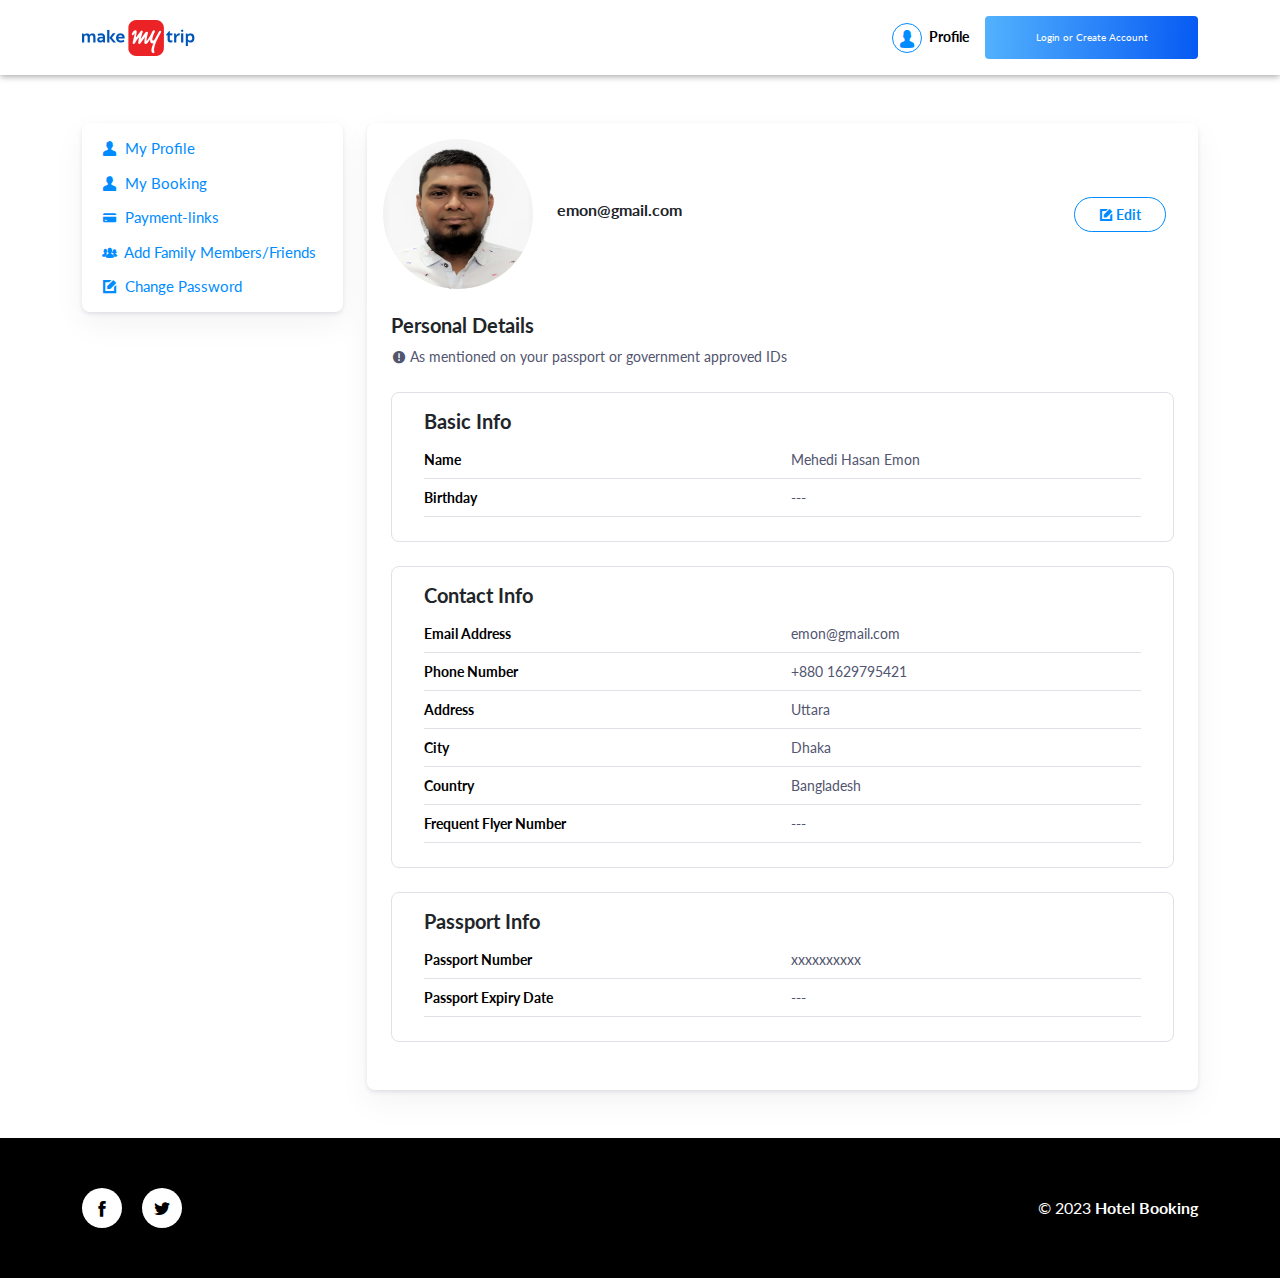
<file: user-dashboard.html>
<!DOCTYPE html>
<html lang="en">
<head>
    <meta charset="UTF-8">
    
    <!-- responsive tag -->
    <meta http-equiv="X-UA-Compatible" content="IE=edge">
    <meta name="viewport" content="width=device-width, initial-scale=1.0">
    
    <!-- Fav Icon -->
    <link rel="icon" type="image/png" href="images/logo/image-logo.png">
    <title>Profile</title>

    <!-- Inject:css -->
    <link rel="stylesheet" type="text/css" href="./assets/css/bootstrap.min.css">
    <link rel="stylesheet" type="text/css" href="./assets/css/icofonts/icofont.min.css">
    <link rel="stylesheet" type="text/css" href="./assets/css/owl-carousel/owl.carousel.min.css">
    <link rel="stylesheet" type="text/css" href="assets/css/fancybox.min.css">
    <link rel="stylesheet" type="text/css" href="assets/css/daterangepicker.css">
    <link rel="stylesheet" type="text/css" href="assets/css/datepicker.min.css">
    <link rel="stylesheet" type="text/css" href="assets/css/nice-select.css">
    <link rel="stylesheet" type="text/css" href="assets/css/inTelInput.css">
    <link rel="stylesheet" type="text/css" href="assets/css/animate.min.css">
    <link rel="stylesheet" type="text/css" href="./assets/css/style.css"> <!-- Template Stylesheet -->
    <link rel="stylesheet" type="text/css" href="./assets/css/responsive.css">

    <!--[if lt IE 9]>
    <script src="https://oss.maxcdn.com/html5shiv/3.7.2/html5shiv.min.js"></script>
    <script src="https://oss.maxcdn.com/respond/1.4.2/respond.min.js"></script>
    <![endif]-->

</head>
<body>

    <!-- Header -->

    <header class="trv-header header-2 header-static">
        <div class="header-wpr">
            <div class="container">
                <div class="main-header-container">
                    <div class="logo">
                        <a href="./index.html"><img src="./assets/images/header-logo.png" alt="Booking"></a>
                    </div>
                    <div class="toolbar-right">
                        <a href="#" class="profile-link"><i class="icofont-user-alt-4"></i> Profile</a>
                        <a href="#" class="login-btn">Login or Create Account</a>
                    </div>
                </div>
            </div>
        </div>
    </header>

    <main class="trv-main-content">
        
        <!-- Booking Review -->
        <div class="trv-user-dashboard py-5">
            <div class="container">
                <div class="row g-4">
                    <div class="col-lg-3">
                        <div class="sidebar-widget">
                            <ul class="user-menu">
                                <li class="active"><a href="#"><i class="icofont-user-male"></i> My Profile</a></li>
                                <li><a href="./booking-dashboard.html"><i class="icofont-user-male"></i> My Booking</a></li>
                                <li><a href="./payment.html"><i class="icofont-credit-card"></i> Payment-links</a></li>
                                <li><a href="./add-member.html"><i class="icofont-users-alt-5"></i> Add Family Members/Friends</a></li>
                                <li><a href="./password-change.html"><i class="icofont-edit"></i> Change Password</a></li>
                            </ul>
                        </div>
                    </div>
                    <div class="col-lg-9">
                        <div class="user-info-dashboard">
                            <div class="info-heading">
                                <div class="user-id">
                                    <img src="./assets/images/emon.png" alt="User">
                                    <h6>emon@gmail.com</h6>
                                </div>
                                <button class="edit-user"><i class="icofont-edit"></i> Edit</button>
                            </div>
                            <div class="info-detail">
                                <h5>Personal Details</h5>
                                <p class="alert p-0"><i class="icofont-exclamation-circle"></i> As mentioned on your passport or government approved IDs</p>
                                <div class="info-card">
                                    <h5>Basic Info</h5>
                                    <ul class="info-list">
                                        <li><p class="type">Name</p><p class="content">Mehedi Hasan Emon</p></li>
                                        <li><p class="type">Birthday</p><p class="content">---</p></li>
                                    </ul>
                                </div>
                                <div class="info-card">
                                    <h5>Contact Info</h5>
                                    <ul class="info-list">
                                        <li><p class="type">Email Address</p><p class="content">emon@gmail.com</p></li>
                                        <li><p class="type">Phone Number</p><p class="content">+880 1629795421</p></li>
                                        <li><p class="type">Address</p><p class="content">Uttara</p></li>
                                        <li><p class="type">City</p><p class="content">Dhaka</p></li>
                                        <li><p class="type">Country</p><p class="content">Bangladesh</p></li>
                                        <li><p class="type">Frequent Flyer Number</p><p class="content">---</p></li>
                                    </ul>
                                </div>
                                <div class="info-card">
                                    <h5>Passport Info</h5>
                                    <ul class="info-list">
                                        <li><p class="type">Passport Number</p><p class="content">xxxxxxxxxx</p></li>
                                    <li><p class="type">Passport Expiry Date</p><p class="content">---</p></li>
                                    </ul>
                                </div>
                            </div>
                        </div>
                    </div>
                </div>
            </div>
        </div>

    </main>

    <!-- Footer -->
    <footer class="footer">
        <div class="container">
            <div class="row align-items-center">
                <div class="col-sm-6">
                    <div class="social-links">
                        <a href="#" aria-label="facebook" target="_blank"><i class="icofont-facebook"></i></a>
                        <a href="#" aria-label="twitter" target="_blank"><i class="icofont-twitter"></i></a>
                    </div>
                </div>
                <div class="col-sm-6">
                    <div class="copyright">
                        <p>&copy; 2023 <b>Hotel Booking</b></p>
                    </div>
                </div>
            </div>
        </div> 
    </footer>

    <!-- Sign Modal -->
    <div class="sign-modal-wpr">
        <div class="sign-in-content modal-content">
            <div class="modal-head">
                <h4 class="mb-0">Sign In</h4>
                <span class="modal-close"><i class="icofont-close-line"></i></span>
            </div>
            <div class="modal-body">
                <form class="info-form">
                    <fieldset class="input-grp">
                        <label for="email" class="required">Email Address</label>
                        <div class="inputWithIcon">
                            <input type="email" placeholder="Enter Email Address" id="email">
                            <i class="icofont-envelope"></i>
                        </div>
                    </fieldset>
                    <fieldset class="input-grp">
                        <label for="password" class="required">Password</label>
                        <div class="inputWithIcon">
                            <input type="password" placeholder="Enter Password" id="password">
                            <i class="icofont-ui-lock"></i>
                            <div class="pass-input">
                                <i class="icofont-eye-blocked"></i>
                            </div>
                        </div>
                    </fieldset>
                    <div class="remember-pass">
                        <label for="terms"><input type="checkbox" id="terms"> Remember me</label>
                        <a href="#">Forget Password</a>
                    </div>
                    <button class="trv-btn sign-btn">Sign In</button>
                </form>
                <img src="./assets/images/icons/sign-with.png" alt="Sign With" class="w-100">
                <div class="social-login">
                    <a href="#" class="social-link" target="_blank" aria-label="facebook">
                        <img src="./assets/images/icons/facebook.png" alt="Facebbok">
                        <p>Facebook</p>
                    </a>
                    <a href="#" class="social-link" target="_blank" aria-label="google">
                        <img src="./assets/images/icons/google.png" alt="Google">
                        <p>Google</p>
                    </a>
                </div>
                <p class="new-acc">Don't have a Flight Expert Account yet? <a href="#" class="sign-up-link">Create an Account</a></p>
            </div>
        </div>
        <div class="sign-up-content modal-content">
            <div class="modal-head">
                <h4 class="mb-0">Sign Up</h4>
                <span class="modal-close"><i class="icofont-close-line"></i></span>
            </div>
            <div class="modal-body">
                <form class="info-form">
                    <div class="row">
                        <div class="col-sm-6">
                            <fieldset class="input-grp">
                                <label for="f-name" class="required">First Name</label>
                                <div class="inputWithIcon">
                                    <input type="text" placeholder="Enter First Name" id="f-name">
                                    <i class="icofont-envelope"></i>
                                </div>
                            </fieldset>
                        </div>
                        <div class="col-sm-6">
                            <fieldset class="input-grp">
                                <label for="l-name" class="required">Last Name</label>
                                <div class="inputWithIcon">
                                    <input type="text" placeholder="Enter Last Name" id="l-name">
                                    <i class="icofont-envelope"></i>
                                </div>
                            </fieldset>
                        </div>
                        <div class="col-sm-6">
                            <fieldset class="input-grp">
                                <label for="sign-email" class="required">Email Address</label>
                                <div class="inputWithIcon">
                                    <input type="email" placeholder="Enter Email Address" id="sign-email">
                                    <i class="icofont-envelope"></i>
                                </div>
                            </fieldset>
                        </div>
                        <div class="col-sm-6">
                            <fieldset class="input-grp">
                                <label for="phone-2" class="required">Contact Number</label>
                                <input name="phone" type="text" placeholder="" id="phone-2" class="phone">
                            </fieldset>
                        </div>
                        <div class="col-sm-6">
                            <fieldset class="input-grp">
                                <label for="pass" class="required">Password</label>
                                <div class="inputWithIcon">
                                    <input type="password" placeholder="Enter Password" id="pass">
                                    <i class="icofont-ui-lock"></i>
                                    <div class="pass-input">
                                        <i class="icofont-eye-blocked"></i>
                                    </div>
                                </div>
                            </fieldset>
                        </div>
                        <div class="col-sm-6">
                            <fieldset class="input-grp">
                                <label for="re-password" class="required">Password</label>
                                <div class="inputWithIcon">
                                    <input type="password" placeholder="Enter Confirm Password" id="re-password">
                                    <i class="icofont-ui-lock"></i>
                                    <div class="pass-input">
                                        <i class="icofont-eye-blocked"></i>
                                    </div>
                                </div>
                            </fieldset>
                        </div>
                    </div>
                    <button class="trv-btn sign-btn">Sign Up</button>
                </form>
                <p class="new-acc">Already have an account? <a href="#" class="sign-in-link">Login</a></p>
            </div>
        </div>
    </div>

    <!-- Js files -->
    <script src="./assets/js/modernizr-3.5.0.min.js"></script>

    <script src="./assets/js/jquery.min.js"></script>
    <script src="./assets/js/bootstrap.min.js"></script>
    <script src="./assets/js/owl.carousel.min.js"></script>
    <script src="./assets/js/fancybox.min.js"></script>
    <script src="./assets/js/jquery.waypoints.min.js"></script>
    <script src="./assets/js/jquery.counterup.min.js"></script>
    <script src="./assets/js/wow.min.js"></script>
    <script src="./assets/js/moment-with-locales.min.js"></script>
    <script src="./assets/js/daterangepicker.js"></script>
    <script src="./assets/js/datepicker.min.js"></script>
    <script src="./assets/js/jquery.nice-select.min.js"></script>
    <script src="./assets/js/inTelInput.min.js"></script>
    <script src="./assets/js/custom-dropdown.js"></script>
    <script src="./assets/js/main.js"></script>

</body>
</html>
</file>
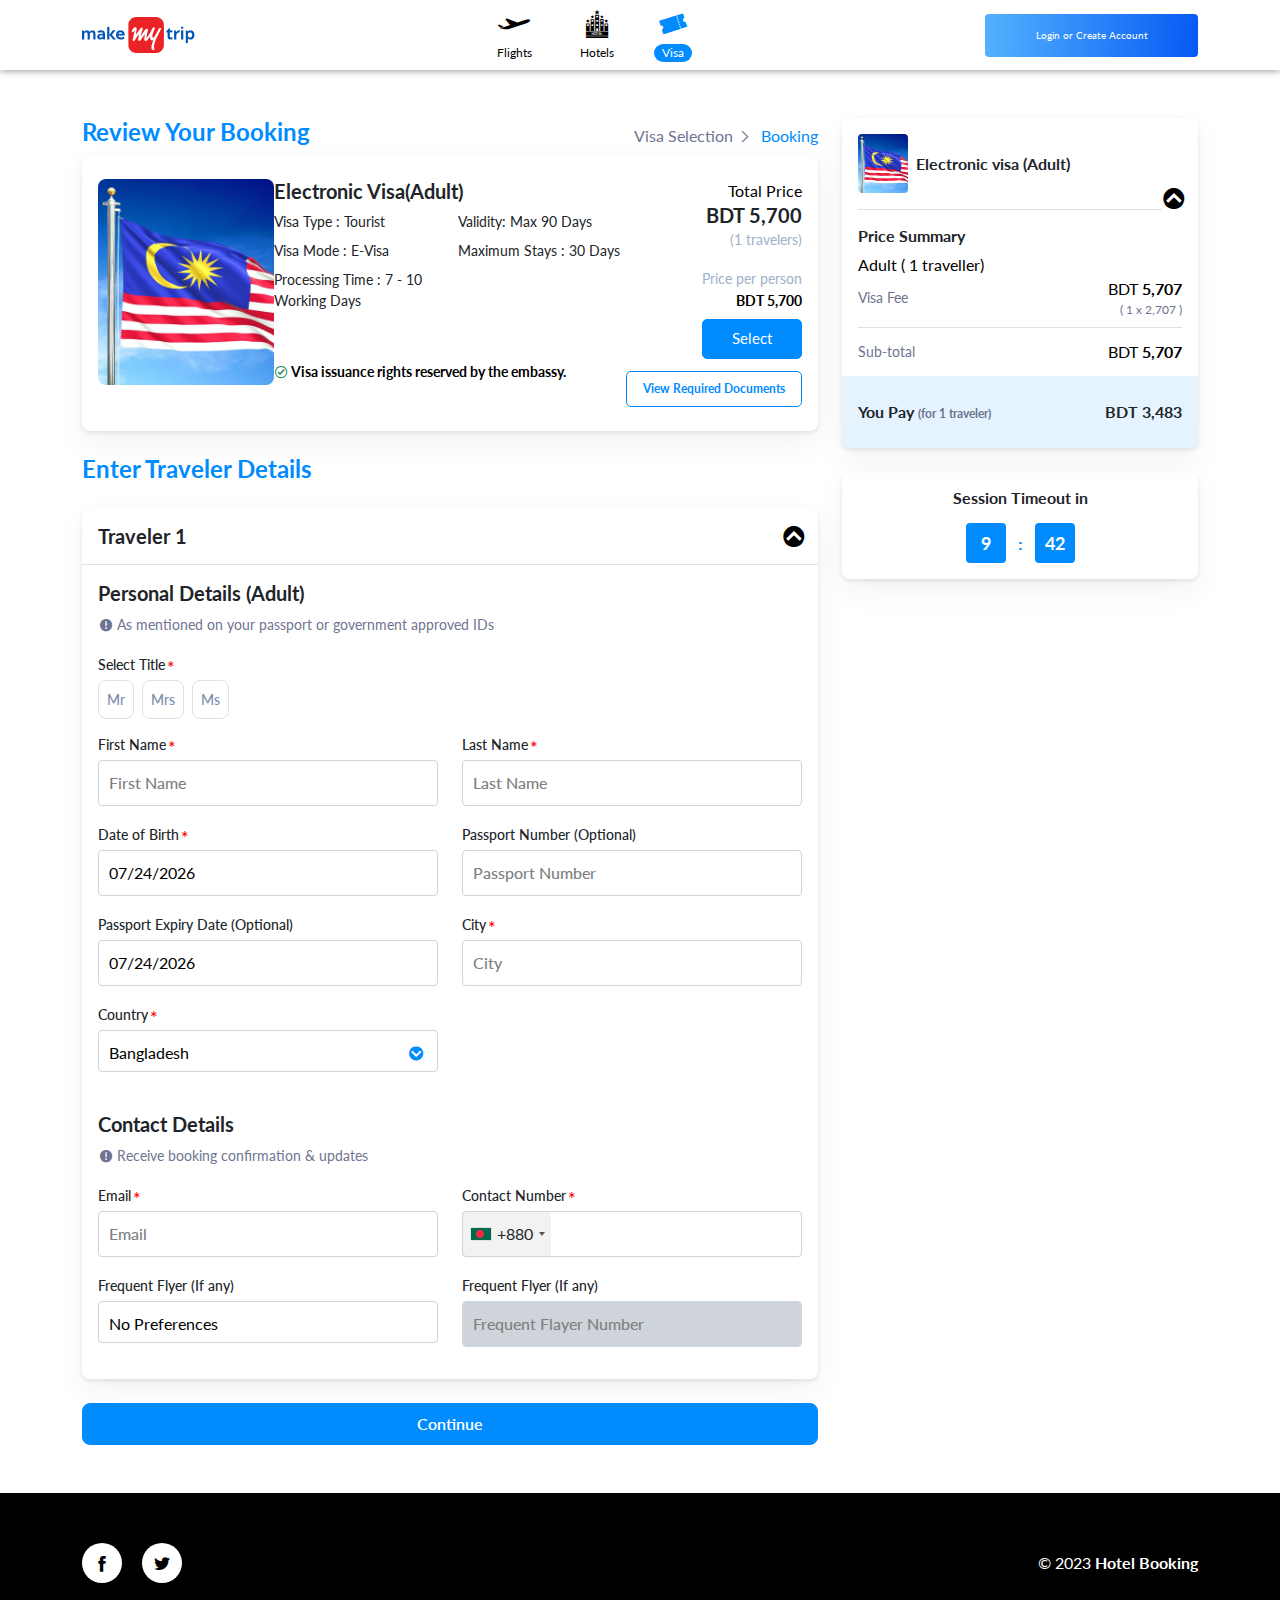
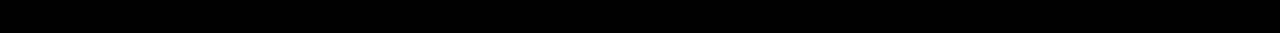
<file: visa-booking.html>
<!DOCTYPE html>
<html lang="en">
<head>
    <meta charset="UTF-8">
    
    <!-- responsive tag -->
    <meta http-equiv="X-UA-Compatible" content="IE=edge">
    <meta name="viewport" content="width=device-width, initial-scale=1.0">
    
    <!-- Fav Icon -->
    <link rel="icon" type="image/png" href="images/logo/image-logo.png">
    <title>Visa Booking</title>

    <!-- Inject:css -->
    <link rel="stylesheet" type="text/css" href="./assets/css/bootstrap.min.css">
    <link rel="stylesheet" type="text/css" href="./assets/css/icofonts/icofont.min.css">
    <link rel="stylesheet" type="text/css" href="./assets/css/owl-carousel/owl.carousel.min.css">
    <link rel="stylesheet" type="text/css" href="assets/css/fancybox.min.css">
    <link rel="stylesheet" type="text/css" href="assets/css/daterangepicker.css">
    <link rel="stylesheet" type="text/css" href="assets/css/datepicker.min.css">
    <link rel="stylesheet" type="text/css" href="assets/css/nice-select.css">
    <link rel="stylesheet" type="text/css" href="assets/css/inTelInput.css">
    <link rel="stylesheet" type="text/css" href="assets/css/animate.min.css">
    <link rel="stylesheet" type="text/css" href="./assets/css/style.css"> <!-- Template Stylesheet -->
    <link rel="stylesheet" type="text/css" href="./assets/css/responsive.css">

    <!--[if lt IE 9]>
    <script src="https://oss.maxcdn.com/html5shiv/3.7.2/html5shiv.min.js"></script>
    <script src="https://oss.maxcdn.com/respond/1.4.2/respond.min.js"></script>
    <![endif]-->

</head>
<body>

    <!-- Header -->

    <header class="trv-header header-static">
        <div class="header-wpr">
            <div class="container">
                <div class="main-header-container">
                    <div class="logo">
                        <a href="./index.html"><img src="./assets/images/header-logo.png" alt="Booking"></a>
                    </div>
                    <ul class="nav main-nav">
                        <li class="nav-item">
                            <a href="./flight-result.html" class="nav-link">
                                <i class="icofont-ui-flight"></i>
                                <p>Flights</p>
                            </a>
                        </li>
                        <li class="nav-item">
                            <a href="./hotel-result.html" class="nav-link">
                                <i class="icofont-5-star-hotel"></i>
                                <p>Hotels</p>
                            </a>
                        </li>
                        <li class="nav-item">
                            <a href="./visa-result.html" class="nav-link active">
                                <i class="icofont-ticket"></i>
                                <p>Visa</p>
                            </a>
                        </li>
                    </ul>
                    <div class="toolbar-right">
                        <a href="#" class="login-btn">Login or Create Account</a>
                    </div>
                </div>
            </div>
        </div>
    </header>

    <main class="trv-main-content">
        
        <!-- Booking Review -->
        <div class="trv-booking-review-wpr py-5">
            <div class="container">
                <div class="row g-4">
                    <div class="col-lg-8">
                        <div class="booking-review-content">
                            <div class="sec-title d-flex justify-content-between align-items-center">
                                <h4>Review Your Booking</h4>
                                <div class="trv-breadcrumb">
                                    <a href="./visa-result.html">Visa Selection</a>
                                    <a href="#" class="active">Booking</a>
                                </div>
                            </div>
                            <div class="single-visa">
                                <div class="row g-3 g-xl-0">
                                    <div class="col-sm-3">
                                        <img src="./assets/images/trip/MY.png" alt="Malaysia">
                                    </div>
                                    <div class="col-sm-9 col-xl-6">
                                        <div class="visa-details">
                                            <h5>Electronic Visa(Adult)</h5>
                                            <ul class="visa-meta-info">
                                                <li>Visa Type : Tourist</li>
                                                <li>Visa Mode : E-Visa</li>
                                                <li>Processing Time : 7 - 10 Working Days</li>
                                                <li>Validity: Max 90 Days</li>
                                                <li>Maximum Stays : 30 Days</li>
                                            </ul>
                                            <p class="note"><i class="icofont-check-circled text-success"></i> Visa issuance rights reserved by the embassy.</p>
                                        </div>
                                    </div>
                                    <div class="col-12 col-xl-3">
                                        <div class="visa-pricing">
                                            <div class="visa-fees text-xl-end">
                                                <div class="total-fee">
                                                    <p>Total Price</p>
                                                    <h5 class="mb-0">BDT 5,700</h5>
                                                    <span>(1 travelers)</span>
                                                </div>
                                                <div class="person-fee">
                                                    <span>Price per person</span>
                                                    <p>BDT 5,700</p>
                                                </div>
                                                <a href="./visa-booking.html" class="trv-btn select-btn">Select</a>
                                            </div>
                                            <button class="require-info-toggle">View Required Documents</button>
                                        </div>
                                    </div>
                                </div>
                                <div class="visa-requirement-details">
                                    <h5>Required Documents for Electronic Visa (Adult)</h5>
                                    <div class="requirement-list-wpr">
                                        <ul class="requirement-list">
                                            <li>Passport: a. Minimum 6 month’s validity required b. At least 2 Blank pages required c. Old passport required (if any)</li>
                                            <li>Photo: Two recent passport size photographs with white background (Matt Paper) and without border (Size: 3.5 cm x 5.0 cm). Please do not staple the photographs to the Application Form. Please note, photograph should not be more than 3 months old and should not be used in any of the previous visas.</li>
                                            <li>3 Financial Support: Personal Bank and company’s bank statement for last six months mentioning the Bank’s name, Bank’s Telephone Number clearly. Salary slip for the last six months. (If Any)</li>
                                            <li>Visa Application Form: Visa Application Form duly filled in and signed by the applicant.</li>
                                            <li>Covering-Letter: A covering letter stating the purpose of visit and itinerary.</li>
                                            <li>Forwarding-Letter: Forwarding Letter / NOC from the applicant’s company authority on the company’s letterhead stating applicant’s name, designation, passport number, purpose and duration of visa.</li>
                                            <li>Proof of Occupation: a. Visa request letter from the applicant and a No Objection Certificate (NOC) from Employer. b. Office ID card / Visiting Card c. BMDC certificate or letter from hospital if the applicant is a Doctor, d. A Bar Council Certificate or letter from a law firm if the applicant is a lawyer e. A recommendation letter from the school / university or student card /evidence of school / university enrolment) if the applicant is a student. f. Salary accounts Bank Statement (preferably) / Pay Slip / Salary Certificate are required for service holders. g. Trade license (original notarized English translation and photocopy of the original trade license required) for proprietorship business, Memorandum of Article for limited company if the applicant’s name is not mentioned in the trade license.</li>
                                            <li>Proof of civil status: Marriage certificate, birth certificate of children, death certificate of spouse, if applicable.</li>
                                            <li>Round Trip Air Ticket & Hotel Booking: A copy of the round air ticket and Hotel Booking are needed.</li>
                                            <li>Processing Time: Total approximate processing time is 7-10 working days (Time may vary depending on applicant’s profile and embassy actually processing time)</li>
                                            <li>Flight and hotel reservations booking with dates clearly stated (DO NOT purchase until visa approval)</li>
                                        </ul>
                                        <div>
                                            <h6 class="mb-3 text-danger">* Remarks</h6>
                                            <ul class="requirement-list">
                                                <li>FEBD provides only consultancy services and doesn't provide any guarantee for visas.</li>
                                                <li>File processing for visas will start only after receiving all necessary documents.</li>
                                                <li>Processing time, requirements, and fees are subject to change by the Embassy without any prior notice.</li>
                                                <li>The Embassy reserves the right to ask for any additional documents with the above mentioned checklist.</li>
                                                <li>All Bengali documents must be translated into English and notarized.</li>
                                                <li>Copy of Marriage Certificate (if in Bengali, notarized English translation and photocopy of the original is required) must be submitted if the spouse name does not appear in the passport.</li>
                                            </ul>
                                        </div>
                                    </div>
                                </div>
                            </div>
                        </div>
                        <div class="traveler-details">
                            <div class="sec-title">
                                <h4>Enter Traveler Details</h4>
                            </div>
                            <div class="traveler-details-card">
                                <span class="content-toggle"><i class="icofont-circled-up"></i></span>
                                <div class="card-heading">
                                    <h5 class="mb-0">Traveler 1</h5>
                                </div>
                                <div class="card-body">
                                    <div class="personal-details">
                                        <h5 class="mb-0">Personal Details (Adult)</h5>
                                        <p class="alert"><i class="icofont-exclamation-circle"></i> As mentioned on your passport or government approved IDs</p>
                                        <form class="personal-info-form info-form">
                                            <div class="row">
                                                <div class="col-12">
                                                    <fieldset class="input-grp">
                                                        <label class="required">Select Title </label>
                                                        <div class="d-flex mb-2">
                                                            <div class="honor-input">
                                                                <input type="radio" id="mr" name="honor">
                                                                <label for="mr">Mr</label>
                                                            </div>
                                                            <div class="honor-input">
                                                                <input type="radio" id="mrs" name="honor">
                                                                <label for="mrs">Mrs</label>
                                                            </div>
                                                            <div class="honor-input">
                                                                <input type="radio" id="ms" name="honor">
                                                                <label for="ms">Ms</label>
                                                            </div>
                                                        </div>
                                                    </fieldset>
                                                </div>
                                                <div class="col-sm-6">
                                                    <fieldset class="input-grp">
                                                        <label for="fa-name" class="required">First Name</label>
                                                        <input type="text" placeholder="First Name" id="fa-name">
                                                    </fieldset>
                                                </div>
                                                <div class="col-sm-6">
                                                    <fieldset class="input-grp">
                                                        <label for="la-name" class="required">Last Name</label>
                                                        <input type="text" placeholder="Last Name" id="la-name">
                                                    </fieldset>
                                                </div>
                                                <div class="col-sm-6">
                                                    <fieldset class="input-grp">
                                                        <label for="dob" class="required">Date of Birth</label>
                                                        <input type="text" placeholder="Select a date" id="dob" class="datePicker">
                                                    </fieldset>
                                                </div>
                                                <div class="col-sm-6">
                                                    <fieldset class="input-grp">
                                                        <label for="p-num">Passport Number (Optional)</label>
                                                        <input type="text" placeholder="Passport Number" id="p-num">
                                                    </fieldset>
                                                </div>
                                                <div class="col-sm-6">
                                                    <fieldset class="input-grp">
                                                        <label for="pex-date">Passport Expiry Date (Optional)</label>
                                                        <input type="text" placeholder="Select a date" id="pex-date" class="datePicker">
                                                    </fieldset>
                                                </div>
                                                <div class="col-sm-6">
                                                    <fieldset class="input-grp">
                                                        <label for="city" class="required">City</label>
                                                        <input type="text" placeholder="City" id="city">
                                                    </fieldset>
                                                </div>
                                                <div class="col-sm-6">
                                                    <fieldset class="input-grp">
                                                        <label for="country" class="required">Country </label>
                                                        <select id="country">
                                                            <option value="bd">Bangladesh</option>
                                                            <option value="ind">India</option>
                                                            <option value="usa">USA</option>
                                                            <option value="sau">Saudi Arabia</option>
                                                            <option value="qatar">Qatar</option>
                                                        </select>
                                                    </fieldset>
                                                </div>
                                            </div>
                                        </form>
                                    </div>
                                    <div class="contact-details mt-4">
                                        <h5 class="mb-0">Contact Details</h5>
                                        <p class="alert"><i class="icofont-exclamation-circle"></i> Receive booking confirmation & updates</p>
                                        <form class="contact-info-form info-form">
                                            <div class="row">
                                                <div class="col-sm-6">
                                                    <fieldset class="input-grp">
                                                        <label for="mail" class="required">Email</label>
                                                        <input type="email" placeholder="Email" id="mail">
                                                    </fieldset>
                                                </div>
                                                <div class="col-sm-6">
                                                    <fieldset class="input-grp mb-4 mb-sm-0">
                                                        <label for="phone" class="required">Contact Number</label>
                                                        <input name="phone" type="text" placeholder="" id="phone" class="phone">
                                                    </fieldset>
                                                </div>
                                                <div class="col-sm-6">
                                                    <fieldset class="input-grp">
                                                        <label for="flyer">Frequent Flyer (If any)</label>
                                                        <select id="flyer">
                                                            <option value="nop">No Preferences</option>
                                                            <option value="bd">Biman Bangla</option>
                                                            <option value="nov">Novo Air</option>
                                                            <option value="aa">Air Astra</option>
                                                            <option value="usb">US Bangla</option>
                                                        </select>
                                                    </fieldset>
                                                </div>
                                                <div class="col-sm-6">
                                                    <fieldset class="input-grp">
                                                        <label for="ff-num">Frequent Flyer (If any)</label>
                                                        <input type="text" placeholder="Frequent Flayer Number" id="ff-num" disabled>
                                                    </fieldset>
                                                </div>
                                            </div>
                                        </form>
                                    </div>
                                </div>
                            </div>
                            <div class="traveler-data-wpr">
                                <p class="total-traveler">Traveler 1 (Adult)</p>
                                <div class="traveler-data">
                                    <div class="row">
                                        <div class="col-md-6">
                                            <p><b>Name :</b><b>Mr Hasan Emon</b></p>
                                        </div>
                                        <div class="col-md-6">
                                            <p><b>Gender :</b><b>Male</b></p>
                                        </div>
                                        <div class="col-12">
                                            <p><b>Date of Birth :</b><b>3 November, 1994</b></p>
                                        </div>
                                        <div class="col-md-6">
                                            <p><b>City :</b><b>Dhaka</b></p>
                                        </div>
                                        <div class="col-md-6">
                                            <p><b>Country :</b><b>Bangladesh</b></p>
                                        </div>
                                        <div class="col-md-6">
                                            <p><b>Email :</b><b>mehediemon7@gmail.com</b></p>
                                        </div>
                                        <div class="col-md-6">
                                            <p><b>Phone Number :</b><b>8801629795421</b></p>
                                        </div>
                                    </div>
                                </div>
                                <div class="terms my-4">
                                    <label for="term"><input type="checkbox" id="term"> By clicking book now or pay now options, I agree with Flight Expert <a href="#">Privacy Policy</a> and <a href="#">Terms & Conditions</a>.</label>
                                </div>
                                <div>
                                    <a href="#" class="trv-btn secondary-btn booking-btn me-3">Book Now (Pay Later)</a>
                                    <a href="./payment.html" class="trv-btn">Pay Now</a>
                                </div>
                            </div>
                            <div class="booking-confirm-msg">
                                <h3>Booking Successful</h3>
                                <div class="confirm-msg">
                                    <p>Your flight has been booked successfully! Your booking Id is <b>FL580FC76170</b> and PNR is <b>04X7NX</b>.</p>
                                    <p>Please pay as soon as possible to confirm the ticket as price may change anytime depending on seat availability. Afterwards, we will email you the confirm ticket on your registered email address.</p>
                                    <p>For any assistance please call us at <b>+880-1617-111-888</b> or email us at <b>sales@booking.com</b> .</p>
                                </div>
                            </div>
                            <button class="continue-btn">Continue</button>
                        </div>
                    </div>
                    <div class="col-lg-4">
                        <div class="sidebar-widget">
                            <div class="fare-sum-card position-relative">
                                <span class="content-toggle"><i class="icofont-circled-up"></i></span>
                                <div class="card-heading d-block border-bottom-0">
                                    <div class="heading-content d-flex align-items-center border-bottom pb-3">
                                        <img src="./assets/images/trip/MY.png" alt="Malaysia" class="rounded-2">
                                        <h6 class="mb-0 ms-2">Electronic visa (Adult)</h6>
                                    </div>
                                </div>
                                <div class="card-body p-0">
                                    <div class="px-3">
                                        <h6>Price Summary</h6>
                                        <p>Adult ( 1 traveller)</p>
                                        <ul class="fare-fees">
                                            <li class="fare-fee">
                                                <p>Visa Fee</p>
                                                <div>
                                                    <p>BDT <b>5,707</b></p>
                                                    <p class="qty">( 1 x 2,707 )</p>
                                                </div>
                                            </li>
                                        </ul>
                                        <div class="sub-total fare-fee">
                                            <p>Sub-total</p>
                                            <div>
                                                <p>BDT <b>5,707</b></p>
                                            </div>
                                        </div>
                                    </div>
                                    <div class="total-fees fare-fee">
                                        <b>You Pay <span class="qty">(for 1 traveler)</span></b>
                                        <b>BDT 3,483</b>
                                    </div>
                                </div>
                            </div>
                            <div class="session-time">
                                <h6 class="mb-3">Session Timeout in</h6>
                                <p id="countdown"><span>9</span> : <span>42</span></p>
                            </div>
                        </div>
                    </div>
                </div>
            </div>
        </div>

    </main>

    <!-- Footer -->
    <footer class="footer">
        <div class="container">
            <div class="row align-items-center">
                <div class="col-sm-6">
                    <div class="social-links">
                        <a href="#" aria-label="facebook" target="_blank"><i class="icofont-facebook"></i></a>
                        <a href="#" aria-label="twitter" target="_blank"><i class="icofont-twitter"></i></a>
                    </div>
                </div>
                <div class="col-sm-6">
                    <div class="copyright">
                        <p>&copy; 2023 <b>Hotel Booking</b></p>
                    </div>
                </div>
            </div>
        </div> 
    </footer>

    <!-- Sign Modal -->
    <div class="sign-modal-wpr">
        <div class="sign-in-content modal-content">
            <div class="modal-head">
                <h4 class="mb-0">Sign In</h4>
                <span class="modal-close"><i class="icofont-close-line"></i></span>
            </div>
            <div class="modal-body">
                <form class="info-form">
                    <fieldset class="input-grp">
                        <label for="email" class="required">Email Address</label>
                        <div class="inputWithIcon">
                            <input type="email" placeholder="Enter Email Address" id="email">
                            <i class="icofont-envelope"></i>
                        </div>
                    </fieldset>
                    <fieldset class="input-grp">
                        <label for="password" class="required">Password</label>
                        <div class="inputWithIcon">
                            <input type="password" placeholder="Enter Password" id="password">
                            <i class="icofont-ui-lock"></i>
                            <div class="pass-input">
                                <i class="icofont-eye-blocked"></i>
                            </div>
                        </div>
                    </fieldset>
                    <div class="remember-pass">
                        <label for="terms"><input type="checkbox" id="terms"> Remember me</label>
                        <a href="#">Forget Password</a>
                    </div>
                    <button class="trv-btn sign-btn">Sign In</button>
                </form>
                <img src="./assets/images/icons/sign-with.png" alt="Sign With" class="w-100">
                <div class="social-login">
                    <a href="#" class="social-link" target="_blank" aria-label="facebook">
                        <img src="./assets/images/icons/facebook.png" alt="Facebbok">
                        <p>Facebook</p>
                    </a>
                    <a href="#" class="social-link" target="_blank" aria-label="google">
                        <img src="./assets/images/icons/google.png" alt="Google">
                        <p>Google</p>
                    </a>
                </div>
                <p class="new-acc">Don't have a Flight Expert Account yet? <a href="#" class="sign-up-link">Create an Account</a></p>
            </div>
        </div>
        <div class="sign-up-content modal-content">
            <div class="modal-head">
                <h4 class="mb-0">Sign Up</h4>
                <span class="modal-close"><i class="icofont-close-line"></i></span>
            </div>
            <div class="modal-body">
                <form class="info-form">
                    <div class="row">
                        <div class="col-sm-6">
                            <fieldset class="input-grp">
                                <label for="f-name" class="required">First Name</label>
                                <div class="inputWithIcon">
                                    <input type="text" placeholder="Enter First Name" id="f-name">
                                    <i class="icofont-envelope"></i>
                                </div>
                            </fieldset>
                        </div>
                        <div class="col-sm-6">
                            <fieldset class="input-grp">
                                <label for="l-name" class="required">Last Name</label>
                                <div class="inputWithIcon">
                                    <input type="text" placeholder="Enter Last Name" id="l-name">
                                    <i class="icofont-envelope"></i>
                                </div>
                            </fieldset>
                        </div>
                        <div class="col-sm-6">
                            <fieldset class="input-grp">
                                <label for="sign-email" class="required">Email Address</label>
                                <div class="inputWithIcon">
                                    <input type="email" placeholder="Enter Email Address" id="sign-email">
                                    <i class="icofont-envelope"></i>
                                </div>
                            </fieldset>
                        </div>
                        <div class="col-sm-6">
                            <fieldset class="input-grp">
                                <label for="phone-2" class="required">Contact Number</label>
                                <input name="phone" type="text" placeholder="" id="phone-2" class="phone">
                            </fieldset>
                        </div>
                        <div class="col-sm-6">
                            <fieldset class="input-grp">
                                <label for="pass" class="required">Password</label>
                                <div class="inputWithIcon">
                                    <input type="password" placeholder="Enter Password" id="pass">
                                    <i class="icofont-ui-lock"></i>
                                    <div class="pass-input">
                                        <i class="icofont-eye-blocked"></i>
                                    </div>
                                </div>
                            </fieldset>
                        </div>
                        <div class="col-sm-6">
                            <fieldset class="input-grp">
                                <label for="re-password" class="required">Password</label>
                                <div class="inputWithIcon">
                                    <input type="password" placeholder="Enter Confirm Password" id="re-password">
                                    <i class="icofont-ui-lock"></i>
                                    <div class="pass-input">
                                        <i class="icofont-eye-blocked"></i>
                                    </div>
                                </div>
                            </fieldset>
                        </div>
                    </div>
                    <button class="trv-btn sign-btn">Sign Up</button>
                </form>
                <p class="new-acc">Already have an account? <a href="#" class="sign-in-link">Login</a></p>
            </div>
        </div>
    </div>

    <!-- Js files -->
    <script src="./assets/js/modernizr-3.5.0.min.js"></script>

    <script src="./assets/js/jquery.min.js"></script>
    <script src="./assets/js/bootstrap.min.js"></script>
    <script src="./assets/js/owl.carousel.min.js"></script>
    <script src="./assets/js/fancybox.min.js"></script>
    <script src="./assets/js/jquery.waypoints.min.js"></script>
    <script src="./assets/js/jquery.counterup.min.js"></script>
    <script src="./assets/js/wow.min.js"></script>
    <script src="./assets/js/moment-with-locales.min.js"></script>
    <script src="./assets/js/daterangepicker.js"></script>
    <script src="./assets/js/datepicker.min.js"></script>
    <script src="./assets/js/jquery.nice-select.min.js"></script>
    <script src="./assets/js/inTelInput.min.js"></script>
    <script src="./assets/js/custom-dropdown.js"></script>
    <script src="./assets/js/main.js"></script>

</body>
</html>
</file>
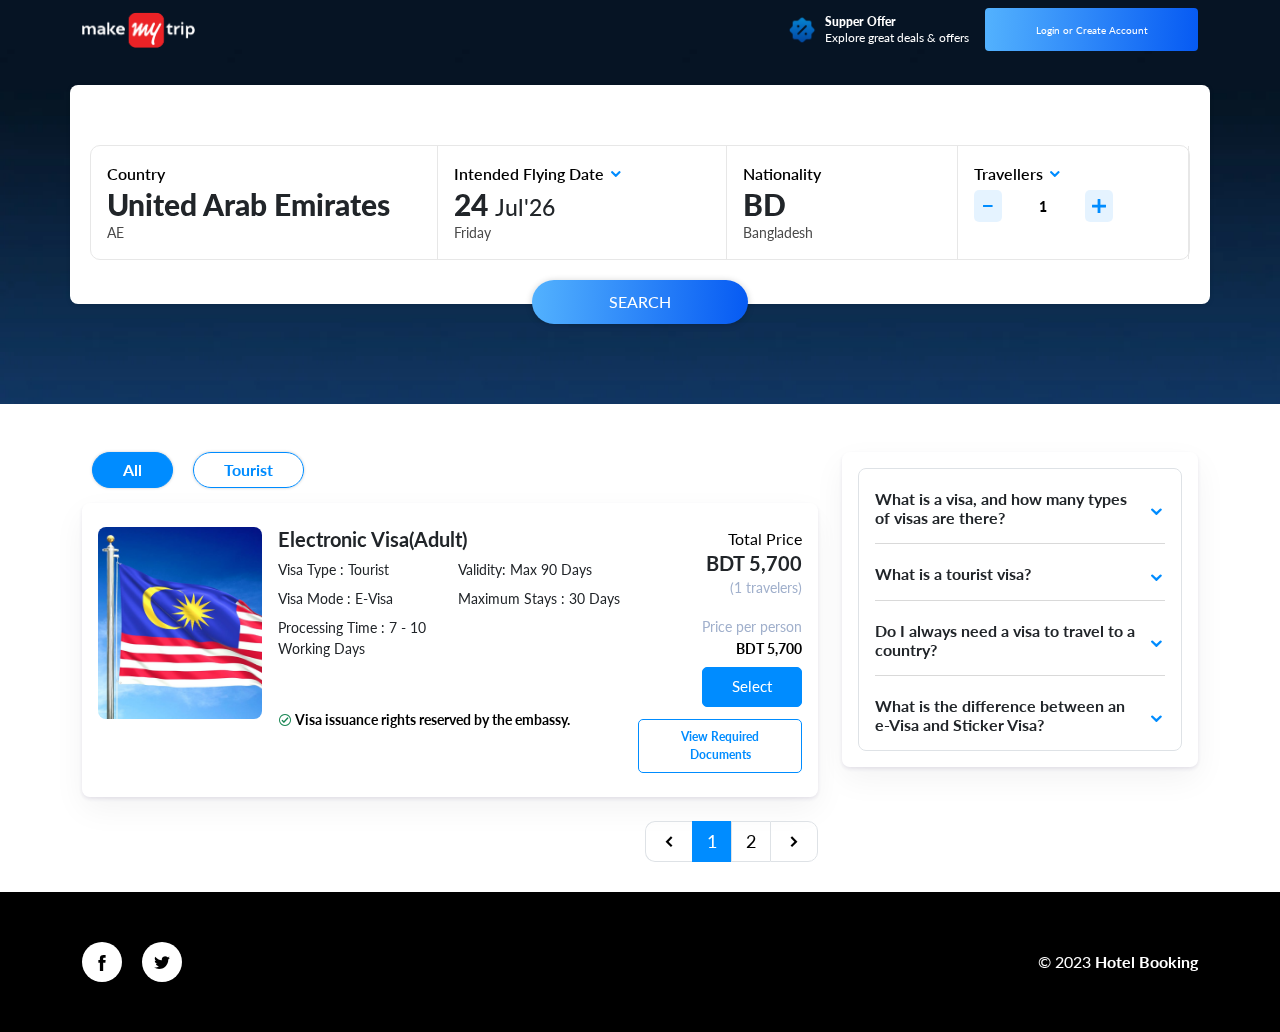
<file: visa-result.html>
<!DOCTYPE html>
<html lang="en">
<head>
    <meta charset="UTF-8">
    
    <!-- responsive tag -->
    <meta http-equiv="X-UA-Compatible" content="IE=edge">
    <meta name="viewport" content="width=device-width, initial-scale=1.0">
    
    <!-- Fav Icon -->
    <link rel="icon" type="image/png" href="images/logo/image-logo.png">
    <title>Visa Search</title>

    <!-- Inject:css -->
    <link rel="stylesheet" type="text/css" href="./assets/css/bootstrap.min.css">
    <link rel="stylesheet" type="text/css" href="./assets/css/icofonts/icofont.min.css">
    <link rel="stylesheet" type="text/css" href="./assets/css/owl-carousel/owl.carousel.min.css">
    <link rel="stylesheet" type="text/css" href="assets/css/fancybox.min.css">
    <link rel="stylesheet" type="text/css" href="assets/css/daterangepicker.css">
    <link rel="stylesheet" type="text/css" href="assets/css/datepicker.min.css">
    <link rel="stylesheet" type="text/css" href="assets/css/inTelInput.css">
    <link rel="stylesheet" type="text/css" href="assets/css/nice-select.css">
    <link rel="stylesheet" type="text/css" href="assets/css/animate.min.css">
    <link rel="stylesheet" type="text/css" href="./assets/css/style.css"> <!-- Template Stylesheet -->
    <link rel="stylesheet" type="text/css" href="./assets/css/responsive.css">

    <!--[if lt IE 9]>
    <script src="https://oss.maxcdn.com/html5shiv/3.7.2/html5shiv.min.js"></script>
    <script src="https://oss.maxcdn.com/respond/1.4.2/respond.min.js"></script>
    <![endif]-->

</head>
<body>

    <!-- Header -->
    <header class="trv-header">
        <div class="trv-toolbar">
            <div class="container">
                <div class="row align-items-center g-1">
                    <div class="col-4 col-sm-3">
                        <div class="logo">
                            <a href="./index.html"><img src="./assets/images/logo.png" alt="Booking"></a>
                        </div>
                    </div>
                    <div class="col-8 col-sm-9">
                        <div class="toolbar-right">
                            <div class="offer d-flex align-items-center">
                                <img src="./assets/images/icons/discount.png" alt="Offer Discount">
                                <div class="content">
                                    <p><b>Supper Offer</b></p>
                                    <p>Explore great deals & offers</p>
                                </div>
                            </div>
                            <button class="login-btn btn-sm d-sm-none"><i class="icofont-user-alt-4"></i></button>
                            <button class="login-btn">Login or Create Account</button>
                        </div>
                    </div>
                </div>
            </div>
        </div>
        <div class="header-wpr">
            <div class="container">
                <div class="main-header-container">
                    <div class="logo">
                        <a href="#"><img src="./assets/images/header-logo.png" alt="Booking"></a>
                    </div>
                    <ul class="nav main-nav">
                        <li class="nav-item">
                            <a href="./flight-result.html" class="nav-link active">
                                <i class="icofont-ui-flight"></i>
                                <p>Flights</p>
                            </a>
                        </li>
                        <li class="nav-item">
                            <a href="./hotel-result.html" class="nav-link">
                                <i class="icofont-5-star-hotel"></i>
                                <p>Hotels</p>
                            </a>
                        </li>
                        <li class="nav-item">
                            <a href="./visa-result.html" class="nav-link">
                                <i class="icofont-ticket"></i>
                                <p>Visa</p>
                            </a>
                        </li>
                    </ul>
                    <div class="toolbar-right">
                        <button class="login-btn btn-sm d-sm-none"><i class="icofont-user-alt-4"></i></button>
                        <button class="login-btn">Login or Create Account</button>
                    </div>
                </div>
            </div>
        </div>
    </header>

    <main class="trv-main-content">
        <!-- Banner -->
        <div class="trv-banner">
            <div class="container">
                <div class="row">
                    <div class="booking-filter-wpr">
                        <div class="filter-container">
                            <div class="visa-filter-content filter-content">
                                <div class="filter-options">
                                    <div class="single-option">
                                        <p class="option-label">Country</p>
                                        <div class="option-select-wrapper country-select">
                                            <div class="option-select-btn">
                                                <h2>United Arab Emirates</h2>
                                                <p>AE</p>
                                            </div>
                                            <div class="option-select-content">
                                                <div class="search">
                                                    <i class="icofont-search"></i>
                                                    <input spellcheck="false" type="text" placeholder="From">
                                                </div>
                                                <ul class="filter-options-list"></ul>
                                            </div>
                                        </div>
                                    </div>
                                    <div class="single-option">
                                        <p class="option-label">Intended Flying Date <i class="icofont-rounded-down"></i></p>
                                        <div class="option-select-wrapper">
                                            <label for="fly-date" class="visually-hidden"></label>
                                                    <input type="text" class="datePicker visually-hidden" id="fly-date">
                                            <div class="option-select-btn">
                                                <h2>22 <sub>Jan'23</sub></h2>
                                                <p>Monday</p>
                                            </div>
                                        </div>
                                    </div>
                                    <div class="single-option">
                                        <p class="option-label">Nationality</p>
                                        <div class="option-select-wrapper country-select">
                                            <div class="option-select-btn">
                                                <h2>BD</h2>
                                                <p>Bangladesh</p>
                                            </div>
                                            <div class="option-select-content">
                                                <div class="search">
                                                    <i class="icofont-search"></i>
                                                    <input spellcheck="false" type="text" placeholder="From">
                                                </div>
                                                <ul class="filter-options-list"></ul>
                                            </div>
                                        </div>
                                    </div>
                                    <div class="single-option">
                                        <p class="option-label">Travellers <i class="icofont-rounded-down"></i></p>
                                        <div class="option-select-wrapper">
                                            <div class="option-select-btn">
                                                <div class="traveller-quantity">
                                                    <button class="qun-dwn"><i class="icofont-minus"></i></button>
                                                    <input type="number" class="quantity-input" value="1">
                                                    <button class="qun-up"><i class="icofont-plus"></i></button>
                                                </div>
                                            </div>
                                        </div>
                                    </div>
                                </div>
                                <div class="text-center">
                                    <a href="./visa-result.html" class="filter-submit">Search</a>
                                </div>
                            </div>
                        </div>
                    </div>
                </div>
            </div>
        </div>

        <!-- Visa List -->
        <div class="trv-filter-result-wpr mt-5">
            <div class="container">
                <div class="row g-4">
                    <div class="col-lg-8">
                        <div class="visa-list-wpr">
                            <ul class="nav visa-category-links" id="visaTab" role="tablist">
                                <li class="nav-item" role="presentation">
                                    <a class="nav-link active" id="all-visa-tab" data-bs-toggle="tab" href="#all-visa" role="tab" aria-controls="all-visa" aria-selected="true">All</a>
                                </li>
                                <li class="nav-item" role="presentation">
                                    <a class="nav-link" id="tourist-visa-tab" data-bs-toggle="tab" href="#tourist-visa" role="tab" aria-controls="tourist-visa" aria-selected="true">Tourist</a>
                                </li>
                            </ul>
                            <div class="visa-container">
                                <div class="tab-content" id="visaTabContent">
                                    <div class="tab-pane fade show active" id="all-visa" role="tabpanel" aria-labelledby="all-visa-tab">
                                        <div class="visa-list">
                                            <div class="single-visa">
                                                <div class="row g-3">
                                                    <div class="col-sm-3">
                                                        <img src="./assets/images/trip/MY.png" alt="Malaysia">
                                                    </div>
                                                    <div class="col-sm-9 col-xl-6">
                                                        <div class="visa-details">
                                                            <h5>Electronic Visa(Adult)</h5>
                                                            <ul class="visa-meta-info">
                                                                <li>Visa Type : Tourist</li>
                                                                <li>Visa Mode : E-Visa</li>
                                                                <li>Processing Time : 7 - 10 Working Days</li>
                                                                <li>Validity: Max 90 Days</li>
                                                                <li>Maximum Stays : 30 Days</li>
                                                            </ul>
                                                            <p class="note"><i class="icofont-check-circled text-success"></i> Visa issuance rights reserved by the embassy.</p>
                                                        </div>
                                                    </div>
                                                    <div class="col-12 col-xl-3">
                                                        <div class="visa-pricing">
                                                            <div class="visa-fees text-xl-end">
                                                                <div class="total-fee">
                                                                    <p>Total Price</p>
                                                                    <h5 class="mb-0">BDT 5,700</h5>
                                                                    <span>(1 travelers)</span>
                                                                </div>
                                                                <div class="person-fee">
                                                                    <span>Price per person</span>
                                                                    <p>BDT 5,700</p>
                                                                </div>
                                                                <a href="./visa-booking.html" class="trv-btn select-btn">Select</a>
                                                            </div>
                                                            <button class="require-info-toggle">View Required Documents</button>
                                                        </div>
                                                    </div>
                                                </div>
                                                <div class="visa-requirement-details">
                                                    <h5>Required Documents for Electronic Visa (Adult)</h5>
                                                    <div class="requirement-list-wpr">
                                                        <ul class="requirement-list">
                                                            <li>Passport: a. Minimum 6 month’s validity required b. At least 2 Blank pages required c. Old passport required (if any)</li>
                                                            <li>Photo: Two recent passport size photographs with white background (Matt Paper) and without border (Size: 3.5 cm x 5.0 cm). Please do not staple the photographs to the Application Form. Please note, photograph should not be more than 3 months old and should not be used in any of the previous visas.</li>
                                                            <li>3 Financial Support: Personal Bank and company’s bank statement for last six months mentioning the Bank’s name, Bank’s Telephone Number clearly. Salary slip for the last six months. (If Any)</li>
                                                            <li>Visa Application Form: Visa Application Form duly filled in and signed by the applicant.</li>
                                                            <li>Covering-Letter: A covering letter stating the purpose of visit and itinerary.</li>
                                                            <li>Forwarding-Letter: Forwarding Letter / NOC from the applicant’s company authority on the company’s letterhead stating applicant’s name, designation, passport number, purpose and duration of visa.</li>
                                                            <li>Proof of Occupation: a. Visa request letter from the applicant and a No Objection Certificate (NOC) from Employer. b. Office ID card / Visiting Card c. BMDC certificate or letter from hospital if the applicant is a Doctor, d. A Bar Council Certificate or letter from a law firm if the applicant is a lawyer e. A recommendation letter from the school / university or student card /evidence of school / university enrolment) if the applicant is a student. f. Salary accounts Bank Statement (preferably) / Pay Slip / Salary Certificate are required for service holders. g. Trade license (original notarized English translation and photocopy of the original trade license required) for proprietorship business, Memorandum of Article for limited company if the applicant’s name is not mentioned in the trade license.</li>
                                                            <li>Proof of civil status: Marriage certificate, birth certificate of children, death certificate of spouse, if applicable.</li>
                                                            <li>Round Trip Air Ticket & Hotel Booking: A copy of the round air ticket and Hotel Booking are needed.</li>
                                                            <li>Processing Time: Total approximate processing time is 7-10 working days (Time may vary depending on applicant’s profile and embassy actually processing time)</li>
                                                            <li>Flight and hotel reservations booking with dates clearly stated (DO NOT purchase until visa approval)</li>
                                                        </ul>
                                                        <div>
                                                            <h6 class="mb-3 text-danger">* Remarks</h6>
                                                            <ul class="requirement-list">
                                                                <li>FEBD provides only consultancy services and doesn't provide any guarantee for visas.</li>
                                                                <li>File processing for visas will start only after receiving all necessary documents.</li>
                                                                <li>Processing time, requirements, and fees are subject to change by the Embassy without any prior notice.</li>
                                                                <li>The Embassy reserves the right to ask for any additional documents with the above mentioned checklist.</li>
                                                                <li>All Bengali documents must be translated into English and notarized.</li>
                                                                <li>Copy of Marriage Certificate (if in Bengali, notarized English translation and photocopy of the original is required) must be submitted if the spouse name does not appear in the passport.</li>
                                                            </ul>
                                                        </div>
                                                    </div>
                                                </div>
                                            </div>
                                        </div>
                                    </div>
                                    <div class="tab-pane fade" id="tourist-visa" role="tabpanel" aria-labelledby="tourist-visa-tab">
                                        <div class="visa-list">
                                            <div class="single-visa">
                                                <div class="row g-3">
                                                    <div class="col-sm-3">
                                                        <img src="./assets/images/trip/MY.png" alt="Malaysia">
                                                    </div>
                                                    <div class="col-sm-9 col-xl-6">
                                                        <div class="visa-details">
                                                            <h5>Electronic Visa(Adult)</h5>
                                                            <ul class="visa-meta-info">
                                                                <li>Visa Type : Tourist</li>
                                                                <li>Visa Mode : E-Visa</li>
                                                                <li>Processing Time : 7 - 10 Working Days</li>
                                                                <li>Validity: Max 90 Days</li>
                                                                <li>Maximum Stays : 30 Days</li>
                                                            </ul>
                                                            <p class="note"><i class="icofont-check-circled text-success"></i> Visa issuance rights reserved by the embassy.</p>
                                                        </div>
                                                    </div>
                                                    <div class="col-12 col-xl-3">
                                                        <div class="visa-pricing">
                                                            <div class="visa-fees text-xl-end">
                                                                <div class="total-fee">
                                                                    <p>Total Price</p>
                                                                    <h5 class="mb-0">BDT 5,700</h5>
                                                                    <span>(1 travelers)</span>
                                                                </div>
                                                                <div class="person-fee">
                                                                    <span>Price per person</span>
                                                                    <p>BDT 5,700</p>
                                                                </div>
                                                                <a href="./visa-booking.html" class="trv-btn select-btn">Select</a>
                                                            </div>
                                                            <button class="require-info-toggle">View Required Documents</button>
                                                        </div>
                                                    </div>
                                                </div>
                                                <div class="visa-requirement-details">
                                                    <h5>Required Documents for Electronic Visa (Adult)</h5>
                                                    <div class="requirement-list-wpr">
                                                        <ul class="requirement-list">
                                                            <li>Passport: a. Minimum 6 month’s validity required b. At least 2 Blank pages required c. Old passport required (if any)</li>
                                                            <li>Photo: Two recent passport size photographs with white background (Matt Paper) and without border (Size: 3.5 cm x 5.0 cm). Please do not staple the photographs to the Application Form. Please note, photograph should not be more than 3 months old and should not be used in any of the previous visas.</li>
                                                            <li>3 Financial Support: Personal Bank and company’s bank statement for last six months mentioning the Bank’s name, Bank’s Telephone Number clearly. Salary slip for the last six months. (If Any)</li>
                                                            <li>Visa Application Form: Visa Application Form duly filled in and signed by the applicant.</li>
                                                            <li>Covering-Letter: A covering letter stating the purpose of visit and itinerary.</li>
                                                            <li>Forwarding-Letter: Forwarding Letter / NOC from the applicant’s company authority on the company’s letterhead stating applicant’s name, designation, passport number, purpose and duration of visa.</li>
                                                            <li>Proof of Occupation: a. Visa request letter from the applicant and a No Objection Certificate (NOC) from Employer. b. Office ID card / Visiting Card c. BMDC certificate or letter from hospital if the applicant is a Doctor, d. A Bar Council Certificate or letter from a law firm if the applicant is a lawyer e. A recommendation letter from the school / university or student card /evidence of school / university enrolment) if the applicant is a student. f. Salary accounts Bank Statement (preferably) / Pay Slip / Salary Certificate are required for service holders. g. Trade license (original notarized English translation and photocopy of the original trade license required) for proprietorship business, Memorandum of Article for limited company if the applicant’s name is not mentioned in the trade license.</li>
                                                            <li>Proof of civil status: Marriage certificate, birth certificate of children, death certificate of spouse, if applicable.</li>
                                                            <li>Round Trip Air Ticket & Hotel Booking: A copy of the round air ticket and Hotel Booking are needed.</li>
                                                            <li>Processing Time: Total approximate processing time is 7-10 working days (Time may vary depending on applicant’s profile and embassy actually processing time)</li>
                                                            <li>Flight and hotel reservations booking with dates clearly stated (DO NOT purchase until visa approval)</li>
                                                        </ul>
                                                        <div>
                                                            <h6 class="mb-3 text-danger">* Remarks</h6>
                                                            <ul class="requirement-list">
                                                                <li>FEBD provides only consultancy services and doesn't provide any guarantee for visas.</li>
                                                                <li>File processing for visas will start only after receiving all necessary documents.</li>
                                                                <li>Processing time, requirements, and fees are subject to change by the Embassy without any prior notice.</li>
                                                                <li>The Embassy reserves the right to ask for any additional documents with the above mentioned checklist.</li>
                                                                <li>All Bengali documents must be translated into English and notarized.</li>
                                                                <li>Copy of Marriage Certificate (if in Bengali, notarized English translation and photocopy of the original is required) must be submitted if the spouse name does not appear in the passport.</li>
                                                            </ul>
                                                        </div>
                                                    </div>
                                                </div>
                                            </div>
                                            
                                        </div>
                                    </div>
                                </div>
                            </div>
                            <div class="trv-pagination">
                                <a href="#" class="pagination-item"><i class="icofont-simple-left"></i></a>
                                <a href="#" class="pagination-item active">1</a>
                                <a href="#" class="pagination-item">2</a>
                                <a href="#" class="pagination-item"><i class="icofont-simple-right"></i></a>
                            </div>
                        </div>
                    </div>
                    <div class="col-lg-4">
                        <div class="sidebar-widget faq-widget">
                            <div class="visa-faqs">
                                <div class="faq">
                                    <div class="faq-label"><h6>What is a visa, and how many types of visas are there?</h6> <i class="icofont-rounded-down"></i></div>
                                    <div class="faq-details">
                                        <p>A visa is an official document allowing the bearer to enter a foreign country legally. The visa is usually stamped or glued into the bearer's passport. There are several different types of visas, each of which allows the bearer different rights in the host country. Some important visa types are Tourist Visa, Transit Visa, Short Stay or Visitor Visa, Work Visa, Business Visa, Residence Visa, Immigrant Visa, and Medical Visa.</p>
                                    </div>
                                </div>
                                <div class="faq">
                                    <div class="faq-label"><h6>What is a tourist visa?</h6> <i class="icofont-rounded-down"></i></div>
                                    <div class="faq-details">
                                        <p>A tourist visa means a visa that allows you to visit a country for a short time on holiday.</p>
                                    </div>
                                </div>
                                <div class="faq">
                                    <div class="faq-label"><h6>Do I always need a visa to travel to a country?</h6> <i class="icofont-rounded-down"></i></div>
                                    <div class="faq-details">
                                        <p>Visas are necessary if you'd like to travel to a country that does not have a visa policy in place with your home country. Many countries have visa policies and agreements allowing their citizens to travel freely without needing a visa or using an e-visa.</p>
                                    </div>
                                </div>
                                <div class="faq border-0">
                                    <div class="faq-label"><h6>What is the difference between an e-Visa and Sticker Visa?</h6> <i class="icofont-rounded-down"></i></div>
                                    <div class="faq-details">
                                        <p>The e-visa has several benefits compared to the passport sticker: it's easier to apply for, cheaper, and granted much faster. But sticker visas make your passport more valuable.</p>
                                    </div>
                                </div>
                            </div>
                        </div>
                    </div>
                </div>
            </div>
        </div>

    </main>

    <!-- Footer -->
    <footer class="footer">
        <div class="container">
            <div class="row align-items-center">
                <div class="col-sm-6">
                    <div class="social-links">
                        <a href="#" aria-label="facebook" target="_blank"><i class="icofont-facebook"></i></a>
                        <a href="#" aria-label="twitter" target="_blank"><i class="icofont-twitter"></i></a>
                    </div>
                </div>
                <div class="col-sm-6">
                    <div class="copyright">
                        <p>&copy; 2023 <b>Hotel Booking</b></p>
                    </div>
                </div>
            </div>
        </div> 
    </footer>

    <!-- Sign Modal -->
    <div class="sign-modal-wpr">
        <div class="sign-in-content modal-content">
            <div class="modal-head">
                <h4 class="mb-0">Sign In</h4>
                <span class="modal-close"><i class="icofont-close-line"></i></span>
            </div>
            <div class="modal-body">
                <form class="info-form">
                    <fieldset class="input-grp">
                        <label for="email" class="required">Email Address</label>
                        <div class="inputWithIcon">
                            <input type="email" placeholder="Enter Email Address" id="email">
                            <i class="icofont-envelope"></i>
                        </div>
                    </fieldset>
                    <fieldset class="input-grp">
                        <label for="password" class="required">Password</label>
                        <div class="inputWithIcon">
                            <input type="password" placeholder="Enter Password" id="password">
                            <i class="icofont-ui-lock"></i>
                            <div class="pass-input">
                                <i class="icofont-eye-blocked"></i>
                            </div>
                        </div>
                    </fieldset>
                    <div class="remember-pass">
                        <label for="terms"><input type="checkbox" id="terms"> Remember me</label>
                        <a href="#">Forget Password</a>
                    </div>
                    <button class="trv-btn sign-btn">Sign In</button>
                </form>
                <img src="./assets/images/icons/sign-with.png" alt="Sign With" class="w-100">
                <div class="social-login">
                    <a href="#" class="social-link" target="_blank" aria-label="facebook">
                        <img src="./assets/images/icons/facebook.png" alt="Facebbok">
                        <p>Facebook</p>
                    </a>
                    <a href="#" class="social-link" target="_blank" aria-label="google">
                        <img src="./assets/images/icons/google.png" alt="Google">
                        <p>Google</p>
                    </a>
                </div>
                <p class="new-acc">Don't have a Flight Expert Account yet? <a href="#" class="sign-up-link">Create an Account</a></p>
            </div>
        </div>
        <div class="sign-up-content modal-content">
            <div class="modal-head">
                <h4 class="mb-0">Sign Up</h4>
                <span class="modal-close"><i class="icofont-close-line"></i></span>
            </div>
            <div class="modal-body">
                <form class="info-form">
                    <div class="row">
                        <div class="col-sm-6">
                            <fieldset class="input-grp">
                                <label for="f-name" class="required">First Name</label>
                                <div class="inputWithIcon">
                                    <input type="text" placeholder="Enter First Name" id="f-name">
                                    <i class="icofont-envelope"></i>
                                </div>
                            </fieldset>
                        </div>
                        <div class="col-sm-6">
                            <fieldset class="input-grp">
                                <label for="l-name" class="required">Last Name</label>
                                <div class="inputWithIcon">
                                    <input type="text" placeholder="Enter Last Name" id="l-name">
                                    <i class="icofont-envelope"></i>
                                </div>
                            </fieldset>
                        </div>
                        <div class="col-sm-6">
                            <fieldset class="input-grp">
                                <label for="sign-email" class="required">Email Address</label>
                                <div class="inputWithIcon">
                                    <input type="email" placeholder="Enter Email Address" id="sign-email">
                                    <i class="icofont-envelope"></i>
                                </div>
                            </fieldset>
                        </div>
                        <div class="col-sm-6">
                            <fieldset class="input-grp">
                                <label for="phone-2" class="required">Contact Number</label>
                                <input name="phone" type="text" placeholder="" id="phone-2" class="phone">
                            </fieldset>
                        </div>
                        <div class="col-sm-6">
                            <fieldset class="input-grp">
                                <label for="pass" class="required">Password</label>
                                <div class="inputWithIcon">
                                    <input type="password" placeholder="Enter Password" id="pass">
                                    <i class="icofont-ui-lock"></i>
                                    <div class="pass-input">
                                        <i class="icofont-eye-blocked"></i>
                                    </div>
                                </div>
                            </fieldset>
                        </div>
                        <div class="col-sm-6">
                            <fieldset class="input-grp">
                                <label for="re-password" class="required">Password</label>
                                <div class="inputWithIcon">
                                    <input type="password" placeholder="Enter Confirm Password" id="re-password">
                                    <i class="icofont-ui-lock"></i>
                                    <div class="pass-input">
                                        <i class="icofont-eye-blocked"></i>
                                    </div>
                                </div>
                            </fieldset>
                        </div>
                    </div>
                    <button class="trv-btn sign-btn">Sign Up</button>
                </form>
                <p class="new-acc">Already have an account? <a href="#" class="sign-in-link">Login</a></p>
            </div>
        </div>
    </div>

    <!-- Js files -->
    <script src="./assets/js/modernizr-3.5.0.min.js"></script>

    <script src="./assets/js/jquery.min.js"></script>
    <script src="./assets/js/bootstrap.min.js"></script>
    <script src="./assets/js/owl.carousel.min.js"></script>
    <script src="./assets/js/fancybox.min.js"></script>
    <script src="./assets/js/jquery.waypoints.min.js"></script>
    <script src="./assets/js/jquery.counterup.min.js"></script>
    <script src="./assets/js/wow.min.js"></script>
    <script src="./assets/js/moment-with-locales.min.js"></script>
    <script src="./assets/js/daterangepicker.js"></script>
    <script src="./assets/js/datepicker.min.js"></script>
    <script src="./assets/js/inTelInput.min.js"></script>
    <script src="./assets/js/jquery.nice-select.min.js"></script>
    <script src="./assets/js/custom-dropdown.js"></script>
    <script src="./assets/js/main.js"></script>

</body>
</html>
</file>
<file: assets/css/daterangepicker.css>
.daterangepicker {
  position: absolute;
  color: inherit;
  background-color: #fff;
  border-radius: 4px;
  border: 1px solid #ddd;
  width: 278px;
  max-width: none;
  padding: 0;
  margin-top: 7px;
  top: 100px;
  left: 20px;
  z-index: 3001;
  display: none;
  font-family: arial;
  font-size: 15px;
  line-height: 1em;
}

.daterangepicker:before, .daterangepicker:after {
  position: absolute;
  display: inline-block;
  border-bottom-color: rgba(0, 0, 0, 0.2);
  content: '';
}

.daterangepicker:before {
  top: -7px;
  border-right: 7px solid transparent;
  border-left: 7px solid transparent;
  border-bottom: 7px solid #ccc;
}

.daterangepicker:after {
  top: -6px;
  border-right: 6px solid transparent;
  border-bottom: 6px solid #fff;
  border-left: 6px solid transparent;
}

.daterangepicker.opensleft:before {
  right: 9px;
}

.daterangepicker.opensleft:after {
  right: 10px;
}

.daterangepicker.openscenter:before {
  left: 0;
  right: 0;
  width: 0;
  margin-left: auto;
  margin-right: auto;
}

.daterangepicker.openscenter:after {
  left: 0;
  right: 0;
  width: 0;
  margin-left: auto;
  margin-right: auto;
}

.daterangepicker.opensright:before {
  left: 9px;
}

.daterangepicker.opensright:after {
  left: 10px;
}

.daterangepicker.drop-up {
  margin-top: -7px;
}

.daterangepicker.drop-up:before {
  top: initial;
  bottom: -7px;
  border-bottom: initial;
  border-top: 7px solid #ccc;
}

.daterangepicker.drop-up:after {
  top: initial;
  bottom: -6px;
  border-bottom: initial;
  border-top: 6px solid #fff;
}

.daterangepicker.single .daterangepicker .ranges, .daterangepicker.single .drp-calendar {
  float: none;
}

.daterangepicker.single .drp-selected {
  display: none;
}

.daterangepicker.show-calendar .drp-calendar {
  display: block;
}

.daterangepicker.show-calendar .drp-buttons {
  display: block;
}

.daterangepicker.auto-apply .drp-buttons {
  display: none;
}

.daterangepicker .drp-calendar {
  display: none;
  max-width: 270px;
}

.daterangepicker .drp-calendar.left {
  padding: 8px 0 8px 8px;
}

.daterangepicker .drp-calendar.right {
  padding: 8px;
}

.daterangepicker .drp-calendar.single .calendar-table {
  border: none;
}

.daterangepicker .calendar-table .next span, .daterangepicker .calendar-table .prev span {
  color: #fff;
  border: solid black;
  border-width: 0 2px 2px 0;
  border-radius: 0;
  display: inline-block;
  padding: 3px;
}

.daterangepicker .calendar-table .next span {
  transform: rotate(-45deg);
  -webkit-transform: rotate(-45deg);
}

.daterangepicker .calendar-table .prev span {
  transform: rotate(135deg);
  -webkit-transform: rotate(135deg);
}

.daterangepicker .calendar-table th, .daterangepicker .calendar-table td {
  white-space: nowrap;
  text-align: center;
  vertical-align: middle;
  min-width: 32px;
  width: 32px;
  height: 24px;
  line-height: 24px;
  font-size: 12px;
  border-radius: 4px;
  border: 1px solid transparent;
  white-space: nowrap;
  cursor: pointer;
}

.daterangepicker .calendar-table {
  border: 1px solid #fff;
  border-radius: 4px;
  background-color: #fff;
}

.daterangepicker .calendar-table table {
  width: 100%;
  margin: 0;
  border-spacing: 0;
  border-collapse: collapse;
}

.daterangepicker td.available:hover, .daterangepicker th.available:hover {
  background-color: #eee;
  border-color: transparent;
  color: inherit;
}

.daterangepicker td.week, .daterangepicker th.week {
  font-size: 80%;
  color: #ccc;
}

.daterangepicker td.off, .daterangepicker td.off.in-range, .daterangepicker td.off.start-date, .daterangepicker td.off.end-date {
  background-color: #fff;
  border-color: transparent;
  color: #999;
}

.daterangepicker td.in-range {
  background-color: #ebf4f8;
  border-color: transparent;
  color: #000;
  border-radius: 0;
}

.daterangepicker td.start-date {
  border-radius: 4px 0 0 4px;
}

.daterangepicker td.end-date {
  border-radius: 0 4px 4px 0;
}

.daterangepicker td.start-date.end-date {
  border-radius: 4px;
}

.daterangepicker td.active, .daterangepicker td.active:hover {
  background-color: #357ebd;
  border-color: transparent;
  color: #fff;
}

.daterangepicker th.month {
  width: auto;
}

.daterangepicker td.disabled, .daterangepicker option.disabled {
  color: #999;
  cursor: not-allowed;
  text-decoration: line-through;
}

.daterangepicker select.monthselect, .daterangepicker select.yearselect {
  font-size: 12px;
  padding: 1px;
  height: auto;
  margin: 0;
  cursor: default;
}

.daterangepicker select.monthselect {
  margin-right: 2%;
  width: 56%;
}

.daterangepicker select.yearselect {
  width: 40%;
}

.daterangepicker select.hourselect, .daterangepicker select.minuteselect, .daterangepicker select.secondselect, .daterangepicker select.ampmselect {
  width: 50px;
  margin: 0 auto;
  background: #eee;
  border: 1px solid #eee;
  padding: 2px;
  outline: 0;
  font-size: 12px;
}

.daterangepicker .calendar-time {
  text-align: center;
  margin: 4px auto 0 auto;
  line-height: 30px;
  position: relative;
}

.daterangepicker .calendar-time select.disabled {
  color: #ccc;
  cursor: not-allowed;
}

.daterangepicker .drp-buttons {
  clear: both;
  text-align: right;
  padding: 8px;
  border-top: 1px solid #ddd;
  display: none;
  line-height: 12px;
  vertical-align: middle;
}

.daterangepicker .drp-selected {
  display: inline-block;
  font-size: 12px;
  padding-right: 8px;
}

.daterangepicker .drp-buttons .btn {
  margin-left: 8px;
  font-size: 12px;
  font-weight: bold;
  padding: 4px 8px;
}

.daterangepicker.show-ranges.single.rtl .drp-calendar.left {
  border-right: 1px solid #ddd;
}

.daterangepicker.show-ranges.single.ltr .drp-calendar.left {
  border-left: 1px solid #ddd;
}

.daterangepicker.show-ranges.rtl .drp-calendar.right {
  border-right: 1px solid #ddd;
}

.daterangepicker.show-ranges.ltr .drp-calendar.left {
  border-left: 1px solid #ddd;
}

.daterangepicker .ranges {
  float: none;
  text-align: left;
  margin: 0;
}

.daterangepicker.show-calendar .ranges {
  margin-top: 8px;
}

.daterangepicker .ranges ul {
  list-style: none;
  margin: 0 auto;
  padding: 0;
  width: 100%;
}

.daterangepicker .ranges li {
  font-size: 12px;
  padding: 8px 12px;
  cursor: pointer;
}

.daterangepicker .ranges li:hover {
  background-color: #eee;
}

.daterangepicker .ranges li.active {
  background-color: #08c;
  color: #fff;
}

/*  Larger Screen Styling */
@media (min-width: 564px) {
  .daterangepicker {
    width: auto;
  }

  .daterangepicker .ranges ul {
    width: 140px;
  }

  .daterangepicker.single .ranges ul {
    width: 100%;
  }

  .daterangepicker.single .drp-calendar.left {
    clear: none;
  }

  .daterangepicker.single .ranges, .daterangepicker.single .drp-calendar {
    float: left;
  }

  .daterangepicker {
    direction: ltr;
    text-align: left;
  }

  .daterangepicker .drp-calendar.left {
    clear: left;
    margin-right: 0;
  }

  .daterangepicker .drp-calendar.left .calendar-table {
    border-right: none;
    border-top-right-radius: 0;
    border-bottom-right-radius: 0;
  }

  .daterangepicker .drp-calendar.right {
    margin-left: 0;
  }

  .daterangepicker .drp-calendar.right .calendar-table {
    border-left: none;
    border-top-left-radius: 0;
    border-bottom-left-radius: 0;
  }

  .daterangepicker .drp-calendar.left .calendar-table {
    padding-right: 8px;
  }

  .daterangepicker .ranges, .daterangepicker .drp-calendar {
    float: left;
  }
}

@media (min-width: 730px) {
  .daterangepicker .ranges {
    width: auto;
  }

  .daterangepicker .ranges {
    float: left;
  }

  .daterangepicker.rtl .ranges {
    float: right;
  }

  .daterangepicker .drp-calendar.left {
    clear: none !important;
  }
}
</file>
<file: assets/css/nice-select.css>
.nice-select {
    -webkit-tap-highlight-color: transparent;
    background-color: #fff;
    border-radius: 5px;
    border: solid 1px #e8e8e8;
    box-sizing: border-box;
    clear: both;
    cursor: pointer;
    display: block;
    float: left;
    font-family: inherit;
    font-size: 14px;
    font-weight: normal;
    height: 42px;
    line-height: 40px;
    outline: none;
    padding-left: 18px;
    padding-right: 30px;
    position: relative;
    text-align: left !important;
    -webkit-transition: all 0.2s ease-in-out;
    transition: all 0.2s ease-in-out;
    -webkit-user-select: none;
    -moz-user-select: none;
    -ms-user-select: none;
    user-select: none;
    white-space: nowrap;
    width: auto;
}

.nice-select:hover {
    border-color: #dbdbdb;
}

.nice-select:active, .nice-select.open, .nice-select:focus {
    border-color: #999;
}

.nice-select:after {
    border-bottom: 2px solid #999;
    border-right: 2px solid #999;
    content: '';
    display: block;
    height: 5px;
    margin-top: -4px;
    pointer-events: none;
    position: absolute;
    right: 12px;
    top: 50%;
    -webkit-transform-origin: 66% 66%;
    -ms-transform-origin: 66% 66%;
    transform-origin: 66% 66%;
    -webkit-transform: rotate(45deg);
    -ms-transform: rotate(45deg);
    transform: rotate(45deg);
    -webkit-transition: all 0.15s ease-in-out;
    transition: all 0.15s ease-in-out;
    width: 5px;
}

.nice-select.open:after {
    -webkit-transform: rotate(-135deg);
    -ms-transform: rotate(-135deg);
    transform: rotate(-135deg);
}

.nice-select.open .list {
    opacity: 1;
    pointer-events: auto;
    -webkit-transform: scale(1) translateY(0);
    -ms-transform: scale(1) translateY(0);
    transform: scale(1) translateY(0);
}

.nice-select.disabled {
    border-color: #ededed;
    color: #999;
    pointer-events: none;
}

.nice-select.disabled:after {
    border-color: #cccccc;
}

.nice-select.wide {
    width: 100%;
}

.nice-select.wide .list {
    left: 0 !important;
    right: 0 !important;
}

.nice-select.right {
    float: right;
}

.nice-select.right .list {
    left: auto;
    right: 0;
}

.nice-select.small {
    font-size: 12px;
    height: 36px;
    line-height: 34px;
}

.nice-select.small:after {
    height: 4px;
    width: 4px;
}

.nice-select.small .option {
    line-height: 34px;
    min-height: 34px;
}

.nice-select .list {
    background-color: #fff;
    border-radius: 5px;
    box-shadow: 0 0 0 1px rgba(68, 68, 68, 0.11);
    box-sizing: border-box;
    margin-top: 4px;
    opacity: 0;
    overflow: hidden;
    padding: 0;
    pointer-events: none;
    position: absolute;
    top: 100%;
    left: 0;
    -webkit-transform-origin: 50% 0;
    -ms-transform-origin: 50% 0;
    transform-origin: 50% 0;
    -webkit-transform: scale(0.75) translateY(-21px);
    -ms-transform: scale(0.75) translateY(-21px);
    transform: scale(0.75) translateY(-21px);
    -webkit-transition: all 0.2s cubic-bezier(0.5, 0, 0, 1.25), opacity 0.15s ease-out;
    transition: all 0.2s cubic-bezier(0.5, 0, 0, 1.25), opacity 0.15s ease-out;
    z-index: 9;
}

.nice-select .list:hover .option:not(:hover) {
    background-color: transparent !important;
}

.nice-select .option {
    cursor: pointer;
    font-weight: 400;
    line-height: 40px;
    list-style: none;
    min-height: 40px;
    outline: none;
    padding-left: 18px;
    padding-right: 29px;
    text-align: left;
    -webkit-transition: all 0.2s;
    transition: all 0.2s;
}

.nice-select .option:hover, .nice-select .option.focus, .nice-select .option.selected.focus {
    background-color: #f6f6f6;
}

.nice-select .option.selected {
    font-weight: bold;
}

.nice-select .option.disabled {
    background-color: transparent;
    color: #999;
    cursor: default;
}

.no-csspointerevents .nice-select .list {
    display: none;
}

.no-csspointerevents .nice-select.open .list {
    display: block;
}
</file>
<file: assets/css/inTelInput.css>
.iti {
  position: relative;
  display: block;
}
.iti * {
  box-sizing: border-box;
  -moz-box-sizing: border-box;
}
.iti__hide {
  display: none;
}
.iti__v-hide {
  visibility: hidden;
}
.iti input,
.iti input[type="text"],
.iti input[type="tel"] {
  position: relative;
  z-index: 0;
  margin-top: 0 !important;
  margin-bottom: 0 !important;
  padding-right: 36px;
  margin-right: 0;
}
.iti__flag-container {
  position: absolute;
  top: 0;
  bottom: 0;
  right: 0;
  padding: 1px;
}
.iti__selected-flag {
  z-index: 1;
  position: relative;
  display: flex;
  align-items: center;
  height: 100%;
  padding: 0 6px 0 8px;
}
.iti__arrow {
  margin-left: 6px;
  width: 0;
  height: 0;
  border-left: 3px solid transparent;
  border-right: 3px solid transparent;
  border-top: 4px solid #555;
}
.iti__arrow--up {
  border-top: none;
  border-bottom: 4px solid #555;
}
.iti__country-list {
  position: absolute;
  z-index: 2;
  list-style: none;
  text-align: left;
  padding: 0;
  margin: 0 0 0 -1px;
  box-shadow: 1px 1px 4px rgba(0, 0, 0, 0.2);
  background-color: white;
  border: 1px solid #ccc;
  white-space: nowrap;
  max-height: 200px;
  overflow-y: scroll;
  -webkit-overflow-scrolling: touch;
}
.iti__country-list--dropup {
  bottom: 100%;
  margin-bottom: -1px;
}
@media (max-width: 500px) {
  .iti__country-list {
    white-space: normal;
  }
}
.iti__flag-box {
  display: inline-block;
  width: 20px;
}
.iti__divider {
  padding-bottom: 5px;
  margin-bottom: 5px;
  border-bottom: 1px solid #ccc;
}
.iti__country {
  padding: 5px 10px;
  outline: none;
}
.iti__dial-code {
  color: #999;
}
.iti__country.iti__highlight {
  background-color: rgba(0, 0, 0, 0.05);
}
.iti__flag-box,
.iti__country-name,
.iti__dial-code {
  vertical-align: middle;
}
.iti__flag-box,
.iti__country-name {
  margin-right: 6px;
}
.iti--allow-dropdown input,
.iti--allow-dropdown input[type="text"],
.iti--allow-dropdown input[type="tel"],
.iti--separate-dial-code input,
.iti--separate-dial-code input[type="text"],
.iti--separate-dial-code input[type="tel"] {
  padding-right: 6px;
  padding-left: 52px;
  margin-left: 0;
}
.iti--allow-dropdown .iti__flag-container,
.iti--separate-dial-code .iti__flag-container {
  right: auto;
  left: 0;
}
.iti--allow-dropdown .iti__flag-container:hover {
  cursor: pointer;
}
.iti--allow-dropdown .iti__flag-container:hover .iti__selected-flag {
  background-color: rgba(0, 0, 0, 0.05);
}
.iti--allow-dropdown input[disabled] + .iti__flag-container:hover,
.iti--allow-dropdown input[readonly] + .iti__flag-container:hover {
  cursor: default;
}
.iti--allow-dropdown
  input[disabled]
  + .iti__flag-container:hover
  .iti__selected-flag,
.iti--allow-dropdown
  input[readonly]
  + .iti__flag-container:hover
  .iti__selected-flag {
  background-color: transparent;
}
.iti--separate-dial-code .iti__selected-flag {
  background-color: rgba(0, 0, 0, 0.05);
}
.iti--separate-dial-code .iti__selected-dial-code {
  margin-left: 6px;
}
.iti--container {
  position: absolute;
  top: -1000px;
  left: -1000px;
  z-index: 1060;
  padding: 1px;
}
.iti--container:hover {
  cursor: pointer;
}

.iti-mobile .iti--container {
  top: 30px;
  bottom: 30px;
  left: 30px;
  right: 30px;
  position: fixed;
}

.iti-mobile .iti__country-list {
  max-height: 100%;
  width: 100%;
}

.iti-mobile .iti__country {
  padding: 10px 10px;
  line-height: 1.5em;
}

.iti__flag {
  width: 20px;
}
.iti__flag.iti__be {
  width: 18px;
}
.iti__flag.iti__ch {
  width: 15px;
}
.iti__flag.iti__mc {
  width: 19px;
}
.iti__flag.iti__ne {
  width: 18px;
}
.iti__flag.iti__np {
  width: 13px;
}
.iti__flag.iti__va {
  width: 15px;
}
@media (-webkit-min-device-pixel-ratio: 2), (min-resolution: 192dpi) {
  .iti__flag {
    background-size: 5652px 15px;
  }
}
.iti__flag.iti__ac {
  height: 10px;
  background-position: 0px 0px;
}
.iti__flag.iti__ad {
  height: 14px;
  background-position: -22px 0px;
}
.iti__flag.iti__ae {
  height: 10px;
  background-position: -44px 0px;
}
.iti__flag.iti__af {
  height: 14px;
  background-position: -66px 0px;
}
.iti__flag.iti__ag {
  height: 14px;
  background-position: -88px 0px;
}
.iti__flag.iti__ai {
  height: 10px;
  background-position: -110px 0px;
}
.iti__flag.iti__al {
  height: 15px;
  background-position: -132px 0px;
}
.iti__flag.iti__am {
  height: 10px;
  background-position: -154px 0px;
}
.iti__flag.iti__ao {
  height: 14px;
  background-position: -176px 0px;
}
.iti__flag.iti__aq {
  height: 14px;
  background-position: -198px 0px;
}
.iti__flag.iti__ar {
  height: 13px;
  background-position: -220px 0px;
}
.iti__flag.iti__as {
  height: 10px;
  background-position: -242px 0px;
}
.iti__flag.iti__at {
  height: 14px;
  background-position: -264px 0px;
}
.iti__flag.iti__au {
  height: 10px;
  background-position: -286px 0px;
}
.iti__flag.iti__aw {
  height: 14px;
  background-position: -308px 0px;
}
.iti__flag.iti__ax {
  height: 13px;
  background-position: -330px 0px;
}
.iti__flag.iti__az {
  height: 10px;
  background-position: -352px 0px;
}
.iti__flag.iti__ba {
  height: 10px;
  background-position: -374px 0px;
}
.iti__flag.iti__bb {
  height: 14px;
  background-position: -396px 0px;
}
.iti__flag.iti__bd {
  height: 12px;
  background-position: -418px 0px;
}
.iti__flag.iti__be {
  height: 15px;
  background-position: -440px 0px;
}
.iti__flag.iti__bf {
  height: 14px;
  background-position: -460px 0px;
}
.iti__flag.iti__bg {
  height: 12px;
  background-position: -482px 0px;
}
.iti__flag.iti__bh {
  height: 12px;
  background-position: -504px 0px;
}
.iti__flag.iti__bi {
  height: 12px;
  background-position: -526px 0px;
}
.iti__flag.iti__bj {
  height: 14px;
  background-position: -548px 0px;
}
.iti__flag.iti__bl {
  height: 14px;
  background-position: -570px 0px;
}
.iti__flag.iti__bm {
  height: 10px;
  background-position: -592px 0px;
}
.iti__flag.iti__bn {
  height: 10px;
  background-position: -614px 0px;
}
.iti__flag.iti__bo {
  height: 14px;
  background-position: -636px 0px;
}
.iti__flag.iti__bq {
  height: 14px;
  background-position: -658px 0px;
}
.iti__flag.iti__br {
  height: 14px;
  background-position: -680px 0px;
}
.iti__flag.iti__bs {
  height: 10px;
  background-position: -702px 0px;
}
.iti__flag.iti__bt {
  height: 14px;
  background-position: -724px 0px;
}
.iti__flag.iti__bv {
  height: 15px;
  background-position: -746px 0px;
}
.iti__flag.iti__bw {
  height: 14px;
  background-position: -768px 0px;
}
.iti__flag.iti__by {
  height: 10px;
  background-position: -790px 0px;
}
.iti__flag.iti__bz {
  height: 14px;
  background-position: -812px 0px;
}
.iti__flag.iti__ca {
  height: 10px;
  background-position: -834px 0px;
}
.iti__flag.iti__cc {
  height: 10px;
  background-position: -856px 0px;
}
.iti__flag.iti__cd {
  height: 15px;
  background-position: -878px 0px;
}
.iti__flag.iti__cf {
  height: 14px;
  background-position: -900px 0px;
}
.iti__flag.iti__cg {
  height: 14px;
  background-position: -922px 0px;
}
.iti__flag.iti__ch {
  height: 15px;
  background-position: -944px 0px;
}
.iti__flag.iti__ci {
  height: 14px;
  background-position: -961px 0px;
}
.iti__flag.iti__ck {
  height: 10px;
  background-position: -983px 0px;
}
.iti__flag.iti__cl {
  height: 14px;
  background-position: -1005px 0px;
}
.iti__flag.iti__cm {
  height: 14px;
  background-position: -1027px 0px;
}
.iti__flag.iti__cn {
  height: 14px;
  background-position: -1049px 0px;
}
.iti__flag.iti__co {
  height: 14px;
  background-position: -1071px 0px;
}
.iti__flag.iti__cp {
  height: 14px;
  background-position: -1093px 0px;
}
.iti__flag.iti__cr {
  height: 12px;
  background-position: -1115px 0px;
}
.iti__flag.iti__cu {
  height: 10px;
  background-position: -1137px 0px;
}
.iti__flag.iti__cv {
  height: 12px;
  background-position: -1159px 0px;
}
.iti__flag.iti__cw {
  height: 14px;
  background-position: -1181px 0px;
}
.iti__flag.iti__cx {
  height: 10px;
  background-position: -1203px 0px;
}
.iti__flag.iti__cy {
  height: 14px;
  background-position: -1225px 0px;
}
.iti__flag.iti__cz {
  height: 14px;
  background-position: -1247px 0px;
}
.iti__flag.iti__de {
  height: 12px;
  background-position: -1269px 0px;
}
.iti__flag.iti__dg {
  height: 10px;
  background-position: -1291px 0px;
}
.iti__flag.iti__dj {
  height: 14px;
  background-position: -1313px 0px;
}
.iti__flag.iti__dk {
  height: 15px;
  background-position: -1335px 0px;
}
.iti__flag.iti__dm {
  height: 10px;
  background-position: -1357px 0px;
}
.iti__flag.iti__do {
  height: 14px;
  background-position: -1379px 0px;
}
.iti__flag.iti__dz {
  height: 14px;
  background-position: -1401px 0px;
}
.iti__flag.iti__ea {
  height: 14px;
  background-position: -1423px 0px;
}
.iti__flag.iti__ec {
  height: 14px;
  background-position: -1445px 0px;
}
.iti__flag.iti__ee {
  height: 13px;
  background-position: -1467px 0px;
}
.iti__flag.iti__eg {
  height: 14px;
  background-position: -1489px 0px;
}
.iti__flag.iti__eh {
  height: 10px;
  background-position: -1511px 0px;
}
.iti__flag.iti__er {
  height: 10px;
  background-position: -1533px 0px;
}
.iti__flag.iti__es {
  height: 14px;
  background-position: -1555px 0px;
}
.iti__flag.iti__et {
  height: 10px;
  background-position: -1577px 0px;
}
.iti__flag.iti__eu {
  height: 14px;
  background-position: -1599px 0px;
}
.iti__flag.iti__fi {
  height: 12px;
  background-position: -1621px 0px;
}
.iti__flag.iti__fj {
  height: 10px;
  background-position: -1643px 0px;
}
.iti__flag.iti__fk {
  height: 10px;
  background-position: -1665px 0px;
}
.iti__flag.iti__fm {
  height: 11px;
  background-position: -1687px 0px;
}
.iti__flag.iti__fo {
  height: 15px;
  background-position: -1709px 0px;
}
.iti__flag.iti__fr {
  height: 14px;
  background-position: -1731px 0px;
}
.iti__flag.iti__ga {
  height: 15px;
  background-position: -1753px 0px;
}
.iti__flag.iti__gb {
  height: 10px;
  background-position: -1775px 0px;
}
.iti__flag.iti__gd {
  height: 12px;
  background-position: -1797px 0px;
}
.iti__flag.iti__ge {
  height: 14px;
  background-position: -1819px 0px;
}
.iti__flag.iti__gf {
  height: 14px;
  background-position: -1841px 0px;
}
.iti__flag.iti__gg {
  height: 14px;
  background-position: -1863px 0px;
}
.iti__flag.iti__gh {
  height: 14px;
  background-position: -1885px 0px;
}
.iti__flag.iti__gi {
  height: 10px;
  background-position: -1907px 0px;
}
.iti__flag.iti__gl {
  height: 14px;
  background-position: -1929px 0px;
}
.iti__flag.iti__gm {
  height: 14px;
  background-position: -1951px 0px;
}
.iti__flag.iti__gn {
  height: 14px;
  background-position: -1973px 0px;
}
.iti__flag.iti__gp {
  height: 14px;
  background-position: -1995px 0px;
}
.iti__flag.iti__gq {
  height: 14px;
  background-position: -2017px 0px;
}
.iti__flag.iti__gr {
  height: 14px;
  background-position: -2039px 0px;
}
.iti__flag.iti__gs {
  height: 10px;
  background-position: -2061px 0px;
}
.iti__flag.iti__gt {
  height: 13px;
  background-position: -2083px 0px;
}
.iti__flag.iti__gu {
  height: 11px;
  background-position: -2105px 0px;
}
.iti__flag.iti__gw {
  height: 10px;
  background-position: -2127px 0px;
}
.iti__flag.iti__gy {
  height: 12px;
  background-position: -2149px 0px;
}
.iti__flag.iti__hk {
  height: 14px;
  background-position: -2171px 0px;
}
.iti__flag.iti__hm {
  height: 10px;
  background-position: -2193px 0px;
}
.iti__flag.iti__hn {
  height: 10px;
  background-position: -2215px 0px;
}
.iti__flag.iti__hr {
  height: 10px;
  background-position: -2237px 0px;
}
.iti__flag.iti__ht {
  height: 12px;
  background-position: -2259px 0px;
}
.iti__flag.iti__hu {
  height: 10px;
  background-position: -2281px 0px;
}
.iti__flag.iti__ic {
  height: 14px;
  background-position: -2303px 0px;
}
.iti__flag.iti__id {
  height: 14px;
  background-position: -2325px 0px;
}
.iti__flag.iti__ie {
  height: 10px;
  background-position: -2347px 0px;
}
.iti__flag.iti__il {
  height: 15px;
  background-position: -2369px 0px;
}
.iti__flag.iti__im {
  height: 10px;
  background-position: -2391px 0px;
}
.iti__flag.iti__in {
  height: 14px;
  background-position: -2413px 0px;
}
.iti__flag.iti__io {
  height: 10px;
  background-position: -2435px 0px;
}
.iti__flag.iti__iq {
  height: 14px;
  background-position: -2457px 0px;
}
.iti__flag.iti__ir {
  height: 12px;
  background-position: -2479px 0px;
}
.iti__flag.iti__is {
  height: 15px;
  background-position: -2501px 0px;
}
.iti__flag.iti__it {
  height: 14px;
  background-position: -2523px 0px;
}
.iti__flag.iti__je {
  height: 12px;
  background-position: -2545px 0px;
}
.iti__flag.iti__jm {
  height: 10px;
  background-position: -2567px 0px;
}
.iti__flag.iti__jo {
  height: 10px;
  background-position: -2589px 0px;
}
.iti__flag.iti__jp {
  height: 14px;
  background-position: -2611px 0px;
}
.iti__flag.iti__ke {
  height: 14px;
  background-position: -2633px 0px;
}
.iti__flag.iti__kg {
  height: 12px;
  background-position: -2655px 0px;
}
.iti__flag.iti__kh {
  height: 13px;
  background-position: -2677px 0px;
}
.iti__flag.iti__ki {
  height: 10px;
  background-position: -2699px 0px;
}
.iti__flag.iti__km {
  height: 12px;
  background-position: -2721px 0px;
}
.iti__flag.iti__kn {
  height: 14px;
  background-position: -2743px 0px;
}
.iti__flag.iti__kp {
  height: 10px;
  background-position: -2765px 0px;
}
.iti__flag.iti__kr {
  height: 14px;
  background-position: -2787px 0px;
}
.iti__flag.iti__kw {
  height: 10px;
  background-position: -2809px 0px;
}
.iti__flag.iti__ky {
  height: 10px;
  background-position: -2831px 0px;
}
.iti__flag.iti__kz {
  height: 10px;
  background-position: -2853px 0px;
}
.iti__flag.iti__la {
  height: 14px;
  background-position: -2875px 0px;
}
.iti__flag.iti__lb {
  height: 14px;
  background-position: -2897px 0px;
}
.iti__flag.iti__lc {
  height: 10px;
  background-position: -2919px 0px;
}
.iti__flag.iti__li {
  height: 12px;
  background-position: -2941px 0px;
}
.iti__flag.iti__lk {
  height: 10px;
  background-position: -2963px 0px;
}
.iti__flag.iti__lr {
  height: 11px;
  background-position: -2985px 0px;
}
.iti__flag.iti__ls {
  height: 14px;
  background-position: -3007px 0px;
}
.iti__flag.iti__lt {
  height: 12px;
  background-position: -3029px 0px;
}
.iti__flag.iti__lu {
  height: 12px;
  background-position: -3051px 0px;
}
.iti__flag.iti__lv {
  height: 10px;
  background-position: -3073px 0px;
}
.iti__flag.iti__ly {
  height: 10px;
  background-position: -3095px 0px;
}
.iti__flag.iti__ma {
  height: 14px;
  background-position: -3117px 0px;
}
.iti__flag.iti__mc {
  height: 15px;
  background-position: -3139px 0px;
}
.iti__flag.iti__md {
  height: 10px;
  background-position: -3160px 0px;
}
.iti__flag.iti__me {
  height: 10px;
  background-position: -3182px 0px;
}
.iti__flag.iti__mf {
  height: 14px;
  background-position: -3204px 0px;
}
.iti__flag.iti__mg {
  height: 14px;
  background-position: -3226px 0px;
}
.iti__flag.iti__mh {
  height: 11px;
  background-position: -3248px 0px;
}
.iti__flag.iti__mk {
  height: 10px;
  background-position: -3270px 0px;
}
.iti__flag.iti__ml {
  height: 14px;
  background-position: -3292px 0px;
}
.iti__flag.iti__mm {
  height: 14px;
  background-position: -3314px 0px;
}
.iti__flag.iti__mn {
  height: 10px;
  background-position: -3336px 0px;
}
.iti__flag.iti__mo {
  height: 14px;
  background-position: -3358px 0px;
}
.iti__flag.iti__mp {
  height: 10px;
  background-position: -3380px 0px;
}
.iti__flag.iti__mq {
  height: 14px;
  background-position: -3402px 0px;
}
.iti__flag.iti__mr {
  height: 14px;
  background-position: -3424px 0px;
}
.iti__flag.iti__ms {
  height: 10px;
  background-position: -3446px 0px;
}
.iti__flag.iti__mt {
  height: 14px;
  background-position: -3468px 0px;
}
.iti__flag.iti__mu {
  height: 14px;
  background-position: -3490px 0px;
}
.iti__flag.iti__mv {
  height: 14px;
  background-position: -3512px 0px;
}
.iti__flag.iti__mw {
  height: 14px;
  background-position: -3534px 0px;
}
.iti__flag.iti__mx {
  height: 12px;
  background-position: -3556px 0px;
}
.iti__flag.iti__my {
  height: 10px;
  background-position: -3578px 0px;
}
.iti__flag.iti__mz {
  height: 14px;
  background-position: -3600px 0px;
}
.iti__flag.iti__na {
  height: 14px;
  background-position: -3622px 0px;
}
.iti__flag.iti__nc {
  height: 10px;
  background-position: -3644px 0px;
}
.iti__flag.iti__ne {
  height: 15px;
  background-position: -3666px 0px;
}
.iti__flag.iti__nf {
  height: 10px;
  background-position: -3686px 0px;
}
.iti__flag.iti__ng {
  height: 10px;
  background-position: -3708px 0px;
}
.iti__flag.iti__ni {
  height: 12px;
  background-position: -3730px 0px;
}
.iti__flag.iti__nl {
  height: 14px;
  background-position: -3752px 0px;
}
.iti__flag.iti__no {
  height: 15px;
  background-position: -3774px 0px;
}
.iti__flag.iti__np {
  height: 15px;
  background-position: -3796px 0px;
}
.iti__flag.iti__nr {
  height: 10px;
  background-position: -3811px 0px;
}
.iti__flag.iti__nu {
  height: 10px;
  background-position: -3833px 0px;
}
.iti__flag.iti__nz {
  height: 10px;
  background-position: -3855px 0px;
}
.iti__flag.iti__om {
  height: 10px;
  background-position: -3877px 0px;
}
.iti__flag.iti__pa {
  height: 14px;
  background-position: -3899px 0px;
}
.iti__flag.iti__pe {
  height: 14px;
  background-position: -3921px 0px;
}
.iti__flag.iti__pf {
  height: 14px;
  background-position: -3943px 0px;
}
.iti__flag.iti__pg {
  height: 15px;
  background-position: -3965px 0px;
}
.iti__flag.iti__ph {
  height: 10px;
  background-position: -3987px 0px;
}
.iti__flag.iti__pk {
  height: 14px;
  background-position: -4009px 0px;
}
.iti__flag.iti__pl {
  height: 13px;
  background-position: -4031px 0px;
}
.iti__flag.iti__pm {
  height: 14px;
  background-position: -4053px 0px;
}
.iti__flag.iti__pn {
  height: 10px;
  background-position: -4075px 0px;
}
.iti__flag.iti__pr {
  height: 14px;
  background-position: -4097px 0px;
}
.iti__flag.iti__ps {
  height: 10px;
  background-position: -4119px 0px;
}
.iti__flag.iti__pt {
  height: 14px;
  background-position: -4141px 0px;
}
.iti__flag.iti__pw {
  height: 13px;
  background-position: -4163px 0px;
}
.iti__flag.iti__py {
  height: 11px;
  background-position: -4185px 0px;
}
.iti__flag.iti__qa {
  height: 8px;
  background-position: -4207px 0px;
}
.iti__flag.iti__re {
  height: 14px;
  background-position: -4229px 0px;
}
.iti__flag.iti__ro {
  height: 14px;
  background-position: -4251px 0px;
}
.iti__flag.iti__rs {
  height: 14px;
  background-position: -4273px 0px;
}
.iti__flag.iti__ru {
  height: 14px;
  background-position: -4295px 0px;
}
.iti__flag.iti__rw {
  height: 14px;
  background-position: -4317px 0px;
}
.iti__flag.iti__sa {
  height: 14px;
  background-position: -4339px 0px;
}
.iti__flag.iti__sb {
  height: 10px;
  background-position: -4361px 0px;
}
.iti__flag.iti__sc {
  height: 10px;
  background-position: -4383px 0px;
}
.iti__flag.iti__sd {
  height: 10px;
  background-position: -4405px 0px;
}
.iti__flag.iti__se {
  height: 13px;
  background-position: -4427px 0px;
}
.iti__flag.iti__sg {
  height: 14px;
  background-position: -4449px 0px;
}
.iti__flag.iti__sh {
  height: 10px;
  background-position: -4471px 0px;
}
.iti__flag.iti__si {
  height: 10px;
  background-position: -4493px 0px;
}
.iti__flag.iti__sj {
  height: 15px;
  background-position: -4515px 0px;
}
.iti__flag.iti__sk {
  height: 14px;
  background-position: -4537px 0px;
}
.iti__flag.iti__sl {
  height: 14px;
  background-position: -4559px 0px;
}
.iti__flag.iti__sm {
  height: 15px;
  background-position: -4581px 0px;
}
.iti__flag.iti__sn {
  height: 14px;
  background-position: -4603px 0px;
}
.iti__flag.iti__so {
  height: 14px;
  background-position: -4625px 0px;
}
.iti__flag.iti__sr {
  height: 14px;
  background-position: -4647px 0px;
}
.iti__flag.iti__ss {
  height: 10px;
  background-position: -4669px 0px;
}
.iti__flag.iti__st {
  height: 10px;
  background-position: -4691px 0px;
}
.iti__flag.iti__sv {
  height: 12px;
  background-position: -4713px 0px;
}
.iti__flag.iti__sx {
  height: 14px;
  background-position: -4735px 0px;
}
.iti__flag.iti__sy {
  height: 14px;
  background-position: -4757px 0px;
}
.iti__flag.iti__sz {
  height: 14px;
  background-position: -4779px 0px;
}
.iti__flag.iti__ta {
  height: 10px;
  background-position: -4801px 0px;
}
.iti__flag.iti__tc {
  height: 10px;
  background-position: -4823px 0px;
}
.iti__flag.iti__td {
  height: 14px;
  background-position: -4845px 0px;
}
.iti__flag.iti__tf {
  height: 14px;
  background-position: -4867px 0px;
}
.iti__flag.iti__tg {
  height: 13px;
  background-position: -4889px 0px;
}
.iti__flag.iti__th {
  height: 14px;
  background-position: -4911px 0px;
}
.iti__flag.iti__tj {
  height: 10px;
  background-position: -4933px 0px;
}
.iti__flag.iti__tk {
  height: 10px;
  background-position: -4955px 0px;
}
.iti__flag.iti__tl {
  height: 10px;
  background-position: -4977px 0px;
}
.iti__flag.iti__tm {
  height: 14px;
  background-position: -4999px 0px;
}
.iti__flag.iti__tn {
  height: 14px;
  background-position: -5021px 0px;
}
.iti__flag.iti__to {
  height: 10px;
  background-position: -5043px 0px;
}
.iti__flag.iti__tr {
  height: 14px;
  background-position: -5065px 0px;
}
.iti__flag.iti__tt {
  height: 12px;
  background-position: -5087px 0px;
}
.iti__flag.iti__tv {
  height: 10px;
  background-position: -5109px 0px;
}
.iti__flag.iti__tw {
  height: 14px;
  background-position: -5131px 0px;
}
.iti__flag.iti__tz {
  height: 14px;
  background-position: -5153px 0px;
}
.iti__flag.iti__ua {
  height: 14px;
  background-position: -5175px 0px;
}
.iti__flag.iti__ug {
  height: 14px;
  background-position: -5197px 0px;
}
.iti__flag.iti__um {
  height: 11px;
  background-position: -5219px 0px;
}
.iti__flag.iti__un {
  height: 14px;
  background-position: -5241px 0px;
}
.iti__flag.iti__us {
  height: 11px;
  background-position: -5263px 0px;
}
.iti__flag.iti__uy {
  height: 14px;
  background-position: -5285px 0px;
}
.iti__flag.iti__uz {
  height: 10px;
  background-position: -5307px 0px;
}
.iti__flag.iti__va {
  height: 15px;
  background-position: -5329px 0px;
}
.iti__flag.iti__vc {
  height: 14px;
  background-position: -5346px 0px;
}
.iti__flag.iti__ve {
  height: 14px;
  background-position: -5368px 0px;
}
.iti__flag.iti__vg {
  height: 10px;
  background-position: -5390px 0px;
}
.iti__flag.iti__vi {
  height: 14px;
  background-position: -5412px 0px;
}
.iti__flag.iti__vn {
  height: 14px;
  background-position: -5434px 0px;
}
.iti__flag.iti__vu {
  height: 12px;
  background-position: -5456px 0px;
}
.iti__flag.iti__wf {
  height: 14px;
  background-position: -5478px 0px;
}
.iti__flag.iti__ws {
  height: 10px;
  background-position: -5500px 0px;
}
.iti__flag.iti__xk {
  height: 15px;
  background-position: -5522px 0px;
}
.iti__flag.iti__ye {
  height: 14px;
  background-position: -5544px 0px;
}
.iti__flag.iti__yt {
  height: 14px;
  background-position: -5566px 0px;
}
.iti__flag.iti__za {
  height: 14px;
  background-position: -5588px 0px;
}
.iti__flag.iti__zm {
  height: 14px;
  background-position: -5610px 0px;
}
.iti__flag.iti__zw {
  height: 10px;
  background-position: -5632px 0px;
}

.iti__flag {
  height: 15px;
  box-shadow: 0px 0px 1px 0px #888;
  background-image: url("../images/icons/flags.png");
  background-repeat: no-repeat;
  background-color: #dbdbdb;
  background-position: 20px 0;
}
@media (-webkit-min-device-pixel-ratio: 2), (min-resolution: 192dpi) {
  .iti__flag {
    background-image: url("../images/icons/flags@2x.png");
  }
}

.iti__flag.iti__np {
  background-color: transparent;
}
</file>
<file: assets/css/style.css>
@charset "utf-8";
@import url('https://fonts.googleapis.com/css2?family=Lato:wght@300;400;700;900&display=swap');

:root{

    /* Colors */
    --primary-color:#008cff;
    --secondary-color: #eb008b;
    --heading-color:#243E8B;
    --text-color:#000000;
    --text-color-light:#808080;
    --body-bg-color:#F3F3F3;
    --white-color:#ffffff;

    /* Typography */
    --body-font: 'Lato', sans-serif;
    --title-font: 'Lato', sans-serif;
    --font-weight-small:300;
    --font-weight-normal: 400;
    --font-weight-medium: 500;
    --font-weight-semi-bold: 600;
    --font-weight-bold: 700;
    --font-weight-extra-bold: 900;

    /* Others */
    --transition:.3s;
    --shadow: rgba(49,132,255,.8);
    --blur-big:50px;
    --blur-small:30px;
}

*{
    margin: 0;
    padding: 0;
    box-sizing: border-box;
}

html,
body{
    font-family: var(--body-font);
    scroll-behavior: smooth;
    vertical-align: baseline;
    transition: .3s;
}

img {
    max-width: 100%;
    height: auto;

    -moz-user-select: none;
    -webkit-user-select: none;
    -ms-user-select: none;
    user-select: none;
    -webkit-user-drag: none;
    -webkit-touch-callout: none;
    backface-visibility: hidden;
}

h1,h2,h3,h4,h5,h6{
    font-family: var(--title-font);
    font-weight: var(--font-weight-bold);
}

h1{
    font-size: 60px;
    font-weight: var(--font-weight-bold);
}

h2{
    font-size: 30px;
    font-weight: var(--font-weight-medium);
}

h4{
    font-weight: var(--font-weight-bold);
}

p,
span{
    font-size: 16px;
    color: var(--text-color);
    font-family: var(--body-font);
    margin-bottom: 0;
}

ul {
    margin: 0;
    padding: 0;
    list-style: none;
}

li{
    list-style: none;
    font-family: var(--body-font);
}

a{
    font-size: 16px;
    font-family: var(--body-font);
    color: var(--text-color);
    text-decoration: none;
    transition:var(--transition);
}

a:hover{
    color: var(--text-color);
}

input:not([type="checkbox"]),
textarea,
select,
button {
    outline: none;
    border: none;
}

input::placeholder{
    font-size: 1rem;
    font-weight: var(--font-weight-small);
    color: var(--text-color-light);

}

input::-webkit-outer-spin-button,
input::-webkit-inner-spin-button {
  -webkit-appearance: none;
  margin: 0;
}

/* General Css */

.scroll-margin{
    scroll-margin-top: 150px;
}

section{
    scroll-margin-top: 80px;
}

.mt-30{
    margin-top: 30px;
}

.mt-40{
    margin-top: 40px;
}

.mt-50{
    margin-top: 50px;
}

.mt-60{
    margin-top: 60px;
}

.mt-100{
    margin-top: 100px;
}

.mb-20{
    margin-bottom: 20px;
}

.mb-40{
    margin-bottom: 40px;
}

.mb-50{
    margin-bottom: 50px;
}

.mb-100{
    margin-bottom: 100px;
}

.pt-40{
    padding-top: 40px;
}

.pt-50{
    padding-top: 50px;
}

.pt-80{
    padding-top: 80px;
}

.pt-100{
    padding-top: 100px;
}

.pt-200{
    padding-top: 200px;
}

.pt-300{
    padding-top: 300px;
}

.pb-40{
    padding-bottom: 40px;
}

.pb-50{
    padding-bottom: 50px;
}

.pb-60{
    padding-bottom: 60px;
}

.pb-100{
    padding-bottom: 100px;
}

.pb-200{
    padding-bottom: 200px;
}

.px-50{
    padding: 0 50px;
}

.px-100{
    padding: 0 100px;
}

.py-70{
    padding: 70px 0;
}

.py-80{
    padding: 80px 0;
}

.mr-50{
    margin-right: 50px;
}

.sec-padding{
    padding: 80px 0;
}

.sec-pt{
    padding-top: 80px;
}

.sec-pb{
    padding-bottom: 80px;
}

.sec-mt{
    margin-top: 80px;
}

.owl-nav button{
    position: absolute;
    top: -75px;
    right: 40px;
    width: 35px;
    height: 35px;
    border: 1px solid #f1f1f1 !important;
    border-radius: 0 20px 20px 0;
    box-shadow: 2px 0px 3px 0 rgb(0 0 0 / 10%);
    text-align: center;
    transition: all .1s ease-in;
}

.owl-nav button.owl-prev{
    right: 75px;
    box-shadow: -1px 0px 3px 0 rgb(0 0 0 / 10%);
    border-radius: 20px 0 0 20px;
}

.owl-nav button:hover{
    background-color: var(--primary-color) !important;
}

.owl-nav button i{
    font-size: 24px;
    font-weight: var(--font-weight-extra-bold);
    color: var(--primary-color);
    vertical-align: sub;
}

.owl-nav button:hover i{
    color: var(--white-color);
}

.trv-btn{
    display: inline-block;
    width: max-content;
    height: 40px;
    font-size: 15px;
    color: var(--white-color);
    background-color: var(--primary-color);
    border: 1px solid var(--primary-color);
    border-radius: 5px;
    padding: 0 16px;
    line-height: 36px;
    outline: none;
}

.btn:focus{
    box-shadow: none;
}

.trv-btn:hover{
    color: var(--white-color);
    background-color: var(--primary-color);
}

.secondary-btn{
    color: var(--primary-color);
    background-color: var(--white-color);
}

.nice-select{
    font-weight: var(--font-weight-extra-bold);
    background-color: transparent;
    border: 0;
    padding: 0;
}

.nice-select .current{
    color: #9b9b9b;
}

.nice-select:after{
    content: none;
}

.nice-select .option:hover{
    color: var(--white-color);
    background-color: var(--primary-color);
}

/* Header */

.trv-toolbar{
    position: absolute;
    width: 100%;
    left: 0;
    top: 0;
    padding: 8px 0;
}

.logo img{
    width: 113px;
    height: 36px;
}

.toolbar-right{
    display: flex;
    justify-content: flex-end;
    align-items: center;
    gap: 16px;
}

.toolbar-right .profile-link{
    font-size: 14px;
    font-weight: var(--font-weight-bold);
}

.toolbar-right .profile-link i{
    display: inline-block;
    width: 30px;
    height: 30px;
    font-size: 18px;
    color: var(--primary-color);
    border: 1px solid var(--primary-color);
    border-radius: 50%;
    text-align: center;
    line-height: 30px;
    margin-right: 4px;
    vertical-align: middle;
}

.toolbar-right .offer img{
    width: 30px;
    margin-right: 8px;
}

.toolbar-right .offer .content p{
    font-size: 12px;
    line-height: 12px;
    color: var(--white-color);
}

.toolbar-right .offer .content b{
    display: block;
    font-weight: var(--font-weight-extra-bold);
    margin-bottom: 4px;
}

.toolbar-right .login-btn{
    display: inline-block;
    width: 213px;
    height: 43px;
    font-size: 10px;
    color: var(--white-color);
    background-image: linear-gradient(93deg,#53b2fe,#065af3);
    border: 0;
    border-radius: 4px;
    text-align: center;
    line-height: 42px;
    padding: 0 10px;
    outline: none;
}

.header-wpr{
    position: fixed;
    width: 100%;
    top: 0;
    left: 0;
    background-color: var(--white-color);
    box-shadow: 0 1px 7px 0 rgb(0 0 0 / 40%);
    z-index: -1;
}

.header-static .header-wpr{
    position: static;
}

.header-wpr.sticky{
    position: fixed;
    animation: slideInDown 0.2s linear;
    z-index: 100;
}

.header-2 .header-wpr{
    padding: 16px 0;
}

@keyframes slideInDown {
    0% {
        -webkit-transform: translate3d(0, -100%, 0);
        transform: translate3d(0, -100%, 0);
        visibility: visible;
    }
    100% {
        -webkit-transform: translate3d(0, 0, 0);
        transform: translate3d(0, 0, 0);
    }
}

.main-header-container{
    display: flex;
    justify-content: space-between;
    align-items: center;
}

.main-nav .nav-link i{
    display: block;
    font-size: 32px;
    color: var(--text-color);
    text-align: center;
}

.main-nav .nav-link p{
    font-size: 12px;
    border-radius: 30px;
    padding: 0 8px;
    margin-top: 4px;
}

.main-nav .nav-link.active i{
    color: var(--primary-color);
}

.main-nav .nav-link.active p{
    color: var(--white-color);
    background-color: var(--primary-color);
}

/* Banner */

.trv-banner{
    width: 100%;
    /* min-height: 100vh; */
    background: url("../images/banner/banner.webp") no-repeat;
    background-size: 100% 535px;
}

.booking-filter-wpr{
    padding: 125px 0 100px;
}

.booking-filter-wpr .booking-filter-links{
    position: relative;
    width: max-content;
    gap: 32px;
    background: var(--white-color);
    border-radius: 8px;
    box-shadow: 0 1px 7px 0 rgb(0 0 0 / 40%);
    padding: 16px 24px 8px;
    margin: 0 auto;
    z-index: 10;
}

.booking-filter-links .nav-link{
    display: flex;
    align-items: center;
    gap: 8px;
    border-bottom: 3px solid transparent;
    border-radius: 2px;
    padding: 0 0 8px;
}

.booking-filter-links .nav-link.active{
    border-bottom-color: #008cff;
}

.booking-filter-links .nav-link i{
    font-size: 35px;
    font-weight: var(--font-weight-extra-bold);
    color: var(--text-color);
}

.booking-filter-links .nav-link.active i{
    color: #008cff;
}

.booking-filter-links .nav-link.active P{
    color: #008cff;
}

.booking-filter-wpr .filter-content{
    background: var(--white-color);
    border-radius: 8px;
    box-shadow: 0 1px 5px 0 rgb(0 0 0 / 10%);
    padding: 60px 20px 0;
    margin-top: -40px;
}

.filter-content .filter-types{
    display: flex;
    justify-content: flex-start;
    align-items: center;
    gap: 24px;
    padding-bottom: 24px;
}

.filter-types .single-type label{
    font-size: 14px;
    font-weight: var(--font-weight-extra-bold);
    border-radius: 20px;
    padding: 2px 6px;
}

.filter-types .single-type label:has(input[type="radio"]:checked){
    background-color: #e7e7e7;
}

.filter-types label input[type="radio"]{
    position: relative;
    appearance: none;
    width: 14px;
    height: 14px;
    border-radius: 100%;
    border: solid 1px #9b9b9b;
    margin-right: 4px;
    vertical-align: middle;
}

.filter-types label input[type="radio"]:checked{
    background-color: var(--text-color);
}

.filter-types label input[type="radio"]:checked::after{
    position: absolute;
    content: "\eed6";
    width: 100%;
    height: 100%;
    font-size: 12px;
    font-family: IcoFont!important;
    color: var(--white-color);
    text-align: center;
    line-height: 100%;
}

.filter-options{
    display: grid;
    grid-template-columns: 1fr 1fr .8fr .8fr .9fr;
    border: 1px solid #e7e7e7;
    border-radius: 10px;
}

.visa-filter-content .filter-options{
    grid-template-columns: 1.2fr 1fr .8fr .8fr;
}

.filter-options .single-option{
    position: relative;
    border-right: solid 1px #e7e7e7;
    padding: 16px;
    cursor: pointer;
}

.filter-options .toggle-airport{
    position: absolute;
    left: -19px;
    top: 50%;
    width: 40px;
    height: 40px;
    color: var(--primary-color);
    background: var(--white-color);
    border: 1px solid #eeedeb;
    border-radius: 50%;
    box-shadow: 0 1px 30px 0 rgb(0 0 0 / 10%);
    text-align: center;
    line-height: 40px;
    transform: translateY(-50%);
}

.filter-options .single-option:hover{
    background-color: #eaf5ff;
}

.single-option .option-label{
    font-weight: var(--font-weight-semi-bold);
}

.single-option .option-label i{
    color: var(--primary-color);
}

.single-option .option-select-btn h2{
    font-size: 30px;
    font-weight: var(--font-weight-extra-bold);
    margin-bottom: 0;
}

.single-option .option-select-btn sub{
    font-weight: var(--font-weight-medium);
    bottom: 0;
}

.single-option .option-select-btn p{
    font-size: 14px;
    color: #4a4a4a;
}

.option-select-btn h2 + p{
    width: 95%;
    white-space: nowrap;
    overflow: hidden;
    text-overflow: ellipsis;
}

.single-option .option-select-btn .info{
    color: #cf8100;
}

.single-room-option{
    display: flex;
    justify-content: space-between;
    align-items: center;
    gap: 16px;
    margin-bottom: 16px;
}

.room-quantity ,
.traveller-quantity{
    display: flex;
    justify-content: space-between;
    align-items: center;
    width: 120px;
    height: 40px;
    border: 1px solid #ddd;
    border-radius: 4px;
}

.traveller-quantity{
    width: 70%;
    border: 0;
}

.room-quantity button,
.traveller-quantity button {
    width: 30%;
    background-color: transparent;
    border: none;
    outline: none;
    text-align: center;
}

button.qun-up:hover,
button.qun-dwn:hover{
    color: var(--primary-color);
}

.traveller-quantity button{
    width: 20%;
    height: 80%;
    color: var(--primary-color);
    background-color: rgb(0 140 255 / 10%);
    border-radius: 5px;
}

.traveller-quantity button i{
    font-size: 16px;
}

.room-quantity .quantity-input ,
.traveller-quantity  .quantity-input {
    -moz-appearance: textfield;
    appearance: textfield;
    width: 40%;
    height: 100%;
    font-size: 14px;
    text-align: center;
    line-height: 100%;
}

.traveller-quantity  .quantity-input{
    width: 60%;
    font-weight: var(--font-weight-extra-bold);
    background-color: transparent;
}

.room-rent{
    appearance: none;
    background-color: transparent !important;
}

.filter-submit{
    position: relative;
    bottom: -20px;
    display: inline-block;
    min-width: 216px;
    width: auto;
    color: #fff;
    background-image: linear-gradient(93deg,#53b2fe,#065af3);
    border: 0;
    border-radius: 34px;
    box-shadow: 0 1px 7px 0 rgb(0 0 0 / 20%);
    outline: 0;
    text-align: center;
    text-transform: uppercase;
    padding: 10px 20px;
}

/* Custome Dropdown Select */

.option-select-btn i{
    font-size: 31px;
    transition: transform 0.3s linear;
}
.option-select-wrapper.active .option-select-btn i{
    transform: rotate(-180deg);
}

.option-select-content{
    position: absolute;
    top: 35%;
    left: 0;
    width: 100%;
    display: none;
    background: #fff;
    border-radius: 4px;
    box-shadow: 0 1px 6px 0 rgb(0 0 0 / 20%);
    z-index: 100;
}

.option-select-wrapper.active .option-select-content{
    display: block;
}

.option-select-content .search{
    position: relative;
}

.option-select-content .search i{
    position: absolute;
    top: 50%;
    left: 12px;
    font-size: 14px;
    font-weight: var(--font-weight-semi-bold);
    color: var(--primary-color);
    transform: translateY(-50%);
}

.option-select-content .search input{
    width: 100%;
    outline: none;
    font-size: 14px;
    box-shadow: 0 2px 3px 0 rgb(0 0 0 / 10%);
    padding: 11px 35px;
}

.option-select-content .search input::placeholder{
    font-size: 14px;
    font-weight: var(--font-weight-extra-bold);
    color: #757575;
}

.option-select-content .filter-options-list{
    margin-top: 10px;
    max-height: 200px;
    overflow-y: auto;
}

.filter-options-list::-webkit-scrollbar{
    width: 7px;
}

.filter-options-list::-webkit-scrollbar-track{
    background: #f1f1f1;
    border-radius: 25px;
}

.filter-options-list::-webkit-scrollbar-thumb{
    background: var(--primary-color);
    border-radius: 25px;
}

.filter-options-list::-webkit-scrollbar-thumb:hover{
    background: var(--primary-color);
}

.filter-options-list li{
    position: relative;
    display: flex;
    flex-direction: column;
    align-items: flex-start;
    font-size: 12px;
    padding: 7px 14px;
    cursor: pointer;
}

.filter-options-list li p{
    font-weight: var(--font-weight-semi-bold);
    color: var(--primary-color);
}

/* .filter-options-list li::before{
    position: absolute;
    top: 20px;
    left: 8px;
    font-family: IcoFont!important;
    color: var(--primary-color);
}

.airport-select .filter-options-list li::before{
    content: "\ee0d";
}

.hotel-select .filter-options-list li::before{
    content: "\eec8";
}

.country-select .filter-options-list li::before{
    content: "\ef81";
} */

.filter-options-list li span{
    font-size: 12px;
    font-weight: var(--font-weight-normal);
}

.filter-options-list li:hover, li.selected{
    background: #f2f2f2;
}

.single-option .option-select-btn .return-info{
    font-size: 12px;
    font-weight: var(--font-weight-extra-bold);
    color: #9b9b9b;
    margin-top: 4px;
}

.travel-options,
.room-options{
    position: absolute;
    top: 40px;
    right: 0;
    width: 680px;
    display: none;
    border-radius: 4px;
    background-color: #ffffff;
    box-shadow: 0 1px 6px 0 rgb(0 0 0 / 20%);
    padding: 20px;
    z-index: 1;
}

.room-options{
    width: 400px;
}

.travel-options.show,
.room-options.show{
    display: block;
}

.single-travel-option p{
    font-size: 12px;
    font-weight: var(--font-weight-bold);
}

.single-travel-option ul{
    position: relative;
    display: inline-flex;
    border-radius: 4px;
    background-color: #ffffff;
    box-shadow: 0 0 6px 0 rgb(0 0 0 / 20%);
    margin: 8px 0 24px;
    align-items: center;
}

.single-travel-option li label{
    width: max-content;
    height: 32px;
    text-align: center;
    line-height: 32px;
    padding: 0 16px;
    cursor: pointer;
}

.single-travel-option ul:not(.ticket-cls) li:last-child{
    position: absolute;
    top: 0;
    right: -60px;
    box-shadow: 0 0 6px 0 rgb(0 0 0 / 20%);
}

.single-travel-option li input[type="radio"]{
    appearance: none;
}

.single-travel-option li input[type="radio"]:checked + label{
    color: var(--white-color);
    background-color: #008cff;
    border-radius: 4px;
}

.opts-apply{
    width: 100px;
    height: 30px;
    background-image: linear-gradient(93deg,#53b2fe,#065af3);
    border: 0;
    border-radius: 34px;
    box-shadow: 0 1px 7px 0 rgb(0 0 0 / 20%);
    color: #fff;
    cursor: pointer;
    display: inline-block;
    flex-shrink: 0;
    outline: 0;
    text-align: center;
    text-transform: uppercase;
}

/* Explore More */

.explore-more-wpr{
    position: relative;
    top: -65px;
    display: flex;
    flex-direction: column;
    align-items: center;
}

.explore-more-wpr .explore-txt{
    color: var(--white-color);
    margin-bottom: 8px;
}

.more-options-wpr{
    display: flex;
    justify-content: space-around;
    background-color: var(--white-color);
    box-shadow: 0 1px 30px 0 rgb(0 0 0 / 10%);
    border-radius: 30px;
    padding: 0 10px;
}

.more-options-wpr .single-option{
    display: grid;
    grid-template-columns: 28px 1fr;
    grid-gap: 16px;
    align-items: center;
    border-right: 1px#d8d8d8 solid;
    padding: 12px 15px;
}

.more-options-wpr .single-option:last-of-type{
    border-right: none;
}

.more-options-wpr .single-option.active{
    background-color: #fef6e8;
}

.single-option .option-content p{
    font-size: 14px;
    color: #4a4a4a;
    line-height: 14px;
}

.more-options-wpr .single-option.active p{
    font-weight: var(--font-weight-extra-bold);
}

.single-option .option-content span{
    font-size: 12px;
    color: #9b9b9b;
}

.more-options-wpr .single-option.active span{
    color: #00a19c;
}

/* Offers */

.offers-wpr{
    border-radius: 10px;
    box-shadow: 0 3px 30px 0 rgb(0 0 0 / 10%);
    background-color: #ffffff;
    padding: 25px 0 40px 40px;
    /* margin-bottom: 80px; */
}

.offers-sec-heading{
    display: flex;
    align-items: center;
    gap: 24px;
    margin-bottom: 24px;
}

.offers-sec-heading h2{
    font-size: 42px;
    font-weight: var(--font-weight-bold);
}

.offers-filter-links{
    border-bottom: 1px solid #c6c6c6;
}

.offers-filter-links .nav-link{
    color: var(--text-color);
    font-weight: var(--font-weight-extra-bold);
    border-bottom: 3px solid transparent;
}

.offers-filter-links .nav-link.active{
    color: #008cff;
    border-bottom-color: #008cff
}

.offers-slider .slider-item{
    display: flex;
    flex-direction: column;
    gap: 12px;
}

.offers-slider .offer-item{
    border-radius: 6px;
    -webkit-box-shadow: 0 1px 6px 0 rgb(0 0 0 / 20%);
    box-shadow: 0 1px 6px 0 rgb(0 0 0 / 20%);
    background-color: #ffffff;
    padding: 10px;
    margin: 5px 16px 5px 2px;
    cursor: pointer;
}

.offer-item .item-inner{
    display: flex;
    gap: 16px;
}

.offer-item .item-inner img{
    width: 135px;
    border-radius: 6px;
}

.offer-item .item-content .offer-tag{
    font-size: 12px;
    font-weight: var(--font-weight-bold);
    color: #9b9b9b;
    margin-bottom: 5px;
}

.offer-item .item-content .offer-name{
    position: relative;
    padding-bottom: 10px;
}

.offer-item .item-content .offer-name::before{
    position: absolute;
    content: "";
    bottom: 0;
    left: 0;
    width: 40px;
    height: 1px;
    background-color: #eb2026;
}

.offer-item .item-content .offer-des{
    font-size: 14px;
    color: #9b9b9b;
}

.offer-item .item-footer{
    display: flex;
    justify-content: space-between;
    align-items: center;
    margin-top: 10px;
}

.offer-item .item-footer span{
    font-size: 14px;
    color: #9b9b9b;
}

.offer-item .item-footer .book-flight{
    font-weight: var(--font-weight-extra-bold);
    color: var(--primary-color);
}

/* Quick Links */

.quick-links-wpr{
    margin: 40px 0 30px;
}

.quick-links-wpr .owl-stage{
    display: flex;
    padding-bottom: 24px;
}

.quick-links-wpr .single-link{
    height: 100%;
    display: grid;
    grid-template-columns: 65px 1fr;
    grid-gap: 16px;
    align-items: center;
    margin: 5px;
    border-radius: 6px;
    padding: 16px 30px;
    box-shadow: 0 2px 4px 0 rgb(0 0 0 / 10%);
    background-color: var(--white-color);
}

.quick-links-wpr .single-link .know-more{
    color: var(--primary-color);
}

.quick-links-slider .owl-nav button{
    top: 35%;
    right: -10px;
    width: 40px;
    height: 40px;
    background-color: var(--white-color) !important;
    box-shadow: 0 1px 8px 0 rgb(0 0 0 / 20%);
    border-radius: 50%;
}

.quick-links-slider .owl-nav button:hover{
    background-color: var(--primary-color) !important;
}

.quick-links-slider .owl-nav button.owl-prev{
    right: auto;
    left: -10px;
}

/* Apps Download */

.trv-apps-wpr{
    align-items: center;
    padding: 32px 60px 40px 40px;
    border-radius: 10px;
    box-shadow: 0 3px 30px 0 rgb(0 0 0 / 10%);
    background-color: #fff;
    margin-bottom: 40px;
}

.download-content h2{
    font-size: 42px;
    font-weight: 700;
    color: #000;
    line-height: 50px;
}

.download-content > p{
    font-size: 22px;
    line-height: 27px;
    color: #4a4a4a;
    margin-bottom: 10px
}

.download-content form{
    margin-top: 20px;
}

.download-content input{
    width: 60%;
    height: 40px;
    font-size: 16px;
    color: var(--text-color);
    font-weight: bold;
    line-height: 1.25;
    background-color: var(--white-color);
    border: solid 1px #9b9b9b;
    border-radius: 5px;
    outline: 0;
    padding: 0 9px;
    margin-top: 8px;
}

.download-content input::placeholder{
    color: #757575;
    font-weight: bold;
}

.app-link-btn{
    position: absolute;
    top: 32px;
    right: 267px;
    width: max-content;
    height: 40px;
    color: var(--white-color);
    background-color: var(--primary-color);
    border: 1px solid var(--primary-color);
    padding: 0 12px;
    border-radius: 0 5px 5px 0;
}

.store-links{
    display: flex;
    gap: 16px;
    margin-top: 8px;
}

/* Top Trips */

.top-trips-wpr{
    border-radius: 10px;
    box-shadow: 0 3px 30px 0 rgb(0 0 0 / 10%);
    background-color: #ffffff;
    padding: 25px 0 40px 40px;
    margin-bottom: 80px;
}

.sec-heading h2{
    font-size: 42px;
    font-weight: var(--font-weight-bold);
    margin-bottom: 24px;
}

.single-trip{
    display: block;
    position: relative;
    margin-bottom: 16px;
    z-index: 1;
}

.single-trip::before{
    position: absolute;
    content: "";
    width: 100%;
    height: 100%;
    background: linear-gradient(to top, rgba(0,0,0,.75) 0% , rgba(0,0,0,0) 100%);
    border-radius: 8px;
}

.trip-image img{
    width: 100%;
    height: 231px;
    border-radius: 8px;
    object-fit: cover;
}

.single-trip .trip-content{
    position: absolute;
    bottom: 0;
    left: 0;
    width: 100%;
    padding: 12px 16px;
}

.single-trip .trip-content .tag{
    display: inline-block;
    font-weight: var(--font-weight-semi-bold);
    background-color: var(--white-color);
    border-radius: 4px;
    padding: 0 8px;
    margin-bottom: 8px;
}

.single-trip .trip-content h6{
    color: var(--white-color);
}

/* Important links */

.trv-important-links{
    background-color: #f2f2f2;
    padding: 60px 0 50px;
}

.single-link-wpr{
    margin-bottom: 16px;
}

.single-link-wpr h6{
    font-size: 14px;
    margin-bottom: 0;
}

.single-link-wpr a{
    position: relative;
    font-size: 12px;
}

.single-link-wpr a:hover{
    color: var(--primary-color);
}


/* FAQ */

.trv-faq{
    background: #e7e7e7;
    padding: 60px 0;
}

.single-faq p{
    font-size: 12px;
    margin-top: 16px;
}

/* Flight Search Results */

.trv-filter-result-wpr{
    margin: 50px 0 30px;
}

.route-name{
    display: flex;
    justify-content: space-between;
    align-items: center;
    margin-bottom: 24px;
}

.route-name h2{
    font-size: 30px;
    font-weight: var(--font-weight-extra-bold);
    margin-bottom: 0;
}

.route-name i{
    font-size: 24px;
    color: var(--primary-color);
    cursor: pointer;
}

.route-name .prev-day{
    transform: rotate(-180deg);
}

.prev-day span,
.next-day span{
    position: absolute;
    top: 105%;
    left: -90px;
    width: 180px;
    color: var(--white-color);
    background-color: var(--primary-color);
    border-radius: 5px;
    text-align: center;
    padding: 8px;
    visibility: hidden;
    opacity: 0;
}

.prev-day span{
    top: auto;
    bottom: 105%;
    transform: rotate(180deg);
}

.prev-day:hover span,
.next-day:hover span{
    visibility: visible;
    opacity: 1;
}

.flight-category{
    background-color: var(--white-color);
    box-shadow: 0 2px 4px rgb(28 5 77 / 10%), 0 12px 32px rgb(0 0 0 / 5%);
    border-radius: 8px;
    padding: 16px;
    margin: 16px 0;
}

.flight-category .nav-item{
    flex: 1 auto;
}

.flight-category .nav-link{
    border-radius: 4px;
    padding: 8px 16px;
}

.flight-category .nav-link.active{
    background-color: rgba(203,212,230,.2);
}

.flight-category .nav-link h6{
    color: var(--text-color);
}

.flight-category .nav-link p{
    font-size: 15px;
    color: #7c8db0;
}

.flights-container .flight-list .single-flight{
    background-color: var(--white-color);
    box-shadow: 0 2px 4px rgb(28 5 77 / 10%), 0 12px 32px rgb(0 0 0 / 5%);
    border-radius: 8px;
    padding: 24px;
    margin-bottom: 24px;
}

/* .flight-list .single-flight .flight-details{
    display: grid;
    grid-template-columns: repeat(6,minmax(max-content,1fr));
    grid-gap: 24px;
} */

.flight-list .single-flight .flight-details{
    display: flex;
    justify-content: space-between;
    flex-wrap: wrap;
    gap: 50px;
    margin-bottom: 24px;
}

.flight-details .air-img{
    width: 80px;
}

.flight-details .tag{
    font-size: 12px;
    color: #7c8db0;
    margin-bottom: 4px;
}

.flight-details .date,
.flight-details .flight-type{
    font-size: 12px;
    font-weight: var(--font-weight-semi-bold);
    margin: 4px 0 12px;
}

.flight-details .location{
    font-size: 14px;
}

.flight-details .book-btn{
    display: inline-block;
    min-width: max-content;
    font-weight: var(--font-weight-bold);
    color: var(--white-color);
    background-color: var(--primary-color);
    border: 1px solid var(--primary-color);
    border-radius: 5px;
    padding: 8px 16px;
}

.single-flight .flight-meta-info{
    display: flex;
    justify-content: space-between;
}

.flight-meta-info .refund-info{
    font-size: 12px;
    font-weight: var(--font-weight-bold);
    color: green;
}

.flight-meta-info .info-toggle{
    color: var(--primary-color);
    cursor: pointer;
    margin-bottom: 16px;
}

.flight-info-details{
    display: none;
    border-top: 1px solid #dee2e6;
    padding: 16px 0;
}

.flight-info-links .nav-link{
    font-size: 12px;
    color: var(--text-color);
    padding: 7px 10px;
    box-shadow: 0 0 3px #ccc;
}

.flight-info-links .nav-link.active{
    color: var(--white-color);
    background-color: var(--primary-color);
    border-radius: 3px;
}

.flight-info-content{
    border: 1px solid#dee2e6;
    margin-top: 24px;
}

.flight-info-content .content-head{
    border-bottom: 1px solid#dee2e6;
    padding: 8px 16px;
}

.content-head h5{
    font-size: 17px;
    margin-bottom: 0;
}

.content-body .fare-info-wpr{
    display: grid;
    grid-template-columns: 50px 1fr;
    grid-gap: 16px;
    margin-bottom: 16px;
}

.fare-info-wpr h6 span{
    font-weight: var(--font-weight-medium);
}

.fare-info-wpr p{
    font-size: 12px;
    font-weight: var(--font-weight-bold);
}

.flight-info-content .flight-details p{
    font-size: 12px;
    color: #7c8db0;
}

.flight-info-content .date b{
    color: var(--text-color);
    display: block;
}

.flight-info-content .terminal-name{
    max-width: 115px;
    overflow: hidden;
    white-space: nowrap;
    text-overflow: ellipsis;
}

.flight-info-content th,
.flight-info-content td{
    font-size: 14px;
}

.fare-rules-table th{
    background-color: rgb(238, 238, 238);
    border-bottom: 2px solid var(--text-color);
}

.fare-rules-table th b{
    font-size: 16px;
    font-weight: var(--font-weight-bold);
}

.fare-rules-table th p{
    font-size: 12px;
    font-weight: var(--font-weight-normal);
}

.fare-rules-table td{
    padding: 16px;
}

.trv-pagination{
    display: flex;
    justify-content: flex-end;
}

.callout-block{
    background-color: #ffedd1;
    border-radius: 8px;
    padding: 8px;
    margin-top: 16px;
}

.callout-block p{
    font-size: 12px;
}

.pagination-item {
    display: inline-block;
    font-size: 18px;
    color: var(--text-color);
    border: 1px solid #dee2e6;
    border-right: 0;
    padding: 6px 14px;
}

.pagination-item:hover{
    background-color: rgb(0 140 255 / 10%);
}

.pagination-item.active{
    color: var(--white-color);
    background-color: var(--primary-color);
    border-color: var(--primary-color);
}

.pagination-item:first-child{
    border-radius: 10px 0 0 10px;
}

.pagination-item:last-child{
    border-right: 1px solid #dee2e6;
    border-radius: 0 10px 10px 0;
}

/* Hotel Search Results */

.hotels-container .hotel-list .single-hotel {
    display: grid;
    grid-template-columns: 1fr max-content;
    background-color: var(--white-color);
    box-shadow: 0 2px 4px rgb(28 5 77 / 10%), 0 12px 32px rgb(0 0 0 / 5%);
    border-radius: 8px;
    margin-bottom: 24px;
}

.hotel-list .single-hotel:hover{
    background-color: rgb(0 140 255 / 10%);
}

.single-hotel .hotel-details{
    display: grid;
    grid-template-columns: 260px 1fr;
    padding: 16px;
}

.hotel-images .thumbnail-images{
    width: 100%;
    display: flex;
    gap: 6px;
    margin-top: 6px;
}

.hotel-images .view-imgs{
    position: absolute;
    top: 0;
    right: 0;
    width: 100%;
    height: 100%;
    font-size: 12px !important;
    font-weight: var(--font-weight-bold);
    color: var(--white-color);
    backdrop-filter: blur(2px);
    text-align: center;
    line-height: 40px;
}

.preview-img img{
    width: 100%;
    border-radius: 5px;
}

.thumbnail-images img{
    width: 60px;
}

.single-hotel .hotel-details p,
.single-hotel .hotel-details span{
    font-size: 14px;
}

.hotel-details .rating-summary{
    position: relative;
    margin-bottom: 4px;
}

.rating-summary .rating-num{
    display: inline-block;
    font-size: 14px;
    color: var(--white-color);
    background-color: #243E8B;
    border-radius: 5px;
    padding: 2px 6px;
}

.rating-summary .rating-status{
    font-weight: var(--font-weight-semi-bold);
    color: #243E8B;
}

.rating-summary .rating-bars-wpr{
    position: absolute;
    top: 100%;
    left: -25%;
    width: 320px;
    background-color: var(--white-color);
    border: 1px solid #e4e4e4;
    border-radius: 4px;
    box-shadow: 0 4px 8px 0 #8a6b7614;
    padding: 12px;
    visibility: hidden;
    opacity: 0;
    transition: all .3s ease-in;
}

.rating-summary:hover .rating-bars-wpr{
    visibility: visible;
    opacity: 1;
}

.rating-bar{
    position: relative;
    height: 6px;
    background-color:#e4e4e4;
    border-radius: 4px;
    margin-top: 24px;
    z-index: 1;
}

.rating-bar .bar-content{
    position: absolute;
    top: -20px;
    left: 0;
    width: 100%;
    display: flex;
    justify-content: space-between;
}

.bar-content p{
    font-size: 12px !important;
    color: #9b9b9b;
}

.rating-bar .progress{
    position: absolute;
    left: 0;
    width: calc( 1% * var(--w));
    height: 100%;
    background: var(--primary-color);
    border-radius: 4px;
    z-index: -1;
}

.hotel-details .location span:first-child{
    color: var(--primary-color);
}

.hotel-details .hotel-type{
    width: max-content;
    font-weight: var(--font-weight-semi-bold);
    color: var(--primary-color);
    background-color: rgb(0 140 255 / 10%);
    border-left: 2px solid var(--primary-color);
    border-radius: 2px;
    padding: 2px 16px;
    margin: 8px 0;
}

.hotel-details .security{
    width: max-content;
    font-weight: var(--font-weight-semi-bold);
    color: #4a4a4a;
    background-color: #ebebeb;
    border-radius: 2px;
    padding: 2px 16px;
    margin-top: 8px;
}

.hotel-details .facility{
    color: #00a19c;
    margin: 8px 0;
}

.hotel-details .info{
    color: #8b572a;
}

.single-hotel .hotel-price{
    display: flex;
    justify-content: space-between;
    align-items: center;
    height: 100%;
    background: #f5f5f5;
    border-left: 1px solid #e6e6e6;
    padding: 16px;
}

.single-hotel .hotel-price p{
    font-size: 14px;
}

.hotel-price a{
    font-size: 14px;
    font-weight: var(--font-weight-semi-bold);
    color: var(--primary-color);
    margin-top: 16px;
}

/* Hotel Details */

.hotel-images .item{
    position: relative;
}

.hotel-images .item .overlay{
    position: absolute;
    width: 100%;
    height: 65px;
    bottom: 0;
    left: 0;
    display: flex;
    align-items: flex-end; 
    font-size: 16px;
    font-weight: 900;
    color: #fff;
    background: linear-gradient(180deg,#0000,#000000bf);
    border-radius: 0 0 8px 8px;
    padding: 0 15px 15px;
    text-transform: uppercase;
    z-index: 1;
}

.hotel-image-slides .owl-item,
.hotel-image-slides .item img{
    border-radius: 6px;
}

.hotel-images .owl-nav button{
    top: 50%;
    right: 24px;
    border: none !important;
    box-shadow: none !important;
}

.hotel-images .owl-nav button.owl-prev{
    right: auto;
    left: 16px;
}

.hotel-images .owl-nav button:hover{
    background-color: transparent !important;
}

.hotel-images .owl-nav button i{
    font-size: 50px;
    font-weight: var(--font-weight-bold);
    color: var(--white-color);
}

.hotel-details-wpr .single-widget{
    position: relative;
    height: 100%;
    border-radius: 8px;
    box-shadow: 0 2px 4px rgb(28 5 77 / 10%), 0 12px 32px rgb(0 0 0 / 5%);
}

.hotel-details-wpr .single-widget p,
.hotel-details-wpr .single-widget span,
.hotel-details-wpr .single-widget a{
    font-size: 12px;
    font-weight: var(--font-weight-medium);
}

.rating-summary .read-review{
    display: inline-block;
    font-size: 16px !important;
    font-weight: var(--font-weight-bold);
    color: var(--primary-color);
    margin-top: 40px;
}

.overview-navigation{
    position: sticky;
    top: 70px;
    left: 0;
    background: #fff;
    border-bottom: 0.7px solid #bababa;
    box-shadow: 0 8px 8px 0 #8a6b7614;
    margin: 40px 0 20px;
    z-index: 10;
}

.overview-navigation .overview-nav-menu{
    display: flex;
    justify-content: space-between;
}

.overview-navigation .overview-nav-menu li{
    color: var(--text-color);
    font-weight: var(--font-weight-semi-bold);
    border-bottom: 2px solid transparent;
    padding: 16px 24px 10px;
    text-transform: uppercase;
    text-align: center;
}

.overview-nav-menu li.active{
    border-color: var(--primary-color);
}


.overview-nav-menu li.active a{
    color: var(--primary-color);
}

#about-hotel .hotel-des{
    font-size: 16px;
    line-height: 23px;
}

#room-select .room-facility{
    font-weight: var(--font-weight-bold);
    background: var(--white-color);
    border-radius: 4px;
    box-shadow: 0 0 6px #0003;
    margin-right: 10px;
    padding: 13px;
    cursor: pointer;
}

.room-facility label{
    cursor: pointer;
}

#room-select .room-details{
    display: grid;
    grid-template-columns: repeat(3,1fr);
    border: 1px solid #4a4a4a;
    border-radius: 4px;
}

.room-details .room-info{
    width: 100%;
    overflow: hidden;
    border-right: 1px solid #4a4a4a;
}

.room-info:last-of-type,
.single-catalog:last-of-type,
.room-price-option:last-of-type{
    border: 0 !important;
}

.room-info > h6{
    background-color: #f0f0f0;
    border-bottom: 1px solid #4a4a4a;
    padding: 16px;
    margin-bottom: 0;
}

.room-info .room-features li{
    display: inline-block;
    font-size: 14px;
    color: #4a4a4a;
    margin-right: 16px;
}

.room-info .single-catalog{
    border-bottom: 1px solid #4a4a4a;
    padding: 16px;
}

.single-catalog li{
    font-size: 14px;
    color: #4a4a4a;
    margin-bottom: 8px;
}

.single-catalog a{
    font-size: 14px;
    font-weight: var(--font-weight-bold);
    color: var(--primary-color);
    margin-left: 16px;
}

.room-price-option{
    height: 200px;
    border-bottom: 1px solid #4a4a4a;
}

.room-price-option p{
    font-size: 14px;
    font-weight: var(--font-weight-bold);
}

.room-price-option .discount{
    position: relative;
    font-weight: var(--font-weight-normal);
    color: var(--primary-color);
    background-color: #afd6f7;
    padding: 8px;
}

.room-price-option .discount::before{
    position: absolute;
    content: "";
    background-color: transparent;
    left: 32px;
    bottom: -16px;
    border-top: 14px solid #afd6f7;
    border-left: 32px solid #afd6f7;
    border-bottom: 30px solid transparent;
    z-index: -1;
}

#location .nearby-hotels{
    display: grid;
    grid-template-columns: 300px 1fr;
    border: 1px solid #4a4a4a;
    border-radius: 8px;
    margin-top: 16px;
}

.location-seclect h6{
    font-size: 18px;
    padding: 16px;
    margin-bottom: 0;
}

.location-seclect ul{
    background-color: #f6fbff;
    box-shadow: 0 0 4px 0 #0000002e;
    padding: 16px 16px 0;
}

.location-seclect li.single-location{
    border-bottom: 1px solid #e5e5e5;
    padding: 12px 0;
}

.location-seclect li.single-location:last-child{
    border-bottom: none;
}

li.single-location label{
    font-size: 14px;
    font-weight: var(--font-weight-bold);
    cursor: pointer;
}

.amenity-wpr{
    display: grid;
    grid-template-columns: repeat(5,1fr);
    border-bottom: 1px solid #bababa80;
    padding: 24px 0;
}

.amenity-wpr .single-amenity{
    display: grid;
    grid-template-columns: 50px 1fr;
    align-items: center;
    grid-gap: 16px;
}

.single-amenity .icon{
    width: 50px;
    height: 50px;
    font-size: 24px;
    border: 1px solid #aad9ff;
    border-radius: 50%;
    text-align: center;
    line-height: 50px;
}

.extra-amenity-wpr{
    display: grid;
    grid-template-columns: repeat(5,1fr);
    margin-top: 24px;
}

.extra-amenity li{
    font-size: 14px;
    margin-bottom: 6px;
}

.rules-list{
    margin-bottom: 16px;
}

.rules-list ul{
    column-count: 2;
}

.rules-list ul li{
    position: relative;
    font-size: 14px;
    margin-bottom: 6px;
    padding-left: 16px;
}

.rules-list ul li::before{
    position: absolute;
    content: "\2022";
    left: 0;
}

#similar-property .property-wpr{
    display: flex;
    gap: 24px;
    margin-top: 24px;
}

#similar-property .single-property{
    width: 250px;
    background: #f2f9ff;
    border: 1px solid #bababa;
    border-radius: 4px 4px 0 0;
    box-shadow: 0 4px 8px 0 #8a6b7666;
}

#similar-property .single-property img{
    width: 100%;
    border-radius: 4px 4px 0 0;
}

#similar-property .property-info{
    text-align: center;
    border-bottom: 1px solid #bababa;
    padding: 16px;
}

#similar-property .property-info:last-child{
    border-bottom: 0;
}

.property-info .hotel-name{
    height: 40px;
}

.property-info sub{
    font-size: 14px;
    font-weight: var(--font-weight-normal);
    color: var(--primary-color);
}

#similar-property .property-info .trv-btn{
    height: 35px;
    font-size: 12px;
    font-weight: var(--font-weight-extra-bold);
    background-color: transparent;
    background-image: linear-gradient(93deg,#53b2fe,#065af3);
    border-radius: 30px;
    line-height: 35px;
    margin-top: 12px;
}

.review-filter-links{
    gap: 24px;
    border-bottom: 1px solid #bababa;
    margin: 16px 0;
}

.review-filter-links .nav-link{
    font-weight: var(--font-weight-bold);
    color: var(--primary-color);
    border-bottom: 3px solid transparent;
    text-transform: uppercase;
    text-align: left;
    padding-bottom: 10px;
}

.review-filter-links .nav-link.active{
    border-color: var(--primary-color);
}

#reviews .rating-summary{
    border-bottom: 2px solid #ebebeb;
    padding-bottom: 16px;
}

#reviews .rating-summary .rating-num{
    width: 80px;
    font-size: 24px;
    font-weight: var(--font-weight-bold);
    text-align: center;
    line-height: 45px;
    margin-right: 8px;
}

#reviews .rating-bars-wpr{
    position: relative;
    top: 0;
    left: 0;
    width: 100%;
    display: flex;
    justify-content: space-between;
    gap: 16px;
    border: 0;
    box-shadow: none;
    visibility: visible;
    opacity: 1;
}

#reviews .rating-bar{
    flex: 1;
    margin-top: 16px;
}

#reviews .bar-content p{
    font-weight: var(--font-weight-semi-bold);
    color: var(--text-color);
}

#reviews .review-cat-links{
    border-bottom: 2px solid #ebebeb;
    padding-bottom: 16px;
    margin: 24px 0 32px;
}

.review-cat-links .nav-link{
    height: 35px;
    font-size: 14px;
    color: var(--text-color);
    border-radius: 4px;
    box-shadow: 0 0 6px 0 #0003;
    text-align: center;
    padding: 0 16px;
    margin: 0 9px 9px 0;
    line-height: 35px;
}

.review-cat-links .nav-link.active{
    color: var(--primary-color);
    border: 1px solid var(--primary-color);
    box-shadow: none;
}

.reviews-wpr .single-review{
    background-color: #fff;
    border: 2px solid #ededed;
    border-radius: 4px;
    box-shadow: 0 4px 8px 0 #8a6b7614;
    margin-bottom: 15px;
    padding: 15px;
}

.feature-reviews .single-review{
    background-color: #f4f9fc;
}

.single-review .rating-num{
    display: inline-block;
    width: 30px;
    font-size: 14px;
    font-weight: var(--font-weight-semi-bold);
    color: var(--white-color);
    background-color: var(--primary-color);
    border-radius: 5px;
    text-align: center;
}

.single-review p{
    font-size: 14px;
    margin-bottom: 8px;
}

.single-review .review-images img{
    max-width: 80px;
    border-radius: 5px;
    margin-right: 8px;
}

.single-review .review-status{
    color: #9b9b9b;
    margin: 16px 0 0; 
}

.review-status i{
    color: var(--primary-color);
}

/* Sidebar Filtering */

.sidebar-filter-widget{
    border-radius: 16px;
    box-shadow: 0 2px 4px rgb(28 5 77 / 10%), 0 12px 32px rgb(0 0 0 / 5%);
    padding-bottom: 32px;
}

.filter-item{
    border-bottom: 1px solid #dee2e6;
    padding: 24px;
}

.filter-item .filter-name{
    font-size: 18px;
    font-weight: var(--font-weight-semi-bold);
    margin-bottom: 16px;
}

#countdown{
    font-size: 18px;
    font-weight: var(--font-weight-bold);
    color: var(--primary-color);
}

#countdown span{
    display: inline-block;
    width: 40px;
    height: 40px;
    font-size: 18px;
    font-weight: var(--font-weight-bold);
    color: var(--white-color);
    background-color: var(--primary-color);
    border-radius: 4px;
    text-align: center;
    line-height: 40px;
    margin: 0 8px;
}

/* Range Slider */

.range-field .value{
    display: inline-block;
    font-size: 16px;
    color: var(--text-color);
    font-weight: var(--font-weight-bold);
    margin-top: 8px;
}

.range-field input{
    -webkit-appearance: none;
    position: relative;
    width: 100%;
    height: 6px;
    background: rgb(0 140 255 / 10%);
    border-radius: 10px;
    outline: none;
    border: none;
    z-index: 1;
}

.range-field .range-bg{
    position: absolute;
    width: 40%;
    height: 6px;
    left: 0;
    top: 12px;
    background-color: var(--primary-color);
    border-radius: 10px;
}

.range-field input::-webkit-slider-thumb{
    -webkit-appearance: none;
    width: 20px;
    height: 20px;
    border-radius: 50%;
    background: var(--white-color);
    border: 5px solid var(--primary-color);
    cursor: pointer;
}

.range-field input::-moz-range-thumb{
    -webkit-appearance: none;
    appearance: none;
    width: 14px;
    height: 14px;
    border-radius: 50%;
    background: var(--white-color);
    border: 5px solid var(--primary-color);
    cursor: pointer;
}

.range-field input::-moz-range-progress{
    height: 6px;
    background: var(--primary-color);
    border-radius: 10px;
}

.departure-time input[type="radio"]{
    display: none;
}

.departure-time label{
    width: 100%;
    border: 1px solid #000;
    border-radius: 8px;
    box-shadow: 0 2px 4px rgb(28 5 77 / 10%), 0 12px 32px rgb(0 0 0 / 5%);
    padding: 8px;
    text-align: center;
    cursor: pointer;
}

.departure-time input[type="radio"]:checked + label{
    background-color: var(--primary-color);
    border-color: var(--primary-color);
}

.departure-time input[type="radio"]:checked + label *{
    color: var(--white-color);
}

.departure-time label .time{
    font-size: 10px;
    font-weight: var(--font-weight-semi-bold);
}

.filter-item .filter-input{
    margin-bottom: 12px;
}

input[type="checkbox"]{
    position: relative;
    appearance: none;
    width: 16px;
    height: 16px;
    border: 1px solid var(--text-color);
    border-radius: 4px;
    margin-right: 4px;
    vertical-align: text-bottom;
}

input[type="checkbox"]:checked{
    background-color: var(--primary-color);
    border-color: var(--primary-color);
}

input[type="checkbox"]:checked:before{
    position: absolute;
    top: 0;
    left: 0;
    content: "\2713";
    width: 100%;
    height: 100%;
    color: var(--white-color);
    text-align: center;
    line-height: 100%;
}

.filter-item label,
.filter-item .valued-opt p{
    font-size: 14px;
    color: #52556f;
    user-select: none;
}

.filter-item .valued-opt{
    display: flex;
    justify-content: space-between;
    align-items: center;
    gap: 16px;
}

.clr-filter-btn{
    display: block;
    width: 100%;
    height: 45px;
    font-size: 18px;
    font-weight: var(--font-weight-medium);
    color: var(--primary-color);
    background-color: var(--white-color);
    border: 1px solid var(--primary-color);
    border-radius: 8px;
}

.clr-filter-btn:hover{
    color: var(--white-color);
    background-color: var(--primary-color);
}

/* Visa Results */

.visa-category-links .nav-link{
    font-weight: var(--font-weight-bold);
    color: var(--primary-color);
    background-color: transparent;
    border: 1px solid var(--primary-color);
    border-radius: 20px;
    -webkit-box-shadow: 0 0 3px #ccc;
    box-shadow: 0 0 3px #ccc;
    padding: 5px 30px;
    margin: 0 10px 15px!important;
}

.visa-category-links .nav-link.active{
    color: var(--white-color);
    background-color: var(--primary-color);
}

.single-visa{
    border-radius: 8px;
    box-shadow: 0 2px 4px rgb(28 5 77 / 10%), 0 12px 32px rgb(0 0 0 / 5%);
    padding: 24px 16px;
    margin-bottom: 24px;
}

.single-visa img{
    border-radius: 8px;
}

.visa-meta-info{
    column-count: 2;
}

.visa-meta-info li{
    font-size: 14px;
    margin-bottom: 8px;
}

.visa-details .note{
    font-size: 14px;
    font-weight: var(--font-weight-bold);
    margin-top: 50px;
}

.total-fee span{
    display: inline-block;
    font-size: 14px;
    color: #a1b0cc;
    margin-bottom: 16px;
}

.person-fee span{
    font-size: 14px;
    color: #a1b0cc;
}

.person-fee p{
    font-size: 14px;
    font-weight: var(--font-weight-bold);
    margin-bottom: 8px;
}

.visa-fees .select-btn{
    width: 100px;
    text-align: center;
}

.require-info-toggle{
    display: block;
    width: 100%;
    font-size: 12px;
    font-weight: var(--font-weight-bold);
    color: var(--primary-color);
    background-color: var(--white-color);
    border: 1px solid var(--primary-color);
    border-radius: 5px;
    padding: 8px 16px;
    margin-top: 12px;
}

.visa-requirement-details{
    display: none;
    border-top: 1px solid #dee2e6;
    margin-top: 20px;
    padding-top: 16px;
}

.requirement-list-wpr{
    border: 1px solid #dee2e6;
    border-radius: 8px;
    padding: 16px 24px 0;
    margin-top: 16px;
}

.requirement-list li{
    position: relative;
    font-size: 14px;
    color: #6e7491;
    margin-bottom: 16px;
    padding-left: 24px;
}

.requirement-list li::before{
    position: absolute;
    content: "\2022";
    top: 0;
    left: 0;
    color: #6e7491;
}

.faq-widget{
    border-radius: 8px;
    box-shadow: 0 2px 4px rgb(28 5 77 / 10%), 0 12px 32px rgb(0 0 0 / 5%);
    padding: 16px;
}

.visa-faqs{
    border: 1px solid #dee2e6;
    border-radius: 8px;
    padding: 0 16px;
}

.visa-faqs .faq{
    border-bottom: 1px solid #D9D9D9;
    padding: 20px 0 8px;
}

.faq .faq-label{
    display: flex;
    justify-content: space-between;
    align-items: center;
    gap: 8px;
    cursor: pointer;
}

.faq-label i{
    font-size: 18px;
    color: var(--primary-color);
}

.faq .faq-details{
    display: none;
}

.faq-details p{
    font-size: 14px;
    color: #7c8db0;
}

/* Booking Review */

.sec-title h4{
    color: var(--primary-color);
}

.card-heading{
    display: flex;
    justify-content: space-between;
    align-items: center;
    border-bottom: 1px solid #dee2e6;
    padding: 16px;
}

.card-heading img{
    width: 50px;
}

.card-heading .view-btn{
    font-weight: var(--font-weight-bold);
    color: var(--white-color);
    background-color: var(--primary-color);
    border: 1px solid var(--primary-color);
    border-radius: 5px;
}

.content-toggle{
    display: inline-block;
    position: absolute;
    right: 12px;
    top: 62px;
    font-size: 24px;
    background-color: var(--white-color);
    cursor: pointer;
}

.booking-review-card,
.traveler-details-card{
    position: relative;
    border-radius: 8px;
    box-shadow: 0 2px 4px rgb(28 5 77 / 10%), 0 12px 32px rgb(0 0 0 / 5%);
    margin: 24px 0;
}

.booking-review-card .content-toggle{
    top: 16px;
}

.booking-review-card .fare-info-wpr{
    display: grid;
    grid-template-columns: 60px 1fr;
    grid-gap: 24px;
    align-items: center;
}

.booking-review-card .flight-details{
    display: flex;
    justify-content: space-between;
    align-items: center;
    padding: 16px;
}

.traveler-details-card.hide{
    display: none;
}

.traveler-details-card .content-toggle{
    top: 10px;
}

.traveler-details-card .alert{
    font-size: 14px;
    color: #6e7491;
    padding: 0;
    margin: 8px 0 16px;
}

.info-form .input-grp label{
    position: relative;
    font-size: 14px;
    font-weight: 500;
    margin-bottom: 5px;
    display: inline-block
}

.info-form .input-grp label.required::after{
    position: absolute;
    content: "*";
    font-size: 18px;
    color: red;
    right: -10px;
}

.info-form .input-grp input{
    display: block;
    width: 100%;
    padding: 10px;
    font-size: 1rem;
    font-weight: 400;
    line-height: 1.5;
    color: var(--text-color);
    background-color: var(--white-color);
    background-clip: padding-box;
    border: 1px solid #ced4da;
    border-radius: 0.25rem;
    -webkit-transition: border-color .15s ease-in-out,-webkit-box-shadow .15s ease-in-out;
    transition: border-color .15s ease-in-out,-webkit-box-shadow .15s ease-in-out;
    -moz-transition: border-color .15s ease-in-out,box-shadow .15s ease-in-out;
    transition: border-color .15s ease-in-out,box-shadow .15s ease-in-out;
    transition: border-color .15s ease-in-out,box-shadow .15s ease-in-out,-webkit-box-shadow .15s ease-in-out;
    margin-bottom: 16px;
}

.info-form .input-grp input::placeholder{
    font-weight: 500;
}

.info-form .input-grp input:disabled{
    background-color: #ced4da;
}

.info-form .input-grp input:focus,
.modal-content input:focus{
    border-color: var(--primary-color);
}

.info-form input[type="radio"]{
    display: none;
}

.info-form .honor-input label{
    color: #7c8db0;
    border: 1px solid #dee2e6;
    border-radius: 8px;
    padding: 8px;
    margin-right: 8px;
    cursor: pointer;
}

.info-form input[type="radio"]:checked + label{
    color: var(--white-color);
    background-color: var(--primary-color);
    border-color: var(--primary-color);
}

.info-form .input-grp .nice-select{
    display: block;
    width: 100%;
    padding: 10px;
    font-size: 1rem;
    font-weight: 400;
    line-height: 1.5;
    color: var(--text-color);
    background-color: var(--white-color);
    background-clip: padding-box;
    border: 1px solid #ced4da;
    border-radius: 0.25rem;
    -webkit-transition: border-color .15s ease-in-out,-webkit-box-shadow .15s ease-in-out;
    transition: border-color .15s ease-in-out,-webkit-box-shadow .15s ease-in-out;
    -moz-transition: border-color .15s ease-in-out,box-shadow .15s ease-in-out;
    transition: border-color .15s ease-in-out,box-shadow .15s ease-in-out;
    transition: border-color .15s ease-in-out,box-shadow .15s ease-in-out,-webkit-box-shadow .15s ease-in-out;
    margin-bottom: 16px;
}

.personal-info-form .nice-select::after{
    top: 35%;
    right: 24px;
    content: "\ea6b";
    font-family: IcoFont!important;
    color: var(--primary-color);
    border: 0;
    transform: rotate(0);
    
}

.personal-info-form .nice-select.open:after{
   content: "\ea6e";
}

.info-form .nice-select .list{
    width: 100%;
}

.info-form .nice-select .current{
    color: var(--text-color);
}

.datepicker.dropdown-menu{
    padding: 16px;
    min-width: 240px;
    max-width: 100%;
    background-color: #f0f0f0;
}

.datepicker-days{
    width: 100%;
    color: var(--primary-color);
    display: flex;
    justify-content: center;
    align-items: center;
    text-align: center;
}

.datepicker-days td{
    padding: 5px 8px;
    cursor: pointer;
    transition: var(--transition);
}

.datepicker-days .day:hover,
.datepicker-days .day.active{
    background-color: var(--primary-color);
    color: var(--white-color);
    border-radius: 4px;
}

.traveler-details .continue-btn{
    display: block;
    width: 100%;
    font-weight: var(--font-weight-semi-bold);
    color: var(--white-color);
    background-color: var(--primary-color);
    border: 1px solid var(--primary-color);
    border-radius: 8px;
    text-align: center;
    padding: 8px 16px;
}

.traveler-data-wpr{
    display: none;
    border-radius: 8px;
    box-shadow: 0 2px 4px rgb(28 5 77 / 10%), 0 12px 32px rgb(0 0 0 / 5%);
    padding: 16px;
    margin-bottom: 24px;
}

.total-traveler{
    font-weight: var(--font-weight-semi-bold);
    color: var(--white-color);
    background-color: var(--primary-color);
    border-radius: 8px;
    padding: 8px;
    margin-bottom: 16px;
}

.traveler-data P{
    display: grid;
    grid-template-columns: 150px 1fr;
    font-size: 14px;
    color: #6e7491;
    margin-bottom: 8px;
}

.terms label{
    color: #6e7491;
}

.booking-confirm-msg{
    display: none;
    border-radius: 8px;
    box-shadow: 0 2px 4px rgb(28 5 77 / 10%), 0 12px 32px rgb(0 0 0 / 5%);
    padding: 50px 16px 40px;
}

.booking-confirm-msg h3{
    color: var(--primary-color);
    text-align: center;
    margin-bottom: 24px;
}

.confirm-msg{
    background-color: rgb(0 140 255 / 10%);
    border: 1px dashed var(--primary-color);
    border-radius: 8px;
    padding: 24px;
    text-align: center;
}

.confirm-msg p{
    color: var(--primary-color);
    margin-bottom: 16px;
}

.fare-sum-card{
    border-radius: 8px;
    box-shadow: 0 2px 4px rgb(28 5 77 / 10%), 0 12px 32px rgb(0 0 0 / 5%);
}

.fare-sum-card .qty{
    font-size: 12px;
    color: #6e7491;
    text-align: right;
}

.fare-fee{
    display: flex;
    justify-content: space-between;
    align-items: center;
    gap: 8px;
    margin-bottom: 8px;
}

.fare-fee > p{
    font-size: 14px;
    color: #6e7491;
}

.sub-total{
    border-top: 1px solid #dee2e6;
    padding: 12px 0 4px;
}

.total-fees{
    background-color: rgb(0 140 255 / 10%);
    border-radius: 0 0 8px 8px;
    padding: 24px 16px;
}

.sidebar-widget .session-time{
    border-radius: 8px;
    box-shadow: 0 2px 4px rgb(28 5 77 / 10%), 0 12px 32px rgb(0 0 0 / 5%);
    text-align: center;
    padding: 16px;
    margin-top: 24px;
}

.booking-review-card .hotel-details{
    display: flex;
    flex-direction: column;
    align-items: flex-end;
}

.booking-review-card .hotel-meta-info{
    display: flex;
    background-color: rgb(0 140 255 / 10%);
    border-radius: 8px;
    padding: 16px 0;
}

.hotel-meta-info p{
    color: var(--primary-color);
    border-right: 1px dashed var(--primary-color);
    padding: 0 20px;
}

.hotel-meta-info p:last-child{
    border-right: 0;
}

/* Breadcrumb */

.trv-breadcrumb a{
    position: relative;
    display: inline-block;
    font-size: 16px;
    color: #6e7491;
    margin-right: 24px;
}

.trv-breadcrumb a.active{
    color: var(--primary-color);
}

.trv-breadcrumb a:last-of-type{
    margin-right: 0;
}

.trv-breadcrumb a:not(:last-of-type)::after{
    position: absolute;
    right: -21px;
    content: "\eaca";
    font-family: IcoFont!important;
    font-size: 18px;
    font-weight: 600;
    color: #6e7491;
}

/* Payment Details */

.payment-details{
    border-radius: 8px;
    box-shadow: 0 2px 4px rgb(28 5 77 / 10%), 0 12px 32px rgb(0 0 0 / 5%);
    padding: 24px;
    margin-bottom: 24px;
}

.pay-currency .nav-link{
    position: relative;
    font-weight: var(--font-weight-semi-bold);
    color: var(--text-color);
    border: 2px solid #a1b0cc;
    border-radius: 8px;
    box-shadow: 0 2px 4px rgb(28 5 77 / 10%), 0 12px 32px rgb(0 0 0 / 5%);
    padding: 10px 16px;
    margin-right: 16px;
}

.pay-currency .nav-link.active{
    border-color: var(--primary-color);
}

.pay-currency .nav-link.active::before{
    position: absolute;
    top: -14px;
    right: -8px;
    content: "\eed7";
    width: 20px;
    height: 24px;
    font-family: IcoFont!important;
    font-size: 22px;
    color: var(--primary-color);
    background-color: var(--white-color);
}

.pay-methods-links .nav-item{
    width: 45%;
    height: 50px;
    text-align: center;
    margin-right: 16px;
}

.pay-methods-links .nav-link{
    width: 100%;
    font-weight: var(--font-weight-semi-bold);
    color: var(--text-color);
    background-color: #edf2f4;
    border-radius: 5px;
    line-height: 34px;
}

.pay-methods-links .nav-link.active{
    color: var(--white-color);
    background-color: var(--primary-color);
}

.pay-methods .single-method input[type="radio"]{
    display: none;
}

.pay-methods .single-method label{
    position: relative;
    width: 70%;
    height: 70px;
    display: grid;
    grid-template-columns: 100px 1fr;
    border: 1px solid #a1b0cc;
    border-radius: 5px;
    margin-bottom: 16px;
    cursor: pointer;
}

.pay-methods .single-method input[type="radio"]:checked + label{
    border: 2px solid var(--primary-color);
}

.pay-methods .single-method input[type="radio"]:checked + label::after{
    position: absolute;
    top: -14px;
    right: -8px;
    content: "\eed7";
    width: 24px;
    height: 24px;
    font-family: IcoFont!important;
    font-size: 22px;
    color: var(--primary-color);
    background-color: var(--white-color);
    border-radius: 50%;
    text-align: center;
    line-height: 24px;
}

.pay-methods .single-method .method-img{
    display: flex;
    align-items: center;
    padding: 8px 16px;
}

.pay-methods .single-method label p{
    height: 100%;
    display: flex;
    align-items: center;
    border-left: 1px solid #a1b0cc;
    padding: 8px 16px;
}

.pay-btn{
    font-size: 18px;
    padding: 0 20px;
    margin-top: 8px;
}

.usd-payment{
    font-weight: var(--font-weight-semi-bold);
    color: var(--white-color);
    background-color: var(--primary-color);
    border-radius: 8px;
    padding: 16px;
    margin: 24px 0;
    text-align: center;
}

/* User Dashboard */

.trv-user-dashboard{
    padding: 70px 0;
}

.user-info-dashboard .info-heading{
    display: flex;
    justify-content: space-between;
    align-items: center;
    padding: 16px 32px 0 16px;
}

.info-heading .user-id{
    display: flex;
    align-items: center;
    gap: 24px;
}

.user-id img{
    width: 150px;
    height: 150px;
    border-radius: 50%;
}

.info-heading .edit-user{
    font-size: 14px;
    font-weight: var(--font-weight-bold);
    color: var(--primary-color);
    background-color: transparent;
    border: 1px solid var(--primary-color);
    border-radius: 20px;
    padding: 6px 24px;
    transition: .1s;
}

.info-heading .edit-user:hover{
    color: var(--white-color);
    background-color: var(--primary-color);
}

.user-menu{
    border-radius: 8px;
    box-shadow: 0 2px 4px rgb(28 5 77 / 10%), 0 12px 32px rgb(0 0 0 / 5%);
    padding: 8px;
}

.user-menu li a{
    display: block;
    font-size: 15px;
    color: var(--primary-color);
    border-radius: 4px;
    padding: 6px 12px;
}

.user-menu li a.active{
    color: var(--white-color);
    background-color: var(--primary-color);
}

.user-menu a i{
    display: inline-block;
    margin-right: 4px;
}

.user-info-dashboard{
    border-radius: 8px;
    box-shadow: 0 2px 4px rgb(28 5 77 / 10%), 0 12px 32px rgb(0 0 0 / 5%);
}

.info-detail{
    padding: 24px;
}

.user-info-dashboard .alert{
    font-size: 14px;
    color: #52556f;
    margin-bottom: 24px;
    padding: 0;
}

.info-detail .info-card{
    padding: 16px 32px 24px;
    border: 1px solid #dee2e6;
    border-radius: 8px;
    margin-bottom: 24px;
}

.info-card .info-list li{
    display: flex;
    align-items: center;
    justify-content: space-between;
    gap: 16px;
    padding: 8px 0;
    border-bottom: 1px solid #dee2e6;
}

.info-list li p{
    flex: 1 1 0;
    font-size: 14px;
    color: #52556f;
}

.info-list li p.type{
    font-weight: var(--font-weight-bold);
    color: var(--text-color);
}

.info-card .input-grp label{
    font-weight: var(--font-weight-bold);
}

.trv-user-dashboard .booking-links-wpr{
    box-shadow: 0 2px 4px rgb(28 5 77 / 10%), 0 12px 32px rgb(0 0 0 / 5%);
    border-radius: 8px;
    padding: 16px;
    margin-bottom: 24px;
}

.trv-user-dashboard .booking-list-links{
    width: max-content;
    background-color: rgb(0 140 255 / 10%);
    border-radius: 4px;
}

.trv-user-dashboard .booking-list-links .nav-link{
    display: flex;
    align-items: center;
    gap: 8px;
    min-width: max-content;
    padding: 8px 24px;
}

.booking-list-links .nav-link.active{
    color: var(--white-color);
    background-color: var(--primary-color);
    border-radius: 4px;
}

.booking-list-links .nav-link i{
    font-size: 24px;
}

.booking-list-links .nav-link p{
    font-size: 14px;
    color: var(--primary-color);
}

.booking-list-links .nav-link.active p{
    color: var(--white-color);
}

/* Booked Items List */

.booked-container{
    background-color: var(--white-color);
    box-shadow: 0 2px 4px rgb(28 5 77 / 10%), 0 12px 32px rgb(0 0 0 / 5%);
    border-radius: 8px;
    padding: 16px;
}

.booked-flight-list .single-flight{
    border-radius: 8px;
    box-shadow: 0 2px 4px rgb(7 4 146 / 10%), 0 24px 60px rgb(6 47 125 / 5%), 0 12px 24px rgb(27 59 119 / 5%);
}

.booking-info-card .card-heading{
    background-color: var(--primary-color);
    border-radius: 8px 8px 0 0;
}

.booking-info-card .card-heading p{
    font-size: 14px;
    font-weight: var(--font-weight-bold);
    color: var(--white-color);
}

.booking-info-card .company-name img{
    border-radius: 8px;
    margin-right: 8px;
}

.booking-info-card .card-heading .btn{
    color: var(--primary-color);
    background-color: var(--white-color);
    margin-left: 8px;
}

.booking-info-content{
    display: grid;
    grid-template-columns: .8fr 1fr .8fr;
    grid-gap: 12px;
}

.booking-info-content *{
    font-size: 14px;
}

.booking-info-content .flight-time{
    text-align: center;
    border-left: 2px solid rgb(0 140 255 / 10%);
    border-right: 2px solid rgb(0 140 255 / 10%);
    padding: 0 16px;
}

.flight-time b{
    color: #7c8db0;
}

.booking-info-content ul li{
    margin-bottom: 2px;
}

ul.ticket-info li{
    display: flex;
    justify-content: space-between;
}

.booking-info-tgl{
    font-size: 14px;
    font-weight: var(--font-weight-bold);
    color: Var(--primary-color);
    padding: 0 16px 16px;
    text-align: right;
    cursor: pointer;
}

.single-flight .meta-info-wpr{
    display: none;
    border-top: 1px solid #dee2e6;
    padding: 16px;
}

.passenger-info .psnger-name{
    font-size: 14px;
    color: #52556f;
}

ul.psnger-meta-info{
    border-top: 2px solid #dee2e6;
    border-bottom: 2px solid #dee2e6;
    margin: 16px 0;
    padding: 6px 0;
}

ul.psnger-meta-info li{
    display: flex;
    justify-content: space-between;
}

.psnger-meta-info li p{
    flex: 1 1 0;
    font-size: 14px;
    color: var(--primary-color);
    padding: 6px 0;
}

.psnger-meta-info p:first-child{
    font-weight: var(--font-weight-bold);
    color: var(--text-color);
}

.booked-flight-list .flight-summary{
    border: 1px solid #dee2e6;
    border-radius: 8px;
    padding: 24px 16px;
}

.booked-flight-list .flight-details{
    display: flex;
    justify-content: space-between;
    margin-bottom: 16px;
}

.itinerary-details{
    display: flex;
    justify-content: space-between;
}

.itinerary-details p{
    font-size: 14px;
    color: #52556f;
    margin-bottom: 4px;
}

.itinerary-details .tag{
    font-size: 12px;
    color: #7c8db0;
}

.itinerary-details .plane-name,
.itinerary-details .dpart-time{
    font-weight: var(--font-weight-bold);
}

.itinerary-details .status{
    font-weight: var(--font-weight-bold);
}

.status.pending{
    color: #f2b809;
}

/* Add Member */

.user-info-dashboard .personal-details{
    display: none;
}

.info-detail hr{
    height: 2px;
    background-color: var(--primary-color);
    opacity: 1;
}

.add-mem-btn{
    font-size: 18px;
    font-weight: 300;
    color: var(--primary-color);
    background-color: transparent;
    cursor: pointer;
}


/* Footer */

.footer{
    color: var(--white-color);
    background-color: #000;
    padding: 50px 0;
}

.social-links a{
    display: inline-block;
    width: 40px;
    height: 40px;
    font-size: 18px;
    font-weight: var(--font-weight-semi-bold);
    background-color: var(--white-color);
    border-radius: 50%;
    text-align: center;
    line-height: 40px;
    margin-right: 16px;
}

.copyright p{
    color: var(--white-color);
    text-align: right;
}

/* Sign Form Modal */

.sign-modal-wpr{
    position: fixed;
    top: 0;
    left: 0;
    width: 100%;
    height: 100%;
    display: none;
    justify-content: center;
    align-items: center;
    background-color: rgba(0,0,0,.5);
    z-index: 1000;
}

.sign-modal-wpr.show{
    display: flex;
}

.modal-close i{
    font-size: 24px;
    cursor: pointer;
}

.modal-content{
    max-width: 500px;
    height: max-content;
    border: 1px solid rgba(0,0,0,.2);
    border-radius: 8px;
}

.modal-content.sign-up-content{
    display: none;
    max-width: 800px;
}

.modal-head{
    display: flex;
    justify-content: space-between;
    align-items: center;
    background-color: rgb(0 140 255 / 10%);
    padding: 16px;
}

.modal-content input{
    border: 2px solid #e4e4e4 !important;
}

.inputWithIcon{
    position: relative;
}

.inputWithIcon input{
    padding-left: 50px !important;
}

.inputWithIcon i{
    position: absolute;
    top: 50%;
    left: 50px;
    transform: translate(-35px,-50%);
}

.pass-input i{
    font-size: 20px;
    left: auto;
    right: -16px;
}

.remember-pass{
    display: flex;
    justify-content: space-between;
    align-items: center;
    font-size: 14px;
}

.remember-pass a{
    font-size: 14px;
    text-decoration: underline;
}

.sign-btn{
    width: 100%;
    margin: 16px 0;
}

.social-login{
    display: flex;
    justify-content: center;
    align-items: center;
    gap: 16px;
    margin: 16px 0;
}

.social-login a{
    width: 35%;
    display: flex;
    align-items: center;
    gap: 16px;
    border: 1px solid #dee2e6;
    border-radius: 5px;
    padding: 16px;
}

.new-acc{
    color: #a1b0cc;
    text-align: center;
}

.new-acc a{
    color: var(--primary-color);
}


/* #Progress
================================================== */

.progress-wrap {
	position: fixed;
	right: 50px;
	bottom: 50px;
	height: 46px;
	width: 46px;
	cursor: pointer;
	display: block;
    background-color: #f2f2f2;
	border-radius: 50px;
	box-shadow: inset  0 0 0 2px rgba(255,255,255,0.2);
	z-index: 10000;
	opacity: 0;
	visibility: hidden;
	transform: translateY(15px);
	-webkit-transition: all 200ms linear;
    transition: all 200ms linear;
}
.progress-wrap.active-progress {
	opacity: 1;
	visibility: visible;
	transform: translateY(0);
}
.progress-wrap::after {
	position: absolute;
	content: '\eac5';
    font-family: IcoFont!important;
	text-align: center;
	line-height: 46px;
	font-size: 24px;
	color: var(--primary-color);
	left: 0;
	top: 0;
	height: 46px;
	width: 46px;
	cursor: pointer;
	display: block;
	z-index: 1;
	-webkit-transition: all 200ms linear;
    transition: all 200ms linear;
}

.progress-wrap:hover::after {
	opacity: 0;
}

.progress-wrap::before {
	position: absolute;
	content: '\eac5';
    font-family: IcoFont!important;
	text-align: center;
	line-height: 46px;
	font-size: 24px;
	opacity: 0;
	background-image: linear-gradient(298deg, var(--primary-color), var(--primary-color));
	-webkit-background-clip: text;
	-webkit-text-fill-color: transparent;
	left: 0;
	top: 0;
	height: 46px;
	width: 46px;
	cursor: pointer;
	display: block;
	z-index: 2;
	-webkit-transition: all 200ms linear;
    transition: all 200ms linear;
}

.progress-wrap:hover::before {
	opacity: 1;
}

.progress-wrap svg path { 
	fill: none; 
}

.progress-wrap svg.progress-circle path {
	stroke: var(--primary-color);
	stroke-width: 4;
	box-sizing:border-box;
	-webkit-transition: all 200ms linear;
    transition: all 200ms linear;
}
</file>
<file: assets/css/responsive.css>
/* Min Width 1400px */
@media only screen and (min-width:1400px){
    
    .flight-list .single-flight .flight-details{
        flex-wrap: nowrap;
    }

}

/* Min Width 1200px */
@media only screen and (min-width:1200px){

    .single-hotel .hotel-price{
        flex-direction: column;
        justify-content: flex-end;
        align-items: flex-end;
        text-align: right;
    }

    .single-visa img{
        margin-right: 8px;
    }
    
}

/* Min Width 992px and Max Width 1199px */
@media only screen and (min-width:992px) and (max-width:1199px){

    .container{
        max-width: 95% !important;
    }

    .hotels-container .hotel-list .single-hotel{
        grid-template-columns: 1fr;
    }

    .traveller-quantity button{
        width: 40px;
    }
}

/* Min Width 992px */
@media only screen and (min-width:992px){

    .filter-toggle{
        display: none;
    }
}

/* Max Width 1399px */
@media only screen and (max-width:1399px){
    
}

/* Max Width 1199px */
@media only screen and (max-width:1199px){

    .container-right{
        padding-left: 16px;
    }

    .download-content input{
        width: 80%;
    }

    .app-link-btn{
        right: 120px;
    }

    .visa-pricing{
        display: flex;
        justify-content: space-between;
        align-items: center;
    }

    .total-fee span{
        margin-bottom: 4px;
    }

    .require-info-toggle{
        width: max-content;
    }

}

/* Max Width 1099px */
@media only screen and (max-width:1099px){

    .banner-content{
        width: 55%;
    }

    .banner-content h1{
        font-size: 45px;
    }

    .quick-view-container{
        width: 70%;
    }

    .app-link-btn{
        top: 56px;
    }

    .user-menu li a{
        width: 95%;
        white-space: nowrap;
        overflow: hidden;
        text-overflow: ellipsis;
    }

    .booking-info-content .flight-time img{
        width: 70px;
    }

}

/* Max Width 1024px */
@media only screen and (max-width:1024px){
    
    .single-option .option-select-btn h2{
        font-size: 28px;
    }

    .filter-options{
        grid-template-columns: repeat(2,minmax(0,1fr));
        padding: 12px;
        grid-gap: 12px;
    }

    .filter-options .single-option{
        border: 1px solid #e7e7e7;
        border-radius: 8px;
        padding: 12px;
    }

    .filter-options .toggle-airport{
        left: -30px;
    }

    .more-options-wpr .single-option {
        grid-template-columns: 24px 1fr;
        grid-gap: 8px;
        padding: 12px 8px;
    }

    .app-link-btn{
        right: 107px;
    }

    .trv-filter-result-wpr{
        margin-top: 0;
    }

    .flight-list .single-flight .flight-details{
        gap: 32px;
    }

    #reviews .total-ratings{
        font-size: 13px;
    }

    .prev-day span, .next-day span{
        left: auto;
        right: 0;
    }

    .overview-navigation .overview-nav-menu{
        width: 100%;
        flex-wrap: nowrap;
        overflow: hidden;
        overflow-x: scroll;
    }

    .overview-navigation .overview-nav-menu::-webkit-scrollbar{
        width: 0;
        height: 0;
    }

    .overview-navigation .overview-nav-menu li{
        min-width: max-content;
    }

}

/* Max Width 991px */

@media only screen and (max-width:991px){

    .trv-apps-wpr{
        padding: 24px;
    }

    .download-content input{
        width: 100%;
    }

    .download-content input::placeholder{
        font-size: 14px;
        font-weight: var(--font-weight-semi-bold);
    }

    .app-link-btn{
        right: 0;
    }

    .more-options-wpr{
        width: 100%;
        flex-wrap: nowrap;
        overflow: scroll;
    }

    .more-options-wpr::-webkit-scrollbar{
        width: 0;
        height: 0;
    }

    .more-options-wpr .single-option{
        min-width: max-content;
    }

    .filter-toggle{
        width: 100%;
        display: flex;
        justify-content: space-between;
        align-items: center;
        background-color: #f3f6fa;
        box-shadow: 0 2px 4px rgb(7 4 146 / 10%), 0 24px 60px rgb(6 47 125 / 5%), 0 12px 24px rgb(27 59 119 / 5%);
        border-radius: 8px;
        padding: 24px 50px;
        margin-bottom: 24px;
        cursor: pointer;
    }

    .filter-toggle i{
        font-size: 20px;
    }

    .sidebar-filter-wpr{
        position: fixed;
        top: 0;
        left: 0;
        width: 100%;
        height: 100vh;
        display: none;
        justify-content: center;
        align-items: center;
        background-color: rgba(0,0,0,.7);
        margin-top: 0;
        padding: 0;
        z-index: 100;
    }

    .sidebar-filter-wpr.show{
        display: flex;
    }

    .sidebar-filter-widget{
        position: relative;
        width: 80vw;
        height: 80vh;
        background-color: var(--white-color);
        border-radius: 0;
        overflow: scroll;
    }

    .filter-cls{
        position: absolute;
        top: 16px;
        right: 50px;
        font-size: 24px;
        color: var(--primary-color);
        cursor: pointer;
    }

    .flight-list .single-flight .flight-details{
        gap: 42px;
    }

    .single-hotel .hotel-details{
        grid-template-columns: 1fr;
        grid-gap: 24px;
    }

    .single-hotel .hotel-price{
        flex-direction: column;
        justify-content: center;
    }

    .visa-filter-content .filter-options{
        grid-template-columns: repeat(2,1fr);
    }

    #room-select .room-details{
        grid-template-columns: 1fr;
    }

    #room-select .room-info{
        border-right: 0;
    }

    .room-price-option{
        height: auto;
    }
    
    .amenity-wpr .single-amenity{
        grid-template-columns: 35px 1fr;
        grid-gap: 8px;
    }

    .single-amenity .icon {
        width: 35px;
        height: 35px;
        font-size: 16px;
        line-height: 35px;
    }

    .extra-amenity-wpr,
    .amenity-wpr{
        grid-gap: 8px;
    }

    .single-amenity b{
        width: 95%;
        white-space: nowrap;
        overflow: hidden;
        text-overflow: ellipsis;
    }

    .extra-amenity h6{
        width: 95%;
        white-space: nowrap;
        overflow: hidden;
        text-overflow: ellipsis;
    }

    #reviews .rating-bars-wpr{
        padding: 0;
        margin: 16px 0;
    }

    .booking-info-content .flight-time img{
        width: auto;
    }

}

/* Max Width 767px */
@media only screen and (max-width:767px){
    
    .container{
        max-width: 95% !important;
    }

    .owl-nav button{
        right: 10px;
    }

    .owl-nav button.owl-prev{
        right: 44px;
    }

    .sec-heading h2{
        font-size: 32px;
        max-width: 80%;
    }

    .toolbar-right .login-btn{
        width: 130px;
    }

    .offers-wpr,
    .top-trips-wpr{
        padding: 24px 0 24px 24px;
    }

    .download-content h2{
        font-size: 28px;
    }

    .download-content p{
        font-size: 15px;
        line-height: 20px;
    }

    .app-link-btn{
        position: relative;
        width: 100%;
        top: 0;
        border-radius: 5px;
        margin-top: 16px;
    }

    .offers-sec-heading{
        flex-direction: column;
        align-items: flex-start;
        gap: 0;
    }

    .route-name h2{
        font-size: 24px;
        text-align: center;
    }

    .flight-category .nav-link{
        padding: 8px;
    }

    .visa-details .note{
        margin-top: 24px;
    }

    .extra-amenity-wpr{
        grid-template-columns: repeat(3,1fr);
    }

    .amenity-wpr .single-amenity {
        grid-template-columns: 1fr;
        grid-gap: 8px;
        justify-items: center;
        text-align: center;
    }

    .bar-content p:first-child{
        width: 95%;
        overflow: hidden;
        text-overflow: ellipsis;
        white-space: nowrap;
    }

    #location .nearby-hotels{
        grid-template-columns: 1fr;
    }

    .card-heading{
        justify-content: center;
        flex-wrap: wrap;
        gap: 16px;
    }

    .booking-info-content{
        grid-template-columns: 1fr;
        gap: 16px;
    }

    .booking-info-content .flight-time{
        border: 1px solid rgb(0 140 255 / 10%);
        border-left: 0;
        border-right: 0;
        padding: 8px;
    }
    
}

/* Max Width 575px */
@media only screen and (max-width:575px){

    .apps-links{
        margin-top: 16px;
    }
    
    .form-group.required label{
        text-align: left;
    }

    .login-btn{
        display: none !important;
    }

    .login-btn.btn-sm{
        display: inline-block !important;
        width: 45px;
        height: 45px;
        font-size: 20px;
        text-align: center;
        border-radius: 50%;
        line-height: 40px;
    }

    .hotels-container .hotel-list .single-hotel{
        grid-template-columns: 1fr;
    }

    .single-hotel .hotel-price{
        flex-direction: row;
        justify-content: space-between;
    }

    .fare-sum-table table{
        display: block;
        width: 100%;
        overflow: auto;
    }

    .booking-review-card .fare-info-wpr{
        grid-template-columns: 1fr;
        grid-gap: 16px;
    }

    .booking-review-card .hotel-details{
        align-items: flex-start;
    }

    .single-visa img{
        max-height: 200px;
    }

    .visa-details .note{
        margin-top: 8px;
    }

    #reviews .rating-bars-wpr{
        display: grid;
        grid-template-columns: repeat(3,1fr);
    }

    #similar-property .property-wpr{
        gap: 10px;
    }

    .social-links{
        text-align: center;
    }

    .copyright p{
        text-align: center;
        margin-top: 16px;
    }

}

/* Max Width 480px */
@media only screen and (max-width:480px){

    .owl-nav button{
        top: 45%;
        right: 0;
        background-color: var(--white-color) !important;
    }

    .owl-nav button.owl-prev{
        right: auto;
        left: -16px;
    }

    .toolbar-right .offer{
        flex-direction: column;
        gap: 8px;
    }

    .offer .content p:last-child{
        display: none;
    }

    .single-option .option-select-btn h2{
        font-size: 24px;
    }

    .single-option .option-select-btn sub{
        font-size: 17px;
    }

    .offer-item .item-content .offer-name{
        font-size: 16px;
    }

    .filter-content .filter-types{
        gap: 16px;
    }

    .flight-list .single-flight .flight-details{
        display: grid;
        grid-template-columns: repeat(3,1fr);
        gap: 24px;
    }

    .route-name h2{
        font-size: 20px;
    }

    .flight-category .nav-link p{
        display: none;
    }

    .sidebar-filter-widget{
        width: 90vw;
        height: 90vh;
    }

    .content-body .fare-info-wpr{
        grid-template-columns: 1fr;
    }

    .fare-info-wpr img{
        width: 50px;
        grid-gap: 4px;
    }

    .traveller-quantity button{
        width: 35px;
        height: 30px;
    }

    .traveller-quantity button i{
        font-size: 14px;
    }

    .booking-review-content .sec-title{
        flex-direction: column-reverse;
        align-items: flex-start !important;
        gap: 12px;
    }

    .hotel-review-card .hotel-meta-info{
        padding: 8px 0;
    }

    .hotel-meta-info p{
        font-size: 14px;
        padding: 0 8px;
    }

    .extra-amenity-wpr{
        grid-template-columns: repeat(2,1fr);
    }

    .review-filter-links{
        width: 100%;
        flex-wrap: nowrap;
        overflow-x: scroll;
    }

    .review-filter-links::-webkit-scrollbar{
        width: 0;
        height: 0;
    }

    .hotel-images .owl-nav button i{
        font-size: 24px;
        color: var(--primary-color);
    }

    .sec-heading h2{
        font-size: 24px;
        width: 90%;
    }

    .user-info-dashboard .info-heading{
        flex-direction: column;
        align-items: flex-start;
        gap: 16px;
    }

    .info-detail .info-card{
        padding: 16px;
    }

    .pay-methods-links .nav-link{
        width: 95%;
        white-space: nowrap;
        overflow: hidden;
        text-overflow: ellipsis;
    }

    .pay-methods-links .nav-item{
        margin-right: 8px;
    }

    .pay-methods .single-method label{
        width: 100%;
    }

}

/* Max Width 416px */
@media only screen and (max-width:416px){

    .main-nav .nav-link{
        padding: 12px;
    }

    .main-nav .nav-link p{
        display: none;
    }

    .header-wpr .login-btn.btn-sm {
        width: 40px;
        height: 40px;
        font-size: 18px;
        line-height: 37px;
    }

    .single-option .option-label{
        font-size: 14px;
    }

    .flight-list .single-flight .flight-details{
        gap: 16px;
    }

    .single-hotel .hotel-price{
        flex-direction: column;
        align-items: flex-start;
    }

    .single-visa img {
        max-height: 100px;
    }

    .booking-review-card .fare-info-wpr{
        grid-gap: 8px;
    }

    .flight-details .tag + img{
        width: 80px;
    }

    .hotel-review-card .flight-details{
        display: grid;
        grid-template-columns: max-content 1fr;
        align-items: start;
        grid-gap: 4px 8px;
    }

    #reviews .rating-bars-wpr{
        grid-template-columns: repeat(2,1fr);
    }

    .overview-navigation{
        top: 55px;
    }

    #similar-property .property-wpr{
        display: block;
        gap: 0;
    }

    #similar-property .single-property{
        width: 100%;
    }

    #similar-property .single-property:not(:last-of-type){
        margin-bottom: 24px;
    }

    .info-detail{
        padding: 16px;
    }

    .info-card .info-list li{
        flex-direction: column;
        align-items: flex-start;
        gap: 0;
    }

    .user-id img{
        width: 100px;
        height: 100px;
    }

    .trv-user-dashboard .booking-list-links .nav-link{
        flex-wrap: wrap;
        padding: 8px 16px;
    }

    .payment-details{
        padding: 16px;
    }

    .social-login a{
        display: block;
        width: 60px;
        height: 60px;
        border-radius: 50%;
        text-align: center;
        line-height: 55px;
        padding: 0;
    }

    .social-login a p{
        display: none;
    }

}

/* Max Width 390px */
@media only screen and (max-width:390px){

    .filter-options,
    .visa-filter-content .filter-options{
        grid-template-columns: 1fr;
    }

    .filter-options .toggle-airport{
        top: -24px;
        left: 50%;
        transform: translateX(-50%) rotate(90deg);
    }

    .flight-list .single-flight .flight-details{
        display: grid;
        grid-template-columns: repeat(2,1fr);
        gap: 16px;
        margin-bottom: 16px;
    }

    .booking-info-content .flight-time img{
        width: 70px;
    }

    .pay-currency .nav-link{
        font-size: 14px;
        padding: 6px 12px;
    }
}

/* Max Width 380px */
@media only screen and (max-width:380px){

    .main-nav .nav-link {
        padding: 12px 8px;
    }

    .filter-content .filter-types{
        gap: 8px;
    }

    .booking-filter-wpr .booking-filter-links{
        gap: 16px;
    }

    .booking-filter-links .nav-link i{
        font-size: 32px;
    }

    .trv-user-dashboard .booking-list-links .nav-link{
        padding: 6px 12px;
    }

    .extra-amenity-wpr{
        grid-template-columns: 1fr;
    }

    .rules-list ul{
        column-count: 1;
    }
    
}

/* Max Width 360px */
@media only screen and (max-width:360px){
    .filter-types .single-type label{
        font-size: 12px;
        font-weight: var(--font-weight-semi-bold);
    }
}

/* Max Width 320px */
@media only screen and (max-width:320px){

    .logo img{
        max-width: 75px;
        height: 70px;
    }

    .banner-content h1{
        font-size: 28px;
    }

    .banner-content p{
        font-size: 18px;
    }

}
</file>
<file: assets/css/datepicker.min.css>
/*!
 * Datetimepicker for Bootstrap 3
 * version : 4.17.47
 * https://github.com/Eonasdan/bootstrap-datetimepicker/
 */
 .bootstrap-datetimepicker-widget {
    list-style: none;
  }
  .bootstrap-datetimepicker-widget.dropdown-menu {
    display: block;
    margin: 2px 0;
    padding: 4px;
    width: 19em;
  }
  @media (min-width: 768px) {
    .bootstrap-datetimepicker-widget.dropdown-menu.timepicker-sbs {
      width: 38em;
    }
  }
  @media (min-width: 992px) {
    .bootstrap-datetimepicker-widget.dropdown-menu.timepicker-sbs {
      width: 38em;
    }
  }
  @media (min-width: 1200px) {
    .bootstrap-datetimepicker-widget.dropdown-menu.timepicker-sbs {
      width: 38em;
    }
  }
  .bootstrap-datetimepicker-widget.dropdown-menu:before,
  .bootstrap-datetimepicker-widget.dropdown-menu:after {
    content: '';
    display: inline-block;
    position: absolute;
  }
  .bootstrap-datetimepicker-widget.dropdown-menu.bottom:before {
    border-left: 7px solid transparent;
    border-right: 7px solid transparent;
    border-bottom: 7px solid #ccc;
    border-bottom-color: rgba(0, 0, 0, 0.2);
    top: -7px;
    left: 7px;
  }
  .bootstrap-datetimepicker-widget.dropdown-menu.bottom:after {
    border-left: 6px solid transparent;
    border-right: 6px solid transparent;
    border-bottom: 6px solid white;
    top: -6px;
    left: 8px;
  }
  .bootstrap-datetimepicker-widget.dropdown-menu.top:before {
    border-left: 7px solid transparent;
    border-right: 7px solid transparent;
    border-top: 7px solid #ccc;
    border-top-color: rgba(0, 0, 0, 0.2);
    bottom: -7px;
    left: 6px;
  }
  .bootstrap-datetimepicker-widget.dropdown-menu.top:after {
    border-left: 6px solid transparent;
    border-right: 6px solid transparent;
    border-top: 6px solid white;
    bottom: -6px;
    left: 7px;
  }
  .bootstrap-datetimepicker-widget.dropdown-menu.pull-right:before {
    left: auto;
    right: 6px;
  }
  .bootstrap-datetimepicker-widget.dropdown-menu.pull-right:after {
    left: auto;
    right: 7px;
  }
  .bootstrap-datetimepicker-widget .list-unstyled {
    margin: 0;
  }
  .bootstrap-datetimepicker-widget a[data-action] {
    padding: 6px 0;
  }
  .bootstrap-datetimepicker-widget a[data-action]:active {
    box-shadow: none;
  }
  .bootstrap-datetimepicker-widget .timepicker-hour,
  .bootstrap-datetimepicker-widget .timepicker-minute,
  .bootstrap-datetimepicker-widget .timepicker-second {
    width: 54px;
    font-weight: bold;
    font-size: 1.2em;
    margin: 0;
  }
  .bootstrap-datetimepicker-widget button[data-action] {
    padding: 6px;
  }
  .bootstrap-datetimepicker-widget .btn[data-action="incrementHours"]::after {
    position: absolute;
    width: 1px;
    height: 1px;
    margin: -1px;
    padding: 0;
    overflow: hidden;
    clip: rect(0, 0, 0, 0);
    border: 0;
    content: "Increment Hours";
  }
  .bootstrap-datetimepicker-widget .btn[data-action="incrementMinutes"]::after {
    position: absolute;
    width: 1px;
    height: 1px;
    margin: -1px;
    padding: 0;
    overflow: hidden;
    clip: rect(0, 0, 0, 0);
    border: 0;
    content: "Increment Minutes";
  }
  .bootstrap-datetimepicker-widget .btn[data-action="decrementHours"]::after {
    position: absolute;
    width: 1px;
    height: 1px;
    margin: -1px;
    padding: 0;
    overflow: hidden;
    clip: rect(0, 0, 0, 0);
    border: 0;
    content: "Decrement Hours";
  }
  .bootstrap-datetimepicker-widget .btn[data-action="decrementMinutes"]::after {
    position: absolute;
    width: 1px;
    height: 1px;
    margin: -1px;
    padding: 0;
    overflow: hidden;
    clip: rect(0, 0, 0, 0);
    border: 0;
    content: "Decrement Minutes";
  }
  .bootstrap-datetimepicker-widget .btn[data-action="showHours"]::after {
    position: absolute;
    width: 1px;
    height: 1px;
    margin: -1px;
    padding: 0;
    overflow: hidden;
    clip: rect(0, 0, 0, 0);
    border: 0;
    content: "Show Hours";
  }
  .bootstrap-datetimepicker-widget .btn[data-action="showMinutes"]::after {
    position: absolute;
    width: 1px;
    height: 1px;
    margin: -1px;
    padding: 0;
    overflow: hidden;
    clip: rect(0, 0, 0, 0);
    border: 0;
    content: "Show Minutes";
  }
  .bootstrap-datetimepicker-widget .btn[data-action="togglePeriod"]::after {
    position: absolute;
    width: 1px;
    height: 1px;
    margin: -1px;
    padding: 0;
    overflow: hidden;
    clip: rect(0, 0, 0, 0);
    border: 0;
    content: "Toggle AM/PM";
  }
  .bootstrap-datetimepicker-widget .btn[data-action="clear"]::after {
    position: absolute;
    width: 1px;
    height: 1px;
    margin: -1px;
    padding: 0;
    overflow: hidden;
    clip: rect(0, 0, 0, 0);
    border: 0;
    content: "Clear the picker";
  }
  .bootstrap-datetimepicker-widget .btn[data-action="today"]::after {
    position: absolute;
    width: 1px;
    height: 1px;
    margin: -1px;
    padding: 0;
    overflow: hidden;
    clip: rect(0, 0, 0, 0);
    border: 0;
    content: "Set the date to today";
  }
  .bootstrap-datetimepicker-widget .picker-switch {
    text-align: center;
  }
  .bootstrap-datetimepicker-widget .picker-switch::after {
    position: absolute;
    width: 1px;
    height: 1px;
    margin: -1px;
    padding: 0;
    overflow: hidden;
    clip: rect(0, 0, 0, 0);
    border: 0;
    content: "Toggle Date and Time Screens";
  }
  .bootstrap-datetimepicker-widget .picker-switch td {
    padding: 0;
    margin: 0;
    height: auto;
    width: auto;
    line-height: inherit;
  }
  .bootstrap-datetimepicker-widget .picker-switch td span {
    line-height: 2.5;
    height: 2.5em;
    width: 100%;
  }
  .bootstrap-datetimepicker-widget table {
    width: 100%;
    margin: 0;
  }
  .bootstrap-datetimepicker-widget table td,
  .bootstrap-datetimepicker-widget table th {
    text-align: center;
    border-radius: 4px;
  }
  .bootstrap-datetimepicker-widget table th {
    height: 20px;
    line-height: 20px;
    width: 20px;
  }
  .bootstrap-datetimepicker-widget table th.picker-switch {
    width: 145px;
  }
  .bootstrap-datetimepicker-widget table th.disabled,
  .bootstrap-datetimepicker-widget table th.disabled:hover {
    background: none;
    color: #777777;
    cursor: not-allowed;
  }
  .bootstrap-datetimepicker-widget table th.prev::after {
    position: absolute;
    width: 1px;
    height: 1px;
    margin: -1px;
    padding: 0;
    overflow: hidden;
    clip: rect(0, 0, 0, 0);
    border: 0;
    content: "Previous Month";
  }
  .bootstrap-datetimepicker-widget table th.next::after {
    position: absolute;
    width: 1px;
    height: 1px;
    margin: -1px;
    padding: 0;
    overflow: hidden;
    clip: rect(0, 0, 0, 0);
    border: 0;
    content: "Next Month";
  }
  .bootstrap-datetimepicker-widget table thead tr:first-child th {
    cursor: pointer;
  }
  .bootstrap-datetimepicker-widget table thead tr:first-child th:hover {
    background: #eeeeee;
  }
  .bootstrap-datetimepicker-widget table td {
    height: 54px;
    line-height: 54px;
    width: 54px;
  }
  .bootstrap-datetimepicker-widget table td.cw {
    font-size: .8em;
    height: 20px;
    line-height: 20px;
    color: #777777;
  }
  .bootstrap-datetimepicker-widget table td.day {
    height: 20px;
    line-height: 20px;
    width: 20px;
  }
  .bootstrap-datetimepicker-widget table td.day:hover,
  .bootstrap-datetimepicker-widget table td.hour:hover,
  .bootstrap-datetimepicker-widget table td.minute:hover,
  .bootstrap-datetimepicker-widget table td.second:hover {
    background: #eeeeee;
    cursor: pointer;
  }
  .bootstrap-datetimepicker-widget table td.old,
  .bootstrap-datetimepicker-widget table td.new {
    color: #777777;
  }
  .bootstrap-datetimepicker-widget table td.today {
    position: relative;
  }
  .bootstrap-datetimepicker-widget table td.today:before {
    content: '';
    display: inline-block;
    border: solid transparent;
    border-width: 0 0 7px 7px;
    border-bottom-color: #337ab7;
    border-top-color: rgba(0, 0, 0, 0.2);
    position: absolute;
    bottom: 4px;
    right: 4px;
  }
  .bootstrap-datetimepicker-widget table td.active,
  .bootstrap-datetimepicker-widget table td.active:hover {
    background-color: #337ab7;
    color: #fff;
    text-shadow: 0 -1px 0 rgba(0, 0, 0, 0.25);
  }
  .bootstrap-datetimepicker-widget table td.active.today:before {
    border-bottom-color: #fff;
  }
  .bootstrap-datetimepicker-widget table td.disabled,
  .bootstrap-datetimepicker-widget table td.disabled:hover {
    background: none;
    color: #777777;
    cursor: not-allowed;
  }
  .bootstrap-datetimepicker-widget table td span {
    display: inline-block;
    width: 54px;
    height: 54px;
    line-height: 54px;
    margin: 2px 1.5px;
    cursor: pointer;
    border-radius: 4px;
  }
  .bootstrap-datetimepicker-widget table td span:hover {
    background: #eeeeee;
  }
  .bootstrap-datetimepicker-widget table td span.active {
    background-color: #337ab7;
    color: #fff;
    text-shadow: 0 -1px 0 rgba(0, 0, 0, 0.25);
  }
  .bootstrap-datetimepicker-widget table td span.old {
    color: #777777;
  }
  .bootstrap-datetimepicker-widget table td span.disabled,
  .bootstrap-datetimepicker-widget table td span.disabled:hover {
    background: none;
    color: #777777;
    cursor: not-allowed;
  }
  .bootstrap-datetimepicker-widget.usetwentyfour td.hour {
    height: 27px;
    line-height: 27px;
  }
  .bootstrap-datetimepicker-widget.wider {
    width: 21em;
  }
  .bootstrap-datetimepicker-widget .datepicker-decades .decade {
    line-height: 1.8em !important;
  }
  .input-group.date .input-group-addon {
    cursor: pointer;
  }
  .sr-only {
    position: absolute;
    width: 1px;
    height: 1px;
    margin: -1px;
    padding: 0;
    overflow: hidden;
    clip: rect(0, 0, 0, 0);
    border: 0;
  }
</file>
